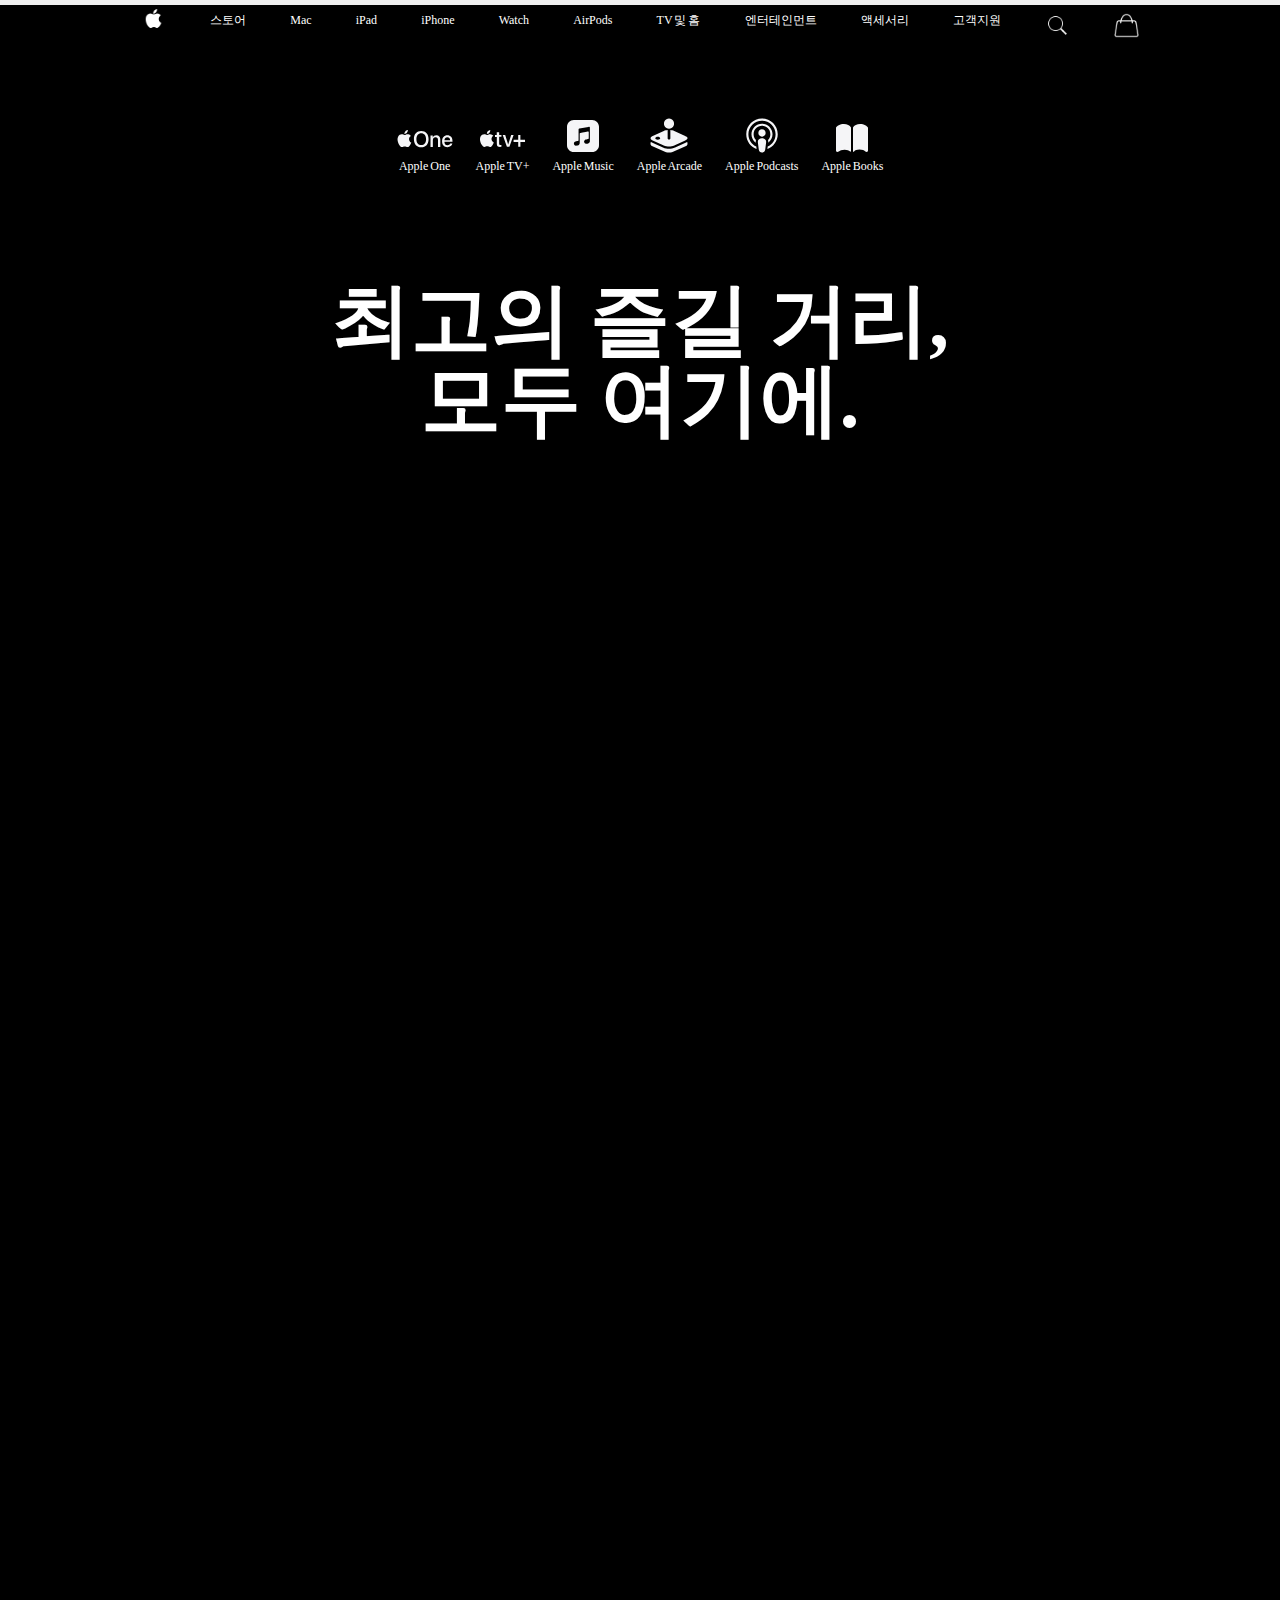
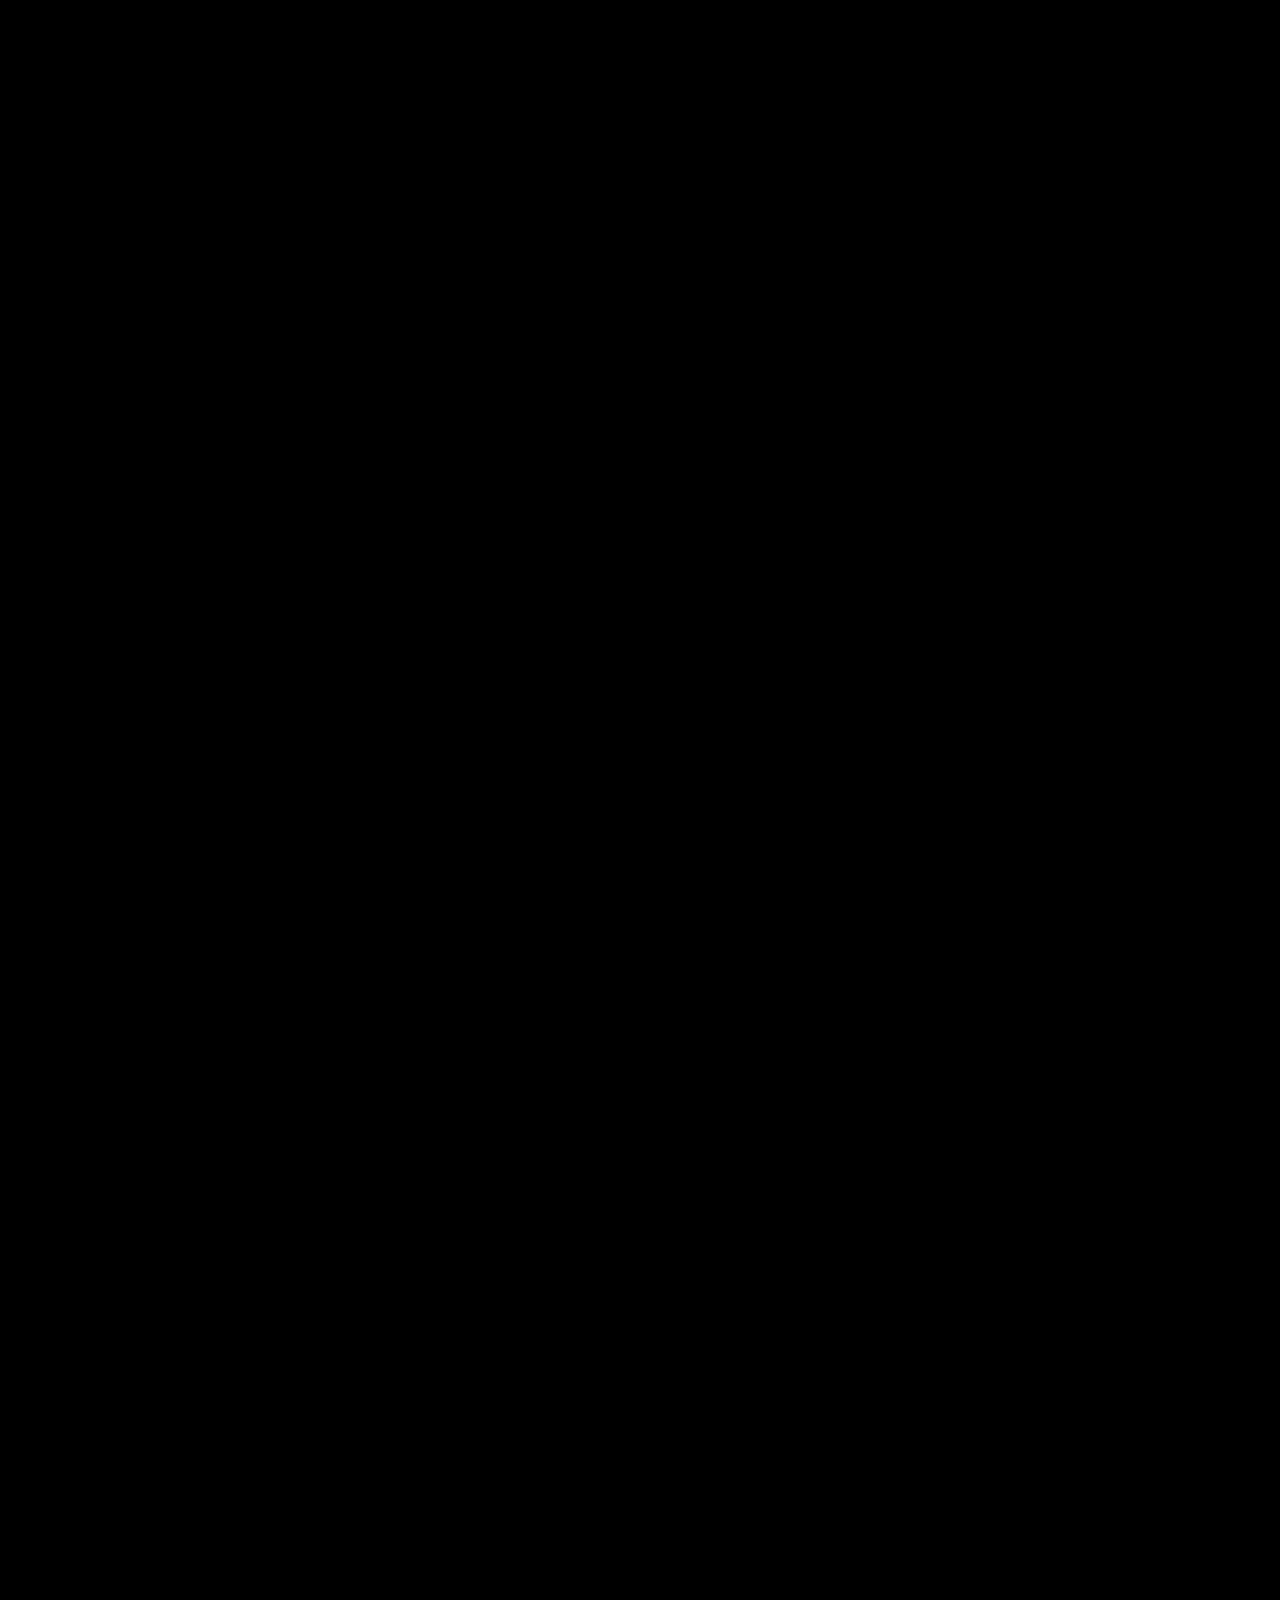
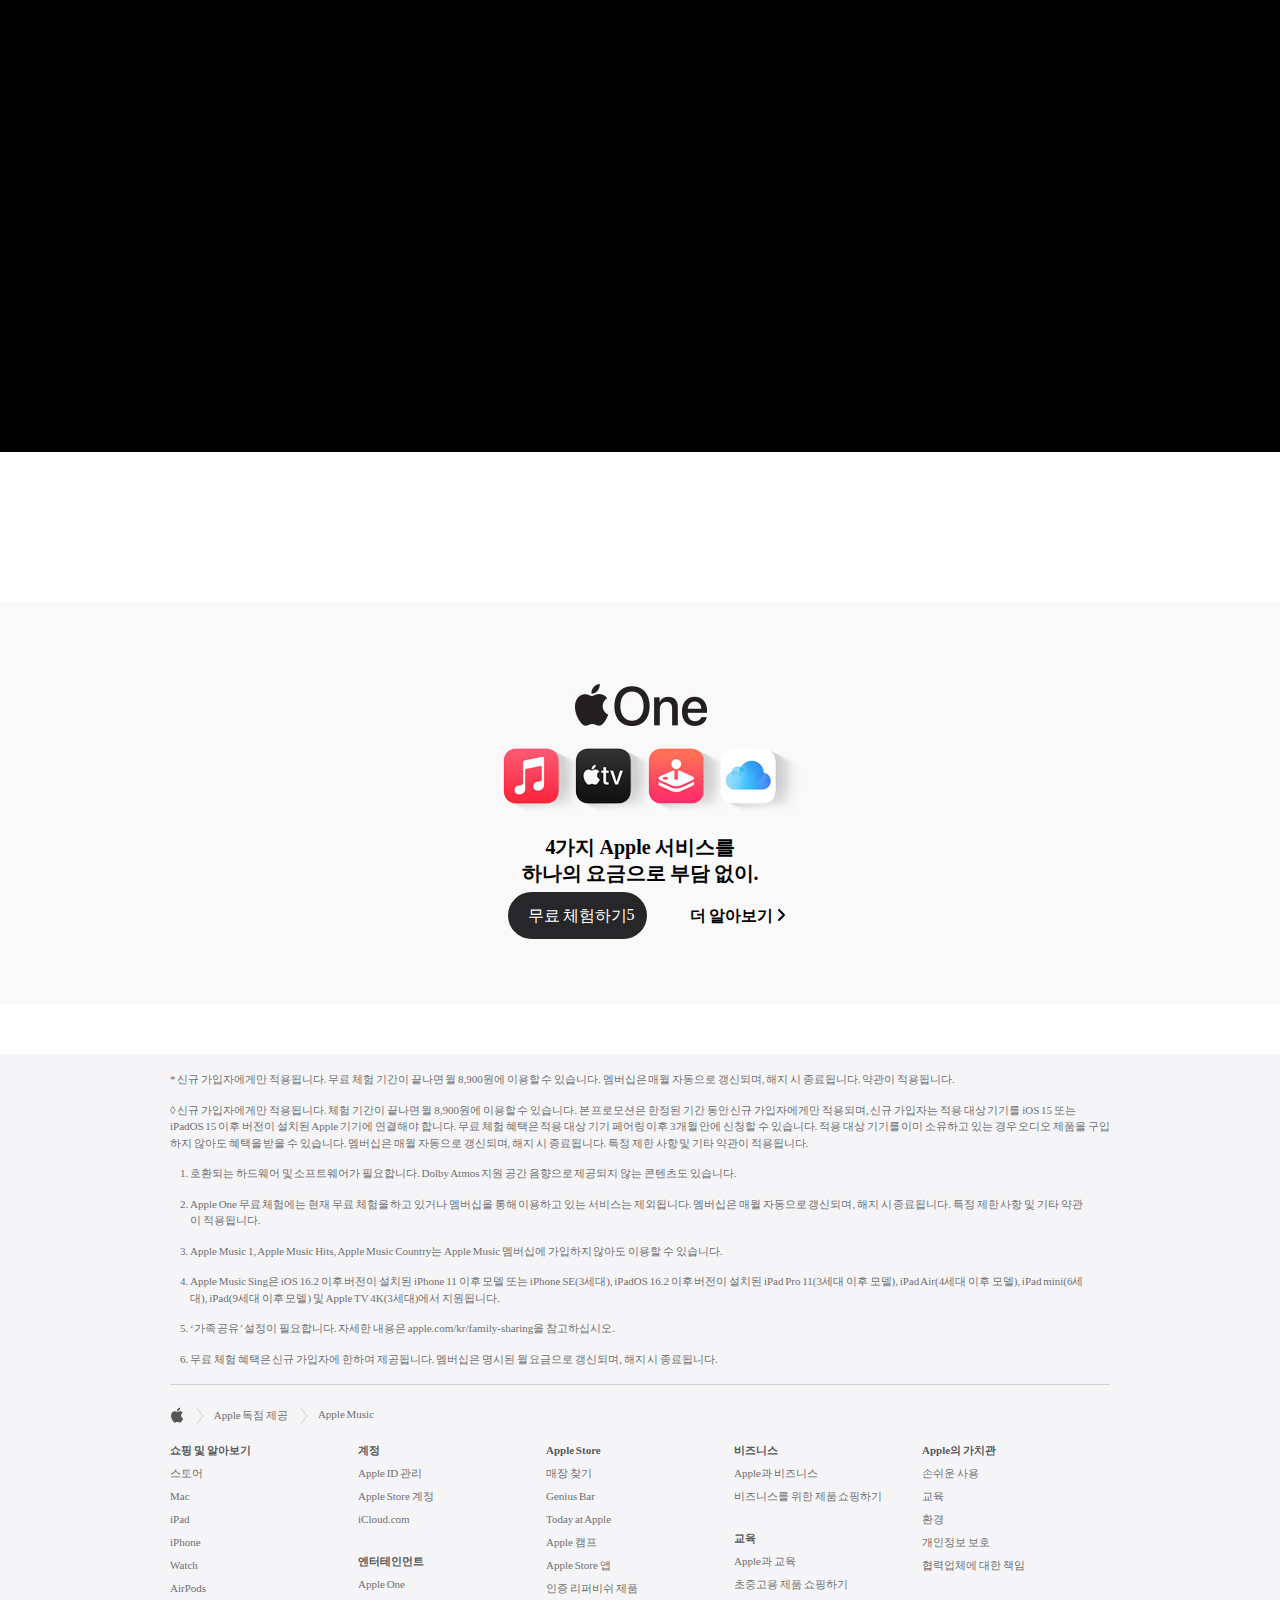
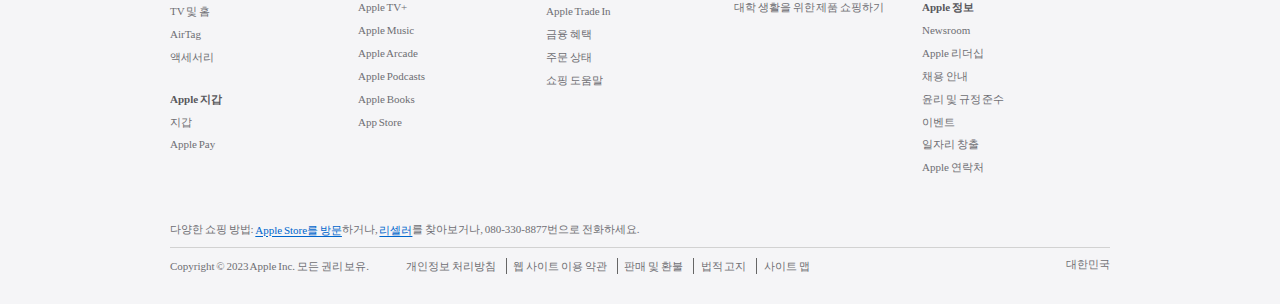
<file: Entertainment.html>
<!DOCTYPE html>
<html lang="ko">
<head>
  <meta charset="UTF-8">
  <meta http-equiv="X-UA-Compatible" content="IE=edge">
  <meta name="viewport" content="width=device-width, initial-scale=1.0">
  <title>엔터테인먼트 - 서비스 - Apple (KR)</title>
  <link rel="stylesheet" href="css/setting.css">
  <link rel="stylesheet" href="css/k_basic.css">
  <link rel="stylesheet" href="css/Entertainment.css">
  <link rel="stylesheet" href="css/k_media_1078.css">
  <link rel="stylesheet" href="css/k_media_734.css">
  <script src="js/prefixfree.min.js"></script>
  <script defer type="module" src="js/k_main.js"></script>
  <script defer src="js/Entertainment.js"></script>
</head>
<body>
  <header>
    <div class="pc">
      <div class="progress_bar_wrap">
      <div class="progress_bar"></div>
    </div>
  
    <div id="wrap">
      <div class="header1">
        <ul class="header_ul">
          <h1><a href="index.html"><img src="img/logo2.png" alt=""" /></a></h1>
          <li><a href="#">스토어</a></li>
          <li><a href="mac.html">Mac</a></li>
          <li><a href="ipad_pages.html">iPad</a></li>
          <li><a href="iPhone.html">iPhone</a></li>
          <li><a href="#">Watch</a></li>
          <li><a href="#">AirPods</a></li>
          <li><a href="#">TV 및 홈</a></li>
          <li><a href="Entertainment.html">엔터테인먼트</a></li>
          <li><a href="#">액세서리</a></li>
          <li><a href="sub02.html">고객지원</a></li>
          <li><a href="#"><img src="img/icon2.png" alt="" /></a></li>
          <li><a href="#"><img src="img/shopping2.png" alt="" /></a></li>
        </ul>
      </div>
  
      <!--header2에 마우스 올리면 나타나는 서브 메뉴-->
      <nav class="sub sub1">
        <div class="sub_container">
          <ul class="list">
            <li>
              <a href="#"><small>쇼핑하기</small></a>
            </li>
            <li>
              <a href="#"><b>최신 제품 쇼핑하기</b></a>
            </li>
            <li>
              <a href="#"><b>Mac</b></a>
            </li>
            <li>
              <a href="#"><b>iPad</b></a>
            </li>
            <li>
              <a href="#"><b>iPhone</b></a>
            </li>
            <li>
              <a href="#"><b>Apple Watch</b></a>
            </li>
            <li>
              <a href="#"><b>액세서리</b></a>
            </li>
          </ul>
          <ul class="list">
            <li><a href="#"><small>빠른 링크</small></a></li>
            <li><a href="#">매장 찾기</a></li>
            <li><a href="#">주문 상태</a></li>
            <li><a href="#">금융 혜택</a></li>
            <li><a href="#">Apple Trade In</a></li>
          </ul>
          <ul class="list">
            <li><a href="#"><small>특별 할인 쇼핑하기</small></a></li>
            <li><a href="#">인증 리퍼비쉬 제품</a></li>
            <li><a href="#">교육</a></li>
            <li><a href="#">비지니스</a></li>
          </ul>
        </div>
        <div class="bg-opacity"></div>
      </nav>
      <nav class="sub sub2">
        <div class="sub_container">
          <ul class="list">
            <li><a href="#"><small>Mac 살펴보기</small></a></li>
            <li><a href="#"><b>MacBook Air</b></a></li>
            <li><a href="#"><b>MacBook Pro</b></a></li>
            <li><a href="#"><b>iMac</b></a></li>
            <li><a href="#"><b>Mac mini</b></a></li>
            <li><a href="#"><b>Mac Studio</b></a></li>
            <li><a href="#"><b>Mac Pro</b></a></li>
            <li><a href="apple_display.html"><b>디스플레이</b></a></li>
            <li><a href="#">Mac 비교하기</a></li>
            <li><a href="#">Mac은 뭐든 척척</a></li>
            <li><a href="#">Mac 모두 살펴보기</a></li>
          </ul>
          <ul class="list">
            <li><a href="#"><small>Mac 쇼핑하기</small></a></li>
            <li><a href="mac_shopping.html">Mac 쇼핑하기</a></li>
            <li><a href="#">Mac 액세서리</a></li>
            <li><a href="#">금융 혜택</a></li>
            <li><a href="#">Apple Trade In</a></li>
          </ul>
          <ul class="list">
            <li><a href="#"><small>그 외 Mac 관련 항목</small></a></li>
            <li><a href="#">Mac 지원</a></li>
            <li><a href="#">macOS Ventura</a></li>
            <li><a href="#">연속성</a></li>
            <li><a href="#">iCloud</a></li>
            <li><a href="#">Mac과 비지니스</a></li>
            <li><a href="#">교육</a></li>
          </ul>
        </div>
        <div class="bg-opacity"></div>
      </nav>
      <nav class="sub sub3">
        <div class="sub_container">
          <ul class="list">
            <li><a href="#"><small>iPad 살펴보기</small></a></li>
            <li><a href="#"><b>iPad Pro</b></a></li>
            <li><a href="#"><b>iPad Air</b></a></li>
            <li><a href="#"><b>iPad</b></a></li>
            <li><a href="#"><b>iPad mini</b></a></li>
            <li><a href="#"><b>Apple Pencil</b></a></li>
            <li><a href="#"><b>키보드</b></a></li>
            <li><a href="ipad_pages.html">iPad 비교하기</a></li>
            <li><a href="#">iPad를 선택하는 이유</a></li>
            <li><a href="#">iPad 모두 살펴보기</a></li>
          </ul>
          <ul class="list">
            <li><a href="#"><small>iPad 쇼핑하기</small></a></li>
            <li><a href="#">iPad 쇼핑하기</a></li>
            <li><a href="#">iPad 액세서리</a></li>
            <li><a href="#">금융 혜택</a></li>
            <li><a href="#">Apple Trade In</a></li>
          </ul>
          <ul class="list">
            <li><a href="#"><small>그 외 iPad 관련 항목</small></a></li>
            <li><a href="#">iPad 지원</a></li>
            <li><a href="#">iPadOS 16</a></li>
            <li><a href="#">iCloud</a></li>
            <li><a href="#">교육</a></li>
          </ul>
        </div>
        <div class="bg-opacity"></div>
      </nav>
      <nav class="sub sub4">
        <div class="sub_container">
          <ul class="list">
            <li><a href="#"><small>iPhone 살펴보기</small></a></li>
            <li><a href="#"><b>iPhone 14 Pro</b></a></li>
            <li><a href="#"><b>iPhone 14</b></a></li>
            <li><a href="#"><b>iPhone 13</b></a></li>
            <li><a href="#"><b>iPhone 12</b></a></li>
            <li><a href="#"><b>iPhone SE</b></a></li>
            <li><a href="#">iPhone 비교하기</a></li>
            <li><a href="#">iPhone으로 갈아타기</a></li>
            <li><a href="#">iPhone 모두 살펴보기</a></li>
          </ul>
          <ul class="list">
            <li><a href="#"><small>iPhone 쇼핑하기</small></a></li>
            <li><a href="#">iPhone 쇼핑하기</a></li>
            <li><a href="#">iPhone 액세서리</a></li>
            <li><a href="#">Apple Trade In</a></li>
            <li><a href="#">금융 혜택</a></li>
          </ul>
          <ul class="list">
            <li><a href="#"><small>그 외 iPhone 관련 항목</small></a></li>
            <li><a href="#">iphone 지원</a></li>
            <li><a href="#">iOS 16</a></li>
            <li><a href="#">iPhone의 개인정보 보호</a></li>
            <li><a href="#">iCloud</a></li>
            <li><a href="#">Apple 지갑, Apple Pay</a></li>
            <li><a href="#">Siri</a></li>
          </ul>
        </div>
        <div class="bg-opacity"></div>
      </nav>
      <nav class="sub sub5">
        <div class="sub_container">
          <ul class="list">
            <li><a href="#"><small>Watch 살펴보기</small></a></li>
            <li><a href="#"><b>Apple Watch Ultra</b></a></li>
            <li><a href="#"><b>Apple Watch Series 8</b></a></li>
            <li><a href="#"><b>Apple Watch SE</b></a></li>
            <li><a href="#"><b>Apple Watch Nike</b></a></li>
            <li><a href="#"><b>Apple Watch Hermes</b></a></li>
            <li><a href="#">Watch 비교하기</a></li>
            <li><a href="#">Apple Watch를 선택하는 이유</a></li>
            <li><a href="#">Apple Watch 모두 살펴보기</a></li>
          </ul>
          <ul class="list">
            <li><a href="#"><small>Watch 쇼핑하기</small></a></li>
            <li><a href="#">Apple Watch 쇼핑하기</a></li>
            <li><a href="#">Apple Watch Studio</a></li>
            <li><a href="#">Apple Watch 밴드</a></li>
            <li><a href="#">Apple Watch 액세서리</a></li>
            <li><a href="#">금융 혜택</a></li>
            <li><a href="#">Apple Trade in</a></li>
          </ul>
          <ul class="list">
            <li><a href="#"><small>그 외 Watch 관련 항목</small></a></li>
            <li><a href="#">Apple Watch 지원</a></li>
            <li><a href="#">WatchOS 9</a></li>
          </ul>
        </div>
        <div class="bg-opacity"></div>
      </nav>
      <nav class="sub sub6">
        <div class="sub_container">
          <ul class="list">
            <li><a href="#"><small>AirPods 살펴보기</small></a></li>
            <li><a href="#"><b>AirPods 2세대</b></a></li>
            <li><a href="#"><b>AirPods 3세대</b></a></li>
            <li><a href="#"><b>AirPods Pro 2세대</b></a></li>
            <li><a href="#"><b>AirPods Max</b></a></li>
            <li><a href="#">AirPods 비교하기</a></li>
            <li><a href="#">AirPods 모두 살펴보기</a></li>
          </ul>
          <ul class="list">
            <li><a href="#"><small>AirPods 쇼핑하기</small></a></li>
            <li><a href="#">AirPods 쇼핑하기</a></li>
            <li><a href="#">AirPods 액세서리</a></li>
          </ul>
          <ul class="list">
            <li><a href="#"><small>그 외 AirPods 관련 항목</small></a></li>
            <li><a href="#">AirPods 지원</a></li>
            <li><a href="#">Apple Music</a></li>
          </ul>
        </div>
        <div class="bg-opacity"></div>
      </nav>
      <nav class="sub sub7">
        <div class="sub_container">
          <ul class="list">
            <li><a href="#"><small>TV 및 홈 살펴보기</small></a></li>
            <li><a href="#"><b>Apple TV 4K</b></a></li>
            <li><a href="#"><b>TV  및 홈 살펴보기</b></a></li>
          </ul>
          <ul class="list">
            <li><a href="#"><small>TV 및 홈 쇼핑하기</small></a></li>
            <li><a href="#">Apple TV 4K 쇼핑하기</a></li>
            <li><a href="#">Siri Remote 쇼핑하기</a></li>
            <li><a href="#">TV 및 홈 액세서리</a></li>
          </ul>
          <ul class="list">
            <li><a href="#"><small>그 외 TV 및 홈 관련 항목</small></a></li>
            <li><a href="#">Apple TV 지원</a></li>
            <li><a href="#">Apple TV 앱</a></li>
            <li><a href="#">Apple TV +</a></li>
            <li><a href="#">홈 앱</a></li>
            <li><a href="#">Apple Music</a></li>
            <li><a href="#">Siri</a></li>
            <li><a href="#">AirPlay</a></li>
          </ul>
        </div>
        <div class="bg-opacity"></div>
      </nav>
      <nav class="sub sub8">
        <div class="sub_container">
          <ul class="list">
            <li><a href="#"><small>엔터테이먼트 살펴보기</small></a></li>
            <li><a href="#"><b>Apple One</b></a></li>
            <li><a href="#"><b>Apple TV+</b></a></li>
            <li><a href="#"><b>Apple Music</b></a></li>
            <li><a href="#"><b>Apple Arcade</b></a></li>
            <li><a href="#"><b>Apple Podcasts</b></a></li>
            <li><a href="#"><b>Apple Books</b></a></li>
            <li><a href="#"><b>App store</b></a></li>
            <li><a href="#">엔터테이먼트 살펴보기</a></li>
          </ul>
          <ul class="list">
            <li><a href="#"><small>Apple TV+ 지원</small></a></li>
            <li><a href="#">Apple Music 지원</a></li>
          </ul>
        </div>
        <div class="bg-opacity"></div>
      </nav>
      <nav class="sub sub9">
        <div class="sub_container">
          <ul class="list">
            <li><a href="#"><small>액세서리 쇼핑하기</small></a></li>
            <li><a href="#"><b>Mac</b></a></li>
            <li><a href="#"><b>iPad</b></a></li>
            <li><a href="#"><b>iPhone</b></a></li>
            <li><a href="#"><b>Apple Watch</b></a></li>
            <li><a href="#"><b>AirPods</b></a></li>
            <li><a href="#"><b>TV 및 홈</b></a></li>
            <li><a href="#"><b>액세서리 모두 쇼핑하기</b></a></li>
          </ul>
          <ul class="list">
            <li><a href="#"><small>액세서리 살펴보기</small></a></li>
            <li><a href="#">Apple 제작 정품</a></li>
            <li><a href="#">Beats by Dr.Dre</a></li>
            <li><a href="#">AirTag</a></li>
          </ul> 
        </div>
        <div class="bg-opacity"></div>
      </nav>
      <nav class="sub sub10">
        <div class="sub_container">
          <ul class="list">
            <li><a href="#"><small>지원 상황 살펴보기</small></a></li>
            <li><a href="#"><b>iPhone</b></a></li>
            <li><a href="#"><b>Mac</b></a></li>
            <li><a href="#"><b>iPad</b></a></li>
            <li><a href="#"><b>Watch</b></a></li>
            <li><a href="#"><b>AirPods</b></a></li>
            <li><a href="#"><b>Music</b></a></li>
            <li><a href="#"><b>TV</b></a></li>
            <li><a href="#">지원 상황 살펴보기</a></li>
          </ul>
          <ul class="list">
            <li><a href="#"><small>도움받기</small></a></li>
            <li><a href="#">커뮤니티</a></li>
            <li><a href="#">보장 상태 확인하기</a></li>
            <li><a href="#">수리</a></li> 
            <li><a href="#">문의하기</a></li>
          </ul>
          <ul class="list">
            <li><a href="#"><small>유용한 주제</small></a></li>
            <li><a href="#">AppleCare+ 구입하기</a></li>
            <li><a href="#">Apple ID 및 암호</a></li>
            <li><a href="#">청구 및 구독</a></li>
            <li><a href="#">나의 찾기</a></li>
            <li><a href="#">손쉬운 사용</a></li>
          </ul>
        </div>  
        <div class="bg-opacity"></div>
      </nav>
    </div>
    </div>
    
  </header>
  <main>
    <div class="main_top_wrap"><!-- 상단부분 -->
      <div class="chapter_wrap"><!--엔터테이먼트 서브 바로가기 아이콘부분-->
        <div class="prev on">←</div>
        <div class="next">→</div>
        <ul class="chapters on">
          <li>
            <a href="#">
              <figure><img src="img/entert/apple_one_dark.svg" alt=""></figure>
              <span>Apple One</span>
            </a>
          </li>
          <li>
            <a href="#">
              <figure><img src="img/entert/apple_tv_plus_dark.svg" alt=""></figure>
              <span>Apple TV+</span>
            </a>
          </li>
          <li>
            <a href="#">
              <figure><img src="img/entert/apple_music_dark.svg" alt=""></figure>
              <span>Apple Music</span>
            </a>
          </li>
          <li>
            <a href="#">
              <figure><img src="img/entert/apple_arcade_dark.svg" alt=""></figure>
              <span>Apple Arcade</span>
            </a>
          </li>
          <li>
            <a href="#">
              <figure><img src="img/entert/podcasts_dark.svg" alt=""></figure>
              <span>Apple Podcasts</span>
            </a>
          </li>
          <li>
            <a href="#">
              <figure><img src="img/entert/books_dark.svg" alt=""></figure>
              <span>Apple Books</span>
            </a>
          </li>
        </ul>
      </div>
      <div class="title">
        <h1 class="on">
          최고의 즐길 거리,<br>
          모두 여기에.
        </h1>
        <div class="title_sub">
          <p class="on">
            각종 수상에 빛나는 영화, 정주행을 부르는 프로그램,<br class="on"> 공간 음향으로 마스터링된 최애 음악,<br> 여기에 방대한 스케일의 모바일 게임 컬렉션까지.<br class="on"> 오직 Apple에서만 누릴 수 있는 최고의<br> 엔터테인먼트와 경험을 만나보세요.
          </p>
        </div>
      </div>
      <div class="banner_wrap on">
        <div class="banner on">
          <div class="banner_icon">
            <img src="img/entert/logo_apple_one.jpg" alt="애플 one 로고">
          </div>
          <div class="banner_info">
            <p>4가지 Apple 서비스를 <br class="on"> 하나의 요금으로 부담 없이.</p>
          </div>
          <div class="banner_more">
            <a href="#"><span>더 알아보기</span></a>
          </div>
        </div>
      </div>
      
    </div>
    <div class="video_scroll_wrap on"><!--스크롤 기능 부분-->
      <section class="section1 section">
        <div class="video">
          <img src="img/entert/tv_startframe.jpg" alt="티비스타트">
          <div class="video_info_wrap">
            <div class="video_info">
              <div class="video_info_top">
                <img src="img/entert/apple_tv_icon.png" alt="">
                <h2>Apple TV+ </h2>
                <span>One 번들에 포함</span>
              </div>
              <div class="video_info_bottom">
                <p>
                  수상에 빛나는 <br class="on"> Apple Original 콘텐츠<br>
                  스트리밍을 모든 화면에서.
                </p>
              </div>
            </div>
            <div class="video_button">
              <a href="#"><span class="video_free">무료 체험하기<sup>1</sup></span></a>
              <a href="#"><span class="video_more">더 알아보기</span></a>
            </div>
          </div>
        </div>
        <div class="slider_wrap">
          <div class="slider">
            <ul>
              <li data-id="slider-item-0">
                <div class="slider_img">
                  <img src="img/entert/slider1/slider_img1.jpg" alt="'보리스 베커, 세상에 맞서다'">
                  <span>지금 시청하기</span>
                </div>
                <div class="slider_info">
                  <p class="slider_title">
                    '보리스 베커, 세상에 맞서다' - Boom! Boom! The World vs Boris Becker
                  </p>
                  <p class="slider_subtitle">
                    다큐멘터리
                  </p>
                </div>
              </li>
              <li data-id="slider-item-1">
                <div class="slider_img">
                  <img src="img/entert/slider1/slider_img2.jpg" alt="'고스팅'">
                  <span>지금 시청하기</span>
                </div>
                <div class="slider_info">
                  <p class="slider_title">
                    '고스팅' - Ghosted
                  </p>
                  <p class="slider_subtitle">
                    액션
                  </p>
                </div>
              </li>
              <li data-id="slider-item-2">
                <div class="slider_img">
                  <img src="img/entert/slider1/slider_img3.jpg" alt="'신의 물방울'">
                  <span>지금 시청하기</span>
                </div>
                <div class="slider_info">
                  <p class="slider_title">
                    '신의 물방울' - Drops of God
                  </p>
                  <p class="slider_subtitle">
                    드라마
                  </p>
                </div>
              </li>
              <li  data-id="slider-item-3">
                <div class="slider_img">
                  <img src="img/entert/slider1/slider_img4.jpg" alt="'자이언트: 거대 동물의 생존 방식’">
                  <span>지금 시청하기</span>
                </div>
                <div class="slider_info">
                  <p class="slider_title">
                    '자이언트: 거대 동물의 생존 방식’ - Big Beasts
                  </p>
                  <p class="slider_subtitle">
                    다큐멘터리
                  </p>
                </div>
              </li>
              <li data-id="slider-item-4">
                <div class="slider_img">
                  <img src="img/entert/slider1/slider_img5.jpg" alt="'넥스트 컨트리 슈퍼스타'">
                  <span>지금 시청하기</span>
                </div>
                <div class="slider_info">
                  <p class="slider_title">
                    '넥스트 컨트리 슈퍼스타' - My Kind of Country
                  </p>
                  <p class="slider_subtitle">
                    리얼리티
                  </p>
                </div>
              </li>
              <li data-id="slider-item-5">
                <div class="slider_img">
                  <img src="img/entert/slider1/slider_img6.jpg" alt="'제인'">
                  <span>지금 시청하기</span>
                </div>
                <div class="slider_info">
                  <p class="slider_title">
                    '제인' - Jane
                  </p>
                  <p class="slider_subtitle">
                    키즈 & 가족
                  </p>
                </div>
              </li>
              <li data-id="slider-item-6">
                <div class="slider_img">
                  <img src="img/entert/slider1/slider_img7.jpg" alt="'그가 나에게 말하지 않은 것'">
                  <span>지금 시청하기</span>
                </div>
                <div class="slider_info">
                  <p class="slider_title">
                    '그가 나에게 말하지 않은 것' - The Last Thing He Told Me
                  </p>
                  <p class="slider_subtitle">
                    미스테리
                  </p>
                </div>
              </li>
              <li data-id="slider-item-7">
                <div class="slider_img">
                  <img src="img/entert/slider1/slider_img8.jpg" alt="'테드 래소'">
                  <span>지금 시청하기</span>
                </div>
                <div class="slider_info">
                  <p class="slider_title">
                    '테드 래소' - Ted Lasso
                  </p>
                  <p class="slider_subtitle">
                    코미디
                  </p>
                </div>
              </li>
              <li data-id="slider-item-8">
                <div class="slider_img">
                  <img src="img/entert/slider1/slider_img9.jpg" alt="'테트리스'">
                  <span>지금 시청하기</span>
                </div>
                <div class="slider_info">
                  <p class="slider_title">
                    '테트리스' - Tetris
                  </p>
                  <p class="slider_subtitle">
                    스릴러
                  </p>
                </div>
              </li>
              <li data-id="slider-item-9">
                <div class="slider_img">
                  <img src="img/entert/slider1/slider_img10.jpg" alt="'아기 부엉이 에바의 일기'">
                  <span>지금 시청하기</span>
                </div>
                <div class="slider_info">
                  <p class="slider_title">
                    '아기 부엉이 에바의 일기' - Eva the Owlet
                  </p>
                  <p class="slider_subtitle">
                    키즈 & 가족
                  </p>
                </div>
              </li>
              <li data-id="slider-item-10">
                <div class="slider_img">
                  <img src="img/entert/slider1/slider_img11.jpg" alt="'친애하는…'">
                  <span>지금 시청하기</span>
                </div>
                <div class="slider_info">
                  <p class="slider_title">
                    '친애하는…' - Dear…
                  </p>
                  <p class="slider_subtitle">
                    다큐멘터리
                  </p>
                </div>
              </li>
              <li data-id="slider-item-11">
                <div class="slider_img">
                  <img src="img/entert/slider1/slider_img12.jpg" alt="'운명을 읽는 기계'">
                  <span>지금 시청하기</span>
                </div>
                <div class="slider_info">
                  <p class="slider_title">
                    '운명을 읽는 기계' - The Big Door Prize
                  </p>
                  <p class="slider_subtitle">
                    코미디
                  </p>
                </div>
              </li>
              <li data-id="slider-item-12">
                <div class="slider_img">
                  <img src="img/entert/slider1/slider_img13.jpg" alt="'슈미가둔!'">
                  <span>지금 시청하기</span>
                </div>
                <div class="slider_info">
                  <p class="slider_title">
                    '슈미가둔!' - Schmigadoon!
                  </p>
                  <p class="slider_subtitle">
                    코미디
                  </p>
                </div>
              </li>
              <li data-id="slider-item-13">
                <div class="slider_img">
                  <img src="img/entert/slider1/slider_img14.jpg" alt="'2050: 벼랑 끝 인류'">
                  <span>지금 시청하기</span>
                </div>
                <div class="slider_info">
                  <p class="slider_title">
                    '2050: 벼랑 끝 인류' - Extrapolations
                  </p>
                  <p class="slider_subtitle">
                    드라마
                  </p>
                </div>
              </li>
            </ul>
            
          </div>
        </div>
      </section>
      <section class="section2 section">
        <div class="video">
          <img src="img/entert/music_startframe.jpg" alt="뮤직스타트">
          <div class="video_info_wrap">
            <div class="video_info">
              <div class="video_info_top">
                <img src="img/entert/music_icon.png" alt="">
                <h2>Apple Music </h2>
                <span>One 번들에 포함</span>
              </div>
              <div class="video_info_bottom">
                <p>
                  최애곡을 Dolby Atmos 지원 <br>
                  공간 음향으로.<sup>2</sup>
                </p>
              </div>
            </div>
            <div class="video_button">
              <a href="#"><span class="video_free">무료 체험하기<sup>3</sup></span></a>
              <a href="#"><span class="video_more">더 알아보기</span></a>
            </div>
          </div>
        </div>
        <div class="slider_wrap">
          <div class="slider">
            <ul>
              <li data-id="slider-item-0">
                <div class="slider_img">
                  <img src="img/entert/slider2/slider2_img1.jpg" alt="편안한 피아노 음악">
                  <span>지금 듣기</span>
                </div>
                <div class="slider_info">
                  <p class="slider_title">
                    편안한 피아노 음악
                  </p>
                  <p class="slider_subtitle">
                    Apple Music Classical
                  </p>
                </div>
              </li>
              <li data-id="slider-item-1">
                <div class="slider_img">
                  <img src="img/entert/slider2/slider2_img2.jpg" alt="Rap Life">
                  <span>지금 듣기</span>
                </div>
                <div class="slider_info">
                  <p class="slider_title">
                    Rap Life
                  </p>
                  <p class="slider_subtitle">
                    Apple Music 힙합/랩
                  </p>
                </div>
              </li>
              <li data-id="slider-item-2">
                <div class="slider_img">
                  <img src="img/entert/slider2/slider2_img3.jpg" alt="A-List: K-Pop">
                  <span>지금 듣기</span>
                </div>
                <div class="slider_info">
                  <p class="slider_title">
                    A-List: K-Pop
                  </p>
                  <p class="slider_subtitle">
                    Apple Music K-Pop
                  </p>
                </div>
              </li>
              <li data-id="slider-item-3">
                <div class="slider_img">
                  <img src="img/entert/slider2/slider2_img4.jpg" alt="끝없는 빗소리">
                  <span>지금 듣기</span>
                </div>
                <div class="slider_info">
                  <p class="slider_title">
                    끝없는 빗소리
                  </p>
                  <p class="slider_subtitle">
                    Apple Music 숙면
                  </p>
                </div>
              </li>
              <li data-id="slider-item-4">
                <div class="slider_img">
                  <img src="img/entert/slider2/slider2_img5.jpg" alt="danceXL">
                  <span>지금 듣기</span>
                </div>
                <div class="slider_info">
                  <p class="slider_title">
                    danceXL
                  </p>
                  <p class="slider_subtitle">
                    Apple Music 댄스
                  </p>
                </div>
              </li>
              <li data-id="slider-item-5">
                <div class="slider_img">
                  <img src="img/entert/slider2/slider2_img6.jpg" alt="서울 어반 사운드">
                  <span>지금 듣기</span>
                </div>
                <div class="slider_info">
                  <p class="slider_title">
                    서울 어반 사운드
                  </p>
                  <p class="slider_subtitle">
                    Apple Music
                  </p>
                </div>
              </li>
              <li data-id="slider-item-6">
                <div class="slider_img">
                  <img src="img/entert/slider2/slider2_img7.jpg" alt="ALT CTRL">
                  <span>지금 듣기</span>
                </div>
                <div class="slider_info">
                  <p class="slider_title">
                    ALT CTRL
                  </p>
                  <p class="slider_subtitle">
                    Apple Music 얼터너티브
                  </p>
                </div>
              </li>
              <li data-id="slider-item-7">
                <div class="slider_img">
                  <img src="img/entert/slider2/slider2_img8.jpg" alt="오늘의 어쿠스틱">
                  <span>지금 듣기</span>
                </div>
                <div class="slider_info">
                  <p class="slider_title">
                    오늘의 어쿠스틱
                  </p>
                  <p class="slider_subtitle">
                    Apple Music 어쿠스틱
                  </p>
                </div>
              </li>
              <li data-id="slider-item-8">
                <div class="slider_img">
                  <img src="img/entert/slider2/slider2_img9.jpg" alt="A-List Pop">
                  <span>지금 듣기</span>
                </div>
                <div class="slider_info">
                  <p class="slider_title">
                    A-List Pop
                  </p>
                  <p class="slider_subtitle">
                    Apple Music 팝
                  </p>
                </div>
              </li>
              <li data-id="slider-item-9">
                <div class="slider_img">
                  <img src="img/entert/slider2/slider2_img10.jpg" alt="대한민국 대표 힙합">
                  <span>지금 듣기</span>
                </div>
                <div class="slider_info">
                  <p class="slider_title">
                    대한민국 대표 힙합
                  </p>
                  <p class="slider_subtitle">
                    Apple Music 힙합/랩
                  </p>
                </div>
              </li>
              <li data-id="slider-item-10">
                <div class="slider_img">
                  <img src="img/entert/slider2/slider2_img11.jpg" alt="오늘의 신곡">
                  <span>지금 듣기</span>
                </div>
                <div class="slider_info">
                  <p class="slider_title">
                    오늘의 신곡
                  </p>
                  <p class="slider_subtitle">
                    Apple Music
                  </p>
                </div>
              </li>
              <li data-id="slider-item-11">
                <div class="slider_img">
                  <img src="img/entert/slider2/slider2_img12.jpg" alt="">
                  <span>지금 듣기</span>
                </div>
                <div class="slider_info">
                  <p class="slider_title">
                    칠 아웃 K-Pop
                  </p>
                  <p class="slider_subtitle">
                    Apple Music K-Pop
                  </p>
                </div>
              </li>
              <li data-id="slider-item-12">
                <div class="slider_img">
                  <img src="img/entert/slider2/slider2_img13.jpg" alt="새로운 록 사운드">
                  <span>지금 듣기</span>
                </div>
                <div class="slider_info">
                  <p class="slider_title">
                    새로운 록 사운드
                  </p>
                  <p class="slider_subtitle">
                    Apple Music 록
                  </p>
                </div>
              </li>
              <li data-id="slider-item-13">
                <div class="slider_img">
                  <img src="img/entert/slider2/slider2_img14.jpg" alt="R&B Now">
                  <span>지금 듣기</span>
                </div>
                <div class="slider_info">
                  <p class="slider_title">
                    R&B Now
                  </p>
                  <p class="slider_subtitle">
                    Apple Music R&B
                  </p>
                </div>
              </li>
            </ul>
            
          </div>
        </div>
      </section>
      <section class="section3 section">
        <div class="video">
          <img src="img/entert/arcade_startframe_jetpack.jpg" alt="아케이드 제트팩">
          <div class="video_info_wrap">
            <div class="video_info">
              <div class="video_info_top">
                <img src="img/entert/arcade_icon.png" alt="">
                <h2> Apple Arcade </h2>
                <span>One 번들에 포함</span>
              </div>
              <div class="video_info_bottom">
                <p>
                  남녀노소 누구나 즐길 수 있는<br>
                  최고의 모바일 게임 컬렉션.
                </p>
              </div>
            </div>
            <div class="video_button">
              <a href="#"><span class="video_free">무료 체험하기<sup>4</sup></span></a>
              <a href="#"><span class="video_more">더 알아보기</span></a>
            </div>
          </div>
        </div>
        <div class="slider_wrap">
          <div class="slider">
            <ul>
              <li data-id="slider-item-0">
                <div class="slider_img">
                  <img src="img/entert/slider3/slider3_img1.jpg" alt="NBA 2K23 Arcade Edition">
                  <span>지금 플레이하기</span>
                </div>
                <div class="slider_info">
                  <p class="slider_title">
                    NBA 2K23 Arcade Edition
                  </p>
                  <p class="slider_subtitle">
                    marquee-subtitle
                  </p>
                </div>
              </li>
              <li data-id="slider-item-1">
                <div class="slider_img">
                  <img src="img/entert/slider3/slider3_img2.jpg" alt="My Little Pony: 메어 머지">
                  <span>지금 플레이하기</span>
                </div>
                <div class="slider_info">
                  <p class="slider_title">
                    My Little Pony: 메어 머지
                  </p>
                  <p class="slider_subtitle">
                    가족
                  </p>
                </div>
              </li>
              <li data-id="slider-item-2">
                <div class="slider_img">
                  <img src="img/entert/slider3/slider3_img3.jpg" alt="Football Manager 2023 Touch">
                  <span>지금 플레이하기</span>
                </div>
                <div class="slider_info">
                  <p class="slider_title">
                    Football Manager 2023 Touch
                  </p>
                  <p class="slider_subtitle">
                    스포츠
                  </p>
                </div>
              </li>
              <li data-id="slider-item-3">
                <div class="slider_img">
                  <img src="img/entert/slider3/slider3_img4.jpg" alt="Jetpack Joyride 2">
                  <span>지금 플레이하기</span>
                </div>
                <div class="slider_info">
                  <p class="slider_title">
                    Jetpack Joyride 2
                  </p>
                  <p class="slider_subtitle">
                    액션
                  </p>
                </div>
              </li>
              <li data-id="slider-item-4">
                <div class="slider_img">
                  <img src="img/entert/slider3/slider3_img5.jpg" alt="쿠킹마마：새로운 주방">
                  <span>지금 플레이하기</span>
                </div>
                <div class="slider_info">
                  <p class="slider_title">
                    쿠킹마마：새로운 주방
                  </p>
                  <p class="slider_subtitle">
                    가족
                  </p>
                </div>
              </li>
              <li data-id="slider-item-5">
                <div class="slider_img">
                  <img src="img/entert/slider3/slider3_img6.jpg" alt="Shovel Knight Dig">
                  <span>지금 플레이하기</span>
                </div>
                <div class="slider_info">
                  <p class="slider_title">
                    Shovel Knight Dig
                  </p>
                  <p class="slider_subtitle">
                    액션
                  </p>
                </div>
              </li>
              <li data-id="slider-item-6">
                <div class="slider_img">
                  <img src="img/entert/slider3/slider3_img7.jpg" alt="Subway Surfers Tag">
                  <span>지금 플레이하기</span>
                </div>
                <div class="slider_info">
                  <p class="slider_title">
                    Subway Surfers Tag
                  </p>
                  <p class="slider_subtitle">
                    액션
                  </p>
                </div>
              </li>
              <li data-id="slider-item-7">
                <div class="slider_img">
                  <img src="img/entert/slider3/slider3_img8.jpg" alt="Warped Kart Racers">
                  <span>지금 플레이하기</span>
                </div>
                <div class="slider_info">
                  <p class="slider_title">
                    Warped Kart Racers
                  </p>
                  <p class="slider_subtitle">
                    레이싱
                  </p>
                </div>
              </li>
              <li data-id="slider-item-8">
                <div class="slider_img">
                  <img src="img/entert/slider3/slider3_img9.jpg" alt="Sneaky Sasquatch">
                  <span>지금 플레이하기</span>
                </div>
                <div class="slider_info">
                  <p class="slider_title">
                    Sneaky Sasquatch
                  </p>
                  <p class="slider_subtitle">
                    어드벤처
                  </p>
                </div>
              </li>
              <li data-id="slider-item-9">
                <div class="slider_img">
                  <img src="img/entert/slider3/slider3_img10.jpg" alt="Angry Birds Reloaded">
                  <span>지금 플레이하기</span>
                </div>
                <div class="slider_info">
                  <p class="slider_title">
                    Angry Birds Reloaded
                  </p>
                  <p class="slider_subtitle">
                    액션
                  </p>
                </div>
              </li>
              <li data-id="slider-item-10">
                <div class="slider_img">
                  <img src="img/entert/slider3/slider3_img11.jpg" alt="Solitaire by MobilityWare+">
                  <span>지금 플레이하기</span>
                </div>
                <div class="slider_info">
                  <p class="slider_title">
                    Solitaire by MobilityWare+
                  </p>
                  <p class="slider_subtitle">
                    카드
                  </p>
                </div>
              </li>
              <li data-id="slider-item-11">
                <div class="slider_img">
                  <img src="img/entert/slider3/slider3_img12.jpg" alt="Mini Motorways">
                  <span>지금 플레이하기</span>
                </div>
                <div class="slider_info">
                  <p class="slider_title">
                    Mini Motorways
                  </p>
                  <p class="slider_subtitle">
                    전략
                  </p>
                </div>
              </li>
              <li data-id="slider-item-12">
                <div class="slider_img">
                  <img src="img/entert/slider3/slider3_img13.jpg" alt="SpongeBob: Patty Pursuit">
                  <span>지금 플레이하기</span>
                </div>
                <div class="slider_info">
                  <p class="slider_title">
                    SpongeBob: Patty Pursuit
                  </p>
                  <p class="slider_subtitle">
                    어드벤처
                  </p>
                </div>
              </li>
              <li data-id="slider-item-13">
                <div class="slider_img">
                  <img src="img/entert/slider3/slider3_img14.jpg" alt="Sonic Racing">
                  <span>지금 플레이하기</span>
                </div>
                <div class="slider_info">
                  <p class="slider_title">
                    Sonic Racing
                  </p>
                  <p class="slider_subtitle">
                    레이싱
                  </p>
                </div>
              </li>
            </ul>
            
          </div>
        </div>
      </section>
    </div>
    <div class="main_bottom_wrap"><!-- 하단부분 -->
      <div class="bottom_banner">
        <div class="bottom_title">
          <img src="img/entert/full_apple_one.jpg" alt="apple one logo">
        </div>
        <div class="bottom_icon">
          <img src="img/entert/apple_services_icons.png" alt="music,tv,arcade,cloud icons">
        </div>
        <div class="bottom_info">
          <p>
            4가지 Apple 서비스를<br> 
            하나의 요금으로 부담 없이.
          </p>
        </div>
        <div class="bottom_buttons">
          <a href="#"><span class="bottom_free">무료 체험하기<sup>5</sup></span></a>
          <a href="#"><span class="bottom_more">더 알아보기</span></a>
        </div>
      </div>
    </div>
  </main>
  
  <footer id="footer">
    <div class="inner">
      <section class="footer_notice">
        <p>* 신규 가입자에게만 적용됩니다. 무료 체험 기간이 끝나면 월 8,900원에 이용할 수 있습니다. 멤버십은 매월 자동으로 갱신되며, 해지 시 종료됩니다. 약관이 적용됩니다.</p>
        <p>◊ 신규 가입자에게만 적용됩니다. 체험 기간이 끝나면 월 8,900원에 이용할 수 있습니다. 본 프로모션은 한정된 기간 동안 신규 가입자에게만 적용되며, 신규 가입자는 적용 대상 기기를 iOS 15 또는 iPadOS 15 이후 버전이 설치된 Apple 기기에 연결해야 합니다. 무료 체험 혜택은 적용 대상 기기 페어링 이후 3개월 안에 신청할 수 있습니다. 적용 대상 기기를 이미 소유하고 있는 경우 오디오 제품을 구입하지 않아도 혜택을 받을 수 있습니다. 멤버십은 매월 자동으로 갱신되며, 해지 시 종료됩니다. 특정 제한 사항 및 기타 약관이 적용됩니다.</p>
        <ol>
          <li>호환되는 하드웨어 및 소프트웨어가 필요합니다. Dolby Atmos 지원 공간 음향으로 제공되지 않는 콘텐츠도 있습니다.</li>
          <li>Apple One 무료 체험에는 현재 무료 체험을 하고 있거나 멤버십을 통해 이용하고 있는 서비스는 제외됩니다. 멤버십은 매월 자동으로 갱신되며, 해지 시 종료됩니다. 특정 제한 사항 및 기타 약관이 적용됩니다.</li>
          <li>Apple Music 1, Apple Music Hits, Apple Music Country는 Apple Music 멤버십에 가입하지 않아도 이용할 수 있습니다.</li>
          <li>Apple Music Sing은 iOS 16.2 이후 버전이 설치된 iPhone 11 이후 모델 또는 iPhone SE(3세대), iPadOS 16.2 이후 버전이 설치된 iPad Pro 11(3세대 이후 모델), iPad Air(4세대 이후 모델), iPad mini(6세대), iPad(9세대 이후 모델) 및 Apple TV 4K(3세대)에서 지원됩니다.</li>
          <li>‘가족 공유’ 설정이 필요합니다. 자세한 내용은 apple.com/kr/family-sharing을 참고하십시오.</li>
          <li>무료 체험 혜택은 신규 가입자에 한하여 제공됩니다. 멤버십은 명시된 월 요금으로 갱신되며, 해지 시 종료됩니다.</li>
        </ol>
      </section>

      <div class="nav">
        <ul>
          <li class="footer_logo"><a href="#">logo</a></li>
          <li><a href="#">Apple 독점 제공</a></li>
          <li>Apple Music</li>
        </ul>
      </div>

      <div class="footer_list_wrap">
        <div class="footer_list">
          <div class="footer_list_top">
            <h3>쇼핑 및 알아보기</h3>
            <ul>
              <li><a href="#">스토어</a></li>
              <li><a href="#">Mac</a></li>
              <li><a href="#">iPad</a></li>
              <li><a href="#">iPhone</a></li>
              <li><a href="#">Watch</a></li>
              <li><a href="#">AirPods</a></li>
              <li><a href="#">TV 및 홈</a></li>
              <li><a href="#">AirTag</a></li>
              <li><a href="#">액세서리</a></li>
            </ul>
          </div>
          <div class="footer_list_bottom">
            <h3>Apple 지갑</h3>
            <ul>
              <li><a href="#">지갑</a></li>
              <li><a href="#">Apple Pay</a></li>
            </ul>
          </div>
        </div>

        <div class="footer_list">
          <div class="footer_list_top">
            <h3>계정</h3>
            <ul>
              <li><a href="#">Apple ID 관리</a></li>
              <li><a href="#">Apple Store 계정</a></li>
              <li><a href="#">iCloud.com</a></li>
            </ul>
          </div>
          <div class="footer_list_bottom">
            <h3>엔터테인먼트</h3>
            <ul>
              <li><a href="#">Apple One</a></li>
              <li><a href="#">Apple TV+</a></li>
              <li><a href="#">Apple Music</a></li>
              <li><a href="#">Apple Arcade</a></li>
              <li><a href="#">Apple Podcasts</a></li>
              <li><a href="#">Apple Books</a></li>
              <li><a href="#">App Store</a></li>
            </ul>
          </div>
        </div>

        <div class="footer_list">
          <h3>Apple Store</h3>
          <ul>
            <li><a href="#">매장 찾기</a></li>
            <li><a href="#">Genius Bar</a></li>
            <li><a href="#">Today at Apple</a></li>
            <li><a href="#">Apple 캠프</a></li>
            <li><a href="#">Apple Store 앱</a></li>
            <li><a href="#">인증 리퍼비쉬 제품</a></li>
            <li><a href="#">Apple Trade In</a></li>
            <li><a href="#">금융 혜택</a></li>
            <li><a href="#">주문 상태</a></li>
            <li><a href="#">쇼핑 도움말</a></li>
          </ul>
        </div>

        <div class="footer_list">
          <div class="footer_list_top">
            <h3>비즈니스</h3>
            <ul>
              <li><a href="#">Apple과 비즈니스</a></li>
              <li><a href="#">비즈니스를 위한 제품 쇼핑하기</a></li>
            </ul>
          </div>
          <div class="footer_list_bottom">
            <h3>교육</h3>
            <ul>
              <li><a href="#">Apple과 교육</a></li>
              <li><a href="#">초중고용 제품 쇼핑하기</a></li>
              <li><a href="#">대학 생활을 위한 제품 쇼핑하기</a></li>
            </ul>
          </div>
        </div>

        <div class="footer_list">
          <div class="footer_list_top">
            <h3>Apple의 가치관</h3>
            <ul>
              <li><a href="#">손쉬운 사용</a></li>
              <li><a href="#">교육</a></li>
              <li><a href="#">환경</a></li>
              <li><a href="#">개인정보 보호</a></li>
              <li><a href="#">협력업체에 대한 책임</a></li>
            </ul>
          </div>
          <div class="footer_list_bottom">
            <h3>Apple 정보</h3>
            <ul>
              <li><a href="#">Newsroom</a></li>
              <li><a href="#">Apple 리더십</a></li>
              <li><a href="#">채용 안내</a></li>
              <li><a href="#">윤리 및 규정 준수</a></li>
              <li><a href="#">이벤트</a></li>
              <li><a href="#">일자리 창출</a></li>
              <li><a href="#">Apple 연락처</a></li>
            </ul>
          </div>
        </div>

      </div>

      <div class="footer_bottom">
        <div class="footer_shopping">
          다양한 쇼핑 방법: <a href="#">Apple Store를 방문</a>하거나, <a href="#">리셀러</a>를 찾아보거나, 080-330-8877번으로 전화하세요.
        </div>

        <div class="footer_locale">
          <a href="#">대한민국</a>
        </div>

        <div class="footer_copy">
          <span>Copyright &copy; 2023 Apple Inc. 모든 권리 보유.</span> 
          <ul>
            <li><a href="#">개인정보 처리방침</a></li>
            <li><a href="#">웹 사이트 이용 약관</a></li>
            <li><a href="#">판매 및 환불</a></li>
            <li><a href="#">법적 고지</a></li>
            <li><a href="#">사이트 맵</a></li>
          </ul>
        </div>
      </div>
    </div>
  </footer>
  <div class="form_wrap">
    <div class="form">
        
    </div>
  </div>
</body>
</html>
</file>
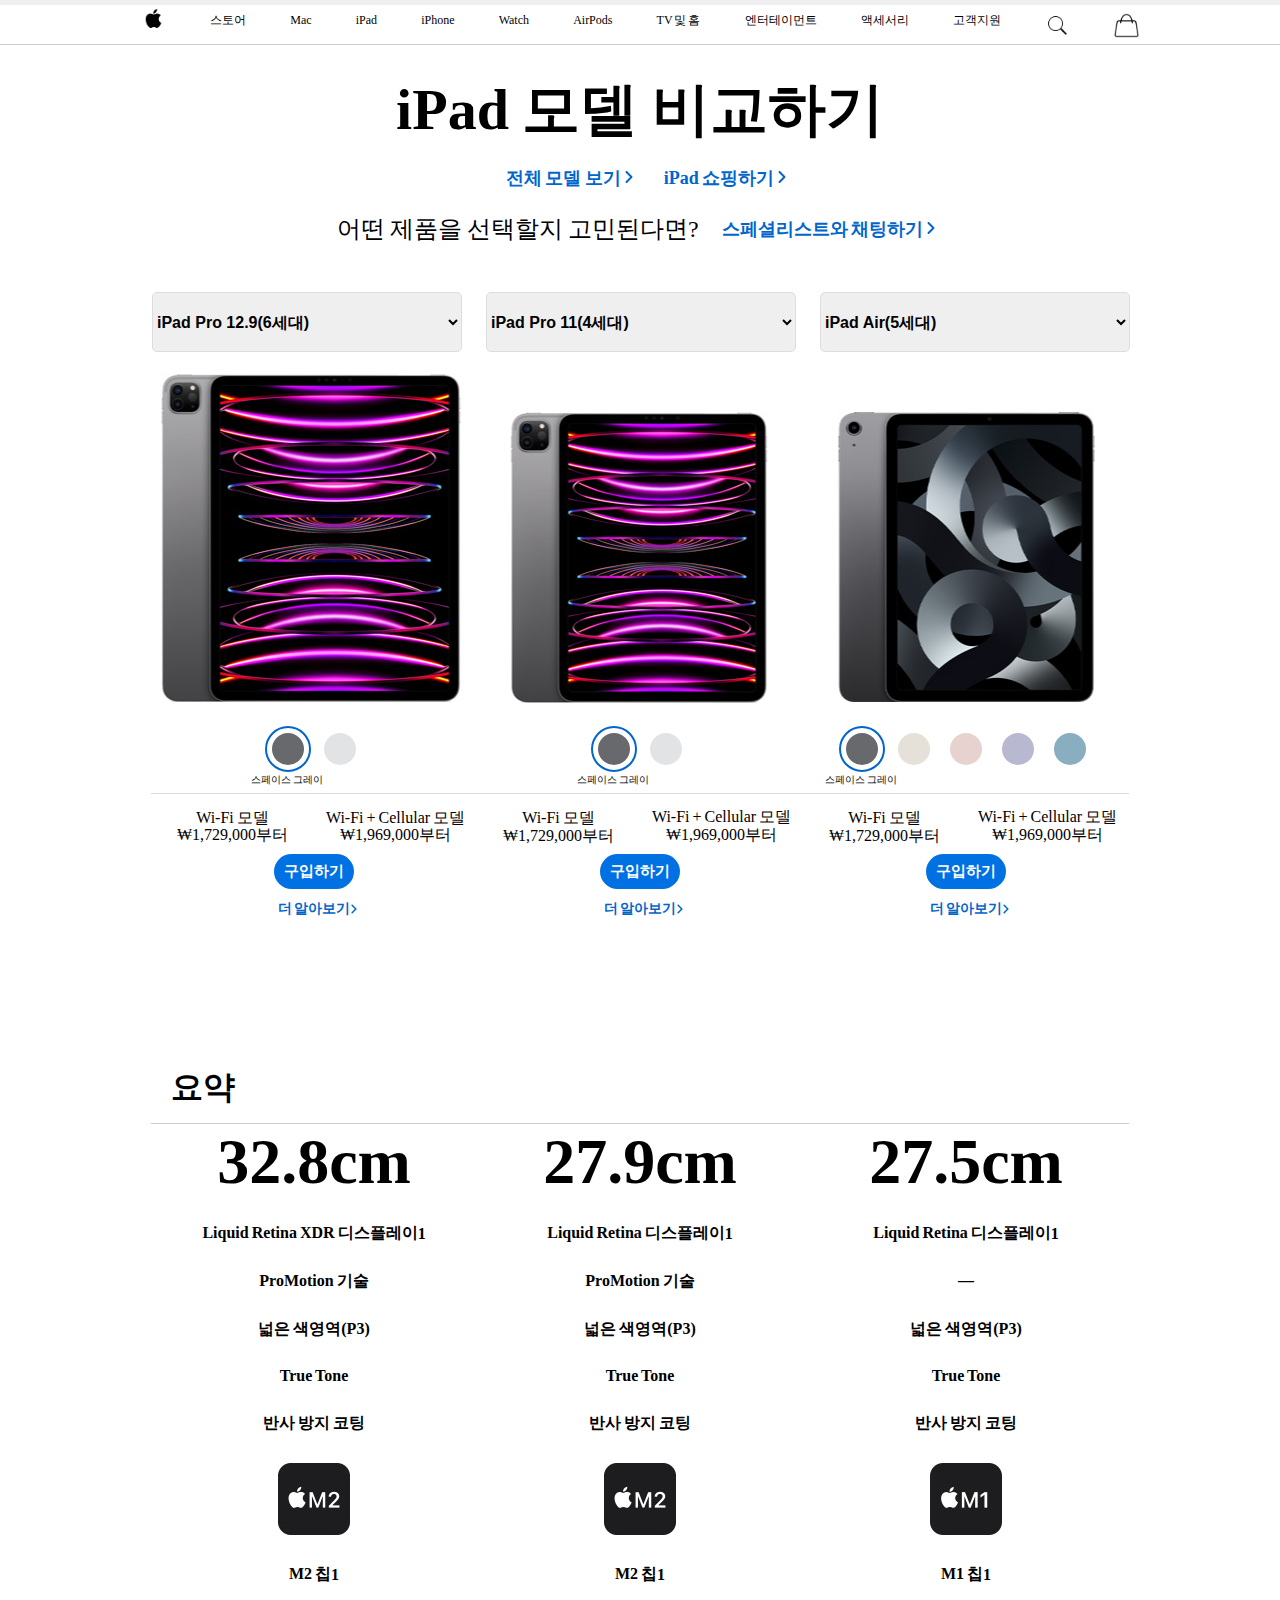
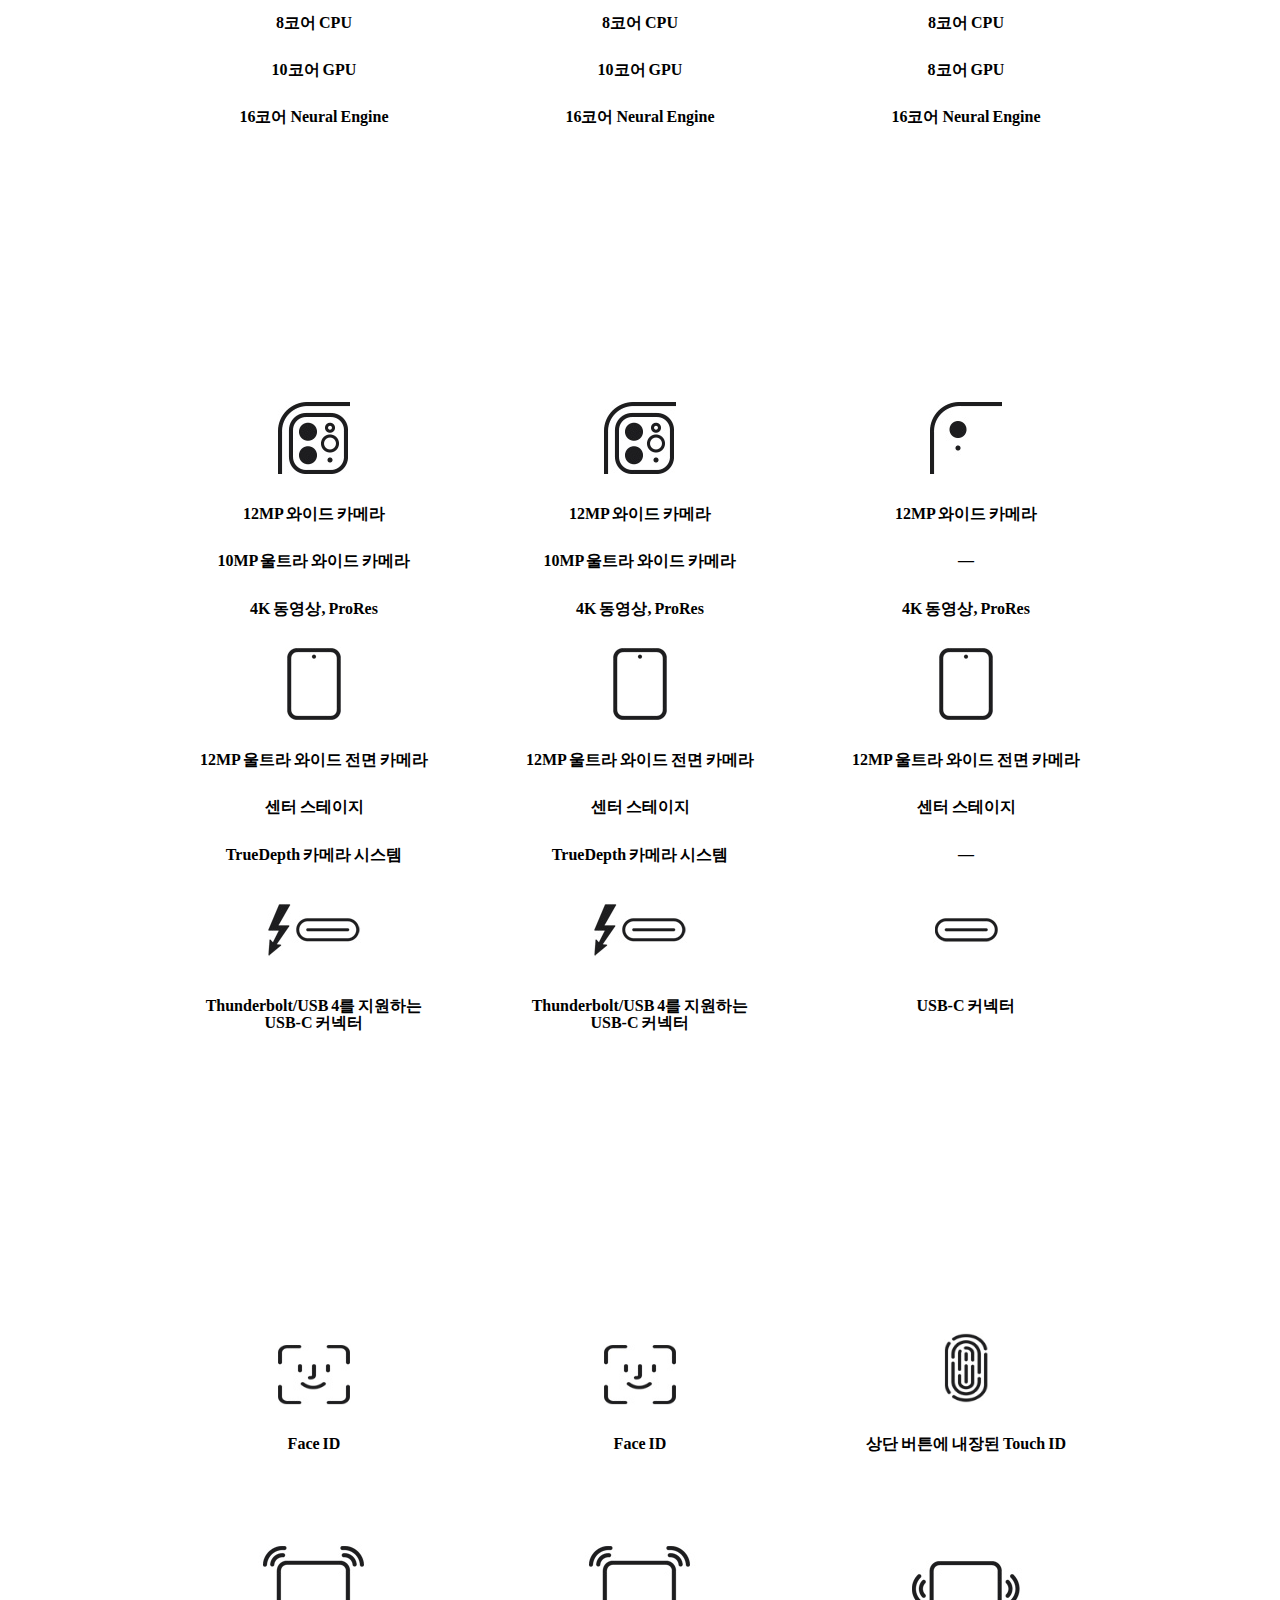
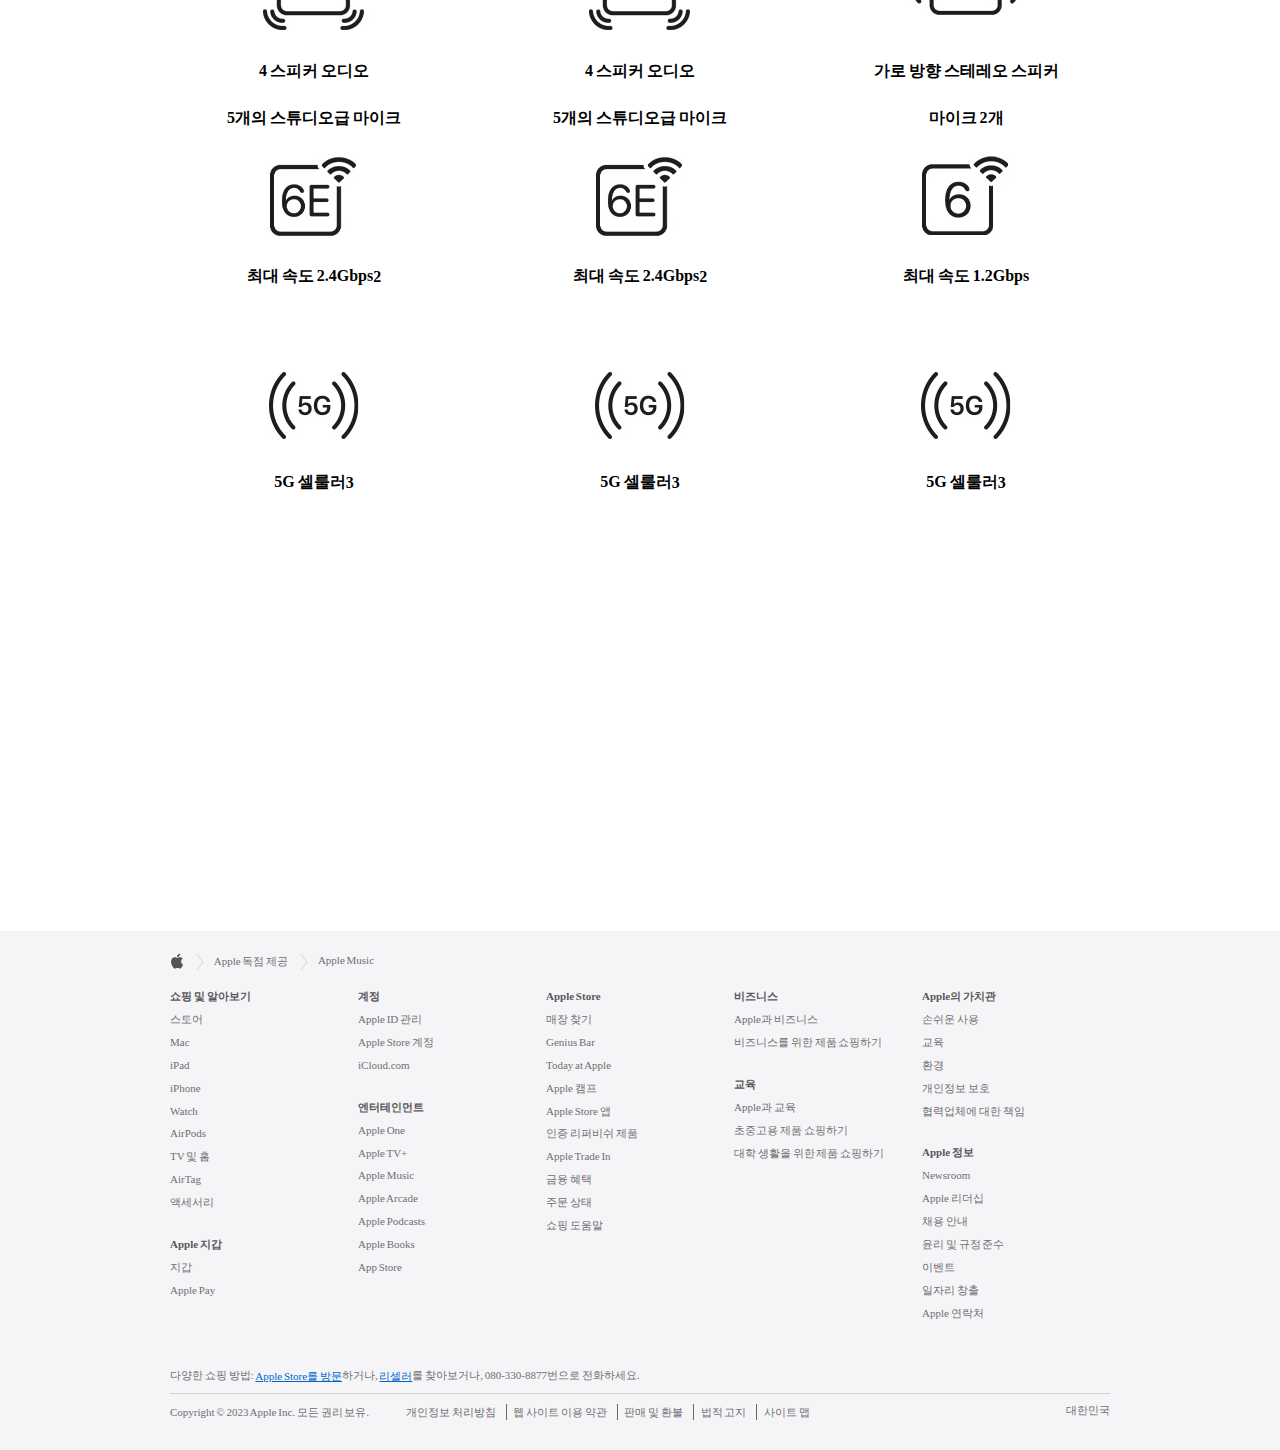
<file: ipad_pages.html>
<!DOCTYPE html>
<html lang="ko">
<head>
  <meta charset="UTF-8">
  <meta http-equiv="X-UA-Compatible" content="IE=edge">
  <meta name="viewport" content="width=device-width, initial-scale=1.0">
  <title>iPad - 모델 비교하기 - Apple (KR)</title>
  <link rel="stylesheet" href="css/setting.css">
  <link rel="stylesheet" href="css/k_basic.css">
  <link rel="stylesheet" href="css/ipad_pages.css">
  <link rel="stylesheet" href="css/k_media_1078.css">
  <link rel="stylesheet" href="css/k_media_734.css">
  <script src="js/prefixfree.min.js"></script>
  <script defer type="module" src="js/k_main.js"></script>
  <script defer type="module" src="js/ipad_pages.js"></script>
</head>
<body>
  <header>
    <div class="pc">
      <div class="progress_bar_wrap">
      <div class="progress_bar"></div>
    </div>
  
    <div id="wrap">
      <div class="header1">
        <ul class="header_ul">
          <h1><a href="#"><img src="img/logo.png" alt=""" /></a></h1>
          <li><a href="#">스토어</a></li>
          <li><a href="#">Mac</a></li>
          <li><a href="#">iPad</a></li>
          <li><a href="#">iPhone</a></li>
          <li><a href="#">Watch</a></li>
          <li><a href="#">AirPods</a></li>
          <li><a href="#">TV 및 홈</a></li>
          <li><a href="#">엔터테이먼트</a></li>
          <li><a href="#">액세서리</a></li>
          <li><a href="#">고객지원</a></li>
          <li><a href="#"><img src="img/icon.png" alt="" /></a></li>
          <li><a href="#"><img src="img/shopping.png" alt="" /></a></li>
        </ul>
      </div>
  
      <!--header2에 마우스 올리면 나타나는 서브 메뉴-->
      <nav class="sub sub1">
        <div class="sub_container">
          <ul class="list">
            <li>
              <a href="#"><small>쇼핑하기</small></a>
            </li>
            <li>
              <a href="#"><b>최신 제품 쇼핑하기</b></a>
            </li>
            <li>
              <a href="#"><b>Mac</b></a>
            </li>
            <li>
              <a href="#"><b>iPad</b></a>
            </li>
            <li>
              <a href="#"><b>iPhone</b></a>
            </li>
            <li>
              <a href="#"><b>Apple Watch</b></a>
            </li>
            <li>
              <a href="#"><b>액세서리</b></a>
            </li>
          </ul>
          <ul class="list">
            <li><a href="#"><small>빠른 링크</small></a></li>
            <li><a href="#">매장 찾기</a></li>
            <li><a href="#">주문 상태</a></li>
            <li><a href="#">금융 혜택</a></li>
            <li><a href="#">Apple Trade In</a></li>
          </ul>
          <ul class="list">
            <li><a href="#"><small>특별 할인 쇼핑하기</small></a></li>
            <li><a href="#">인증 리퍼비쉬 제품</a></li>
            <li><a href="#">교육</a></li>
            <li><a href="#">비지니스</a></li>
          </ul>
        </div>
        <div class="bg-opacity"></div>
      </nav>
      <nav class="sub sub2">
        <div class="sub_container">
          <ul class="list">
            <li><a href="#"><small>Mac 살펴보기</small></a></li>
            <li><a href="#"><b>MacBook Air</b></a></li>
            <li><a href="#"><b>MacBook Pro</b></a></li>
            <li><a href="#"><b>iMac</b></a></li>
            <li><a href="#"><b>Mac mini</b></a></li>
            <li><a href="#"><b>Mac Studio</b></a></li>
            <li><a href="#"><b>Mac Pro</b></a></li>
            <li><a href="#"><b>디스플레이</b></a></li>
            <li><a href="#">Mac 비교하기</a></li>
            <li><a href="#">Mac은 뭐든 척척</a></li>
            <li><a href="#">Mac 모두 살펴보기</a></li>
          </ul>
          <ul class="list">
            <li><a href="#"><small>Mac 쇼핑하기</small></a></li>
            <li><a href="#">Mac 쇼핑하기</a></li>
            <li><a href="#">Mac 액세서리</a></li>
            <li><a href="#">금융 혜택</a></li>
            <li><a href="#">Apple Trade In</a></li>
          </ul>
          <ul class="list">
            <li><a href="#"><small>그 외 Mac 관련 항목</small></a></li>
            <li><a href="#">Mac 지원</a></li>
            <li><a href="#">macOS Ventura</a></li>
            <li><a href="#">연속성</a></li>
            <li><a href="#">iCloud</a></li>
            <li><a href="#">Mac과 비지니스</a></li>
            <li><a href="#">교육</a></li>
          </ul>
        </div>
        <div class="bg-opacity"></div>
      </nav>
      <nav class="sub sub3">
        <div class="sub_container">
          <ul class="list">
            <li><a href="#"><small>iPad 살펴보기</small></a></li>
            <li><a href="#"><b>iPad Pro</b></a></li>
            <li><a href="#"><b>iPad Air</b></a></li>
            <li><a href="#"><b>iPad</b></a></li>
            <li><a href="#"><b>iPad mini</b></a></li>
            <li><a href="#"><b>Apple Pencil</b></a></li>
            <li><a href="#"><b>키보드</b></a></li>
            <li><a href="#">iPad 비교하기</a></li>
            <li><a href="#">iPad를 선택하는 이유</a></li>
            <li><a href="#">iPad 모두 살펴보기</a></li>
          </ul>
          <ul class="list">
            <li><a href="#"><small>iPad 쇼핑하기</small></a></li>
            <li><a href="#">iPad 쇼핑하기</a></li>
            <li><a href="#">iPad 액세서리</a></li>
            <li><a href="#">금융 혜택</a></li>
            <li><a href="#">Apple Trade In</a></li>
          </ul>
          <ul class="list">
            <li><a href="#"><small>그 외 iPad 관련 항목</small></a></li>
            <li><a href="#">iPad 지원</a></li>
            <li><a href="#">iPadOS 16</a></li>
            <li><a href="#">iCloud</a></li>
            <li><a href="#">교육</a></li>
          </ul>
        </div>
        <div class="bg-opacity"></div>
      </nav>
      <nav class="sub sub4">
        <div class="sub_container">
          <ul class="list">
            <li><a href="#"><small>iPhone 살펴보기</small></a></li>
            <li><a href="#"><b>iPhone 14 Pro</b></a></li>
            <li><a href="#"><b>iPhone 14</b></a></li>
            <li><a href="#"><b>iPhone 13</b></a></li>
            <li><a href="#"><b>iPhone 12</b></a></li>
            <li><a href="#"><b>iPhone SE</b></a></li>
            <li><a href="#">iPhone 비교하기</a></li>
            <li><a href="#">iPhone으로 갈아타기</a></li>
            <li><a href="#">iPhone 모두 살펴보기</a></li>
          </ul>
          <ul class="list">
            <li><a href="#"><small>iPhone 쇼핑하기</small></a></li>
            <li><a href="#">iPhone 쇼핑하기</a></li>
            <li><a href="#">iPhone 액세서리</a></li>
            <li><a href="#">Apple Trade In</a></li>
            <li><a href="#">금융 혜택</a></li>
          </ul>
          <ul class="list">
            <li><a href="#"><small>그 외 iPhone 관련 항목</small></a></li>
            <li><a href="#">iphone 지원</a></li>
            <li><a href="#">iOS 16</a></li>
            <li><a href="#">iPhone의 개인정보 보호</a></li>
            <li><a href="#">iCloud</a></li>
            <li><a href="#">Apple 지갑, Apple Pay</a></li>
            <li><a href="#">Siri</a></li>
          </ul>
        </div>
        <div class="bg-opacity"></div>
      </nav>
      <nav class="sub sub5">
        <div class="sub_container">
          <ul class="list">
            <li><a href="#"><small>Watch 살펴보기</small></a></li>
            <li><a href="#"><b>Apple Watch Ultra</b></a></li>
            <li><a href="#"><b>Apple Watch Series 8</b></a></li>
            <li><a href="#"><b>Apple Watch SE</b></a></li>
            <li><a href="#"><b>Apple Watch Nike</b></a></li>
            <li><a href="#"><b>Apple Watch Hermes</b></a></li>
            <li><a href="#">Watch 비교하기</a></li>
            <li><a href="#">Apple Watch를 선택하는 이유</a></li>
            <li><a href="#">Apple Watch 모두 살펴보기</a></li>
          </ul>
          <ul class="list">
            <li><a href="#"><small>Watch 쇼핑하기</small></a></li>
            <li><a href="#">Apple Watch 쇼핑하기</a></li>
            <li><a href="#">Apple Watch Studio</a></li>
            <li><a href="#">Apple Watch 밴드</a></li>
            <li><a href="#">Apple Watch 액세서리</a></li>
            <li><a href="#">금융 혜택</a></li>
            <li><a href="#">Apple Trade in</a></li>
          </ul>
          <ul class="list">
            <li><a href="#"><small>그 외 Watch 관련 항목</small></a></li>
            <li><a href="#">Apple Watch 지원</a></li>
            <li><a href="#">WatchOS 9</a></li>
          </ul>
        </div>
        <div class="bg-opacity"></div>
      </nav>
      <nav class="sub sub6">
        <div class="sub_container">
          <ul class="list">
            <li><a href="#"><small>AirPods 살펴보기</small></a></li>
            <li><a href="#"><b>AirPods 2세대</b></a></li>
            <li><a href="#"><b>AirPods 3세대</b></a></li>
            <li><a href="#"><b>AirPods Pro 2세대</b></a></li>
            <li><a href="#"><b>AirPods Max</b></a></li>
            <li><a href="#">AirPods 비교하기</a></li>
            <li><a href="#">AirPods 모두 살펴보기</a></li>
          </ul>
          <ul class="list">
            <li><a href="#"><small>AirPods 쇼핑하기</small></a></li>
            <li><a href="#">AirPods 쇼핑하기</a></li>
            <li><a href="#">AirPods 액세서리</a></li>
          </ul>
          <ul class="list">
            <li><a href="#"><small>그 외 AirPods 관련 항목</small></a></li>
            <li><a href="#">AirPods 지원</a></li>
            <li><a href="#">Apple Music</a></li>
          </ul>
        </div>
        <div class="bg-opacity"></div>
      </nav>
      <nav class="sub sub7">
        <div class="sub_container">
          <ul class="list">
            <li><a href="#"><small>TV 및 홈 살펴보기</small></a></li>
            <li><a href="#"><b>Apple TV 4K</b></a></li>
            <li><a href="#"><b>TV  및 홈 살펴보기</b></a></li>
          </ul>
          <ul class="list">
            <li><a href="#"><small>TV 및 홈 쇼핑하기</small></a></li>
            <li><a href="#">Apple TV 4K 쇼핑하기</a></li>
            <li><a href="#">Siri Remote 쇼핑하기</a></li>
            <li><a href="#">TV 및 홈 액세서리</a></li>
          </ul>
          <ul class="list">
            <li><a href="#"><small>그 외 TV 및 홈 관련 항목</small></a></li>
            <li><a href="#">Apple TV 지원</a></li>
            <li><a href="#">Apple TV 앱</a></li>
            <li><a href="#">Apple TV +</a></li>
            <li><a href="#">홈 앱</a></li>
            <li><a href="#">Apple Music</a></li>
            <li><a href="#">Siri</a></li>
            <li><a href="#">AirPlay</a></li>
          </ul>
        </div>
        <div class="bg-opacity"></div>
      </nav>
      <nav class="sub sub8">
        <div class="sub_container">
          <ul class="list">
            <li><a href="#"><small>엔터테이먼트 살펴보기</small></a></li>
            <li><a href="#"><b>Apple One</b></a></li>
            <li><a href="#"><b>Apple TV+</b></a></li>
            <li><a href="#"><b>Apple Music</b></a></li>
            <li><a href="#"><b>Apple Arcade</b></a></li>
            <li><a href="#"><b>Apple Podcasts</b></a></li>
            <li><a href="#"><b>Apple Books</b></a></li>
            <li><a href="#"><b>App store</b></a></li>
            <li><a href="#">엔터테이먼트 살펴보기</a></li>
          </ul>
          <ul class="list">
            <li><a href="#"><small>Apple TV+ 지원</small></a></li>
            <li><a href="#">Apple Music 지원</a></li>
          </ul>
        </div>
        <div class="bg-opacity"></div>
      </nav>
      <nav class="sub sub9">
        <div class="sub_container">
          <ul class="list">
            <li><a href="#"><small>액세서리 쇼핑하기</small></a></li>
            <li><a href="#"><b>Mac</b></a></li>
            <li><a href="#"><b>iPad</b></a></li>
            <li><a href="#"><b>iPhone</b></a></li>
            <li><a href="#"><b>Apple Watch</b></a></li>
            <li><a href="#"><b>AirPods</b></a></li>
            <li><a href="#"><b>TV 및 홈</b></a></li>
            <li><a href="#"><b>액세서리 모두 쇼핑하기</b></a></li>
          </ul>
          <ul class="list">
            <li><a href="#"><small>액세서리 살펴보기</small></a></li>
            <li><a href="#">Apple 제작 정품</a></li>
            <li><a href="#">Beats by Dr.Dre</a></li>
            <li><a href="#">AirTag</a></li>
          </ul> 
        </div>
        <div class="bg-opacity"></div>
      </nav>
      <nav class="sub sub10">
        <div class="sub_container">
          <ul class="list">
            <li><a href="#"><small>지원 상황 살펴보기</small></a></li>
            <li><a href="#"><b>iPhone</b></a></li>
            <li><a href="#"><b>Mac</b></a></li>
            <li><a href="#"><b>iPad</b></a></li>
            <li><a href="#"><b>Watch</b></a></li>
            <li><a href="#"><b>AirPods</b></a></li>
            <li><a href="#"><b>Music</b></a></li>
            <li><a href="#"><b>TV</b></a></li>
            <li><a href="#">지원 상황 살펴보기</a></li>
          </ul>
          <ul class="list">
            <li><a href="#"><small>도움받기</small></a></li>
            <li><a href="#">커뮤니티</a></li>
            <li><a href="#">보장 상태 확인하기</a></li>
            <li><a href="#">수리</a></li> 
            <li><a href="#">문의하기</a></li>
          </ul>
          <ul class="list">
            <li><a href="#"><small>유용한 주제</small></a></li>
            <li><a href="#">AppleCare+ 구입하기</a></li>
            <li><a href="#">Apple ID 및 암호</a></li>
            <li><a href="#">청구 및 구독</a></li>
            <li><a href="#">나의 찾기</a></li>
            <li><a href="#">손쉬운 사용</a></li>
          </ul>
        </div>  
        <div class="bg-opacity"></div>
      </nav>
    </div>
    </div>
    
  </header>

  <main>
    <!--1페이지-->
    <div class="ipad_page  ipad_page1">
      <div class="page_content_wrap">
        <!--1페이지 상단 타이틀 및 링크 섹션-->
        <section class="ipad_title">
          <h1>iPad 모델 비교하기</h1>
          <p>
            <a href="#" class="1">전체 모델 보기</a>
            <a href="#" class="2">iPad 쇼핑하기</a>
          </p>
          <div>
            <span>어떤 제품을 선택할지 고민된다면?</span>
            <a href="#">스페셜리스트와 채팅하기</a>
          </div>
        </section>
        <!--아이패드 필터 및 이미지, 가격 섹션-->
        <section class="main_ipad">
          <div class="content_wrap">
              <!--아이패드 필터( 필터는 일정위치 스크롤시 상단고정)-->
              <div class="filters_wrap">
                <div class="filters_container page_content_wrap">
                  <div class="filters">
                    <!--1번필터-->
                    <select id="" class="filter filter1">
                      <option value="iPadPro6" selected>iPad Pro 12.9(6세대)</option>
                      <option value="iPadPro4">iPad Pro 11(4세대)</option>
                      <option value="iPadAir5">iPad Air(5세대)</option>
                      <option value="iPad10">iPad(10세대)</option>
                      <option value="iPad9">iPad(9세대)</option>
                      <option value="iPadMini6">iPad mini(6세대)</option>
                    </select>
                    <!--2번필터-->
                    <select id="" class="filter filter2">
                      <option value="iPadPro6">iPad Pro 12.9(6세대)</option>
                      <option value="iPadPro4" selected>iPad Pro 11(4세대)</option>
                      <option value="iPadAir5">iPad Air(5세대)</option>
                      <option value="iPad10">iPad(10세대)</option>
                      <option value="iPad9">iPad(9세대)</option>
                      <option value="iPadMini6">iPad mini(6세대)</option>
                    </select>
                    <!--3번필터-->
                    <select id="" class="filter filter3 mini"><!--축소시 사라짐-->
                      <option value="iPadPro6">iPad Pro 12.9(6세대)</option>
                      <option value="iPadPro4">iPad Pro 11(4세대)</option>
                      <option value="iPadAir5" selected>iPad Air(5세대)</option>
                      <option value="iPad10">iPad(10세대)</option>
                      <option value="iPad9">iPad(9세대)</option>
                      <option value="iPadMini6">iPad mini(6세대)</option>
                    </select>
                  </div>
                </div>
              </div>
              <!--아이패드 이미지-->
              <div class="pad_wrap">
                <div class="pad_img">
                  <!--아이패드 1번 이미지박스-->
                  <div class="pad_item1 pad_item">
                    <a href="#">
                      <figure class="pad_item_img">
                        <img src="img/ipad_imgs/ipad_pro_12_9_6th_gen_spacegray.jpg" alt="iPadPro6">
                        <img src="img/ipad_imgs/ipad_pro_12_9_6th_gen_silve.jpg" alt="iPadPro6">
                      </figure>
                    </a>
                    <!--아이패드 색상 고르기1-->
                    <div class="ipad_color_wrap">
                      <ul>
                        <li>
                          <button class="on">
                            <figure class="space_gray">
                              <figcaption class="ipad_color">
                                스페이스 그레이
                              </figcaption>
                            </figure>
                          </button>
                        </li>
                        <li>
                          <button>
                            <figure class="silver">
                              <figcaption class="ipad_color">
                                실버
                              </figcaption>
                            </figure>
                          </button>
                        </li>
                      </ul>
                    </div>
                  </div>
                  <!--아이패드 2번 이미지박스-->
                  <div class="pad_item2 pad_item">
                    <a href="#">
                      <figure class="pad_item_img">
                        <img src="img/ipad_imgs/ipad_pro_11_4th_gen_spacegray.jpg" alt="iPadPro4">
                        <img src="img/ipad_imgs/ipad_pro_11_4th_gen_silver.jpg" alt="iPadPro4">
                      </figure>
                    </a>
                    <!--아이패드 색상 고르기2-->
                    <div class="ipad_color_wrap">
                      <ul>
                        <li>
                          <button class="on">
                            <figure class="space_gray">
                              <figcaption class="ipad_color">
                                스페이스 그레이
                              </figcaption>
                            </figure>
                          </button>
                        </li>
                        <li>
                          <button>
                            <figure class="silver">
                              <figcaption class="ipad_color">
                                실버
                              </figcaption>
                            </figure>
                          </button>
                        </li>
                      </ul>
                    </div>
                  </div>
                  <!--아이패드 3번 이미지박스-->
                  <div class="pad_item3 pad_item mini "><!--축소시 사라짐-->
                    <a href="#">
                      <figure class="pad_item_img">
                        <img src="img/ipad_imgs/ipad_air_5th_gen_spacegray.jpg" alt="iPadAir5">
                        <img src="img/ipad_imgs/ipad_air_5th_gen_starlight.jpg" alt="iPadAir5">
                        <img src="img/ipad_imgs/ipad_air_5th_gen_pink.jpg" alt="iPadAir5">
                        <img src="img/ipad_imgs/ipad_air_5th_gen_purple.jpg" alt="iPadAir5">
                        <img src="img/ipad_imgs/ipad_air_5th_gen_blue.jpg" alt="iPadAir5">
                      </figure>
                    </a>
                    <!--아이패드 색상 고르기3-->
                    <div class="ipad_color_wrap">
                      <ul>
                        <li>
                          <button class="on">
                            <figure class="space_gray">
                              <figcaption class="ipad_color">
                                스페이스 그레이
                              </figcaption>
                            </figure>
                          </button>
                        </li>
                        <li>
                          <button>
                            <figure class="star_light">
                              <figcaption class="ipad_color">
                                스타라이트
                              </figcaption>
                            </figure>
                          </button>
                        </li>
                        <li>
                          <button>
                            <figure class="pink">
                              <figcaption class="ipad_color">
                                핑크
                              </figcaption>
                            </figure>
                          </button>
                        </li>
                        <li>
                          <button>
                            <figure class="puple">
                              <figcaption class="ipad_color">
                                퍼플
                              </figcaption>
                            </figure>
                          </button>
                        </li>
                        <li>
                          <button>
                            <figure class="blue">
                              <figcaption class="ipad_color">
                                블루
                              </figcaption>
                            </figure>
                          </button>
                        </li>
                      </ul>
                    </div>
                  </div> 
                </div>
              </div>
              <!--아이패드 가격,구매버튼,더알아보기-->
              <div class="model_price_wrap">
                <!--아이패드 가격-->
                <div class="model_price grid_col">
                  <!--1번 아이패드 가격-->
                  <div class="ipad_price_Wrap">
                    <div class="ipad_price grid_row_col">
                      <div class="ipad_model"><span>Wi-Fi 모델</span></div>
                      <div class="ipad_model"><span>Wi-Fi + Cellular 모델</span></div>
                      <div class="ipad_price">₩1,729,000부터</div>
                      <div class="ipad_price">₩1,969,000부터</div>
                    </div>
                  </div>
                  <!--2번 아이패드 가격-->
                  <div class="ipad_price_Wrap">
                    <div class="ipad_price grid_row_col">
                      <div class="ipad_model"><span>Wi-Fi 모델</span></div>
                      <div class="ipad_model">Wi-Fi + Cellular 모델</div>
                      <div class="ipad_price"><span>₩1,729,000부터</span></div>
                      <div class="ipad_price">₩1,969,000부터</div>
                    </div>
                  </div>
                  <!--3번 아이패드 가격-->
                  <div class="ipad_price_Wrap mini"><!--축소시 사라짐-->
                    <div class="ipad_price grid_row_col">
                      <div class="ipad_model"><span>Wi-Fi 모델</span></div>
                      <div class="ipad_model">Wi-Fi + Cellular 모델</div>
                      <div class="ipad_price"><span>₩1,729,000부터</span></div>
                      <div class="ipad_price">₩1,969,000부터</div>
                    </div>
                  </div>
                </div>
                <!--구입하기 버튼-->
                <div class="Purchase_wrap">
                    <div class="purchase grid_col">
                      <div class="purchase_btn_wrap">
                        <button class="purchase_btn"><a href="#">구입하기</a></button>
                      </div>
                      <div class="purchase_btn_wrap">
                        <button class="purchase_btn"><a href="#">구입하기</a></button>
                      </div>
                      <div class="purchase_btn_wrap mini">
                        <button class="purchase_btn"><a href="#">구입하기</a></button>
                      </div>
                    </div>
                </div>
                <!--더 알아보기-->
                <div class="more_btn_wrap">
                  <div class="grid_col">
                    <div class="more_btn">
                      <a href="#"><span>더 알아보기</span></a>
                    </div>
                    <div class="more_btn">
                      <a href="#"><span>더 알아보기</span></a>
                    </div>
                    <div class="more_btn mini">
                      <a href="#"><span>더 알아보기</span></a>
                    </div>
                  </div>
                </div>
              </div>

          </div>
          
        </section>
      </div>
    </div>

    <div class="ipad_page  ipad_page2">
      <div class="page_content_wrap">
        <div class="contents">
          <div class="summary">
            <div class="summary_title"><span>요약</span></div>
            <div class="summary_infos grid_row2">
              <div class="summary_info1">
                <div class="ipad_info grid_col grid_main" >
                  <div><span>32.8<br class="mobile">cm</span></div>
                  <div><span>27.9<br class="mobile">cm</span></div>
                  <div><span>27.5<br class="mobile">cm</span></div>
                </div>
                <div class="ipad_info grid_col grid_sub">
                  <div><span>Liquid Retina XDR <br class="mobile">디스플레이<sup>1</sup></span></div>
                  <div><span>Liquid Retina <br class="mobile">디스플레이<sup>1</sup></span></div>
                  <div><span>Liquid Retina <br class="mobile">디스플레이<sup>1</sup></span></div>
                </div>
                <div class="ipad_info grid_col grid_sub">
                  <div><span>ProMotion 기술</span></div>
                  <div><span>ProMotion 기술</span></div>
                  <div><span>—</span></div>
                </div>
                <div class="ipad_info grid_col grid_sub">
                  <div><span>넓은 색영역(P3)</span></div>
                  <div><span>넓은 색영역(P3)</span></div>
                  <div><span>넓은 색영역(P3)</span></div>
                </div>
                <div class="ipad_info grid_col grid_sub">
                  <div><span>True Tone</span></div>
                  <div><span>True Tone</span></div>
                  <div><span>True Tone</span></div>
                </div>
                <div class="ipad_info grid_col grid_sub">
                  <div><span>반사 방지 코팅</span></div>
                  <div><span>반사 방지 코팅</span></div>
                  <div><span>반사 방지 코팅</span></div>
                </div>
              </div>
              <div class="summary_info2">
                <div class="ipad_info grid_col grid_img" >
                  <div><figure></figure></div>
                  <div><figure></figure></div>
                  <div><figure></figure></div>
                </div>
                <div class="ipad_info grid_col grid_sub">
                  <div><span>M2 칩<sup>1</sup></span></div>
                  <div><span>M2 칩<sup>1</sup></span></div>
                  <div><span>M1 칩<sup>1</sup></span></div>
                </div>
                <div class="ipad_info grid_col grid_sub">
                  <div><span>8코어 CPU</span></div>
                  <div><span>8코어 CPU</span></div>
                  <div><span>8코어 CPU</span></div>
                </div>
                <div class="ipad_info grid_col grid_sub">
                  <div><span>10코어 GPU</span></div>
                  <div><span>10코어 GPU</span></div>
                  <div><span>8코어 GPU</span></div>
                </div>
                <div class="ipad_info grid_col grid_sub">
                  <div><span>16코어 Neural Engine</span></div>
                  <div><span>16코어 Neural Engine</span></div>
                  <div><span>16코어 Neural Engine</span></div>
                </div>
              </div>
            </div>
          </div>
        </div>
      </div>
    </div>

    <div class="ipad_page  ipad_page3">
      <div class="page_content_wrap">
        <div class="contents">
          <div class="summary">
            <div class="summary_infos grid_row3">
              <div class="summary_info3">
                <div class="ipad_info grid_col grid_img" >
                  <div><figure></figure></div>
                  <div><figure></figure></div>
                  <div><figure></figure></div>
                </div>
                <div class="ipad_info grid_col grid_sub">
                  <div><span>12MP 와이드 카메라</span></div>
                  <div><span>12MP 와이드 카메라</span></div>
                  <div><span>12MP 와이드 카메라</span></div>
                </div>
                <div class="ipad_info grid_col grid_sub">
                  <div><span>10MP 울트라 와이드 카메라</span></div>
                  <div><span>10MP 울트라 와이드 카메라</span></div>
                  <div><span>—</span></div>
                </div>
                <div class="ipad_info grid_col grid_sub">
                  <div><span>4K 동영상, ProRes</span></div>
                  <div><span>4K 동영상, ProRes</span></div>
                  <div><span>4K 동영상, ProRes</span></div>
                </div>
              </div>
              <div class="summary_info4">
                <div class="ipad_info grid_col grid_img" >
                  <div><figure></figure></div>
                  <div><figure></figure></div>
                  <div><figure></figure></div>
                </div>
                <div class="ipad_info grid_col grid_sub">
                  <div><span>12MP 울트라 와이드 전면 카메라</span></div>
                  <div><span>12MP 울트라 와이드 전면 카메라</span></div>
                  <div><span>12MP 울트라 와이드 전면 카메라</span></div>
                </div>
                <div class="ipad_info grid_col grid_sub">
                  <div><span>센터 스테이지</span></div>
                  <div><span>센터 스테이지</span></div>
                  <div><span>센터 스테이지</span></div>
                </div>
                <div class="ipad_info grid_col grid_sub">
                  <div><span>TrueDepth 카메라 시스템</span></div>
                  <div><span>TrueDepth 카메라 시스템</span></div>
                  <div><span>—</span></div>
                </div>
              </div>
              <div class="summary_info5">
                <div class="ipad_info grid_col grid_img" >
                  <div><figure></figure></div>
                  <div><figure></figure></div>
                  <div><figure></figure></div>
                </div>
                <div class="ipad_info grid_col grid_sub">
                  <div><span>Thunderbolt/USB 4를 지원하는<br>USB-C 커넥터</span></div>
                  <div><span>Thunderbolt/USB 4를 지원하는<br>USB-C 커넥터</span></div>
                  <div><span>USB‑C 커넥터</span></div>
                </div>
              </div>
            </div>
          </div>
        </div>
      </div>
    </div>

    <div class="ipad_page  ipad_page4">
      <div class="page_content_wrap">
        <div class="contents">
          <div class="summary">
            <div class="summary_infos grid_row4">
              <div class="summary_info6">
                <div class="ipad_info grid_col grid_img" >
                  <div><figure></figure></div>
                  <div><figure></figure></div>
                  <div><figure></figure></div>
                </div>
                <div class="ipad_info grid_col grid_sub">
                  <div><span>Face ID</span></div>
                  <div><span>Face ID</span></div>
                  <div><span>상단 버튼에 내장된 Touch ID</span></div>
                </div>
              </div>
              <div class="summary_info7">
                <div class="ipad_info grid_col grid_img" >
                  <div><figure></figure></div>
                  <div><figure></figure></div>
                  <div><figure></figure></div>
                </div>
                <div class="ipad_info grid_col grid_sub">
                  <div><span>4 스피커 오디오</span></div>
                  <div><span>4 스피커 오디오</span></div>
                  <div><span>가로 방향 스테레오 스피커</span></div>
                </div>
                <div class="ipad_info grid_col grid_sub">
                  <div><span>5개의 스튜디오급 마이크</span></div>
                  <div><span>5개의 스튜디오급 마이크</span></div>
                  <div><span>마이크 2개</span></div>
                </div>
              </div>
              <div class="summary_info8">
                <div class="ipad_info grid_col grid_img" >
                  <div><figure></figure></div>
                  <div><figure></figure></div>
                  <div><figure></figure></div>
                </div>
                <div class="ipad_info grid_col grid_sub">
                  <div><span>최대 속도 2.4Gbps<sup>2</sup></span></div>
                  <div><span>최대 속도 2.4Gbps<sup>2</sup></div>
                  <div><span>최대 속도 1.2Gbps</span></div>
                </div>
              </div>
              <div class="summary_info9">
                <div class="ipad_info grid_col grid_img" >
                  <div><figure></figure></div>
                  <div><figure></figure></div>
                  <div><figure></figure></div>
                </div>
                <div class="ipad_info grid_col grid_sub">
                  <div><span>5G 셀룰러<sup>3</sup></span></div>
                  <div><span>5G 셀룰러<sup>3</sup></span></div>
                  <div><span>5G 셀룰러<sup>3</sup></span></div>
                </div>
              </div>
            </div>
          </div>
        </div>
      </div>
    </div>
    
    <div class="ipad_page  ipad_page5">
      
    </div>
    
  </main>
  
  <footer id="footer">
    <div class="inner">

      <div class="nav">
        <ul>
          <li class="footer_logo"><a href="#">logo</a></li>
          <li><a href="#">Apple 독점 제공</a></li>
          <li>Apple Music</li>
        </ul>
      </div>

      <div class="footer_list_wrap">
        <div class="footer_list">
          <div class="footer_list_top">
            <h3>쇼핑 및 알아보기</h3>
            <ul>
              <li><a href="#">스토어</a></li>
              <li><a href="#">Mac</a></li>
              <li><a href="#">iPad</a></li>
              <li><a href="#">iPhone</a></li>
              <li><a href="#">Watch</a></li>
              <li><a href="#">AirPods</a></li>
              <li><a href="#">TV 및 홈</a></li>
              <li><a href="#">AirTag</a></li>
              <li><a href="#">액세서리</a></li>
            </ul>
          </div>
          <div class="footer_list_bottom">
            <h3>Apple 지갑</h3>
            <ul>
              <li><a href="#">지갑</a></li>
              <li><a href="#">Apple Pay</a></li>
            </ul>
          </div>
        </div>

        <div class="footer_list">
          <div class="footer_list_top">
            <h3>계정</h3>
            <ul>
              <li><a href="#">Apple ID 관리</a></li>
              <li><a href="#">Apple Store 계정</a></li>
              <li><a href="#">iCloud.com</a></li>
            </ul>
          </div>
          <div class="footer_list_bottom">
            <h3>엔터테인먼트</h3>
            <ul>
              <li><a href="#">Apple One</a></li>
              <li><a href="#">Apple TV+</a></li>
              <li><a href="#">Apple Music</a></li>
              <li><a href="#">Apple Arcade</a></li>
              <li><a href="#">Apple Podcasts</a></li>
              <li><a href="#">Apple Books</a></li>
              <li><a href="#">App Store</a></li>
            </ul>
          </div>
        </div>

        <div class="footer_list">
          <h3>Apple Store</h3>
          <ul>
            <li><a href="#">매장 찾기</a></li>
            <li><a href="#">Genius Bar</a></li>
            <li><a href="#">Today at Apple</a></li>
            <li><a href="#">Apple 캠프</a></li>
            <li><a href="#">Apple Store 앱</a></li>
            <li><a href="#">인증 리퍼비쉬 제품</a></li>
            <li><a href="#">Apple Trade In</a></li>
            <li><a href="#">금융 혜택</a></li>
            <li><a href="#">주문 상태</a></li>
            <li><a href="#">쇼핑 도움말</a></li>
          </ul>
        </div>

        <div class="footer_list">
          <div class="footer_list_top">
            <h3>비즈니스</h3>
            <ul>
              <li><a href="#">Apple과 비즈니스</a></li>
              <li><a href="#">비즈니스를 위한 제품 쇼핑하기</a></li>
            </ul>
          </div>
          <div class="footer_list_bottom">
            <h3>교육</h3>
            <ul>
              <li><a href="#">Apple과 교육</a></li>
              <li><a href="#">초중고용 제품 쇼핑하기</a></li>
              <li><a href="#">대학 생활을 위한 제품 쇼핑하기</a></li>
            </ul>
          </div>
        </div>

        <div class="footer_list">
          <div class="footer_list_top">
            <h3>Apple의 가치관</h3>
            <ul>
              <li><a href="#">손쉬운 사용</a></li>
              <li><a href="#">교육</a></li>
              <li><a href="#">환경</a></li>
              <li><a href="#">개인정보 보호</a></li>
              <li><a href="#">협력업체에 대한 책임</a></li>
            </ul>
          </div>
          <div class="footer_list_bottom">
            <h3>Apple 정보</h3>
            <ul>
              <li><a href="#">Newsroom</a></li>
              <li><a href="#">Apple 리더십</a></li>
              <li><a href="#">채용 안내</a></li>
              <li><a href="#">윤리 및 규정 준수</a></li>
              <li><a href="#">이벤트</a></li>
              <li><a href="#">일자리 창출</a></li>
              <li><a href="#">Apple 연락처</a></li>
            </ul>
          </div>
        </div>

      </div>

      <div class="footer_bottom">
        <div class="footer_shopping">
          다양한 쇼핑 방법: <a href="#">Apple Store를 방문</a>하거나, <a href="#">리셀러</a>를 찾아보거나, 080-330-8877번으로 전화하세요.
        </div>

        <div class="footer_locale">
          <a href="#">대한민국</a>
        </div>

        <div class="footer_copy">
          <span>Copyright &copy; 2023 Apple Inc. 모든 권리 보유.</span> 
          <ul>
            <li><a href="#">개인정보 처리방침</a></li>
            <li><a href="#">웹 사이트 이용 약관</a></li>
            <li><a href="#">판매 및 환불</a></li>
            <li><a href="#">법적 고지</a></li>
            <li><a href="#">사이트 맵</a></li>
          </ul>
        </div>
      </div>
    </div>
  </footer>
</body>
</html>
</file>
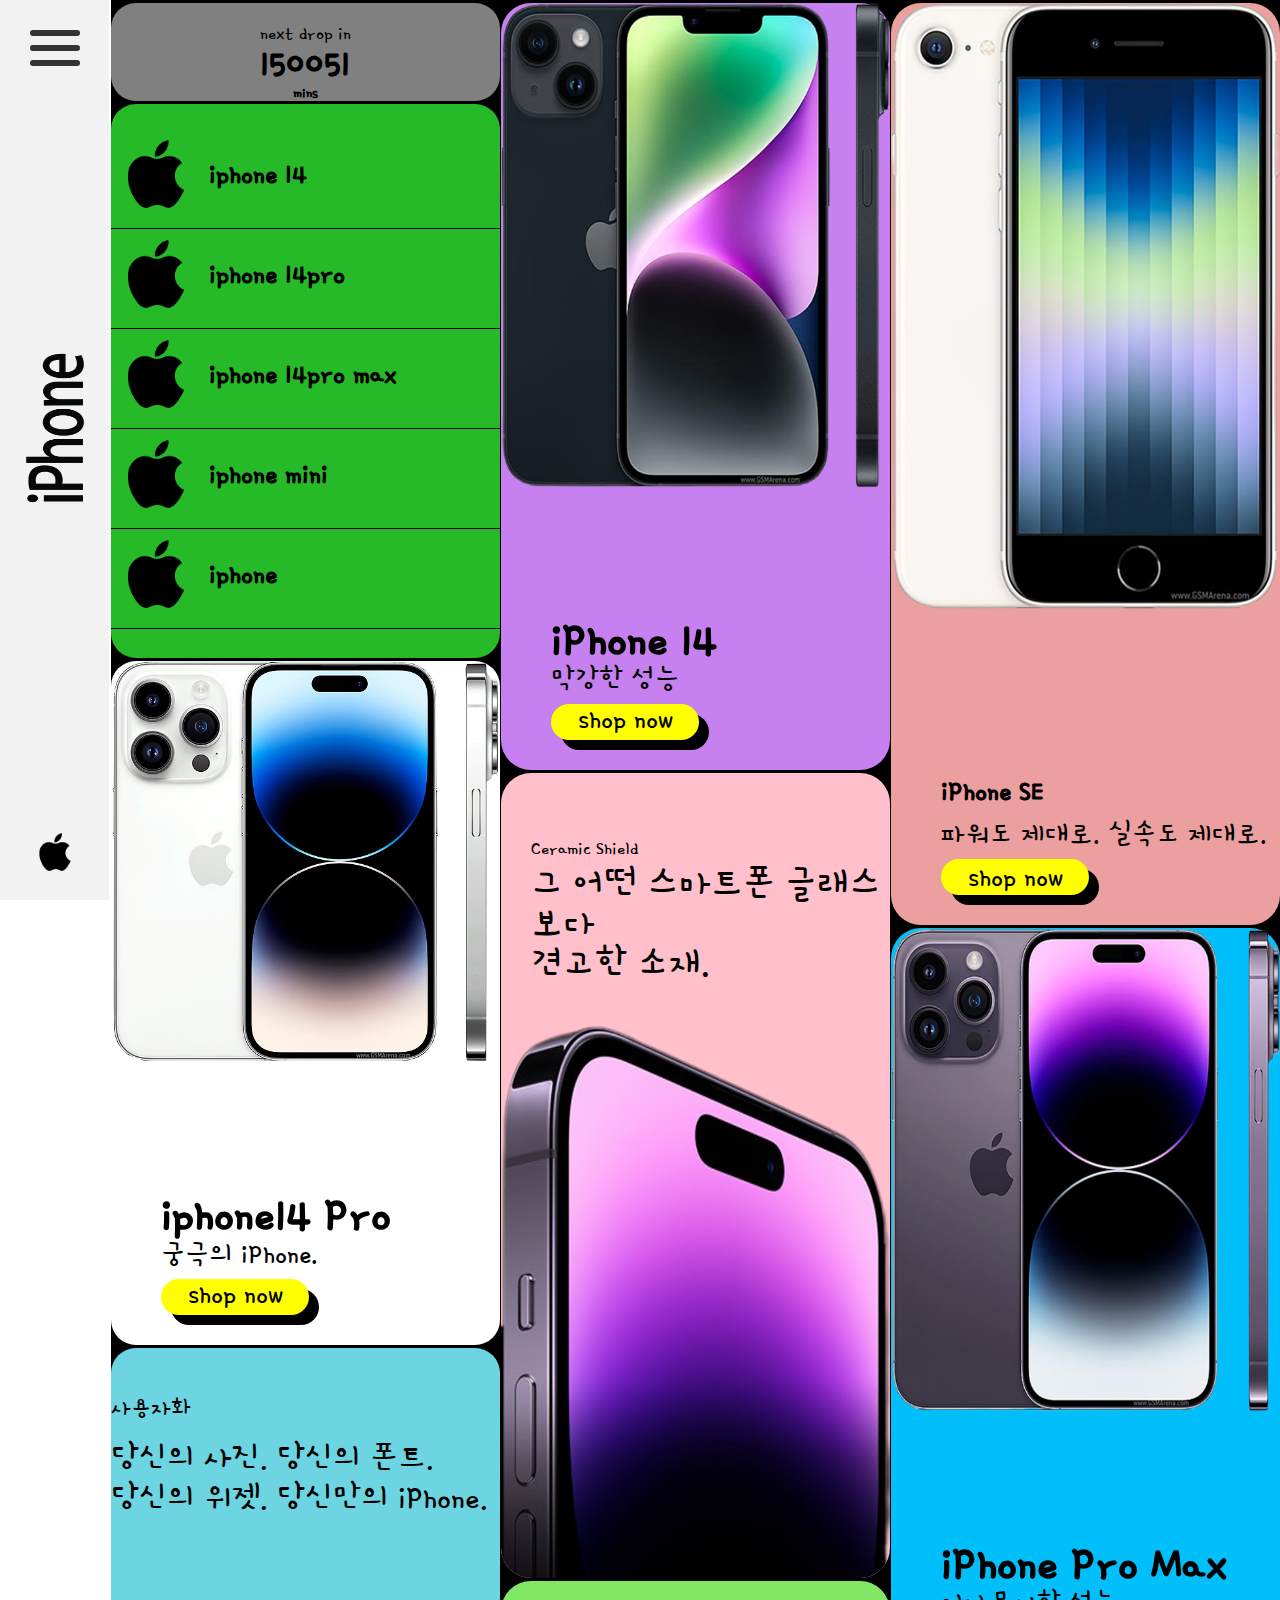
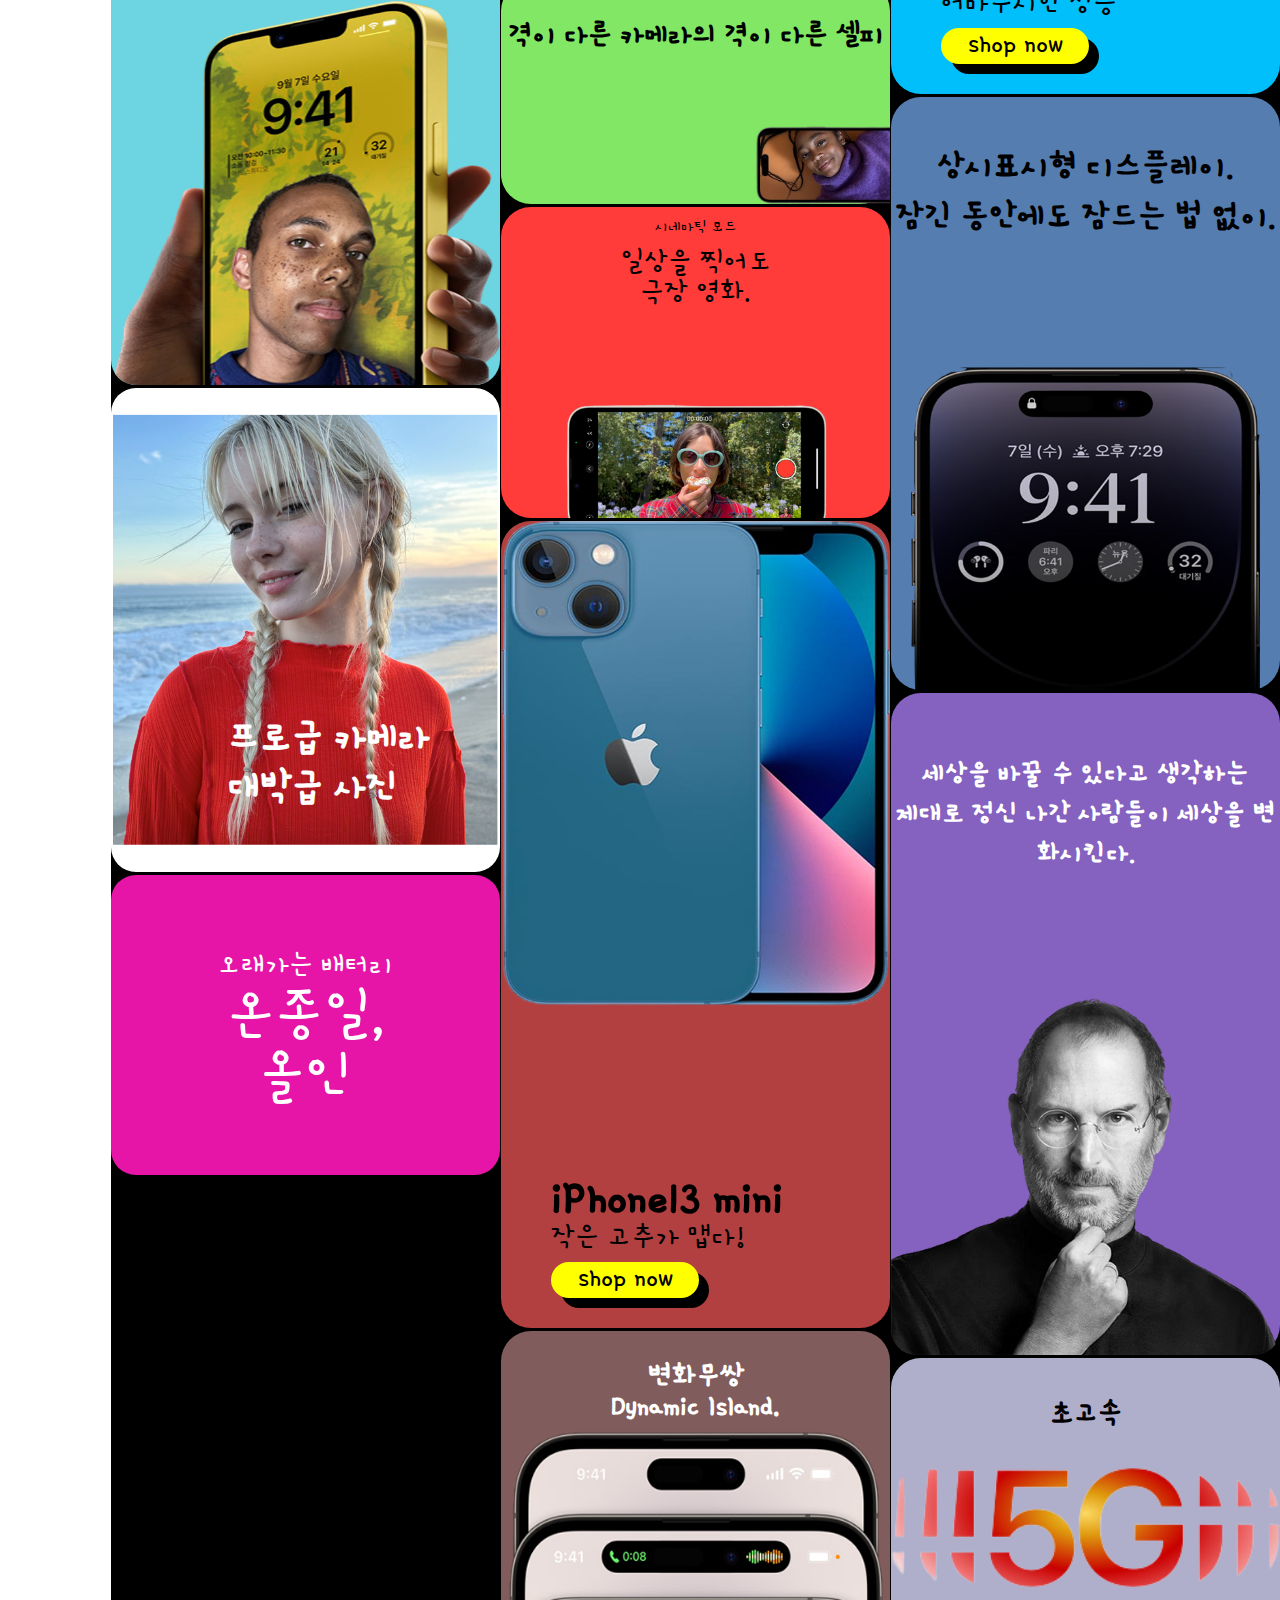
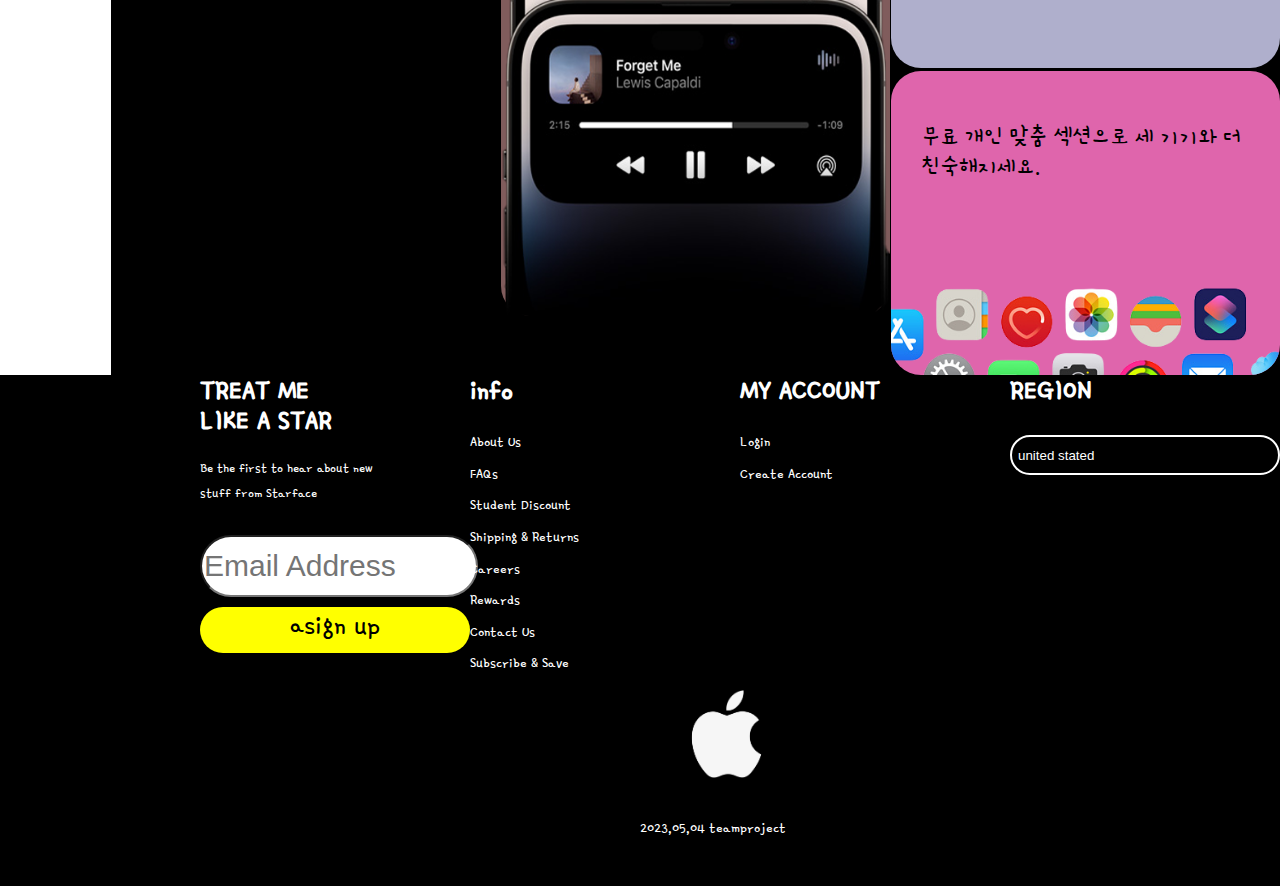
<file: iPhone.html>
<!DOCTYPE html>
<html lang="ko">
<head>
  <meta charset="UTF-8">
  <meta http-equiv="X-UA-Compatible" content="IE=edge">
  <!-- <meta name="viewport" content="width=device-width, initial-scale=1.0"> -->
  <meta name="viewport"
content="width=device-width, initial-scale=1.0, maximum-scale=1.0, minimum-scale=1.0, user-scalable=no">
  
  <title>iPhone - Apple(KR)</title>
  <link rel="stylesheet" href="css/reset.css">
  <link rel="stylesheet" href="css/iPhone.css">
  <!-- <script src="js/prefixfree.min.js"></script> -->
  <script defer src="js/iPhone.js"></script>
</head>
<body>
  <header>
  
    <div class="ham">
<a href="#">
      <span></span> 
    </a>
    </div>

 

    <h1><img src="./img/iPhone/img/logo1.png" alt="애플텍스트"></h1>
    <div class="header_icon">
      <img src="./img/iPhone/img/logo.png" alt="애플 로고">
    </div>
  </header>
  <!-- header_menu -->
  <div class="header_wrap">
    <div class="header_menu">
      <div class="header_menu1">
        <input type="search" placeholder="search">
        <ul>
          <li><a href="#"><img src="./img/iPhone/img/img_iphonenav1.png" alt="">iPhone</a></li>
          <li><a href="#"><img src="./img/iPhone/img/img_Mac1.png" alt="">Mac</a></li>
          <li><a href="#"><img src="./img/iPhone/img/img_ipad1.png" alt="">iPad</a></li>
          <li><a href="#"><img src="./img/iPhone/img/img_watch1.png" alt="">watch</a></li>
          <li><a href="#"><img src="./img/iPhone/img/img_airpods1.png" alt="">AirPods</a></li>
  
        </ul>
      </div>
      <div class="header_menu2">
        <div class="header_menu2_1">
          <button>LOG IN</button>
        </div>
  
        <div class="header_menu2_2">
          <ul>
            <li>Rewards</li>
            <li>FAQ</li>
            <li>Student Discount</li>
            <li>Subscribe & Save</li>
          </ul>
        </div>
  
        <div class="header_menu2_3">
          <ul>
            <li><img src="./img/iPhone/img/img_twitter.png" alt=""></li>
            <li><img src="./img/iPhone/img/img_discord.png" alt=""></li>
            <li><img src="./img/iPhone/img/img_tiktok.png" alt=""></li>
            <li><img src="./img/iPhone/img/img_instar.png" alt=""></li>
          </ul>
        </div>
      </div>
    </div>
  </div>



  <!-- content_wraps -->
  <div class="content_wrap">
    <!-- content1-->
    <div class="content content1">
      <div class="content1_1">
          <div class="countdown">
            <div class="count_txt"><p>next drop in</p></div>
            <div class="count_time">150051</div>
            <div class="count_label">
              <span>mins</span>
            </div> 
          </div>
      </div>

      <div class="content1_2">
        <ul>
          <li>
            <a href="#">
              <div>
                <img src="./img/iPhone/img/logo.png" alt="">
                <span>iphone 14</span>
              </div>
            </a>
          </li>
          <li>
            <a href="#">
              <div>
                <img src="./img/iPhone/img/logo.png" alt="">
                <span>iphone 14pro</span>
              </div>
            </a>
          </li>
          <li>
            <a href="#">
              <div>
                <img src="./img/iPhone/img/logo.png" alt="">
                <span>iphone 14pro max</span>
              </div>
            </a>
          </li>
          <li>
            <a href="#">
              <div>
                <img src="./img/iPhone/img/logo.png" alt="">
                <span>iphone mini</span>
              </div>
            </a>
          </li>
          <li>
            <a href="#">
              <div>
                <img src="./img/iPhone/img/logo.png" alt="">
                <span>iphone</span>
              </div>
            </a>
          </li>

        </ul>
      </div>
      <div class="content1_3">
        <img src="./img/iPhone/img/img_iphone14_02.png" alt="">
        <a href="#">
        <div class="phone_txt">
          <h1>iphone14 Pro</h1>
          <p>
            궁극의 iPhone.
          </p>
            <div class="shadow">
              <p>shop now</p>
            </div>
        </div>
        </a>
      </div>
      <div class="content1_4">
        <div>
          <p>사용자화</p>
          <h1>당신의 사진. 당신의 폰트.<br>
            당신의 위젯. 당신만의 iPhone.</h1>
        </div>
        <img src="./img/iPhone/img2/img_iphone_03.png" alt="">
      </div>
      <div class="content1_5">
        <img src="./img/iPhone/img2/img_main01.png" alt="">
        <h1>프로급 카메라<br>대박급 사진</h1>
      </div>
      <div class="content1_6">
        <p>오래가는 배터리</p>
        <h1>온종일,<br>올인</h1>
      </div>
    </div>

    <!-- content2 -->
    <div class="content content2">
      <div class="content2_1">
        <img src="./img/iPhone/img2/img_iphone14_01.png" alt="">
        <a href="#">
          <div class="phone_txt">
            <h1>iPhone 14</h1>
            <p>
              막강한 성능
            </p>
            <div class="shadow">
              <p>shop now</p>
            </div>
          </div>
        </a>
      </div>
      <div class="content2_2">
        <a href="#">
          <div>
            <p>
              Ceramic Shield
            </p>
            <h1>그 어떤 스마트폰 글래스보다<br>
              견고한 소재.</h1>
          </div>
        </a>
        <img src="./img/iPhone/img2/img_iphoneimg_01.png" alt="">
      </div>
      <div class="content2_3">
        <h1>격이 다른 카메라의 격이 다른 셀피</h1>
        <img src="./img/iPhone/img/img_iphone_02.png" alt="">
      </div>
      <div class="content2_4">
        <div>
          <p>시네마틱 모드</p>
          <h1>일상을 찍어도<br>
            극장 영화.</h1>
          <img src="./img/iPhone/img/img_iphone_04.png" alt="">
        </div>
      </div>
      <div class="content2_5">
        <img src="./img/iPhone/img2/img_iphonemini.png" alt="">
        <a href="#">
          <div class="phone_txt">
            <h1>iPhone13 mini </h1>
            <p>
              작은 고추가 맵다!
            </p>
            <div class="shadow">
              <p>shop now</p>
            </div>
          </div>
        </a>
      </div>
      <div class="content2_6">
        <h1>변화무쌍<br>
          Dynamic Island.</h1>
        <img src="./img/iPhone/img2/img_main02.png" alt="">

      </div>
    </div>
    <!-- contetn3 -->
    <div class="content content3">
      <div class="content3_1">
        <img src="./img/iPhone/img2/img_iphonese.01.png" alt="">
        <a href="#">
        <div class="phone_txt">
          <h1>iPhone SE</h1>
          <p>
            파워도 제대로. 실속도 제대로.
          </p>
            <div class="shadow">
              <p>shop now</p>
            </div>
        </div>
        </a>
      </div>
      <div class="content3_2">
        <img src="./img/iPhone/img2/img_iphonepormax_01.png" alt="">
        <a href="#">
        <div class="phone_txt">
          <h1>iPhone Pro Max</h1>
          <p>
            어마무시한 성능
          </p>
            <div class="shadow">
              <p>shop now</p>
            </div>
        </div>
        </a>
      </div>
      <div class="content3_3">
        <h1>상시표시형 디스플레이.<br>
          잠긴 동안에도 잠드는 법 없이.</h1>
        <img src="./img/iPhone/img2/img_main04.png" alt="">
      </div>
      <div class="content3_4">
        <h1>세상을 바꿀 수 있다고 생각하는<br> 제대로 정신 나간 사람들이 세상을 변화시킨다.
        </h1>
        <img src="./img/iPhone/img/img_jobs02.png" alt="">
      </div>  
      <div class="content3_5">
        <p>초고속</p>
        <img src="./img/iPhone/img/img_5g01.png" alt="">
      </div>

      <div class="content3_6">
        <h1>무료 개인 맞춤 섹션으로 세 기기와 더<br>친숙해지세요.</h1>
        <img src="./img/iPhone/img/img_main05.png" alt="">
      </div>
    </div>
    <!-- /content3 -->
  </div>
  <!-- <div class="bg"></div> -->
  <footer>
    <div class="footer1">
      <div class="footer1_1">
        <div>
          <h1>TREAT ME<br>
            LIKE A STAR</h2>
          <p>Be the first to hear about new<br> stuff from Starface</p>
        </div>
        <input type="sign up" placeholder="Email Address">
        <div class="sign_up"><a href="$">asign up</a></div>
      </div>
      <div class="footer1_2">
        <h1>info</h1>
        <ul>
          <li><a href="#">About Us</a></li>
          <li><a href="#">FAQs</a></li>
          <li><a href="#">Student Discount</a></li>
          <li><a href="#">Shipping & Returns</a></li>
          <li><a href="#">Careers</a></li>
          <li><a href="#">Rewards</a></li>
          <li><a href="#">Contact Us</a></li>
          <li><a href="#">Subscribe & Save</a></li>
        </ul>
      </div>
      <div class="footer1_3">
        <h1>MY ACCOUNT</h1>
        <ul>
          <li><a href="#">Login</a></li>
          <li><a href="#">Create Account</a></li>
        </ul>
      </div>
      <div class="footer1_4">
        <h1>REGION</h1>
        <button><span>united stated</span></button>
      </div>
    </div>
    <div class="footer2">
      <img src="./img/iPhone/img/img_logo3.png" alt="">
      <h2>2023,05,04 teamproject</h2>
    </div>
  </footer>
</body>
</html>
</file>
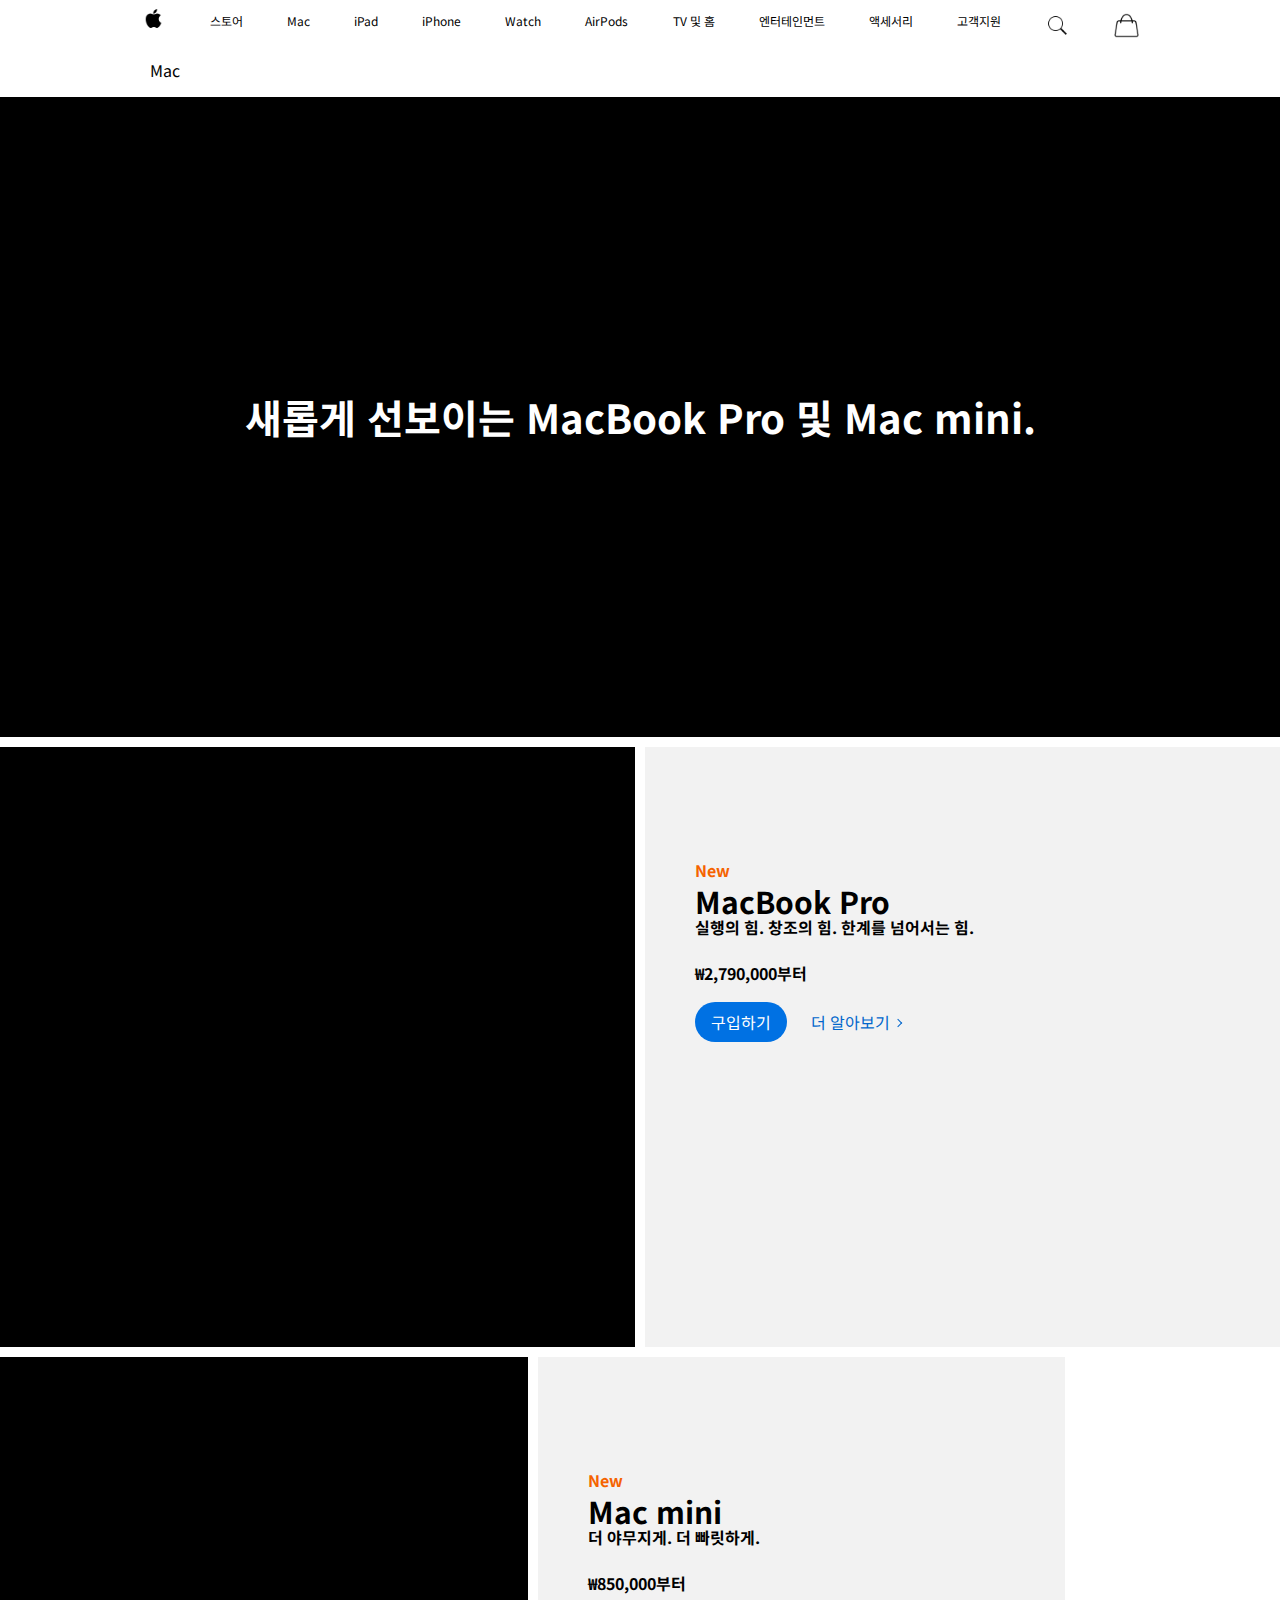
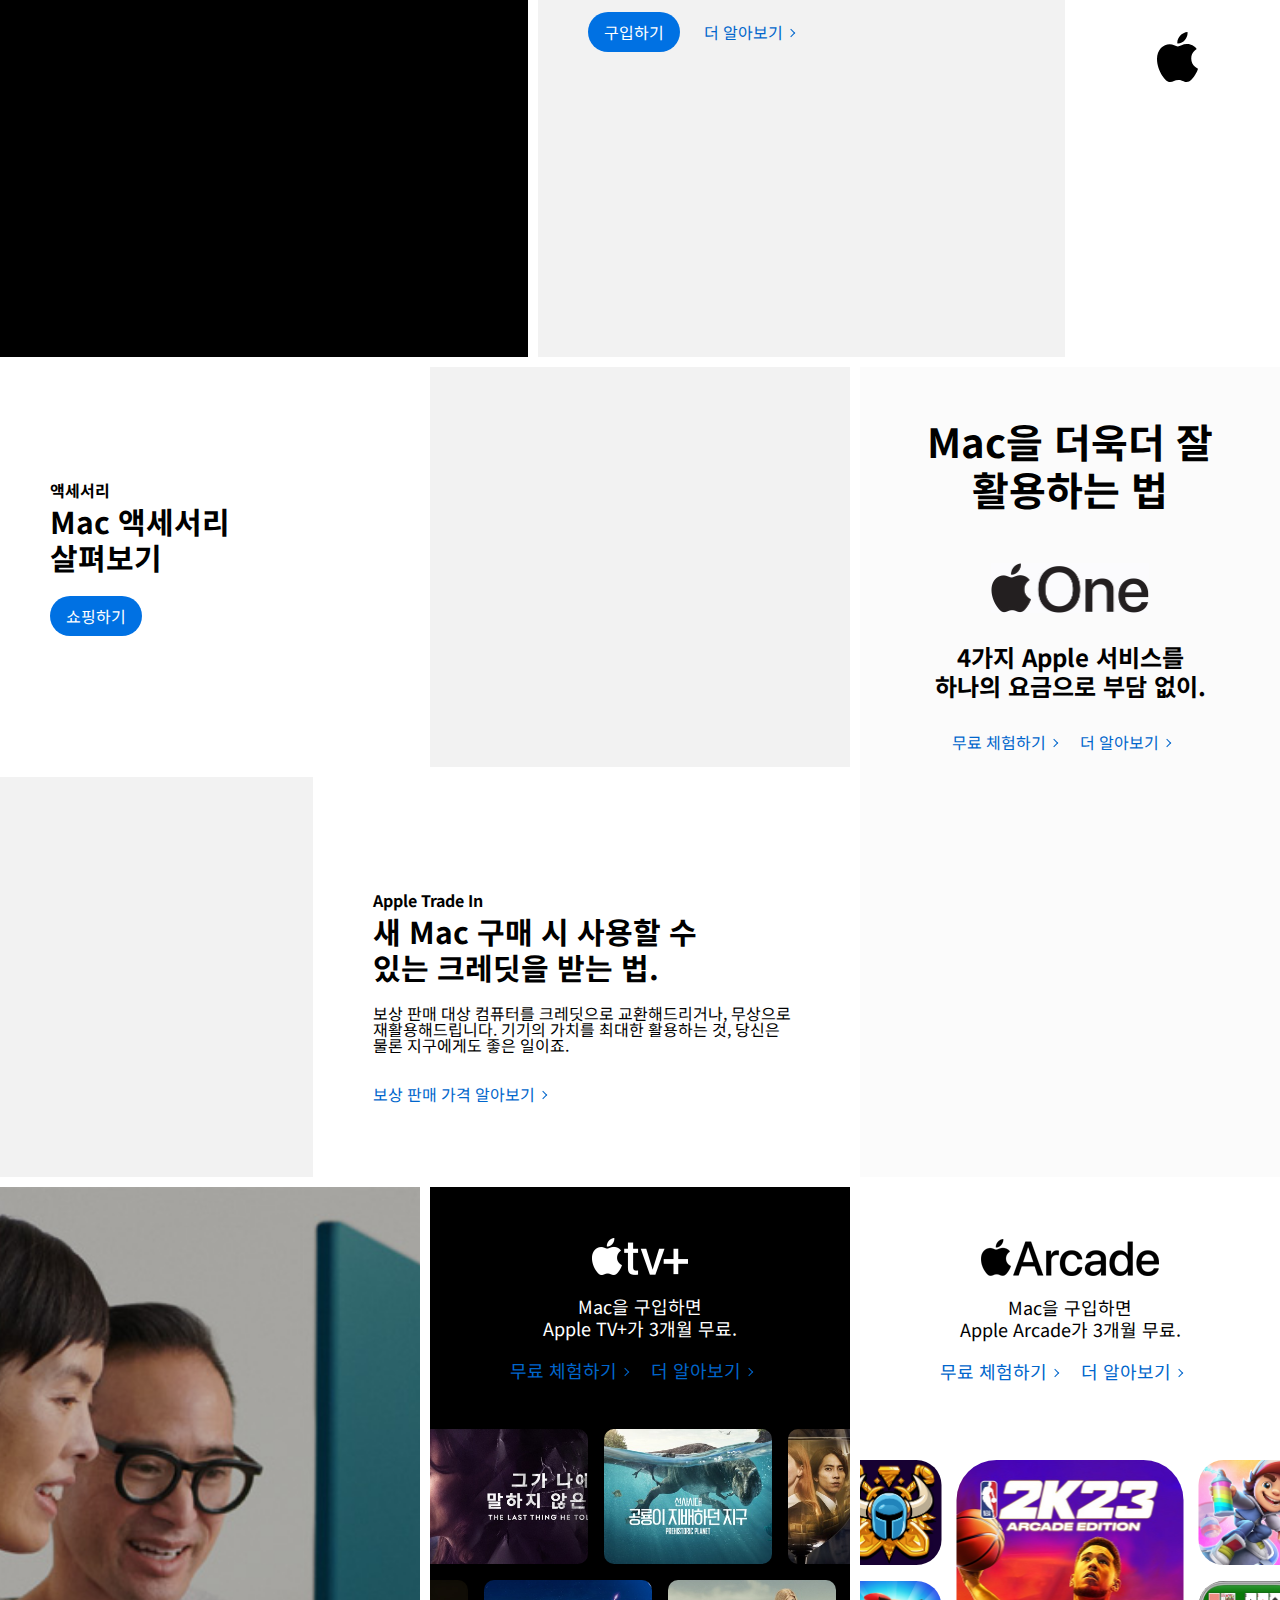
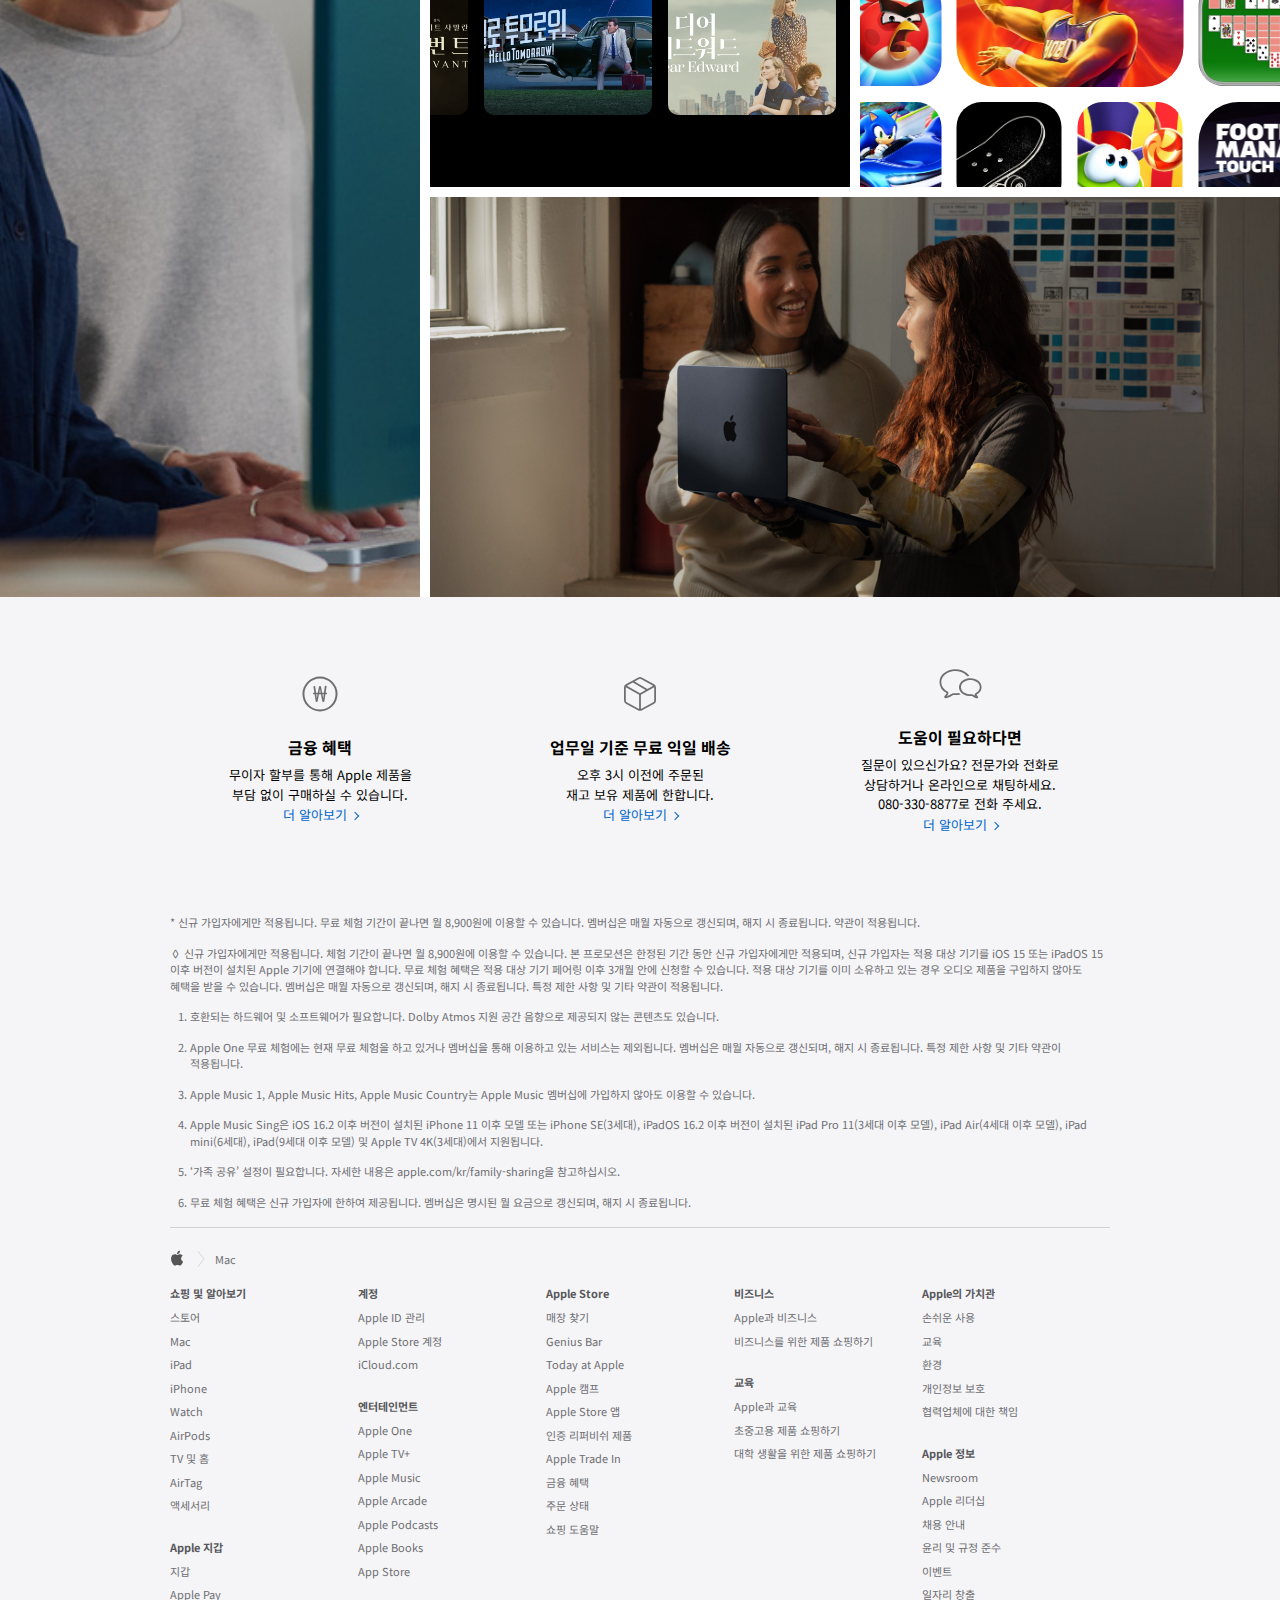
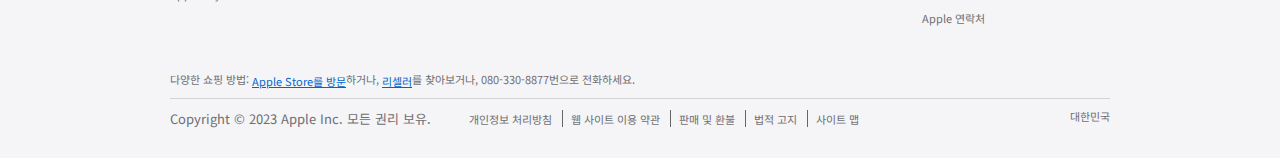
<file: mac.html>
<!DOCTYPE html>
<html lang="ko">
  <head>
    <meta charset="UTF-8" />
    <meta http-equiv="X-UA-Compatible" content="IE=edge" />
    <meta name="viewport" content="width=device-width, initial-scale=1.0" />
    <!-- aos -->
    <link rel="stylesheet" href="https://unpkg.com/aos@2.3.1/dist/aos.css" />
    <script src="https://unpkg.com/aos@2.3.1/dist/aos.js"></script>
    <!-- css -->
    <link rel="stylesheet" href="./css/basic.css" />
    <link rel="stylesheet" href="./css/setting.css" />
    <link rel="stylesheet" href="./css/mac.css" />
    <!-- script -->
    <script defer src="./js/main.js"></script>
    <script defer src="./js/mac.js"></script>
    <title>Mac - Apple (KR)</title>
  </head>
  <body>
    <div id="wrap">
      <div class="m_header">
        <h1>
          <a href="index.html"><img src="img/logo.png" alt="" /></a>
        </h1>
        <div class="hamburger">
          <a href="#">
            <span></span>
            <span></span>
          </a>
        </div>
        <ul class="m_header_ul">
          <li><a href="#">스토어</a></li>
          <li><a href="mac.html">Mac</a></li>
          <li><a href="ipad_pages.html">iPad</a></li>
          <li><a href="iPhone.html">iPhone</a></li>
          <li><a href="#">Watch</a></li>
          <li><a href="#">AirPods</a></li>
          <li><a href="#">TV 및 홈</a></li>
          <li><a href="Entertainment.html">엔터테인먼트</a></li>
          <li><a href="#">액세서리</a></li>
          <li><a href="service.html">지원</a></li>
        </ul>
      </div>

      <div class="header1">
        <ul class="header_ul">
          <h1>
            <a href="index.html"><img src="img/logo.png" alt="" /></a>
          </h1>
          <li><a href="#">스토어</a></li>
          <li><a href="mac.html">Mac</a></li>
          <li><a href="ipad_pages.html">iPad</a></li>
          <li><a href="iPhone.html">iPhone</a></li>
          <li><a href="#">Watch</a></li>
          <li><a href="#">AirPods</a></li>
          <li><a href="#">TV 및 홈</a></li>
          <li><a href="Entertainment.html">엔터테인먼트</a></li>
          <li><a href="#">액세서리</a></li>
          <li><a href="service.html">고객지원</a></li>
          <li>
            <a href="#"><img src="img/icon.png" alt="" /></a>
          </li>
          <li>
            <a href="#"><img src="img/shopping.png" alt="" /></a>
          </li>
        </ul>
      </div>

      <!--header2에 마우스 올리면 나타나는 서브 메뉴-->
      <nav class="sub sub1">
        <div class="sub_container">
          <ul class="list">
            <li>
              <a href="#"><small>쇼핑하기</small></a>
            </li>
            <li>
              <a href="#"><b>최신 제품 쇼핑하기</b></a>
            </li>
            <li>
              <a href="#"><b>Mac</b></a>
            </li>
            <li>
              <a href="#"><b>iPad</b></a>
            </li>
            <li>
              <a href="#"><b>iPhone</b></a>
            </li>
            <li>
              <a href="#"><b>Apple Watch</b></a>
            </li>
            <li>
              <a href="#"><b>액세서리</b></a>
            </li>
          </ul>

          <ul class="list">
            <li>
              <a href="#"><small>빠른 링크</small></a>
            </li>
            <li><a href="#">매장 찾기</a></li>
            <li><a href="#">주문 상태</a></li>
            <li><a href="#">금융 혜택</a></li>
            <li><a href="#">Apple Trade In</a></li>
          </ul>

          <ul class="list">
            <li>
              <a href="#"><small>특별 할인 쇼핑하기</small></a>
            </li>
            <li><a href="#">인증 리퍼비쉬 제품</a></li>
            <li><a href="#">교육</a></li>
            <li><a href="#">비지니스</a></li>
          </ul>
        </div>
        <div class="bg-opacity"></div>
      </nav>

      <nav class="sub sub2">
        <div class="sub_container">
          <ul class="list">
            <li>
              <a href="#"><small>Mac 살펴보기</small></a>
            </li>
            <li>
              <a href="#"><b>MacBook Air</b></a>
            </li>
            <li>
              <a href="#"><b>MacBook Pro</b></a>
            </li>
            <li>
              <a href="#"><b>iMac</b></a>
            </li>
            <li>
              <a href="#"><b>Mac mini</b></a>
            </li>
            <li>
              <a href="#"><b>Mac Studio</b></a>
            </li>
            <li>
              <a href="#"><b>Mac Pro</b></a>
            </li>
            <li>
              <a href="apple_display.html"><b>디스플레이</b></a>
            </li>
            <li>
              <a href="#">Mac 비교하기</a>
            </li>
            <li>
              <a href="#">Mac은 뭐든 척척</a>
            </li>
            <li>
              <a href="#">Mac 모두 살펴보기</a>
            </li>
          </ul>

          <ul class="list">
            <li>
              <a href="#"><small>Mac 쇼핑하기</small></a>
            </li>
            <li><a href="mac_shopping.html">Mac 쇼핑하기</a></li>
            <li><a href="#">Mac 액세서리</a></li>
            <li><a href="#">금융 혜택</a></li>
            <li><a href="#">Apple Trade In</a></li>
          </ul>

          <ul class="list">
            <li>
              <a href="#"><small>그 외 Mac 관련 항목</small></a>
            </li>
            <li><a href="#">Mac 지원</a></li>
            <li><a href="#">macOS Ventura</a></li>
            <li><a href="#">연속성</a></li>
            <li><a href="#">iCloud</a></li>
            <li><a href="#">Mac과 비지니스</a></li>
            <li><a href="#">교육</a></li>
          </ul>
        </div>
        <div class="bg-opacity"></div>
      </nav>

      <nav class="sub sub3">
        <div class="sub_container">
          <ul class="list">
            <li>
              <a href="#"><small>iPad 살펴보기</small></a>
            </li>
            <li>
              <a href="#"><b>iPad Pro</b></a>
            </li>
            <li>
              <a href="#"><b>iPad Air</b></a>
            </li>
            <li>
              <a href="#"><b>iPad</b></a>
            </li>
            <li>
              <a href="#"><b>iPad mini</b></a>
            </li>
            <li>
              <a href="#"><b>Apple Pencil</b></a>
            </li>
            <li>
              <a href="#"><b>키보드</b></a>
            </li>
            <li>
              <a href="ipad_pages.html">iPad 비교하기</a>
            </li>
            <li>
              <a href="#">iPad를 선택하는 이유</a>
            </li>
            <li>
              <a href="#">iPad 모두 살펴보기</a>
            </li>
          </ul>

          <ul class="list">
            <li>
              <a href="#"><small>iPad 쇼핑하기</small></a>
            </li>
            <li>
              <a href="#">iPad 쇼핑하기</a>
            </li>
            <li>
              <a href="#">iPad 액세서리</a>
            </li>
            <li>
              <a href="#">금융 혜택</a>
            </li>
            <li>
              <a href="#">Apple Trade In</a>
            </li>
          </ul>

          <ul class="list">
            <li>
              <a href="#"><small>그 외 iPad 관련 항목</small></a>
            </li>
            <li>
              <a href="#">iPad 지원</a>
            </li>
            <li>
              <a href="#">iPadOS 16</a>
            </li>
            <li>
              <a href="#">iCloud</a>
            </li>

            <li>
              <a href="#">교육</a>
            </li>
          </ul>
        </div>
        <div class="bg-opacity"></div>
      </nav>

      <nav class="sub sub4">
        <div class="sub_container">
          <ul class="list">
            <li>
              <a href="#"><small>iPhone 살펴보기</small></a>
            </li>
            <li>
              <a href="#"><b>iPhone 14 Pro</b></a>
            </li>
            <li>
              <a href="#"><b>iPhone 14</b></a>
            </li>
            <li>
              <a href="#"><b>iPhone 13</b></a>
            </li>
            <li>
              <a href="#"><b>iPhone 12</b></a>
            </li>
            <li>
              <a href="#"><b>iPhone SE</b></a>
            </li>
            <li>
              <a href="#">iPhone 비교하기</a>
            </li>
            <li>
              <a href="#">iPhone으로 갈아타기</a>
            </li>
            <li>
              <a href="#">iPhone 모두 살펴보기</a>
            </li>
          </ul>

          <ul class="list">
            <li>
              <a href="#"><small>iPhone 쇼핑하기</small></a>
            </li>
            <li>
              <a href="#">iPhone 쇼핑하기</a>
            </li>
            <li>
              <a href="#">iPhone 액세서리</a>
            </li>
            <li>
              <a href="#">Apple Trade In</a>
            </li>
            <li>
              <a href="#">금융 혜택</a>
            </li>
          </ul>

          <ul class="list">
            <li>
              <a href="#"><small>그 외 iPhone 관련 항목</small></a>
            </li>
            <li>
              <a href="#">iphone 지원</a>
            </li>
            <li>
              <a href="#">iOS 16</a>
            </li>
            <li>
              <a href="#">iPhone의 개인정보 보호</a>
            </li>
            <li>
              <a href="#">iCloud</a>
            </li>
            <li>
              <a href="#">Apple 지갑, Apple Pay</a>
            </li>
            <li>
              <a href="#">Siri</a>
            </li>
          </ul>
        </div>
        <div class="bg-opacity"></div>
      </nav>

      <nav class="sub sub5">
        <div class="sub_container">
          <ul class="list">
            <li>
              <a href="#"><small>Watch 살펴보기</small></a>
            </li>
            <li>
              <a href="#"><b>Apple Watch Ultra</b></a>
            </li>
            <li>
              <a href="#"><b>Apple Watch Series 8</b></a>
            </li>
            <li>
              <a href="#"><b>Apple Watch SE</b></a>
            </li>
            <li>
              <a href="#"><b>Apple Watch Nike</b></a>
            </li>
            <li>
              <a href="#"><b>Apple Watch Hermes</b></a>
            </li>
            <li>
              <a href="#">Watch 비교하기</a>
            </li>
            <li>
              <a href="#">Apple Watch를 선택하는 이유</a>
            </li>
            <li>
              <a href="#">Apple Watch 모두 살펴보기</a>
            </li>
          </ul>

          <ul class="list">
            <li>
              <a href="#"><small>Watch 쇼핑하기</small></a>
            </li>
            <li>
              <a href="#">Apple Watch 쇼핑하기</a>
            </li>
            <li>
              <a href="#">Apple Watch Studio</a>
            </li>
            <li>
              <a href="#">Apple Watch 밴드</a>
            </li>
            <li>
              <a href="#">Apple Watch 액세서리</a>
            </li>
            <li>
              <a href="#">금융 혜택</a>
            </li>
            <li>
              <a href="#">Apple Trade in</a>
            </li>
          </ul>

          <ul class="list">
            <li>
              <a href="#"><small>그 외 Watch 관련 항목</small></a>
            </li>
            <li>
              <a href="#">Apple Watch 지원</a>
            </li>
            <li>
              <a href="#">WatchOS 9</a>
            </li>
          </ul>
        </div>
        <div class="bg-opacity"></div>
      </nav>

      <nav class="sub sub6">
        <div class="sub_container">
          <ul class="list">
            <li>
              <a href="#"><small>AirPods 살펴보기</small></a>
            </li>
            <li>
              <a href="#"><b>AirPods 2세대</b></a>
            </li>
            <li>
              <a href="#"><b>AirPods 3세대</b></a>
            </li>
            <li>
              <a href="#"><b>AirPods Pro 2세대</b></a>
            </li>
            <li>
              <a href="#"><b>AirPods Max</b></a>
            </li>
            <li>
              <a href="#">AirPods 비교하기</a>
            </li>
            <li>
              <a href="#">AirPods 모두 살펴보기</a>
            </li>
          </ul>

          <ul class="list">
            <li>
              <a href="#"><small>AirPods 쇼핑하기</small></a>
            </li>
            <li>
              <a href="#">AirPods 쇼핑하기</a>
            </li>
            <li>
              <a href="#">AirPods 액세서리</a>
            </li>
          </ul>

          <ul class="list">
            <li>
              <a href="#"><small>그 외 AirPods 관련 항목</small></a>
            </li>
            <li>
              <a href="#">AirPods 지원</a>
            </li>
            <li>
              <a href="#">Apple Music</a>
            </li>
          </ul>
        </div>
        <div class="bg-opacity"></div>
      </nav>

      <nav class="sub sub7">
        <div class="sub_container">
          <ul class="list">
            <li>
              <a href="#"><small>TV 및 홈 살펴보기</small></a>
            </li>
            <li>
              <a href="#"><b>Apple TV 4K</b></a>
            </li>
            <li>
              <a href="#"><b>TV 및 홈 살펴보기</b></a>
            </li>
          </ul>

          <ul class="list">
            <li>
              <a href="#"><small>TV 및 홈 쇼핑하기</small></a>
            </li>
            <li>
              <a href="#">Apple TV 4K 쇼핑하기</a>
            </li>
            <li>
              <a href="#">Siri Remote 쇼핑하기</a>
            </li>
            <li>
              <a href="#">TV 및 홈 액세서리</a>
            </li>
          </ul>

          <ul class="list">
            <li>
              <a href="#"><small>그 외 TV 및 홈 관련 항목</small></a>
            </li>
            <li>
              <a href="#">Apple TV 지원</a>
            </li>
            <li>
              <a href="#">Apple TV 앱</a>
            </li>
            <li>
              <a href="#">Apple TV +</a>
            </li>
            <li>
              <a href="#">홈 앱</a>
            </li>
            <li>
              <a href="#">Apple Music</a>
            </li>
            <li>
              <a href="#">Siri</a>
            </li>
            <li>
              <a href="#">AirPlay</a>
            </li>
          </ul>
        </div>
        <div class="bg-opacity"></div>
      </nav>

      <nav class="sub sub8">
        <div class="sub_container">
          <ul class="list">
            <li>
              <a href="#"><small>엔터테이먼트 살펴보기</small></a>
            </li>
            <li>
              <a href="#"><b>Apple One</b></a>
            </li>
            <li>
              <a href="#"><b>Apple TV+</b></a>
            </li>
            <li>
              <a href="#"><b>Apple Music</b></a>
            </li>
            <li>
              <a href="#"><b>Apple Arcade</b></a>
            </li>
            <li>
              <a href="#"><b>Apple Podcasts</b></a>
            </li>
            <li>
              <a href="#"><b>Apple Books</b></a>
            </li>
            <li>
              <a href="#"><b>App store</b></a>
            </li>
            <li>
              <a href="#">엔터테이먼트 살펴보기</a>
            </li>
          </ul>

          <ul class="list">
            <li>
              <a href="#"><small>Apple TV+ 지원</small></a>
            </li>
            <li>
              <a href="#">Apple Music 지원</a>
            </li>
          </ul>
        </div>
        <div class="bg-opacity"></div>
      </nav>

      <nav class="sub sub9">
        <div class="sub_container">
          <ul class="list">
            <li>
              <a href="#"><small>액세서리 쇼핑하기</small></a>
            </li>
            <li>
              <a href="#"><b>Mac</b></a>
            </li>
            <li>
              <a href="#"><b>iPad</b></a>
            </li>
            <li>
              <a href="#"><b>iPhone</b></a>
            </li>
            <li>
              <a href="#"><b>Apple Watch</b></a>
            </li>
            <li>
              <a href="#"><b>AirPods</b></a>
            </li>
            <li>
              <a href="#"><b>TV 및 홈</b></a>
            </li>
            <li>
              <a href="#"><b>액세서리 모두 쇼핑하기</b></a>
            </li>
          </ul>

          <ul class="list">
            <li>
              <a href="#"><small>액세서리 살펴보기</small></a>
            </li>
            <li>
              <a href="#">Apple 제작 정품</a>
            </li>
            <li>
              <a href="#">Beats by Dr.Dre</a>
            </li>
            <li>
              <a href="#">AirTag</a>
            </li>
          </ul>
        </div>
        <div class="bg-opacity"></div>
      </nav>

      <nav class="sub sub10">
        <div class="sub_container">
          <ul class="list">
            <li>
              <a href="#"><small>지원 상황 살펴보기</small></a>
            </li>
            <li>
              <a href="#"><b>iPhone</b></a>
            </li>
            <li>
              <a href="#"><b>Mac</b></a>
            </li>
            <li>
              <a href="#"><b>iPad</b></a>
            </li>
            <li>
              <a href="#"><b>Watch</b></a>
            </li>
            <li>
              <a href="#"><b>AirPods</b></a>
            </li>
            <li>
              <a href="#"><b>Music</b></a>
            </li>
            <li>
              <a href="#"><b>TV</b></a>
            </li>
            <li>
              <a href="#">지원 상황 살펴보기</a>
            </li>
          </ul>

          <ul class="list">
            <li>
              <a href="#"><small>도움받기</small></a>
            </li>
            <li>
              <a href="#">커뮤니티</a>
            </li>
            <li>
              <a href="#">보장 상태 확인하기</a>
            </li>
            <li>
              <a href="#">수리</a>
            </li>
            <li>
              <a href="#">문의하기</a>
            </li>
          </ul>

          <ul class="list">
            <li>
              <a href="#"><small>유용한 주제</small></a>
            </li>
            <li>
              <a href="#">AppleCare+ 구입하기</a>
            </li>
            <li>
              <a href="#">Apple ID 및 암호</a>
            </li>
            <li>
              <a href="#">청구 및 구독</a>
            </li>
            <li>
              <a href="#">나의 찾기</a>
            </li>
            <li>
              <a href="#">손쉬운 사용</a>
            </li>
          </ul>
        </div>
        <div class="bg-opacity"></div>
      </nav>

      <!-- 헤더2 -->
      <div class="header2">
        <ul>
          <li><a href="">Mac</a></li>
          <li>
            <!-- <div>
              <a href="#">1개월 무료체험하기</a>
            </div> -->
          </li>
        </ul>
      </div>

      <!-- contents START -->
      <div id="contents">
        <section id="content01">
          <div class="sub_inner">
            <h2>새롭게 선보이는 MacBook Pro 및 Mac mini.</h2>
          </div>
        </section>
        
        <section id="content02">
          <div class="content_wrap">
            <!-- s01 START -->
            <div class="s01">
              <div class="item">
                <div class="s01_img sub01">
                  <div class="fill">
                    
                  </div>
                </div>
              </div>
              <div class="item">
                <div class="s01_txt sub01">
                  <h2>
                    <p><span class="new">New</span></p>
                    <p>MacBook Pro</p>
                  </h2>
                  <p>실행의 힘. 창조의 힘. 한계를 넘어서는 힘.</p>
                  <p class="price">₩2,790,000부터</p>
                  <div class="sub_link">
                    <a href="#" class="blue_button">구입하기</a>
                    <a href="#">더 알아보기<span class="more"></span></a>
                  </div>
                </div>
              </div>
            </div>
            <!-- s01 END -->

            <!-- s02 START -->
            <div class="s02">
              <div class="item">
                <div class="s01_img sub02">
                  <div class="fill">
                    
                  </div>
                </div>
              </div>

              <div class="item">
                <div class="s01_txt">
                  <h2>
                    <p><span class="new">New</span></p>
                    <p>Mac mini</p>
                  </h2>
                  <p>더 야무지게. 더 빠릿하게.</p>
                  <p class="price">₩850,000부터</p>
                  <div class="sub_link">
                    <a href="#" class="blue_button">구입하기</a>
                    <a href="#">더 알아보기<span class="more"></span></a>
                  </div>
                </div>
              </div>

              <div class="item">
                <div class="svg_logo">

                </div>
              </div>
            </div>
          </div>
          <!-- s02 END -->

          <!-- s03 START -->
          <div class="s03">
            <div class="item">
              <div class="s01_txt">
                <h2>
                  <p><span>액세서리</span></p>
                  <p>
                    Mac 액세서리<br>
                    살펴보기
                  </p>
                </h2>
                <div class="sub_link">
                  <a href="#" class="blue_button">쇼핑하기</a>
                </div>
              </div>
            </div>

            <div class="item">
              <div class="s01_img sub03">
                <div class="fill">
                    
                </div>
              </div>
            </div>

            <div class="item">
              <div class="s01_txt trade">
                <h2>Mac을 더욱더 잘 활용하는 법</h2>
                <div class="one">
                  <img src="./img/sub/apple_one_logo__cj3a404ir8mu_large.jpg" alt="">
                  <p>
                    4가지 Apple 서비스를<br>
                    하나의 요금으로 부담 없이.
                  </p>
                  <div class="sub_link">
                    <a href="#">무료 체험하기<span class="more"></span></a>
                    <a href="#">더 알아보기<span class="more"></span></a>
                  </div>
                </div>
                <div class="trade_img" 
                data-aos="fade-up" 
                data-aos-easing="ease-out"
                data-aos-duration="1000">
                  <img src="./img/sub/bundle__gaazdu9x3jqu_large.jpg" alt="">
                </div>
              </div>
            </div>

            <div class="item">
              <div class="s01_img img2">
                <div class="fill">
                  
                </div>
              </div>
            </div>

            <div class="item">
              <div class="s01_txt bundle">
                <h2>
                  <p><span>Apple Trade In</span></p>
                  <p>
                    새 Mac 구매 시 사용할 수<br> 있는 크레딧을 받는 법.
                  </p>
                </h2>
                <p class="explain">
                  보상 판매 대상 컴퓨터를 크레딧으로 교환해드리거나, 무상으로 재활용해드립니다. 기기의 가치를 최대한 활용하는 것, 당신은 물론 지구에게도 좋은 일이죠.
                </p>
                <div class="sub_link">
                  <a href="#">보상 판매 가격 알아보기<span class="more"></span></a>
                </div>
              </div>
            </div>
          </div>
          <!-- s03 END -->

          <!-- s04 START -->
          <div class="s04">
            <div class="item">
              <div class="promo_wrap">
                <div class="promo"
                data-aos="fade-up" 
                data-aos-easing="ease-out"
                data-aos-duration="1000">
                  <h2 class="title">Apple at Work</h2>
                  <h3 class="sub_title">비즈니스를 한 단계 더 도약시키는 막강한 힘.</h3>
                  
                  <ul>
                    <li>
                      <a href="#">
                      Apple at Work에 대해 알아보기
                      <span class="more"></span>
                      </a>
                    </li>
                    <li>
                      <a href="#">
                        Mac이 진정한 업무용 컴퓨터인 이유 보기
                        <span class="more"></span>
                      </a>
                    </li>
                  </ul>
                </div>
              </div>
            </div>

            <div class="item">
              <div class="s04_appletv">
                <div class="tv_txt">
                  <img src="./img/sub/apple_tv_plus_logo__kjr1fpjocgqe_large.png" alt="">
                  <p>
                    Mac을 구입하면<br>
                    Apple TV+가 3개월 무료.
                  </p>

                  <div class="sub_link">
                    <a href="#">무료 체험하기<span class="more"></span></a>
                    <a href="#">더 알아보기<span class="more"></span></a>
                  </div>
                </div>

                <div class="tv_slide_wrap">
                  <div class="tv_slides">
                    <ul>
                      <li style="background-image: url(./img/sub/slide1.jpg);"></li>
                      <li style="background-image: url(./img/sub/slide2.jpg);"></li>
                      <li style="background-image: url(./img/sub/slide3.jpg);"></li>
                      <li style="background-image: url(./img/sub/slide4.jpg);"></li>
                      <li style="background-image: url(./img/sub/slide5.jpg);"></li>
                      <li style="background-image: url(./img/sub/slide6.jpg);"></li>
                      <li style="background-image: url(./img/sub/slide7.jpg);"></li>
                      <li style="background-image: url(./img/sub/slide8.jpg);"></li>
                      <li style="background-image: url(./img/sub/slide9.jpg);"></li>
                      <li style="background-image: url(./img/sub/slide10.jpg);"></li>
                      <li style="background-image: url(./img/sub/slide11.jpg);"></li>
                      <li style="background-image: url(./img/sub/slide12.jpg);"></li>
                      <li style="background-image: url(./img/sub/slide13.jpg);"></li>
                      <li style="background-image: url(./img/sub/slide14.jpg);"></li>
                      <li style="background-image: url(./img/sub/slide15.jpg);"></li>
                      <li style="background-image: url(./img/sub/slide16.jpg);"></li>
                      <li style="background-image: url(./img/sub/slide17.jpg);"></li>
                      <li style="background-image: url(./img/sub/slide18.jpg);"></li>
                      <li style="background-image: url(./img/sub/slide19.jpg);"></li>
                      <li style="background-image: url(./img/sub/slide20.jpg);"></li>
                      <li style="background-image: url(./img/sub/slide21.jpg);"></li>
                    </ul>
                  </div>
                  <div class="tv_slides">
                    <ul>
                      <li style="background-image: url(./img/sub/slide22.jpg);"></li>
                      <li style="background-image: url(./img/sub/slide23.jpg);"></li>
                      <li style="background-image: url(./img/sub/slide24.jpg);"></li>
                      <li style="background-image: url(./img/sub/slide25.jpg);"></li>
                      <li style="background-image: url(./img/sub/slide26.jpg);"></li>
                      <li style="background-image: url(./img/sub/slide27.jpg);"></li>
                      <li style="background-image: url(./img/sub/slide28.jpg);"></li>
                      <li style="background-image: url(./img/sub/slide29.jpg);"></li>
                      <li style="background-image: url(./img/sub/slide30.jpg);"></li>
                      <li style="background-image: url(./img/sub/slide31.jpg);"></li>
                      <li style="background-image: url(./img/sub/slide32.jpg);"></li>
                      <li style="background-image: url(./img/sub/slide33.jpg);"></li>
                      <li style="background-image: url(./img/sub/slide34.jpg);"></li>
                      <li style="background-image: url(./img/sub/slide35.jpg);"></li>
                      <li style="background-image: url(./img/sub/slide36.jpg);"></li>
                      <li style="background-image: url(./img/sub/slide37.jpg);"></li>
                      <li style="background-image: url(./img/sub/slide38.jpg);"></li>
                      <li style="background-image: url(./img/sub/slide39.jpg);"></li>
                      <li style="background-image: url(./img/sub/slide40.jpg);"></li>
                      <li style="background-image: url(./img/sub/slide41.jpg);"></li>
                      <li style="background-image: url(./img/sub/slide42.jpg);"></li>
                    </ul>
                  </div>
                </div>
              </div>
            </div>

            <div class="item">
              <div class="s04_arcade">
                <div class="arcade_txt">
                  <img src="./img/sub/logo_apple_arcade__mvq317ljfkqe_large.png" alt="">
                  <p>
                    Mac을 구입하면<br>
                    Apple Arcade가 3개월 무료.
                  </p>

                  <div class="sub_link">
                    <a href="#">무료 체험하기<span class="more"></span></a>
                    <a href="#">더 알아보기<span class="more"></span></a>
                  </div>
                </div>

                <div class="arcade_games_wrap">
                  <div class="arcade_games">
                    <div class="game"></div>
                    <div class="game"></div>
                    <div class="game"></div>
                    <div class="game"></div>
                    <div class="game"></div>
                    <div class="game"></div>
                    <div class="game"></div>
                    <div class="game"></div>
                    <div class="game"></div>
                    <div class="game"></div>
                    <div class="game"></div>
                    <div class="game"></div>
                    <div class="game"></div>
                    <div class="game"></div>
                    <div class="game"></div>
                    <div class="game"></div>
                  </div>
                </div>
              </div>
            </div>

            <div class="item">
              <div class="edu_wrap">
                <div class="edu"
                data-aos="fade-up" 
                data-aos-easing="ease-out"
                data-aos-duration="1000">
                  <h2 class="title">Apple과 교육</h2>
                  <h3 class="sub_title">더 나은 세상을 만들 수 있는 힘을 교육자와 학생들에게.</h3>
                  <a href="#">
                    Apple과 교육에 대해 알아보기
                    <span class="more"></span>
                  </a>
                </div>
              </div>
            </div>
          </div>
          <!-- s04 END -->

          <div class="s05">
            <div class="sub_inner">
              <div class="s05_wrap">
                <div class="finance">
                  <a href="#">
                    <figure></figure>
                    <h3>금융 혜택</h3>
                    <p>
                      무이자 할부를 통해 Apple 제품을<br>
                      부담 없이 구매하실 수 있습니다.
                    </p>
                    <span class="more">더 알아보기</span>
                  </a>
                </div>

                <div class="shipping">
                  <a href="#">
                    <figure></figure>
                    <h3>업무일 기준 무료 익일 배송</h3>
                    <p>
                      오후 3시 이전에 주문된<br>
                      재고 보유 제품에 한합니다.
                    </p>
                    <span class="more">더 알아보기</span>
                  </a>
                  </a>
                </div>

                <div class="help">
                  <a href="#">
                    <figure></figure>
                    <h3>도움이 필요하다면</h3>
                    <p>
                      질문이 있으신가요? 전문가와 전화로<br> 상담하거나 온라인으로 채팅하세요.<br>
                      080-330-8877로 전화 주세요.
                    </p>
                    <span class="more">더 알아보기</span>
                  </a>
                  </a>
                </div>
              </div>
            </div>
          </div>
        </section>
      </div>
      <!-- contents END -->
      
      <footer id="footer">
        <div class="inner">
          <section class="footer_notice">
            <p>
              * 신규 가입자에게만 적용됩니다. 무료 체험 기간이 끝나면 월 8,900원에 이용할 수 있습니다. 멤버십은 매월 자동으로 갱신되며, 해지 시 종료됩니다.
              약관이 적용됩니다.
            </p>
            <p>
              ◊ 신규 가입자에게만 적용됩니다. 체험 기간이 끝나면 월 8,900원에 이용할 수 있습니다. 본 프로모션은 한정된 기간 동안 신규 가입자에게만 적용되며,
              신규 가입자는 적용 대상 기기를 iOS 15 또는 iPadOS 15 이후 버전이 설치된 Apple 기기에 연결해야 합니다. 무료 체험 혜택은 적용 대상 기기 페어링 이후
              3개월 안에 신청할 수 있습니다. 적용 대상 기기를 이미 소유하고 있는 경우 오디오 제품을 구입하지 않아도 혜택을 받을 수 있습니다. 멤버십은 매월
              자동으로 갱신되며, 해지 시 종료됩니다. 특정 제한 사항 및 기타 약관이 적용됩니다.
            </p>
            <ol>
              <li>호환되는 하드웨어 및 소프트웨어가 필요합니다. Dolby Atmos 지원 공간 음향으로 제공되지 않는 콘텐츠도 있습니다.</li>
              <li>
                Apple One 무료 체험에는 현재 무료 체험을 하고 있거나 멤버십을 통해 이용하고 있는 서비스는 제외됩니다. 멤버십은 매월 자동으로 갱신되며, 해지 시
                종료됩니다. 특정 제한 사항 및 기타 약관이 적용됩니다.
              </li>
              <li>Apple Music 1, Apple Music Hits, Apple Music Country는 Apple Music 멤버십에 가입하지 않아도 이용할 수 있습니다.</li>
              <li>
                Apple Music Sing은 iOS 16.2 이후 버전이 설치된 iPhone 11 이후 모델 또는 iPhone SE(3세대), iPadOS 16.2 이후 버전이 설치된 iPad Pro 11(3세대 이후
                모델), iPad Air(4세대 이후 모델), iPad mini(6세대), iPad(9세대 이후 모델) 및 Apple TV 4K(3세대)에서 지원됩니다.
              </li>
              <li>‘가족 공유’ 설정이 필요합니다. 자세한 내용은 apple.com/kr/family-sharing을 참고하십시오.</li>
              <li>무료 체험 혜택은 신규 가입자에 한하여 제공됩니다. 멤버십은 명시된 월 요금으로 갱신되며, 해지 시 종료됩니다.</li>
            </ol>
          </section>

          <div class="nav">
            <ul>
              <li class="footer_logo"><a href="#">logo</a></li>
              <li><a href="#">Mac</a></li>
            </ul>
          </div>

          <div class="footer_list_wrap">
            <div class="footer_list">
              <div class="footer_list_top">
                <h3>쇼핑 및 알아보기</h3>
                <ul>
                  <li><a href="#">스토어</a></li>
                  <li><a href="#">Mac</a></li>
                  <li><a href="#">iPad</a></li>
                  <li><a href="#">iPhone</a></li>
                  <li><a href="#">Watch</a></li>
                  <li><a href="#">AirPods</a></li>
                  <li><a href="#">TV 및 홈</a></li>
                  <li><a href="#">AirTag</a></li>
                  <li><a href="#">액세서리</a></li>
                </ul>
              </div>
              <div class="footer_list_bottom">
                <h3>Apple 지갑</h3>
                <ul>
                  <li><a href="#">지갑</a></li>
                  <li><a href="#">Apple Pay</a></li>
                </ul>
              </div>
            </div>

            <div class="footer_list">
              <div class="footer_list_top">
                <h3>계정</h3>
                <ul>
                  <li><a href="#">Apple ID 관리</a></li>
                  <li><a href="#">Apple Store 계정</a></li>
                  <li><a href="#">iCloud.com</a></li>
                </ul>
              </div>
              <div class="footer_list_bottom">
                <h3>엔터테인먼트</h3>
                <ul>
                  <li><a href="#">Apple One</a></li>
                  <li><a href="#">Apple TV+</a></li>
                  <li><a href="#">Apple Music</a></li>
                  <li><a href="#">Apple Arcade</a></li>
                  <li><a href="#">Apple Podcasts</a></li>
                  <li><a href="#">Apple Books</a></li>
                  <li><a href="#">App Store</a></li>
                </ul>
              </div>
            </div>

            <div class="footer_list">
              <h3>Apple Store</h3>
              <ul>
                <li><a href="#">매장 찾기</a></li>
                <li><a href="#">Genius Bar</a></li>
                <li><a href="#">Today at Apple</a></li>
                <li><a href="#">Apple 캠프</a></li>
                <li><a href="#">Apple Store 앱</a></li>
                <li><a href="#">인증 리퍼비쉬 제품</a></li>
                <li><a href="#">Apple Trade In</a></li>
                <li><a href="#">금융 혜택</a></li>
                <li><a href="#">주문 상태</a></li>
                <li><a href="#">쇼핑 도움말</a></li>
              </ul>
            </div>

            <div class="footer_list">
              <div class="footer_list_top">
                <h3>비즈니스</h3>
                <ul>
                  <li><a href="#">Apple과 비즈니스</a></li>
                  <li><a href="#">비즈니스를 위한 제품 쇼핑하기</a></li>
                </ul>
              </div>
              <div class="footer_list_bottom">
                <h3>교육</h3>
                <ul>
                  <li><a href="#">Apple과 교육</a></li>
                  <li><a href="#">초중고용 제품 쇼핑하기</a></li>
                  <li><a href="#">대학 생활을 위한 제품 쇼핑하기</a></li>
                </ul>
              </div>
            </div>

            <div class="footer_list">
              <div class="footer_list_top">
                <h3>Apple의 가치관</h3>
                <ul>
                  <li><a href="#">손쉬운 사용</a></li>
                  <li><a href="#">교육</a></li>
                  <li><a href="#">환경</a></li>
                  <li><a href="#">개인정보 보호</a></li>
                  <li><a href="#">협력업체에 대한 책임</a></li>
                </ul>
              </div>
              <div class="footer_list_bottom">
                <h3>Apple 정보</h3>
                <ul>
                  <li><a href="#">Newsroom</a></li>
                  <li><a href="#">Apple 리더십</a></li>
                  <li><a href="#">채용 안내</a></li>
                  <li><a href="#">윤리 및 규정 준수</a></li>
                  <li><a href="#">이벤트</a></li>
                  <li><a href="#">일자리 창출</a></li>
                  <li><a href="#">Apple 연락처</a></li>
                </ul>
              </div>
            </div>
          </div>

          <div class="footer_bottom">
            <div class="footer_shopping">
              다양한 쇼핑 방법: <a href="#">Apple Store를 방문</a>하거나, <a href="#">리셀러</a>를 찾아보거나, 080-330-8877번으로 전화하세요.
            </div>

            <div class="footer_locale">
              <a href="#">대한민국</a>
            </div>

            <div class="footer_copy">
              <span>Copyright &copy; 2023 Apple Inc. 모든 권리 보유.</span>
              <ul>
                <li><a href="#">개인정보 처리방침</a></li>
                <li><a href="#">웹 사이트 이용 약관</a></li>
                <li><a href="#">판매 및 환불</a></li>
                <li><a href="#">법적 고지</a></li>
                <li><a href="#">사이트 맵</a></li>
              </ul>
            </div>
          </div>
        </div>
        <div class="top-btn">
          <img src="img/logo.png" alt="" />
        </div>
      </footer>
    </div>

    <script>
      AOS.init({
        easing: "ease-out-back",
        duration: 1000,
      });
    </script>
    
  </body>
</html>
</file>
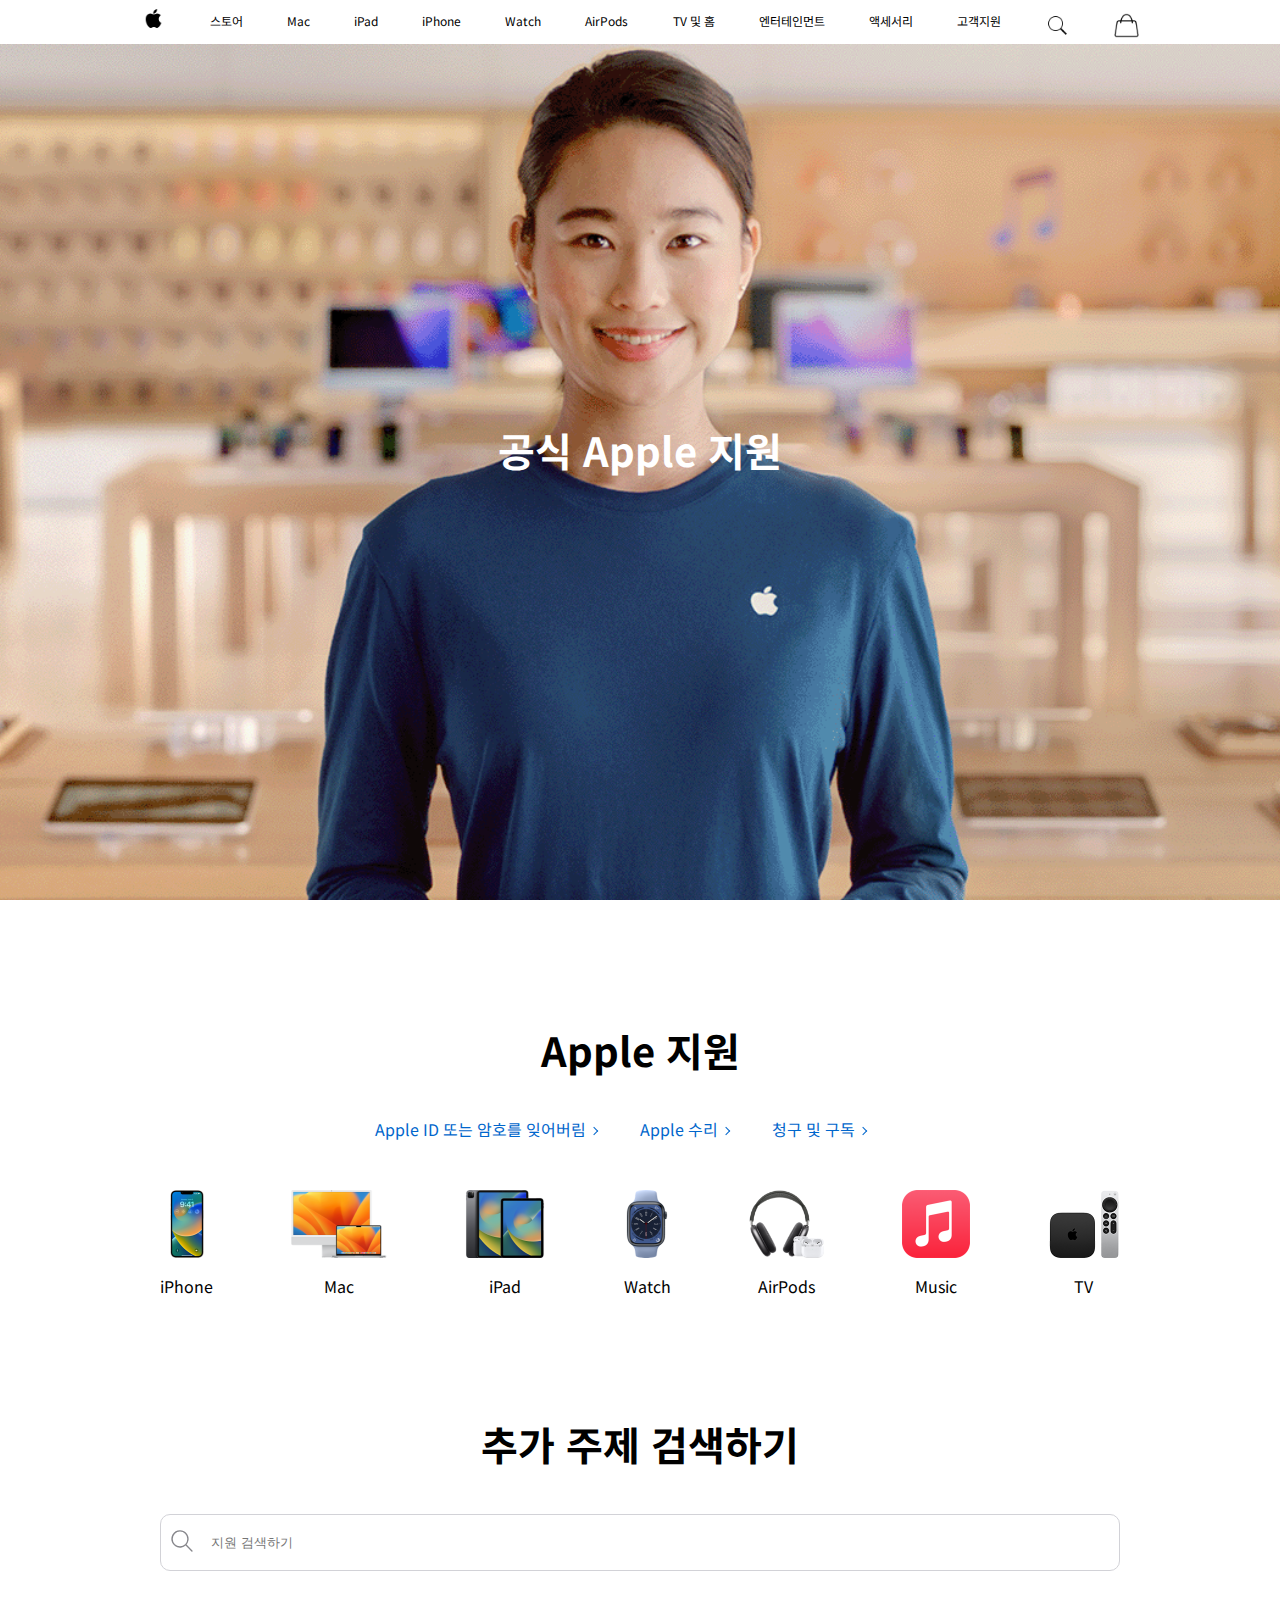
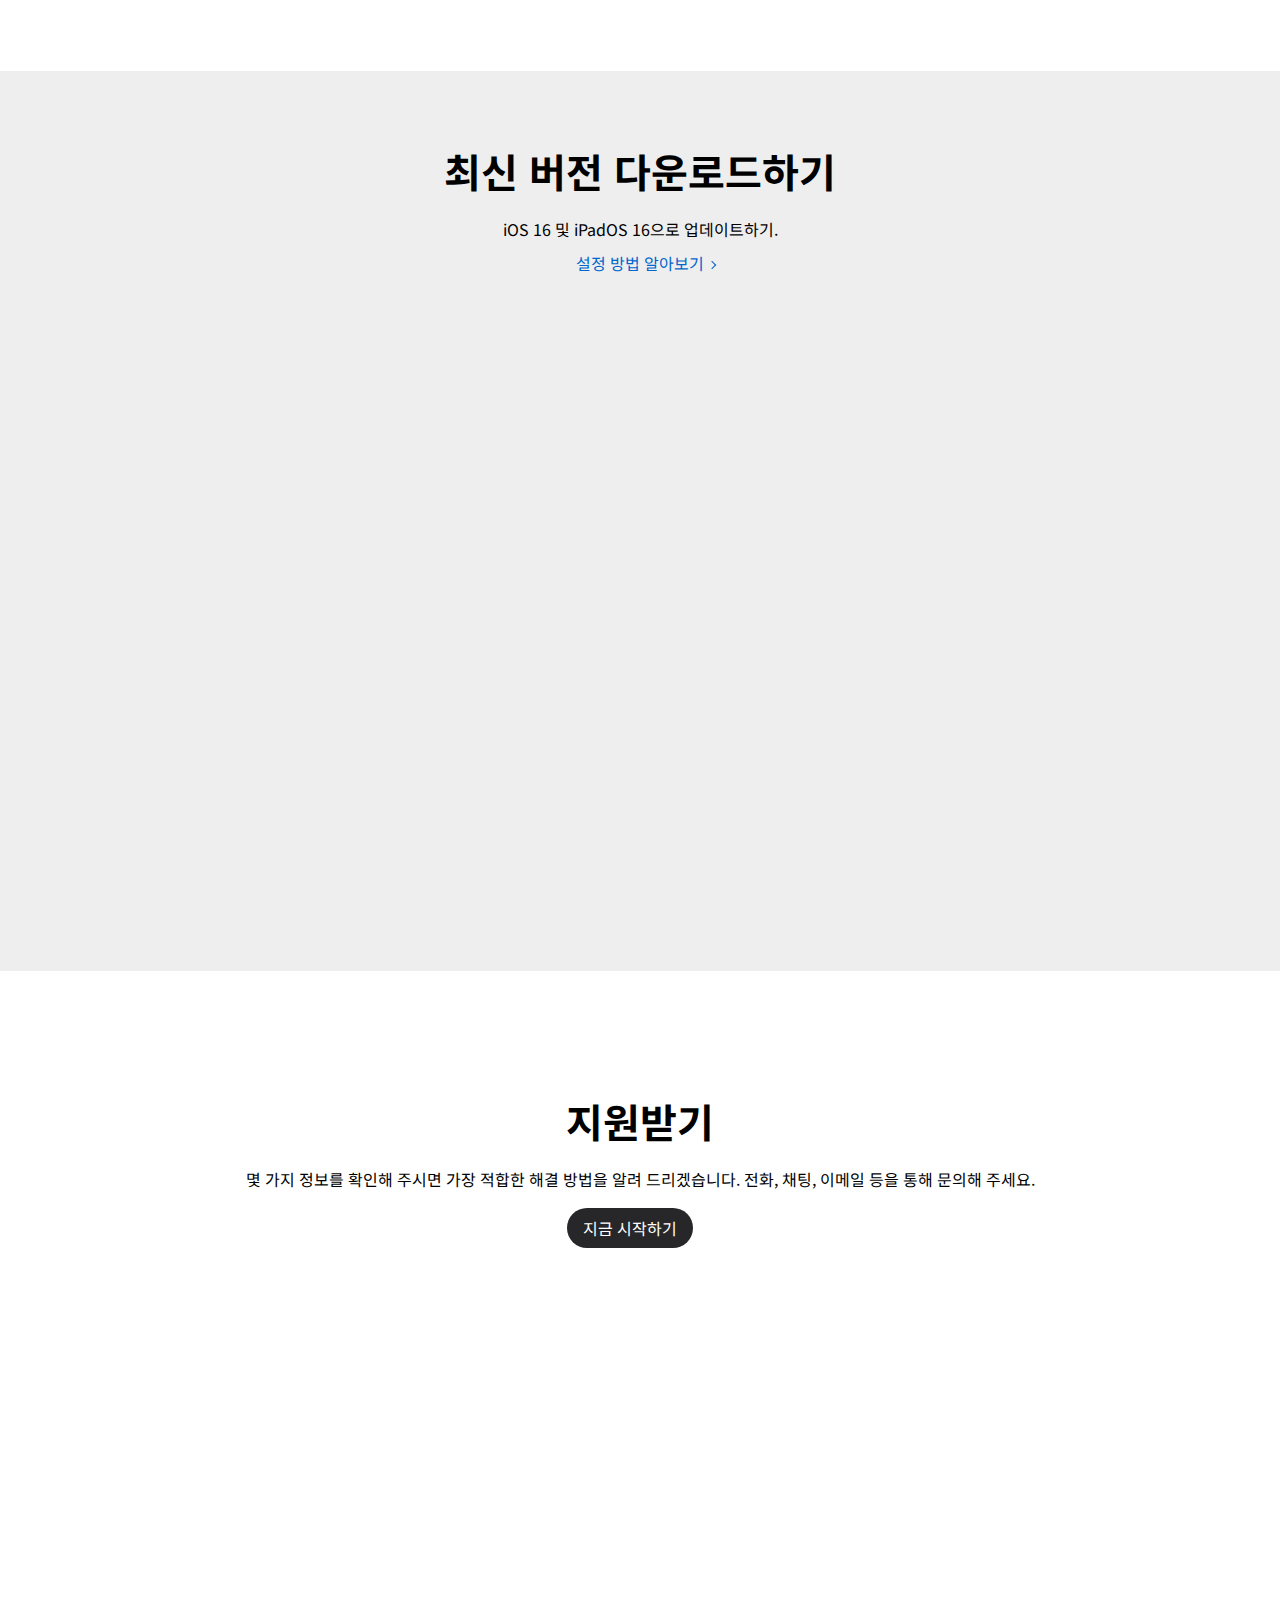
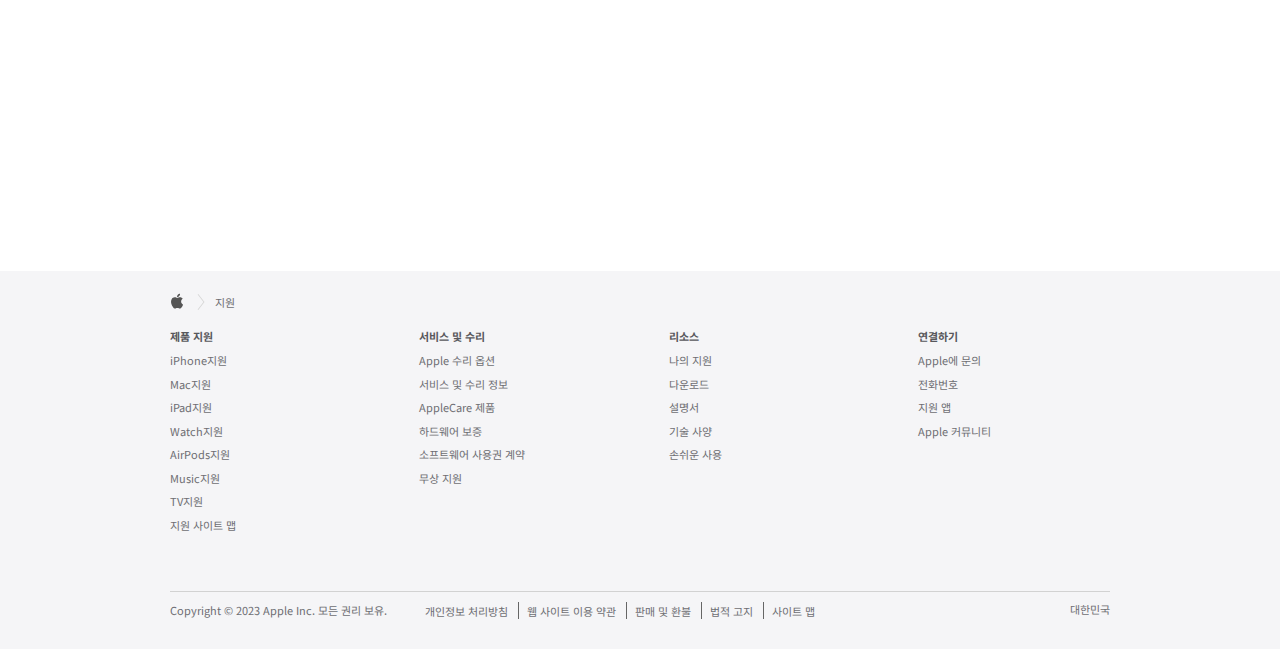
<file: service.html>
<!DOCTYPE html>
<html lang="ko">
  <head>
    <meta charset="UTF-8" />
    <meta http-equiv="X-UA-Compatible" content="IE=edge" />
    <meta name="viewport" content="width=device-width, initial-scale=1.0" />
    <!-- aos -->
    <link rel="stylesheet" href="https://unpkg.com/aos@2.3.1/dist/aos.css" />
    <script src="https://unpkg.com/aos@2.3.1/dist/aos.js"></script>
    <!-- css -->
    <link rel="stylesheet" href="./css/basic.css" />
    <link rel="stylesheet" href="./css/setting.css" />
    <link rel="stylesheet" href="./css/service.css" />
    
    <!-- script -->
    <script defer src="./js/main.js"></script>
    <script defer src="./js/service.js"></script>
    <title>공식 Apple 지원</title>
  </head>
  <body>
    <div id="wrap">
      <div class="m_header">
        <h1>
          <a href="index.html"><img src="img/logo.png" alt="" /></a>
        </h1>
        <div class="hamburger">
          <a href="#">
            <span></span>
            <span></span>
          </a>
        </div>
        <ul class="m_header_ul">
          <li><a href="#">스토어</a></li>
          <li><a href="mac.html">Mac</a></li>
          <li><a href="ipad_pages.html">iPad</a></li>
          <li><a href="iPhone.html">iPhone</a></li>
          <li><a href="#">Watch</a></li>
          <li><a href="#">AirPods</a></li>
          <li><a href="#">TV 및 홈</a></li>
          <li><a href="Entertainment.html">엔터테인먼트</a></li>
          <li><a href="#">액세서리</a></li>
          <li><a href="service.html">지원</a></li>
        </ul>
      </div>

      <div class="header1">
        <ul class="header_ul">
          <h1>
            <a href="index.html"><img src="img/logo.png" alt="" /></a>
          </h1>
          <li><a href="#">스토어</a></li>
          <li><a href="sub01.html">Mac</a></li>
          <li><a href="ipad_pages.html">iPad</a></li>
          <li><a href="iPhone.html">iPhone</a></li>
          <li><a href="#">Watch</a></li>
          <li><a href="#">AirPods</a></li>
          <li><a href="#">TV 및 홈</a></li>
          <li><a href="Entertainment.html">엔터테인먼트</a></li>
          <li><a href="#">액세서리</a></li>
          <li><a href="service.html">고객지원</a></li>
          <li>
            <a href="#"><img src="img/icon.png" alt="" /></a>
          </li>
          <li>
            <a href="#"><img src="img/shopping.png" alt="" /></a>
          </li>
        </ul>
      </div>

      <!--header2에 마우스 올리면 나타나는 서브 메뉴-->
      <nav class="sub sub1">
        <div class="sub_container">
          <ul class="list">
            <li>
              <a href="#"><small>쇼핑하기</small></a>
            </li>
            <li>
              <a href="#"><b>최신 제품 쇼핑하기</b></a>
            </li>
            <li>
              <a href="#"><b>Mac</b></a>
            </li>
            <li>
              <a href="#"><b>iPad</b></a>
            </li>
            <li>
              <a href="#"><b>iPhone</b></a>
            </li>
            <li>
              <a href="#"><b>Apple Watch</b></a>
            </li>
            <li>
              <a href="#"><b>액세서리</b></a>
            </li>
          </ul>

          <ul class="list">
            <li>
              <a href="#"><small>빠른 링크</small></a>
            </li>
            <li><a href="#">매장 찾기</a></li>
            <li><a href="#">주문 상태</a></li>
            <li><a href="#">금융 혜택</a></li>
            <li><a href="#">Apple Trade In</a></li>
          </ul>

          <ul class="list">
            <li>
              <a href="#"><small>특별 할인 쇼핑하기</small></a>
            </li>
            <li><a href="#">인증 리퍼비쉬 제품</a></li>
            <li><a href="#">교육</a></li>
            <li><a href="#">비지니스</a></li>
          </ul>
        </div>
        <div class="bg-opacity"></div>
      </nav>

      <nav class="sub sub2">
        <div class="sub_container">
          <ul class="list">
            <li>
              <a href="#"><small>Mac 살펴보기</small></a>
            </li>
            <li>
              <a href="#"><b>MacBook Air</b></a>
            </li>
            <li>
              <a href="#"><b>MacBook Pro</b></a>
            </li>
            <li>
              <a href="#"><b>iMac</b></a>
            </li>
            <li>
              <a href="#"><b>Mac mini</b></a>
            </li>
            <li>
              <a href="#"><b>Mac Studio</b></a>
            </li>
            <li>
              <a href="#"><b>Mac Pro</b></a>
            </li>
            <li>
              <a href="apple_display.html"><b>디스플레이</b></a>
            </li>
            <li>
              <a href="#">Mac 비교하기</a>
            </li>
            <li>
              <a href="#">Mac은 뭐든 척척</a>
            </li>
            <li>
              <a href="#">Mac 모두 살펴보기</a>
            </li>
          </ul>

          <ul class="list">
            <li>
              <a href="#"><small>Mac 쇼핑하기</small></a>
            </li>
            <li><a href="mac_shopping.html">Mac 쇼핑하기</a></li>
            <li><a href="#">Mac 액세서리</a></li>
            <li><a href="#">금융 혜택</a></li>
            <li><a href="#">Apple Trade In</a></li>
          </ul>

          <ul class="list">
            <li>
              <a href="#"><small>그 외 Mac 관련 항목</small></a>
            </li>
            <li><a href="#">Mac 지원</a></li>
            <li><a href="#">macOS Ventura</a></li>
            <li><a href="#">연속성</a></li>
            <li><a href="#">iCloud</a></li>
            <li><a href="#">Mac과 비지니스</a></li>
            <li><a href="#">교육</a></li>
          </ul>
        </div>
        <div class="bg-opacity"></div>
      </nav>

      <nav class="sub sub3">
        <div class="sub_container">
          <ul class="list">
            <li>
              <a href="#"><small>iPad 살펴보기</small></a>
            </li>
            <li>
              <a href="#"><b>iPad Pro</b></a>
            </li>
            <li>
              <a href="#"><b>iPad Air</b></a>
            </li>
            <li>
              <a href="#"><b>iPad</b></a>
            </li>
            <li>
              <a href="#"><b>iPad mini</b></a>
            </li>
            <li>
              <a href="#"><b>Apple Pencil</b></a>
            </li>
            <li>
              <a href="#"><b>키보드</b></a>
            </li>
            <li>
              <a href="ipad_pages.html">iPad 비교하기</a>
            </li>
            <li>
              <a href="#">iPad를 선택하는 이유</a>
            </li>
            <li>
              <a href="#">iPad 모두 살펴보기</a>
            </li>
          </ul>

          <ul class="list">
            <li>
              <a href="#"><small>iPad 쇼핑하기</small></a>
            </li>
            <li>
              <a href="#">iPad 쇼핑하기</a>
            </li>
            <li>
              <a href="#">iPad 액세서리</a>
            </li>
            <li>
              <a href="#">금융 혜택</a>
            </li>
            <li>
              <a href="#">Apple Trade In</a>
            </li>
          </ul>

          <ul class="list">
            <li>
              <a href="#"><small>그 외 iPad 관련 항목</small></a>
            </li>
            <li>
              <a href="#">iPad 지원</a>
            </li>
            <li>
              <a href="#">iPadOS 16</a>
            </li>
            <li>
              <a href="#">iCloud</a>
            </li>

            <li>
              <a href="#">교육</a>
            </li>
          </ul>
        </div>
        <div class="bg-opacity"></div>
      </nav>

      <nav class="sub sub4">
        <div class="sub_container">
          <ul class="list">
            <li>
              <a href="#"><small>iPhone 살펴보기</small></a>
            </li>
            <li>
              <a href="#"><b>iPhone 14 Pro</b></a>
            </li>
            <li>
              <a href="#"><b>iPhone 14</b></a>
            </li>
            <li>
              <a href="#"><b>iPhone 13</b></a>
            </li>
            <li>
              <a href="#"><b>iPhone 12</b></a>
            </li>
            <li>
              <a href="#"><b>iPhone SE</b></a>
            </li>
            <li>
              <a href="#">iPhone 비교하기</a>
            </li>
            <li>
              <a href="#">iPhone으로 갈아타기</a>
            </li>
            <li>
              <a href="#">iPhone 모두 살펴보기</a>
            </li>
          </ul>

          <ul class="list">
            <li>
              <a href="#"><small>iPhone 쇼핑하기</small></a>
            </li>
            <li>
              <a href="#">iPhone 쇼핑하기</a>
            </li>
            <li>
              <a href="#">iPhone 액세서리</a>
            </li>
            <li>
              <a href="#">Apple Trade In</a>
            </li>
            <li>
              <a href="#">금융 혜택</a>
            </li>
          </ul>

          <ul class="list">
            <li>
              <a href="#"><small>그 외 iPhone 관련 항목</small></a>
            </li>
            <li>
              <a href="#">iphone 지원</a>
            </li>
            <li>
              <a href="#">iOS 16</a>
            </li>
            <li>
              <a href="#">iPhone의 개인정보 보호</a>
            </li>
            <li>
              <a href="#">iCloud</a>
            </li>
            <li>
              <a href="#">Apple 지갑, Apple Pay</a>
            </li>
            <li>
              <a href="#">Siri</a>
            </li>
          </ul>
        </div>
        <div class="bg-opacity"></div>
      </nav>

      <nav class="sub sub5">
        <div class="sub_container">
          <ul class="list">
            <li>
              <a href="#"><small>Watch 살펴보기</small></a>
            </li>
            <li>
              <a href="#"><b>Apple Watch Ultra</b></a>
            </li>
            <li>
              <a href="#"><b>Apple Watch Series 8</b></a>
            </li>
            <li>
              <a href="#"><b>Apple Watch SE</b></a>
            </li>
            <li>
              <a href="#"><b>Apple Watch Nike</b></a>
            </li>
            <li>
              <a href="#"><b>Apple Watch Hermes</b></a>
            </li>
            <li>
              <a href="#">Watch 비교하기</a>
            </li>
            <li>
              <a href="#">Apple Watch를 선택하는 이유</a>
            </li>
            <li>
              <a href="#">Apple Watch 모두 살펴보기</a>
            </li>
          </ul>

          <ul class="list">
            <li>
              <a href="#"><small>Watch 쇼핑하기</small></a>
            </li>
            <li>
              <a href="#">Apple Watch 쇼핑하기</a>
            </li>
            <li>
              <a href="#">Apple Watch Studio</a>
            </li>
            <li>
              <a href="#">Apple Watch 밴드</a>
            </li>
            <li>
              <a href="#">Apple Watch 액세서리</a>
            </li>
            <li>
              <a href="#">금융 혜택</a>
            </li>
            <li>
              <a href="#">Apple Trade in</a>
            </li>
          </ul>

          <ul class="list">
            <li>
              <a href="#"><small>그 외 Watch 관련 항목</small></a>
            </li>
            <li>
              <a href="#">Apple Watch 지원</a>
            </li>
            <li>
              <a href="#">WatchOS 9</a>
            </li>
          </ul>
        </div>
        <div class="bg-opacity"></div>
      </nav>

      <nav class="sub sub6">
        <div class="sub_container">
          <ul class="list">
            <li>
              <a href="#"><small>AirPods 살펴보기</small></a>
            </li>
            <li>
              <a href="#"><b>AirPods 2세대</b></a>
            </li>
            <li>
              <a href="#"><b>AirPods 3세대</b></a>
            </li>
            <li>
              <a href="#"><b>AirPods Pro 2세대</b></a>
            </li>
            <li>
              <a href="#"><b>AirPods Max</b></a>
            </li>
            <li>
              <a href="#">AirPods 비교하기</a>
            </li>
            <li>
              <a href="#">AirPods 모두 살펴보기</a>
            </li>
          </ul>

          <ul class="list">
            <li>
              <a href="#"><small>AirPods 쇼핑하기</small></a>
            </li>
            <li>
              <a href="#">AirPods 쇼핑하기</a>
            </li>
            <li>
              <a href="#">AirPods 액세서리</a>
            </li>
          </ul>

          <ul class="list">
            <li>
              <a href="#"><small>그 외 AirPods 관련 항목</small></a>
            </li>
            <li>
              <a href="#">AirPods 지원</a>
            </li>
            <li>
              <a href="#">Apple Music</a>
            </li>
          </ul>
        </div>
        <div class="bg-opacity"></div>
      </nav>

      <nav class="sub sub7">
        <div class="sub_container">
          <ul class="list">
            <li>
              <a href="#"><small>TV 및 홈 살펴보기</small></a>
            </li>
            <li>
              <a href="#"><b>Apple TV 4K</b></a>
            </li>
            <li>
              <a href="#"><b>TV 및 홈 살펴보기</b></a>
            </li>
          </ul>

          <ul class="list">
            <li>
              <a href="#"><small>TV 및 홈 쇼핑하기</small></a>
            </li>
            <li>
              <a href="#">Apple TV 4K 쇼핑하기</a>
            </li>
            <li>
              <a href="#">Siri Remote 쇼핑하기</a>
            </li>
            <li>
              <a href="#">TV 및 홈 액세서리</a>
            </li>
          </ul>

          <ul class="list">
            <li>
              <a href="#"><small>그 외 TV 및 홈 관련 항목</small></a>
            </li>
            <li>
              <a href="#">Apple TV 지원</a>
            </li>
            <li>
              <a href="#">Apple TV 앱</a>
            </li>
            <li>
              <a href="#">Apple TV +</a>
            </li>
            <li>
              <a href="#">홈 앱</a>
            </li>
            <li>
              <a href="#">Apple Music</a>
            </li>
            <li>
              <a href="#">Siri</a>
            </li>
            <li>
              <a href="#">AirPlay</a>
            </li>
          </ul>
        </div>
        <div class="bg-opacity"></div>
      </nav>

      <nav class="sub sub8">
        <div class="sub_container">
          <ul class="list">
            <li>
              <a href="#"><small>엔터테이먼트 살펴보기</small></a>
            </li>
            <li>
              <a href="#"><b>Apple One</b></a>
            </li>
            <li>
              <a href="#"><b>Apple TV+</b></a>
            </li>
            <li>
              <a href="#"><b>Apple Music</b></a>
            </li>
            <li>
              <a href="#"><b>Apple Arcade</b></a>
            </li>
            <li>
              <a href="#"><b>Apple Podcasts</b></a>
            </li>
            <li>
              <a href="#"><b>Apple Books</b></a>
            </li>
            <li>
              <a href="#"><b>App store</b></a>
            </li>
            <li>
              <a href="#">엔터테이먼트 살펴보기</a>
            </li>
          </ul>

          <ul class="list">
            <li>
              <a href="#"><small>Apple TV+ 지원</small></a>
            </li>
            <li>
              <a href="#">Apple Music 지원</a>
            </li>
          </ul>
        </div>
        <div class="bg-opacity"></div>
      </nav>

      <nav class="sub sub9">
        <div class="sub_container">
          <ul class="list">
            <li>
              <a href="#"><small>액세서리 쇼핑하기</small></a>
            </li>
            <li>
              <a href="#"><b>Mac</b></a>
            </li>
            <li>
              <a href="#"><b>iPad</b></a>
            </li>
            <li>
              <a href="#"><b>iPhone</b></a>
            </li>
            <li>
              <a href="#"><b>Apple Watch</b></a>
            </li>
            <li>
              <a href="#"><b>AirPods</b></a>
            </li>
            <li>
              <a href="#"><b>TV 및 홈</b></a>
            </li>
            <li>
              <a href="#"><b>액세서리 모두 쇼핑하기</b></a>
            </li>
          </ul>

          <ul class="list">
            <li>
              <a href="#"><small>액세서리 살펴보기</small></a>
            </li>
            <li>
              <a href="#">Apple 제작 정품</a>
            </li>
            <li>
              <a href="#">Beats by Dr.Dre</a>
            </li>
            <li>
              <a href="#">AirTag</a>
            </li>
          </ul>
        </div>
        <div class="bg-opacity"></div>
      </nav>

      <nav class="sub sub10">
        <div class="sub_container">
          <ul class="list">
            <li>
              <a href="#"><small>지원 상황 살펴보기</small></a>
            </li>
            <li>
              <a href="#"><b>iPhone</b></a>
            </li>
            <li>
              <a href="#"><b>Mac</b></a>
            </li>
            <li>
              <a href="#"><b>iPad</b></a>
            </li>
            <li>
              <a href="#"><b>Watch</b></a>
            </li>
            <li>
              <a href="#"><b>AirPods</b></a>
            </li>
            <li>
              <a href="#"><b>Music</b></a>
            </li>
            <li>
              <a href="#"><b>TV</b></a>
            </li>
            <li>
              <a href="#">지원 상황 살펴보기</a>
            </li>
          </ul>

          <ul class="list">
            <li>
              <a href="#"><small>도움받기</small></a>
            </li>
            <li>
              <a href="#">커뮤니티</a>
            </li>
            <li>
              <a href="#">보장 상태 확인하기</a>
            </li>
            <li>
              <a href="#">수리</a>
            </li>
            <li>
              <a href="#">문의하기</a>
            </li>
          </ul>

          <ul class="list">
            <li>
              <a href="#"><small>유용한 주제</small></a>
            </li>
            <li>
              <a href="#">AppleCare+ 구입하기</a>
            </li>
            <li>
              <a href="#">Apple ID 및 암호</a>
            </li>
            <li>
              <a href="#">청구 및 구독</a>
            </li>
            <li>
              <a href="#">나의 찾기</a>
            </li>
            <li>
              <a href="#">손쉬운 사용</a>
            </li>
          </ul>
        </div>
        <div class="bg-opacity"></div>
      </nav>


      <!-- contents START -->
      <div id="fullpage">
      <div id="contents">
        <section id="content01">
          <div class="sub_inner">
            <div class="title">
              <h2>공식 Apple 지원</h2>
            </div>
          </div>
        </section>

        <section id="content02">
          <div class="sub_inner">
            <div class="content02_wrap">
              <div class="title">
                <h2>Apple 지원</h2>
              </div>
  
              <div class="more_txt">
                <a href="https://iforgot.apple.com/password/verify/appleid?r=1&language=KR-KO">
                  Apple ID 또는 암호를 잊어버림<span class="more"></span>
                </a>
                <a href="https://support.apple.com/ko-kr/repair">
                  Apple 수리<span class="more"></span>
                </a>
                <a href="https://support.apple.com/ko-kr/billing">
                  청구 및 구독<span class="more"></span>
                </a>
              </div>
  
              <div class="product_list">
                <ul class="product_ul">
                  <li>
                    <a href="https://support.apple.com/ko-kr/iphone">
                      <div class="in_img">
                        <img src="./img/sub/image-grid-iphone_2x.png" alt="">
                      </div>
                      <p>iPhone</p>
                    </a>
                  </li>
  
                  <li>
                    <a href="https://support.apple.com/ko-kr/mac">
                      <div class="in_img">
                        <img src="./img/sub/image-grid-mac_2x.png" alt="">
                      </div>
                      <p>Mac</p>
                    </a>
                  </li>

                  <li>
                    <a href="https://support.apple.com/ko-kr/ipad">
                      <div class="in_img">
                        <img src="./img/sub/image-grid-ipad_2x.png" alt="">
                      </div>
                      <p>iPad</p>
                    </a>
                  </li>

                  <li>
                    <a href="https://support.apple.com/ko-kr/watch">
                      <div class="in_img">
                        <img src="./img/sub/image-grid-watch-_2x.png" alt="">
                      </div>
                      <p>Watch</p>
                    </a>
                  </li>

                  <li>
                    <a href="https://support.apple.com/ko-kr/airpods">
                      <div class="in_img">
                        <img src="./img/sub/image-grid-airpods_2x.png" alt="">
                      </div>
                      <p>AirPods</p>
                    </a>
                  </li>

                  <li>
                    <a href="https://support.apple.com/ko-kr/music">
                      <div class="in_img">
                        <img src="./img/sub/image-grid-music_2x.png" alt="">
                      </div>
                      <p>Music</p>
                    </a>
                  </li>

                  <li>
                    <a href="https://support.apple.com/ko-kr/tv">
                      <div class="in_img">
                        <img src="./img/sub/image-grid-tv_2x.png" alt="">
                      </div>
                      <p>TV</p>
                    </a>
                  </li>

                </ul>
              </div>

              <div class="addinfo">
                <h2>추가 주제 검색하기</h2>
                <div class="inputbox_wrap">
                  <div class="input_box">
                    <input type="text" placeholder="지원 검색하기">
                  </div>
                  <div class="input_row_wrap">
                    <div class="input_row_box">
                      <ul>
                        <h3>빠른 링크</h3>
                        <li>
                          <a href="https://support.apple.com/ko-kr/HT201487">Apple ID 암호를 잊어버린 경우</a>
                        </li>
                        <li>
                          <a href="https://support.apple.com/ko-kr/HT204306">iPhone, iPad 또는 iPod touch의 암호를 잊어버렸거나 기기가 비활성화된 경우</a>
                        </li>
                        <li>
                          <a href="https://support.apple.com/ko-kr/HT202039">구독조회, 변경 또는 취소하기</a>
                        </li>
                        <li>
                          <a href="https://support.apple.com/ko-kr/HT204204">iPhone, iPad 또는 iPod touch 업데이트하기</a>
                        </li>
                        <li>
                          <a href="https://support.apple.com/ko-kr/contact">문의하기 Apple 지원</a>
                        </li>
                      </ul>
                    </div>
                  </div>
                </div>
              </div>
            </div>
          </div>
        </section>

        <section id="content03">
          <div class="content03_wrap">
            <div class="download">
              <h2>최신 버전 다운로드하기</h2>
              <p>iOS 16 및 iPadOS 16으로 업데이트하기.</p>
              <a href="https://support.apple.com/ko-kr/ios/update">설정 방법 알아보기<span class="more"></span></a>
              <div class="download_img" data-aos="fade-up" 
              data-aos-easing="ease-in-out"
              data-aos-duration="1000"
              data-aos-offset="300"></div>
            </div>
          </div>
        </section>

        <section id="content04">
          <div class="content04_wrap">
            <div class="support">
              <h2>지원받기</h2>
              <p>몇 가지 정보를 확인해 주시면 가장 적합한 해결 방법을 알려 드리겠습니다. 전화, 채팅, 이메일 등을 통해 문의해 주세요.</p>
              <a href="https://getsupport.apple.com/?caller=home&PRKEYS=" class="black_button">지금 시작하기</a>
              <div class="support_img" data-aos="fade-in" data-aos-easing="ease-in-out"
              data-aos-duration="700"
              data-aos-offset="500"></div>
            </div>
          </div>
        </section>
      </div>
      </div>
      <!-- contents END -->

      <!-- footer -->
      <footer id="footer">
        <div class="inner">

          <div class="nav">
            <ul>
              <li class="footer_logo"><a href="#">logo</a></li>
              <li><a href="#">지원</a></li>
            </ul>
          </div>

          <div class="footer_list_wrap">
            <div class="footer_list">
              <div class="footer_list_top">
                <h3>제품 지원</h3>
                <ul>
                  <li><a href="#">iPhone지원</a></li>
                  <li><a href="#">Mac지원</a></li>
                  <li><a href="#">iPad지원</a></li>
                  <li><a href="#">Watch지원</a></li>
                  <li><a href="#">AirPods지원</a></li>
                  <li><a href="#">Music지원</a></li>
                  <li><a href="#">TV지원</a></li>
                  <li><a href="#">지원 사이트 맵</a></li>
                </ul>
              </div>
              <!-- <div class="footer_list_bottom">
                <h3>Apple 지갑</h3>
                <ul>
                  <li><a href="#">지갑</a></li>
                  <li><a href="#">Apple Pay</a></li>
                </ul>
              </div> -->
            </div>

            <div class="footer_list">
              <div class="footer_list_top">
                <h3>서비스 및 수리</h3>
                <ul>
                  <li><a href="#">Apple 수리 옵션</a></li>
                  <li><a href="#">서비스 및 수리 정보</a></li>
                  <li><a href="#">AppleCare 제품</a></li>
                  <li><a href="#">하드웨어 보증</a></li>
                  <li><a href="#">소프트웨어 사용권 계약</a></li>
                  <li><a href="#">무상 지원</a></li>
                </ul>
              </div>
              <!-- <div class="footer_list_bottom">
                <h3>엔터테인먼트</h3>
                <ul>
                  <li><a href="#">Apple One</a></li>
                  <li><a href="#">Apple TV+</a></li>
                  <li><a href="#">Apple Music</a></li>
                  <li><a href="#">Apple Arcade</a></li>
                  <li><a href="#">Apple Podcasts</a></li>
                  <li><a href="#">Apple Books</a></li>
                  <li><a href="#">App Store</a></li>
                </ul>
              </div> -->
            </div>

            <div class="footer_list">
              <h3>리소스</h3>
              <ul>
                <li><a href="#">나의 지원</a></li>
                <li><a href="#">다운로드</a></li>
                <li><a href="#">설명서</a></li>
                <li><a href="#">기술 사양</a></li>
                <li><a href="#">손쉬운 사용</a></li>
              </ul>
            </div>

            <div class="footer_list">
              <div class="footer_list_top">
                <h3>연결하기</h3>
                <ul>
                  <li><a href="#">Apple에 문의</a></li>
                  <li><a href="#">전화번호</a></li>
                  <li><a href="#">지원 앱</a></li>
                  <li><a href="#">Apple 커뮤니티</a></li>
                </ul>
              </div>
              <!-- <div class="footer_list_bottom">
                <h3>교육</h3>
                <ul>
                  <li><a href="#">Apple과 교육</a></li>
                  <li><a href="#">초중고용 제품 쇼핑하기</a></li>
                  <li><a href="#">대학 생활을 위한 제품 쇼핑하기</a></li>
                </ul>
              </div> -->
            </div>
          </div>

          <div class="footer_bottom">
            <div class="footer_shopping">
              <!-- 다양한 쇼핑 방법: <a href="#">Apple Store를 방문</a>하거나,
              <a href="#">리셀러</a>를 찾아보거나, 080-330-8877번으로
              전화하세요. -->
            </div>

            <div class="footer_locale">
              <a href="#">대한민국</a>
            </div>

            <div class="footer_copy">
              <span>Copyright &copy; 2023 Apple Inc. 모든 권리 보유.</span>
              <ul>
                <li><a href="#">개인정보 처리방침</a></li>
                <li><a href="#">웹 사이트 이용 약관</a></li>
                <li><a href="#">판매 및 환불</a></li>
                <li><a href="#">법적 고지</a></li>
                <li><a href="#">사이트 맵</a></li>
              </ul>
            </div>
          </div>
        </div>
        <div class="top-btn">
          <img src="img/logo.png" alt="" />
        </div>
      </footer>
      <!-- footer -->
    </div>

    <script>
      AOS.init({
        easing: "ease-out-back",
        duration: 1000,
      });
    </script>
    <script src="https://cdnjs.cloudflare.com/ajax/libs/jquery/3.6.4/jquery.min.js" integrity="sha512-pumBsjNRGGqkPzKHndZMaAG+bir374sORyzM3uulLV14lN5LyykqNk8eEeUlUkB3U0M4FApyaHraT65ihJhDpQ==" crossorigin="anonymous" referrerpolicy="no-referrer"></script>
  </body>
</html>
</file>
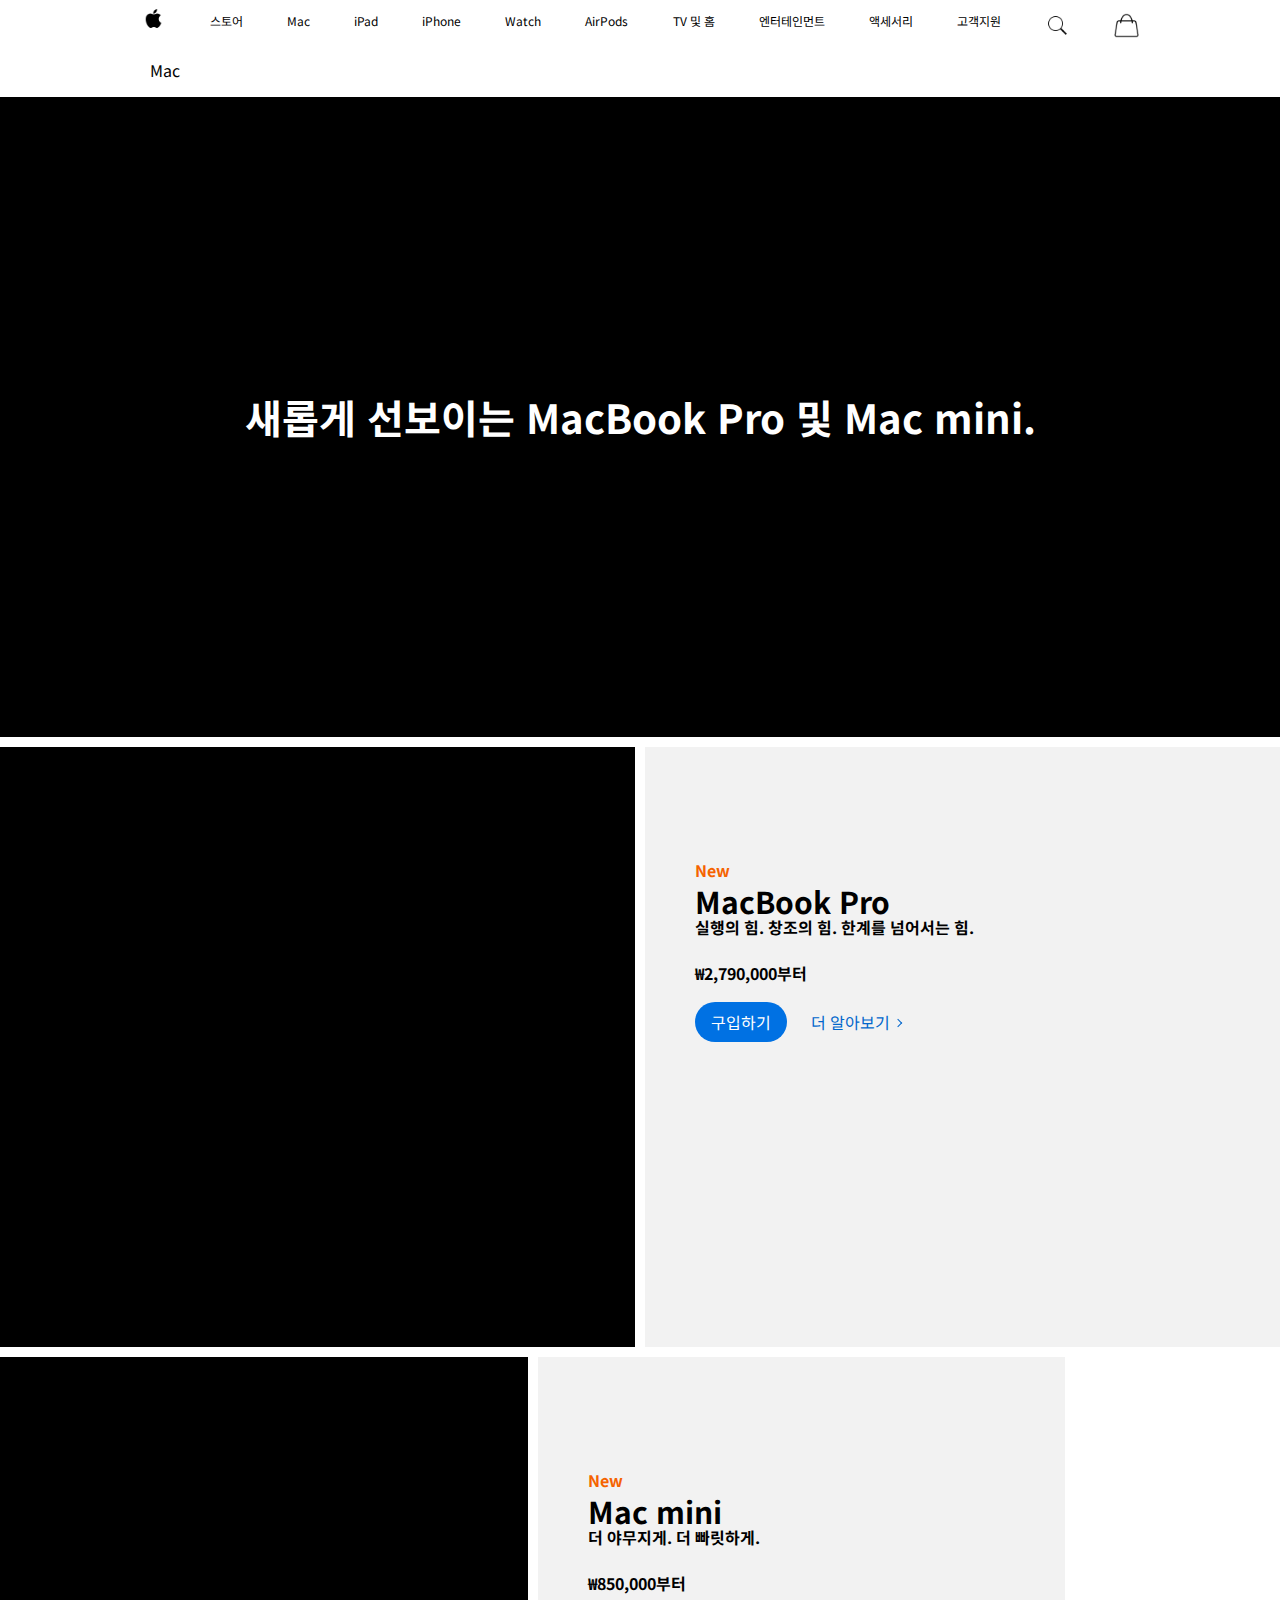
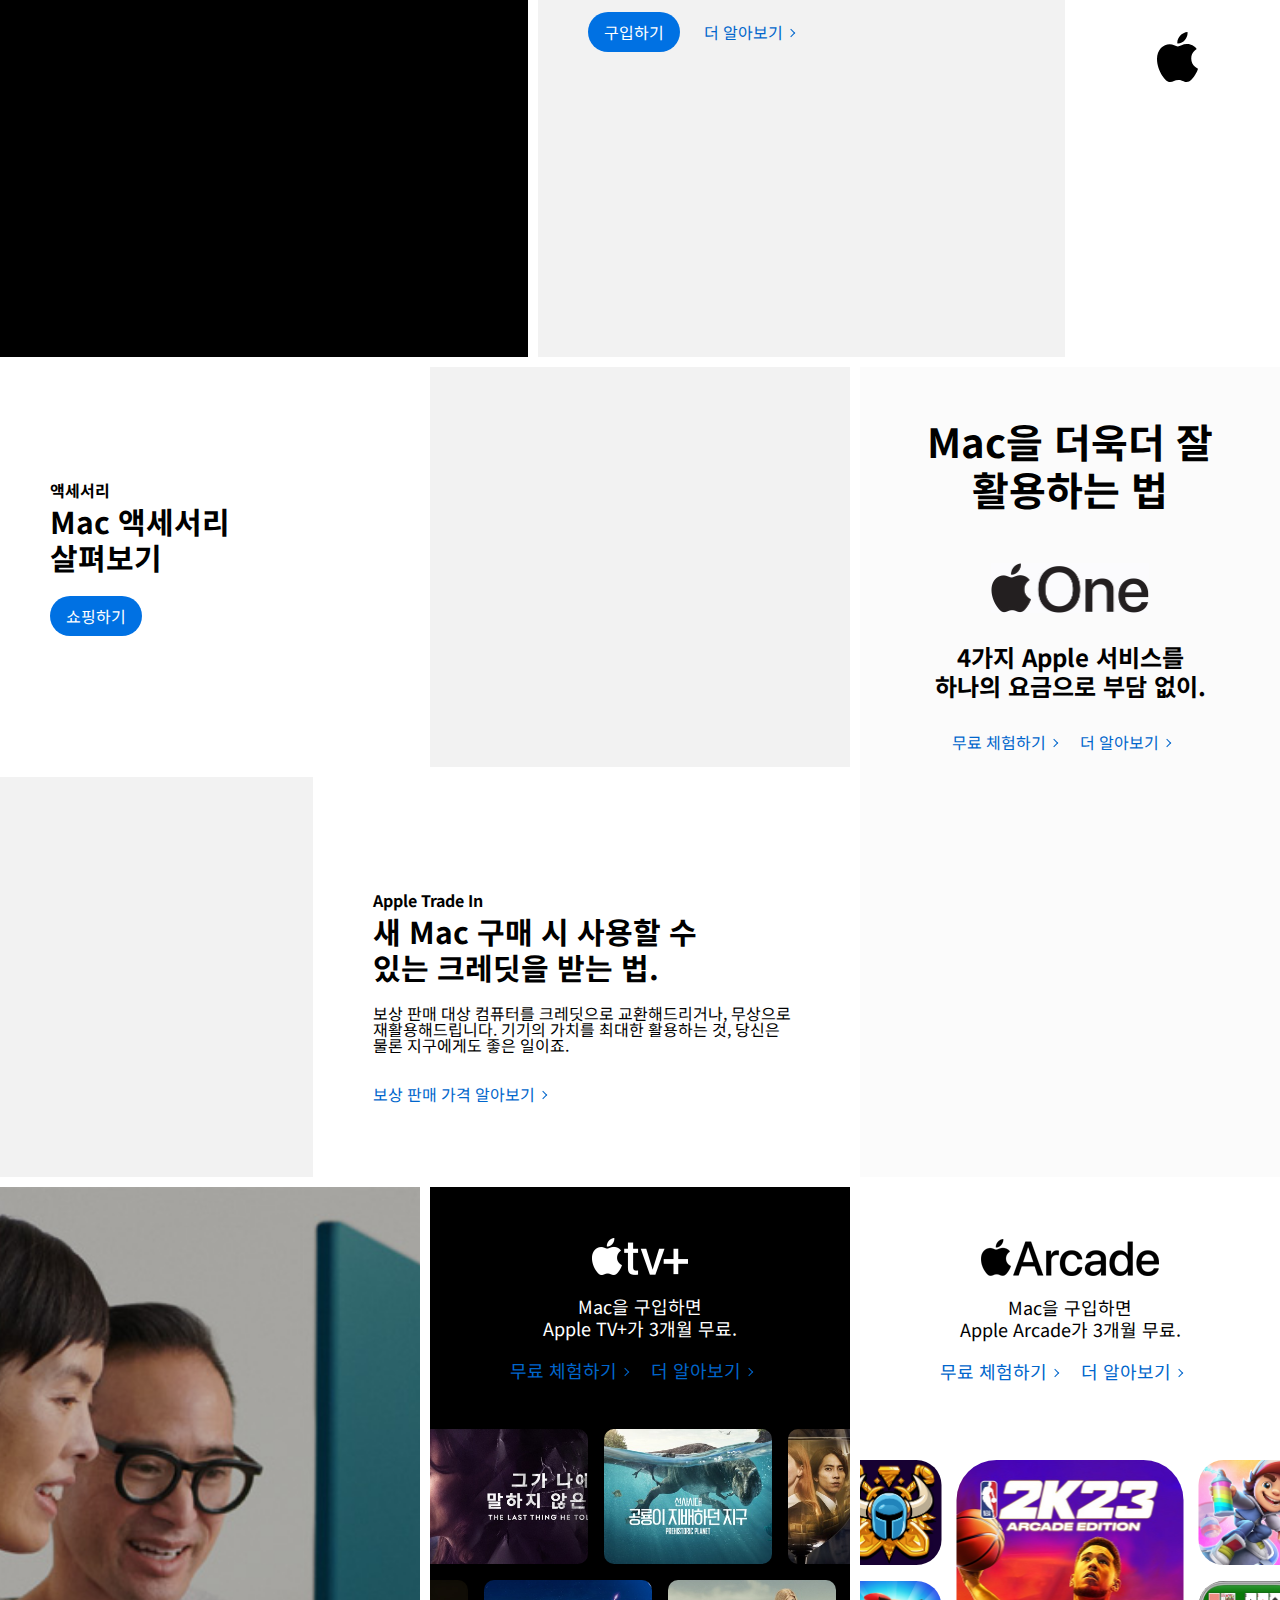
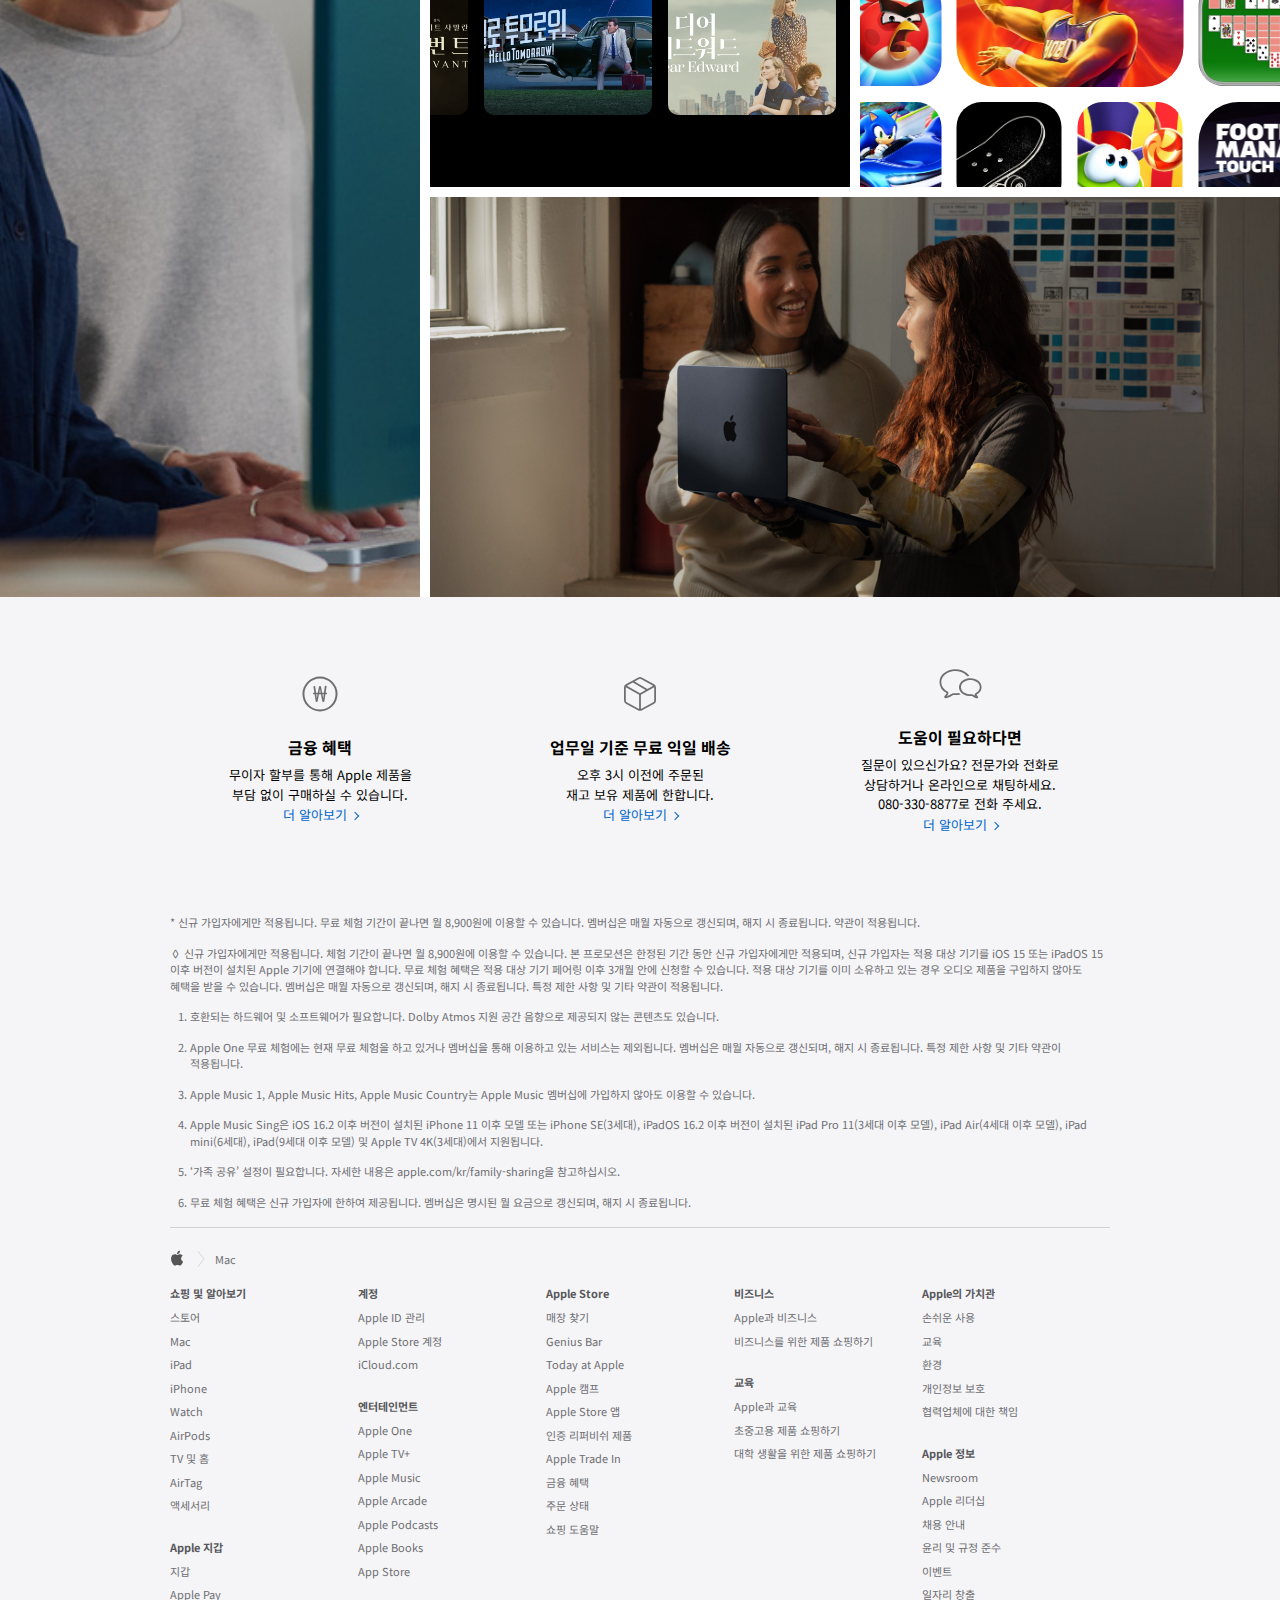
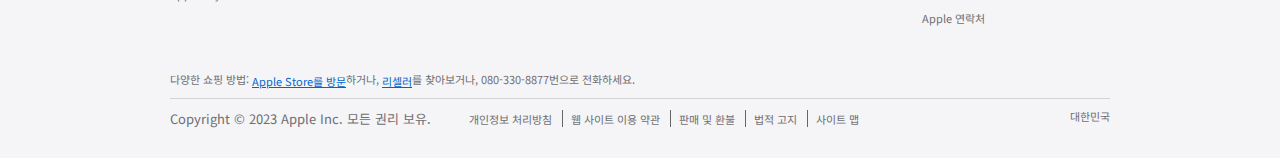
<file: sub01.html>
<!DOCTYPE html>
<html lang="ko">
  <head>
    <meta charset="UTF-8" />
    <meta http-equiv="X-UA-Compatible" content="IE=edge" />
    <meta name="viewport" content="width=device-width, initial-scale=1.0" />
    <!-- aos -->
    <link rel="stylesheet" href="https://unpkg.com/aos@2.3.1/dist/aos.css" />
    <script src="https://unpkg.com/aos@2.3.1/dist/aos.js"></script>
    <!-- css -->
    <link rel="stylesheet" href="./css/basic.css" />
    <link rel="stylesheet" href="./css/setting.css" />
    <link rel="stylesheet" href="./css/sub.css" />
    <!-- script -->
    <script defer src="./js/main.js"></script>
    <script defer src="./js/sub.js"></script>
    <title>Mac - Apple (KR)</title>
  </head>
  <body>
    <div id="wrap">
      <div class="m_header">
        <h1>
          <a href="index.html"><img src="img/logo.png" alt="" /></a>
        </h1>
        <div class="hamburger">
          <a href="#">
            <span></span>
            <span></span>
          </a>
        </div>
        <ul class="m_header_ul">
          <li><a href="#">스토어</a></li>
          <li><a href="mac.html">Mac</a></li>
          <li><a href="ipad_pages.html">iPad</a></li>
          <li><a href="iPhone.html">iPhone</a></li>
          <li><a href="#">Watch</a></li>
          <li><a href="#">AirPods</a></li>
          <li><a href="#">TV 및 홈</a></li>
          <li><a href="Entertainment.html">엔터테인먼트</a></li>
          <li><a href="#">액세서리</a></li>
          <li><a href="sub02.html">지원</a></li>
        </ul>
      </div>

      <div class="header1">
        <ul class="header_ul">
          <h1>
            <a href="index.html"><img src="img/logo.png" alt="" /></a>
          </h1>
          <li><a href="#">스토어</a></li>
          <li><a href="sub01.html">Mac</a></li>
          <li><a href="ipad_pages.html">iPad</a></li>
          <li><a href="iPhone.html">iPhone</a></li>
          <li><a href="#">Watch</a></li>
          <li><a href="#">AirPods</a></li>
          <li><a href="#">TV 및 홈</a></li>
          <li><a href="Entertainment.html">엔터테인먼트</a></li>
          <li><a href="#">액세서리</a></li>
          <li><a href="sub02.html">고객지원</a></li>
          <li>
            <a href="#"><img src="img/icon.png" alt="" /></a>
          </li>
          <li>
            <a href="#"><img src="img/shopping.png" alt="" /></a>
          </li>
        </ul>
      </div>

      <!--header2에 마우스 올리면 나타나는 서브 메뉴-->
      <nav class="sub sub1">
        <div class="sub_container">
          <ul class="list">
            <li>
              <a href="#"><small>쇼핑하기</small></a>
            </li>
            <li>
              <a href="#"><b>최신 제품 쇼핑하기</b></a>
            </li>
            <li>
              <a href="#"><b>Mac</b></a>
            </li>
            <li>
              <a href="#"><b>iPad</b></a>
            </li>
            <li>
              <a href="#"><b>iPhone</b></a>
            </li>
            <li>
              <a href="#"><b>Apple Watch</b></a>
            </li>
            <li>
              <a href="#"><b>액세서리</b></a>
            </li>
          </ul>

          <ul class="list">
            <li>
              <a href="#"><small>빠른 링크</small></a>
            </li>
            <li><a href="#">매장 찾기</a></li>
            <li><a href="#">주문 상태</a></li>
            <li><a href="#">금융 혜택</a></li>
            <li><a href="#">Apple Trade In</a></li>
          </ul>

          <ul class="list">
            <li>
              <a href="#"><small>특별 할인 쇼핑하기</small></a>
            </li>
            <li><a href="#">인증 리퍼비쉬 제품</a></li>
            <li><a href="#">교육</a></li>
            <li><a href="#">비지니스</a></li>
          </ul>
        </div>
        <div class="bg-opacity"></div>
      </nav>

      <nav class="sub sub2">
        <div class="sub_container">
          <ul class="list">
            <li>
              <a href="#"><small>Mac 살펴보기</small></a>
            </li>
            <li>
              <a href="#"><b>MacBook Air</b></a>
            </li>
            <li>
              <a href="#"><b>MacBook Pro</b></a>
            </li>
            <li>
              <a href="#"><b>iMac</b></a>
            </li>
            <li>
              <a href="#"><b>Mac mini</b></a>
            </li>
            <li>
              <a href="#"><b>Mac Studio</b></a>
            </li>
            <li>
              <a href="#"><b>Mac Pro</b></a>
            </li>
            <li>
              <a href="apple_display.html"><b>디스플레이</b></a>
            </li>
            <li>
              <a href="#">Mac 비교하기</a>
            </li>
            <li>
              <a href="#">Mac은 뭐든 척척</a>
            </li>
            <li>
              <a href="#">Mac 모두 살펴보기</a>
            </li>
          </ul>

          <ul class="list">
            <li>
              <a href="#"><small>Mac 쇼핑하기</small></a>
            </li>
            <li><a href="mac_shopping.html">Mac 쇼핑하기</a></li>
            <li><a href="#">Mac 액세서리</a></li>
            <li><a href="#">금융 혜택</a></li>
            <li><a href="#">Apple Trade In</a></li>
          </ul>

          <ul class="list">
            <li>
              <a href="#"><small>그 외 Mac 관련 항목</small></a>
            </li>
            <li><a href="#">Mac 지원</a></li>
            <li><a href="#">macOS Ventura</a></li>
            <li><a href="#">연속성</a></li>
            <li><a href="#">iCloud</a></li>
            <li><a href="#">Mac과 비지니스</a></li>
            <li><a href="#">교육</a></li>
          </ul>
        </div>
        <div class="bg-opacity"></div>
      </nav>

      <nav class="sub sub3">
        <div class="sub_container">
          <ul class="list">
            <li>
              <a href="#"><small>iPad 살펴보기</small></a>
            </li>
            <li>
              <a href="#"><b>iPad Pro</b></a>
            </li>
            <li>
              <a href="#"><b>iPad Air</b></a>
            </li>
            <li>
              <a href="#"><b>iPad</b></a>
            </li>
            <li>
              <a href="#"><b>iPad mini</b></a>
            </li>
            <li>
              <a href="#"><b>Apple Pencil</b></a>
            </li>
            <li>
              <a href="#"><b>키보드</b></a>
            </li>
            <li>
              <a href="ipad_pages.html">iPad 비교하기</a>
            </li>
            <li>
              <a href="#">iPad를 선택하는 이유</a>
            </li>
            <li>
              <a href="#">iPad 모두 살펴보기</a>
            </li>
          </ul>

          <ul class="list">
            <li>
              <a href="#"><small>iPad 쇼핑하기</small></a>
            </li>
            <li>
              <a href="#">iPad 쇼핑하기</a>
            </li>
            <li>
              <a href="#">iPad 액세서리</a>
            </li>
            <li>
              <a href="#">금융 혜택</a>
            </li>
            <li>
              <a href="#">Apple Trade In</a>
            </li>
          </ul>

          <ul class="list">
            <li>
              <a href="#"><small>그 외 iPad 관련 항목</small></a>
            </li>
            <li>
              <a href="#">iPad 지원</a>
            </li>
            <li>
              <a href="#">iPadOS 16</a>
            </li>
            <li>
              <a href="#">iCloud</a>
            </li>

            <li>
              <a href="#">교육</a>
            </li>
          </ul>
        </div>
        <div class="bg-opacity"></div>
      </nav>

      <nav class="sub sub4">
        <div class="sub_container">
          <ul class="list">
            <li>
              <a href="#"><small>iPhone 살펴보기</small></a>
            </li>
            <li>
              <a href="#"><b>iPhone 14 Pro</b></a>
            </li>
            <li>
              <a href="#"><b>iPhone 14</b></a>
            </li>
            <li>
              <a href="#"><b>iPhone 13</b></a>
            </li>
            <li>
              <a href="#"><b>iPhone 12</b></a>
            </li>
            <li>
              <a href="#"><b>iPhone SE</b></a>
            </li>
            <li>
              <a href="#">iPhone 비교하기</a>
            </li>
            <li>
              <a href="#">iPhone으로 갈아타기</a>
            </li>
            <li>
              <a href="#">iPhone 모두 살펴보기</a>
            </li>
          </ul>

          <ul class="list">
            <li>
              <a href="#"><small>iPhone 쇼핑하기</small></a>
            </li>
            <li>
              <a href="#">iPhone 쇼핑하기</a>
            </li>
            <li>
              <a href="#">iPhone 액세서리</a>
            </li>
            <li>
              <a href="#">Apple Trade In</a>
            </li>
            <li>
              <a href="#">금융 혜택</a>
            </li>
          </ul>

          <ul class="list">
            <li>
              <a href="#"><small>그 외 iPhone 관련 항목</small></a>
            </li>
            <li>
              <a href="#">iphone 지원</a>
            </li>
            <li>
              <a href="#">iOS 16</a>
            </li>
            <li>
              <a href="#">iPhone의 개인정보 보호</a>
            </li>
            <li>
              <a href="#">iCloud</a>
            </li>
            <li>
              <a href="#">Apple 지갑, Apple Pay</a>
            </li>
            <li>
              <a href="#">Siri</a>
            </li>
          </ul>
        </div>
        <div class="bg-opacity"></div>
      </nav>

      <nav class="sub sub5">
        <div class="sub_container">
          <ul class="list">
            <li>
              <a href="#"><small>Watch 살펴보기</small></a>
            </li>
            <li>
              <a href="#"><b>Apple Watch Ultra</b></a>
            </li>
            <li>
              <a href="#"><b>Apple Watch Series 8</b></a>
            </li>
            <li>
              <a href="#"><b>Apple Watch SE</b></a>
            </li>
            <li>
              <a href="#"><b>Apple Watch Nike</b></a>
            </li>
            <li>
              <a href="#"><b>Apple Watch Hermes</b></a>
            </li>
            <li>
              <a href="#">Watch 비교하기</a>
            </li>
            <li>
              <a href="#">Apple Watch를 선택하는 이유</a>
            </li>
            <li>
              <a href="#">Apple Watch 모두 살펴보기</a>
            </li>
          </ul>

          <ul class="list">
            <li>
              <a href="#"><small>Watch 쇼핑하기</small></a>
            </li>
            <li>
              <a href="#">Apple Watch 쇼핑하기</a>
            </li>
            <li>
              <a href="#">Apple Watch Studio</a>
            </li>
            <li>
              <a href="#">Apple Watch 밴드</a>
            </li>
            <li>
              <a href="#">Apple Watch 액세서리</a>
            </li>
            <li>
              <a href="#">금융 혜택</a>
            </li>
            <li>
              <a href="#">Apple Trade in</a>
            </li>
          </ul>

          <ul class="list">
            <li>
              <a href="#"><small>그 외 Watch 관련 항목</small></a>
            </li>
            <li>
              <a href="#">Apple Watch 지원</a>
            </li>
            <li>
              <a href="#">WatchOS 9</a>
            </li>
          </ul>
        </div>
        <div class="bg-opacity"></div>
      </nav>

      <nav class="sub sub6">
        <div class="sub_container">
          <ul class="list">
            <li>
              <a href="#"><small>AirPods 살펴보기</small></a>
            </li>
            <li>
              <a href="#"><b>AirPods 2세대</b></a>
            </li>
            <li>
              <a href="#"><b>AirPods 3세대</b></a>
            </li>
            <li>
              <a href="#"><b>AirPods Pro 2세대</b></a>
            </li>
            <li>
              <a href="#"><b>AirPods Max</b></a>
            </li>
            <li>
              <a href="#">AirPods 비교하기</a>
            </li>
            <li>
              <a href="#">AirPods 모두 살펴보기</a>
            </li>
          </ul>

          <ul class="list">
            <li>
              <a href="#"><small>AirPods 쇼핑하기</small></a>
            </li>
            <li>
              <a href="#">AirPods 쇼핑하기</a>
            </li>
            <li>
              <a href="#">AirPods 액세서리</a>
            </li>
          </ul>

          <ul class="list">
            <li>
              <a href="#"><small>그 외 AirPods 관련 항목</small></a>
            </li>
            <li>
              <a href="#">AirPods 지원</a>
            </li>
            <li>
              <a href="#">Apple Music</a>
            </li>
          </ul>
        </div>
        <div class="bg-opacity"></div>
      </nav>

      <nav class="sub sub7">
        <div class="sub_container">
          <ul class="list">
            <li>
              <a href="#"><small>TV 및 홈 살펴보기</small></a>
            </li>
            <li>
              <a href="#"><b>Apple TV 4K</b></a>
            </li>
            <li>
              <a href="#"><b>TV 및 홈 살펴보기</b></a>
            </li>
          </ul>

          <ul class="list">
            <li>
              <a href="#"><small>TV 및 홈 쇼핑하기</small></a>
            </li>
            <li>
              <a href="#">Apple TV 4K 쇼핑하기</a>
            </li>
            <li>
              <a href="#">Siri Remote 쇼핑하기</a>
            </li>
            <li>
              <a href="#">TV 및 홈 액세서리</a>
            </li>
          </ul>

          <ul class="list">
            <li>
              <a href="#"><small>그 외 TV 및 홈 관련 항목</small></a>
            </li>
            <li>
              <a href="#">Apple TV 지원</a>
            </li>
            <li>
              <a href="#">Apple TV 앱</a>
            </li>
            <li>
              <a href="#">Apple TV +</a>
            </li>
            <li>
              <a href="#">홈 앱</a>
            </li>
            <li>
              <a href="#">Apple Music</a>
            </li>
            <li>
              <a href="#">Siri</a>
            </li>
            <li>
              <a href="#">AirPlay</a>
            </li>
          </ul>
        </div>
        <div class="bg-opacity"></div>
      </nav>

      <nav class="sub sub8">
        <div class="sub_container">
          <ul class="list">
            <li>
              <a href="#"><small>엔터테이먼트 살펴보기</small></a>
            </li>
            <li>
              <a href="#"><b>Apple One</b></a>
            </li>
            <li>
              <a href="#"><b>Apple TV+</b></a>
            </li>
            <li>
              <a href="#"><b>Apple Music</b></a>
            </li>
            <li>
              <a href="#"><b>Apple Arcade</b></a>
            </li>
            <li>
              <a href="#"><b>Apple Podcasts</b></a>
            </li>
            <li>
              <a href="#"><b>Apple Books</b></a>
            </li>
            <li>
              <a href="#"><b>App store</b></a>
            </li>
            <li>
              <a href="#">엔터테이먼트 살펴보기</a>
            </li>
          </ul>

          <ul class="list">
            <li>
              <a href="#"><small>Apple TV+ 지원</small></a>
            </li>
            <li>
              <a href="#">Apple Music 지원</a>
            </li>
          </ul>
        </div>
        <div class="bg-opacity"></div>
      </nav>

      <nav class="sub sub9">
        <div class="sub_container">
          <ul class="list">
            <li>
              <a href="#"><small>액세서리 쇼핑하기</small></a>
            </li>
            <li>
              <a href="#"><b>Mac</b></a>
            </li>
            <li>
              <a href="#"><b>iPad</b></a>
            </li>
            <li>
              <a href="#"><b>iPhone</b></a>
            </li>
            <li>
              <a href="#"><b>Apple Watch</b></a>
            </li>
            <li>
              <a href="#"><b>AirPods</b></a>
            </li>
            <li>
              <a href="#"><b>TV 및 홈</b></a>
            </li>
            <li>
              <a href="#"><b>액세서리 모두 쇼핑하기</b></a>
            </li>
          </ul>

          <ul class="list">
            <li>
              <a href="#"><small>액세서리 살펴보기</small></a>
            </li>
            <li>
              <a href="#">Apple 제작 정품</a>
            </li>
            <li>
              <a href="#">Beats by Dr.Dre</a>
            </li>
            <li>
              <a href="#">AirTag</a>
            </li>
          </ul>
        </div>
        <div class="bg-opacity"></div>
      </nav>

      <nav class="sub sub10">
        <div class="sub_container">
          <ul class="list">
            <li>
              <a href="#"><small>지원 상황 살펴보기</small></a>
            </li>
            <li>
              <a href="#"><b>iPhone</b></a>
            </li>
            <li>
              <a href="#"><b>Mac</b></a>
            </li>
            <li>
              <a href="#"><b>iPad</b></a>
            </li>
            <li>
              <a href="#"><b>Watch</b></a>
            </li>
            <li>
              <a href="#"><b>AirPods</b></a>
            </li>
            <li>
              <a href="#"><b>Music</b></a>
            </li>
            <li>
              <a href="#"><b>TV</b></a>
            </li>
            <li>
              <a href="#">지원 상황 살펴보기</a>
            </li>
          </ul>

          <ul class="list">
            <li>
              <a href="#"><small>도움받기</small></a>
            </li>
            <li>
              <a href="#">커뮤니티</a>
            </li>
            <li>
              <a href="#">보장 상태 확인하기</a>
            </li>
            <li>
              <a href="#">수리</a>
            </li>
            <li>
              <a href="#">문의하기</a>
            </li>
          </ul>

          <ul class="list">
            <li>
              <a href="#"><small>유용한 주제</small></a>
            </li>
            <li>
              <a href="#">AppleCare+ 구입하기</a>
            </li>
            <li>
              <a href="#">Apple ID 및 암호</a>
            </li>
            <li>
              <a href="#">청구 및 구독</a>
            </li>
            <li>
              <a href="#">나의 찾기</a>
            </li>
            <li>
              <a href="#">손쉬운 사용</a>
            </li>
          </ul>
        </div>
        <div class="bg-opacity"></div>
      </nav>

      <!-- 헤더2 -->
      <div class="header2">
        <ul>
          <li><a href="">Mac</a></li>
          <li>
            <!-- <div>
              <a href="#">1개월 무료체험하기</a>
            </div> -->
          </li>
        </ul>
      </div>

      <!-- contents START -->
      <div id="contents">
        <section id="content01">
          <div class="sub_inner">
            <h2>새롭게 선보이는 MacBook Pro 및 Mac mini.</h2>
          </div>
        </section>
        
        <section id="content02">
          <div class="content_wrap">
            <!-- s01 START -->
            <div class="s01">
              <div class="item">
                <div class="s01_img sub01">
                  <div class="fill">
                    
                  </div>
                </div>
              </div>
              <div class="item">
                <div class="s01_txt sub01">
                  <h2>
                    <p><span class="new">New</span></p>
                    <p>MacBook Pro</p>
                  </h2>
                  <p>실행의 힘. 창조의 힘. 한계를 넘어서는 힘.</p>
                  <p class="price">₩2,790,000부터</p>
                  <div class="sub_link">
                    <a href="#" class="blue_button">구입하기</a>
                    <a href="#">더 알아보기<span class="more"></span></a>
                  </div>
                </div>
              </div>
            </div>
            <!-- s01 END -->

            <!-- s02 START -->
            <div class="s02">
              <div class="item">
                <div class="s01_img sub02">
                  <div class="fill">
                    
                  </div>
                </div>
              </div>

              <div class="item">
                <div class="s01_txt">
                  <h2>
                    <p><span class="new">New</span></p>
                    <p>Mac mini</p>
                  </h2>
                  <p>더 야무지게. 더 빠릿하게.</p>
                  <p class="price">₩850,000부터</p>
                  <div class="sub_link">
                    <a href="#" class="blue_button">구입하기</a>
                    <a href="#">더 알아보기<span class="more"></span></a>
                  </div>
                </div>
              </div>

              <div class="item">
                <div class="svg_logo">

                </div>
              </div>
            </div>
          </div>
          <!-- s02 END -->

          <!-- s03 START -->
          <div class="s03">
            <div class="item">
              <div class="s01_txt">
                <h2>
                  <p><span>액세서리</span></p>
                  <p>
                    Mac 액세서리<br>
                    살펴보기
                  </p>
                </h2>
                <div class="sub_link">
                  <a href="#" class="blue_button">쇼핑하기</a>
                </div>
              </div>
            </div>

            <div class="item">
              <div class="s01_img sub03">
                <div class="fill">
                    
                </div>
              </div>
            </div>

            <div class="item">
              <div class="s01_txt trade">
                <h2>Mac을 더욱더 잘 활용하는 법</h2>
                <div class="one">
                  <img src="./img/sub/apple_one_logo__cj3a404ir8mu_large.jpg" alt="">
                  <p>
                    4가지 Apple 서비스를<br>
                    하나의 요금으로 부담 없이.
                  </p>
                  <div class="sub_link">
                    <a href="#">무료 체험하기<span class="more"></span></a>
                    <a href="#">더 알아보기<span class="more"></span></a>
                  </div>
                </div>
                <div class="trade_img" 
                data-aos="fade-up" 
                data-aos-easing="ease-out"
                data-aos-duration="1000">
                  <img src="./img/sub/bundle__gaazdu9x3jqu_large.jpg" alt="">
                </div>
              </div>
            </div>

            <div class="item">
              <div class="s01_img img2">
                <div class="fill">
                  
                </div>
              </div>
            </div>

            <div class="item">
              <div class="s01_txt bundle">
                <h2>
                  <p><span>Apple Trade In</span></p>
                  <p>
                    새 Mac 구매 시 사용할 수<br> 있는 크레딧을 받는 법.
                  </p>
                </h2>
                <p class="explain">
                  보상 판매 대상 컴퓨터를 크레딧으로 교환해드리거나, 무상으로 재활용해드립니다. 기기의 가치를 최대한 활용하는 것, 당신은 물론 지구에게도 좋은 일이죠.
                </p>
                <div class="sub_link">
                  <a href="#">보상 판매 가격 알아보기<span class="more"></span></a>
                </div>
              </div>
            </div>
          </div>
          <!-- s03 END -->

          <!-- s04 START -->
          <div class="s04">
            <div class="item">
              <div class="promo_wrap">
                <div class="promo"
                data-aos="fade-up" 
                data-aos-easing="ease-out"
                data-aos-duration="1000">
                  <h2 class="title">Apple at Work</h2>
                  <h3 class="sub_title">비즈니스를 한 단계 더 도약시키는 막강한 힘.</h3>
                  
                  <ul>
                    <li>
                      <a href="#">
                      Apple at Work에 대해 알아보기
                      <span class="more"></span>
                      </a>
                    </li>
                    <li>
                      <a href="#">
                        Mac이 진정한 업무용 컴퓨터인 이유 보기
                        <span class="more"></span>
                      </a>
                    </li>
                  </ul>
                </div>
              </div>
            </div>

            <div class="item">
              <div class="s04_appletv">
                <div class="tv_txt">
                  <img src="./img/sub/apple_tv_plus_logo__kjr1fpjocgqe_large.png" alt="">
                  <p>
                    Mac을 구입하면<br>
                    Apple TV+가 3개월 무료.
                  </p>

                  <div class="sub_link">
                    <a href="#">무료 체험하기<span class="more"></span></a>
                    <a href="#">더 알아보기<span class="more"></span></a>
                  </div>
                </div>

                <div class="tv_slide_wrap">
                  <div class="tv_slides">
                    <ul>
                      <li style="background-image: url(./img/sub/slide1.jpg);"></li>
                      <li style="background-image: url(./img/sub/slide2.jpg);"></li>
                      <li style="background-image: url(./img/sub/slide3.jpg);"></li>
                      <li style="background-image: url(./img/sub/slide4.jpg);"></li>
                      <li style="background-image: url(./img/sub/slide5.jpg);"></li>
                      <li style="background-image: url(./img/sub/slide6.jpg);"></li>
                      <li style="background-image: url(./img/sub/slide7.jpg);"></li>
                      <li style="background-image: url(./img/sub/slide8.jpg);"></li>
                      <li style="background-image: url(./img/sub/slide9.jpg);"></li>
                      <li style="background-image: url(./img/sub/slide10.jpg);"></li>
                      <li style="background-image: url(./img/sub/slide11.jpg);"></li>
                      <li style="background-image: url(./img/sub/slide12.jpg);"></li>
                      <li style="background-image: url(./img/sub/slide13.jpg);"></li>
                      <li style="background-image: url(./img/sub/slide14.jpg);"></li>
                      <li style="background-image: url(./img/sub/slide15.jpg);"></li>
                      <li style="background-image: url(./img/sub/slide16.jpg);"></li>
                      <li style="background-image: url(./img/sub/slide17.jpg);"></li>
                      <li style="background-image: url(./img/sub/slide18.jpg);"></li>
                      <li style="background-image: url(./img/sub/slide19.jpg);"></li>
                      <li style="background-image: url(./img/sub/slide20.jpg);"></li>
                      <li style="background-image: url(./img/sub/slide21.jpg);"></li>
                    </ul>
                  </div>
                  <div class="tv_slides">
                    <ul>
                      <li style="background-image: url(./img/sub/slide22.jpg);"></li>
                      <li style="background-image: url(./img/sub/slide23.jpg);"></li>
                      <li style="background-image: url(./img/sub/slide24.jpg);"></li>
                      <li style="background-image: url(./img/sub/slide25.jpg);"></li>
                      <li style="background-image: url(./img/sub/slide26.jpg);"></li>
                      <li style="background-image: url(./img/sub/slide27.jpg);"></li>
                      <li style="background-image: url(./img/sub/slide28.jpg);"></li>
                      <li style="background-image: url(./img/sub/slide29.jpg);"></li>
                      <li style="background-image: url(./img/sub/slide30.jpg);"></li>
                      <li style="background-image: url(./img/sub/slide31.jpg);"></li>
                      <li style="background-image: url(./img/sub/slide32.jpg);"></li>
                      <li style="background-image: url(./img/sub/slide33.jpg);"></li>
                      <li style="background-image: url(./img/sub/slide34.jpg);"></li>
                      <li style="background-image: url(./img/sub/slide35.jpg);"></li>
                      <li style="background-image: url(./img/sub/slide36.jpg);"></li>
                      <li style="background-image: url(./img/sub/slide37.jpg);"></li>
                      <li style="background-image: url(./img/sub/slide38.jpg);"></li>
                      <li style="background-image: url(./img/sub/slide39.jpg);"></li>
                      <li style="background-image: url(./img/sub/slide40.jpg);"></li>
                      <li style="background-image: url(./img/sub/slide41.jpg);"></li>
                      <li style="background-image: url(./img/sub/slide42.jpg);"></li>
                    </ul>
                  </div>
                </div>
              </div>
            </div>

            <div class="item">
              <div class="s04_arcade">
                <div class="arcade_txt">
                  <img src="./img/sub/logo_apple_arcade__mvq317ljfkqe_large.png" alt="">
                  <p>
                    Mac을 구입하면<br>
                    Apple Arcade가 3개월 무료.
                  </p>

                  <div class="sub_link">
                    <a href="#">무료 체험하기<span class="more"></span></a>
                    <a href="#">더 알아보기<span class="more"></span></a>
                  </div>
                </div>

                <div class="arcade_games_wrap">
                  <div class="arcade_games">
                    <div class="game"></div>
                    <div class="game"></div>
                    <div class="game"></div>
                    <div class="game"></div>
                    <div class="game"></div>
                    <div class="game"></div>
                    <div class="game"></div>
                    <div class="game"></div>
                    <div class="game"></div>
                    <div class="game"></div>
                    <div class="game"></div>
                    <div class="game"></div>
                    <div class="game"></div>
                    <div class="game"></div>
                    <div class="game"></div>
                    <div class="game"></div>
                  </div>
                </div>
              </div>
            </div>

            <div class="item">
              <div class="edu_wrap">
                <div class="edu"
                data-aos="fade-up" 
                data-aos-easing="ease-out"
                data-aos-duration="1000">
                  <h2 class="title">Apple과 교육</h2>
                  <h3 class="sub_title">더 나은 세상을 만들 수 있는 힘을 교육자와 학생들에게.</h3>
                  <a href="#">
                    Apple과 교육에 대해 알아보기
                    <span class="more"></span>
                  </a>
                </div>
              </div>
            </div>
          </div>
          <!-- s04 END -->

          <div class="s05">
            <div class="sub_inner">
              <div class="s05_wrap">
                <div class="finance">
                  <a href="#">
                    <figure></figure>
                    <h3>금융 혜택</h3>
                    <p>
                      무이자 할부를 통해 Apple 제품을<br>
                      부담 없이 구매하실 수 있습니다.
                    </p>
                    <span class="more">더 알아보기</span>
                  </a>
                </div>

                <div class="shipping">
                  <a href="#">
                    <figure></figure>
                    <h3>업무일 기준 무료 익일 배송</h3>
                    <p>
                      오후 3시 이전에 주문된<br>
                      재고 보유 제품에 한합니다.
                    </p>
                    <span class="more">더 알아보기</span>
                  </a>
                  </a>
                </div>

                <div class="help">
                  <a href="#">
                    <figure></figure>
                    <h3>도움이 필요하다면</h3>
                    <p>
                      질문이 있으신가요? 전문가와 전화로<br> 상담하거나 온라인으로 채팅하세요.<br>
                      080-330-8877로 전화 주세요.
                    </p>
                    <span class="more">더 알아보기</span>
                  </a>
                  </a>
                </div>
              </div>
            </div>
          </div>
        </section>
      </div>
      <!-- contents END -->
      
      <footer id="footer">
        <div class="inner">
          <section class="footer_notice">
            <p>
              * 신규 가입자에게만 적용됩니다. 무료 체험 기간이 끝나면 월 8,900원에 이용할 수 있습니다. 멤버십은 매월 자동으로 갱신되며, 해지 시 종료됩니다.
              약관이 적용됩니다.
            </p>
            <p>
              ◊ 신규 가입자에게만 적용됩니다. 체험 기간이 끝나면 월 8,900원에 이용할 수 있습니다. 본 프로모션은 한정된 기간 동안 신규 가입자에게만 적용되며,
              신규 가입자는 적용 대상 기기를 iOS 15 또는 iPadOS 15 이후 버전이 설치된 Apple 기기에 연결해야 합니다. 무료 체험 혜택은 적용 대상 기기 페어링 이후
              3개월 안에 신청할 수 있습니다. 적용 대상 기기를 이미 소유하고 있는 경우 오디오 제품을 구입하지 않아도 혜택을 받을 수 있습니다. 멤버십은 매월
              자동으로 갱신되며, 해지 시 종료됩니다. 특정 제한 사항 및 기타 약관이 적용됩니다.
            </p>
            <ol>
              <li>호환되는 하드웨어 및 소프트웨어가 필요합니다. Dolby Atmos 지원 공간 음향으로 제공되지 않는 콘텐츠도 있습니다.</li>
              <li>
                Apple One 무료 체험에는 현재 무료 체험을 하고 있거나 멤버십을 통해 이용하고 있는 서비스는 제외됩니다. 멤버십은 매월 자동으로 갱신되며, 해지 시
                종료됩니다. 특정 제한 사항 및 기타 약관이 적용됩니다.
              </li>
              <li>Apple Music 1, Apple Music Hits, Apple Music Country는 Apple Music 멤버십에 가입하지 않아도 이용할 수 있습니다.</li>
              <li>
                Apple Music Sing은 iOS 16.2 이후 버전이 설치된 iPhone 11 이후 모델 또는 iPhone SE(3세대), iPadOS 16.2 이후 버전이 설치된 iPad Pro 11(3세대 이후
                모델), iPad Air(4세대 이후 모델), iPad mini(6세대), iPad(9세대 이후 모델) 및 Apple TV 4K(3세대)에서 지원됩니다.
              </li>
              <li>‘가족 공유’ 설정이 필요합니다. 자세한 내용은 apple.com/kr/family-sharing을 참고하십시오.</li>
              <li>무료 체험 혜택은 신규 가입자에 한하여 제공됩니다. 멤버십은 명시된 월 요금으로 갱신되며, 해지 시 종료됩니다.</li>
            </ol>
          </section>

          <div class="nav">
            <ul>
              <li class="footer_logo"><a href="#">logo</a></li>
              <li><a href="#">Mac</a></li>
            </ul>
          </div>

          <div class="footer_list_wrap">
            <div class="footer_list">
              <div class="footer_list_top">
                <h3>쇼핑 및 알아보기</h3>
                <ul>
                  <li><a href="#">스토어</a></li>
                  <li><a href="#">Mac</a></li>
                  <li><a href="#">iPad</a></li>
                  <li><a href="#">iPhone</a></li>
                  <li><a href="#">Watch</a></li>
                  <li><a href="#">AirPods</a></li>
                  <li><a href="#">TV 및 홈</a></li>
                  <li><a href="#">AirTag</a></li>
                  <li><a href="#">액세서리</a></li>
                </ul>
              </div>
              <div class="footer_list_bottom">
                <h3>Apple 지갑</h3>
                <ul>
                  <li><a href="#">지갑</a></li>
                  <li><a href="#">Apple Pay</a></li>
                </ul>
              </div>
            </div>

            <div class="footer_list">
              <div class="footer_list_top">
                <h3>계정</h3>
                <ul>
                  <li><a href="#">Apple ID 관리</a></li>
                  <li><a href="#">Apple Store 계정</a></li>
                  <li><a href="#">iCloud.com</a></li>
                </ul>
              </div>
              <div class="footer_list_bottom">
                <h3>엔터테인먼트</h3>
                <ul>
                  <li><a href="#">Apple One</a></li>
                  <li><a href="#">Apple TV+</a></li>
                  <li><a href="#">Apple Music</a></li>
                  <li><a href="#">Apple Arcade</a></li>
                  <li><a href="#">Apple Podcasts</a></li>
                  <li><a href="#">Apple Books</a></li>
                  <li><a href="#">App Store</a></li>
                </ul>
              </div>
            </div>

            <div class="footer_list">
              <h3>Apple Store</h3>
              <ul>
                <li><a href="#">매장 찾기</a></li>
                <li><a href="#">Genius Bar</a></li>
                <li><a href="#">Today at Apple</a></li>
                <li><a href="#">Apple 캠프</a></li>
                <li><a href="#">Apple Store 앱</a></li>
                <li><a href="#">인증 리퍼비쉬 제품</a></li>
                <li><a href="#">Apple Trade In</a></li>
                <li><a href="#">금융 혜택</a></li>
                <li><a href="#">주문 상태</a></li>
                <li><a href="#">쇼핑 도움말</a></li>
              </ul>
            </div>

            <div class="footer_list">
              <div class="footer_list_top">
                <h3>비즈니스</h3>
                <ul>
                  <li><a href="#">Apple과 비즈니스</a></li>
                  <li><a href="#">비즈니스를 위한 제품 쇼핑하기</a></li>
                </ul>
              </div>
              <div class="footer_list_bottom">
                <h3>교육</h3>
                <ul>
                  <li><a href="#">Apple과 교육</a></li>
                  <li><a href="#">초중고용 제품 쇼핑하기</a></li>
                  <li><a href="#">대학 생활을 위한 제품 쇼핑하기</a></li>
                </ul>
              </div>
            </div>

            <div class="footer_list">
              <div class="footer_list_top">
                <h3>Apple의 가치관</h3>
                <ul>
                  <li><a href="#">손쉬운 사용</a></li>
                  <li><a href="#">교육</a></li>
                  <li><a href="#">환경</a></li>
                  <li><a href="#">개인정보 보호</a></li>
                  <li><a href="#">협력업체에 대한 책임</a></li>
                </ul>
              </div>
              <div class="footer_list_bottom">
                <h3>Apple 정보</h3>
                <ul>
                  <li><a href="#">Newsroom</a></li>
                  <li><a href="#">Apple 리더십</a></li>
                  <li><a href="#">채용 안내</a></li>
                  <li><a href="#">윤리 및 규정 준수</a></li>
                  <li><a href="#">이벤트</a></li>
                  <li><a href="#">일자리 창출</a></li>
                  <li><a href="#">Apple 연락처</a></li>
                </ul>
              </div>
            </div>
          </div>

          <div class="footer_bottom">
            <div class="footer_shopping">
              다양한 쇼핑 방법: <a href="#">Apple Store를 방문</a>하거나, <a href="#">리셀러</a>를 찾아보거나, 080-330-8877번으로 전화하세요.
            </div>

            <div class="footer_locale">
              <a href="#">대한민국</a>
            </div>

            <div class="footer_copy">
              <span>Copyright &copy; 2023 Apple Inc. 모든 권리 보유.</span>
              <ul>
                <li><a href="#">개인정보 처리방침</a></li>
                <li><a href="#">웹 사이트 이용 약관</a></li>
                <li><a href="#">판매 및 환불</a></li>
                <li><a href="#">법적 고지</a></li>
                <li><a href="#">사이트 맵</a></li>
              </ul>
            </div>
          </div>
        </div>
        <div class="top-btn">
          <img src="img/logo.png" alt="" />
        </div>
      </footer>
    </div>

    <script>
      AOS.init({
        easing: "ease-out-back",
        duration: 1000,
      });
    </script>
    
  </body>
</html>
</file>
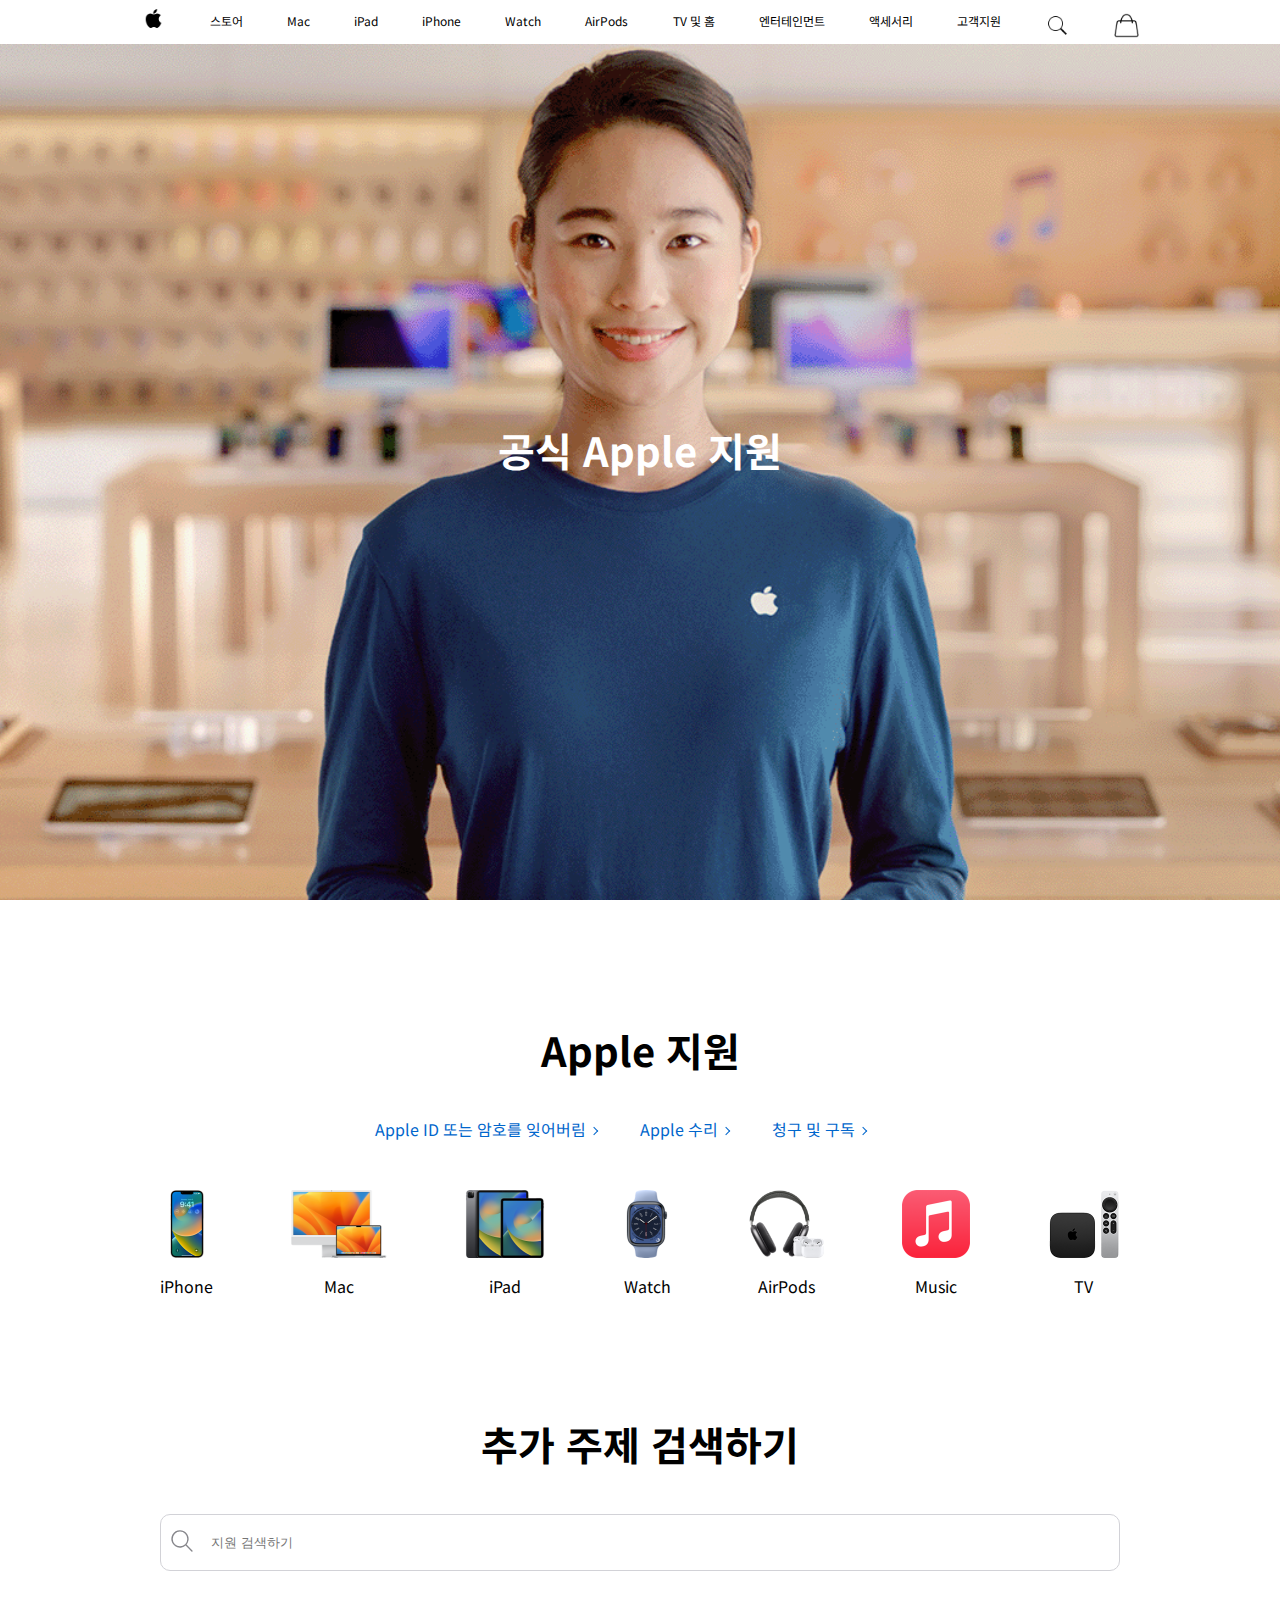
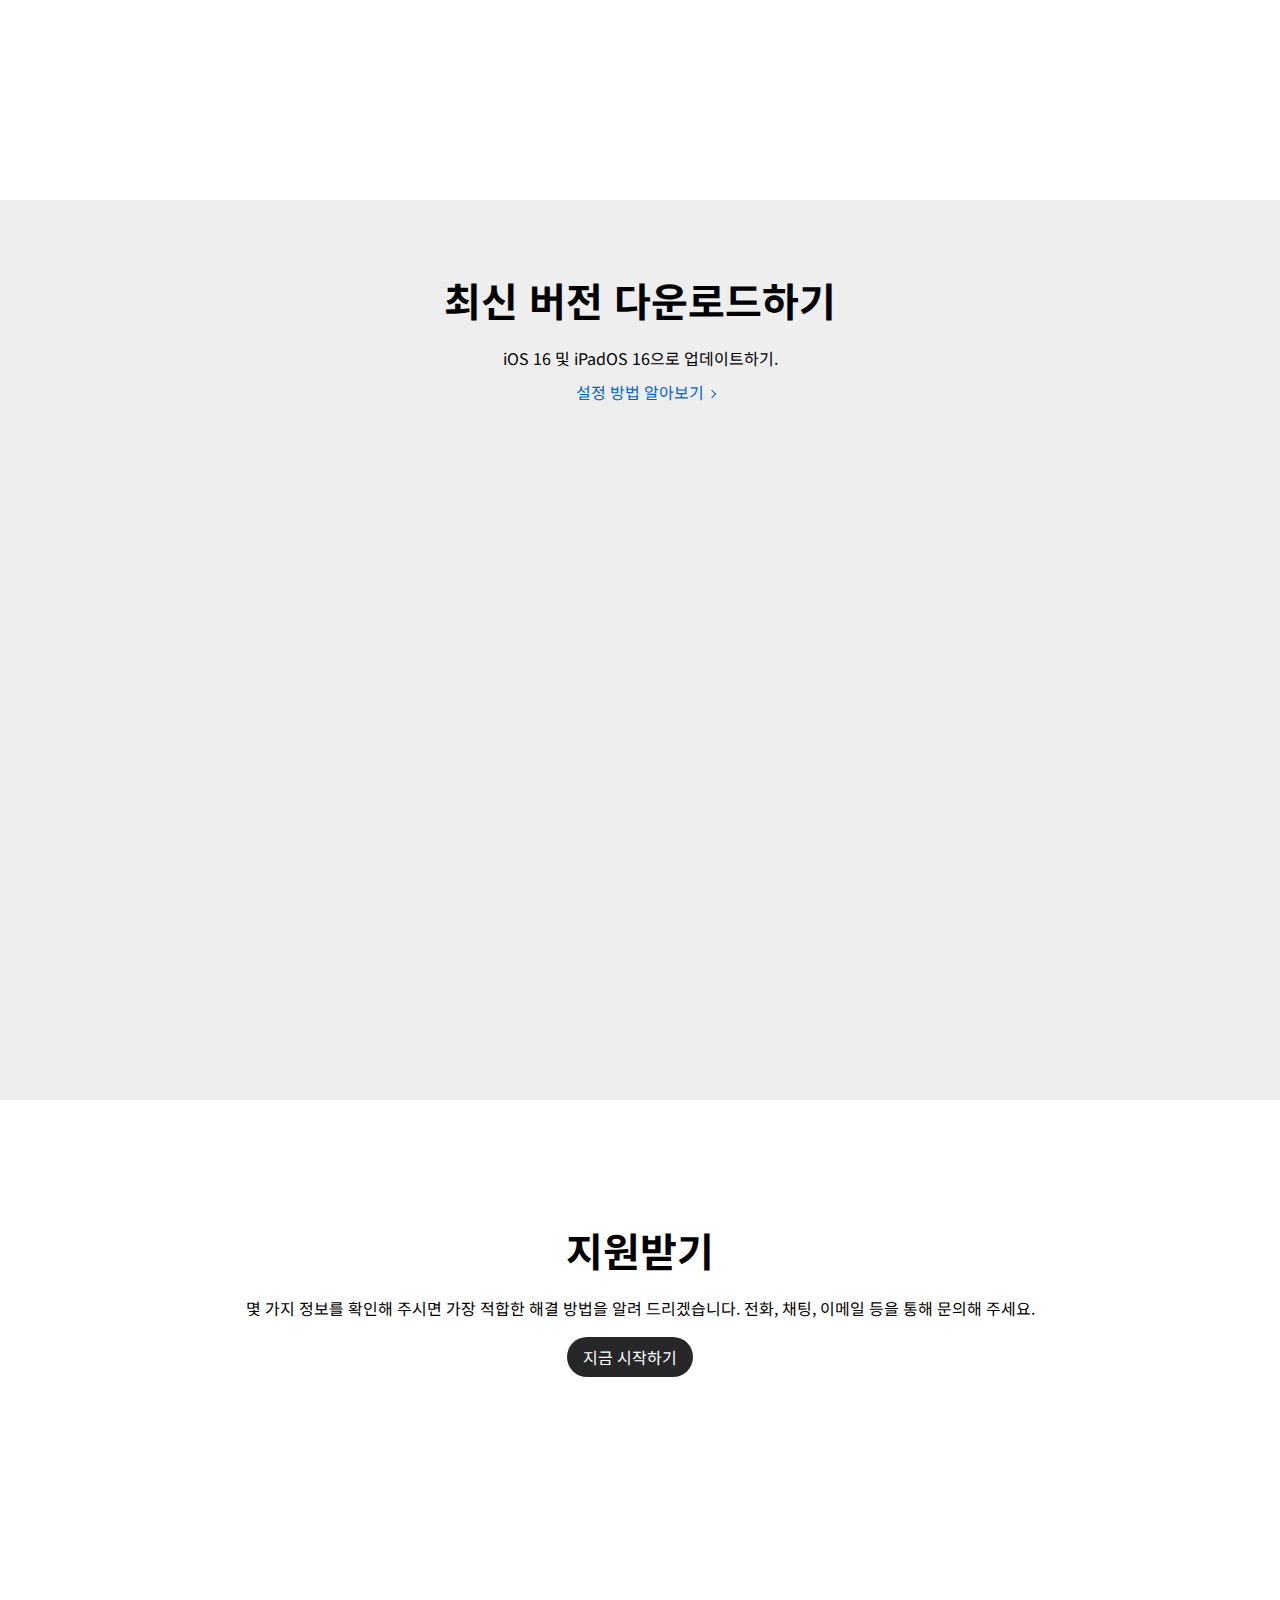
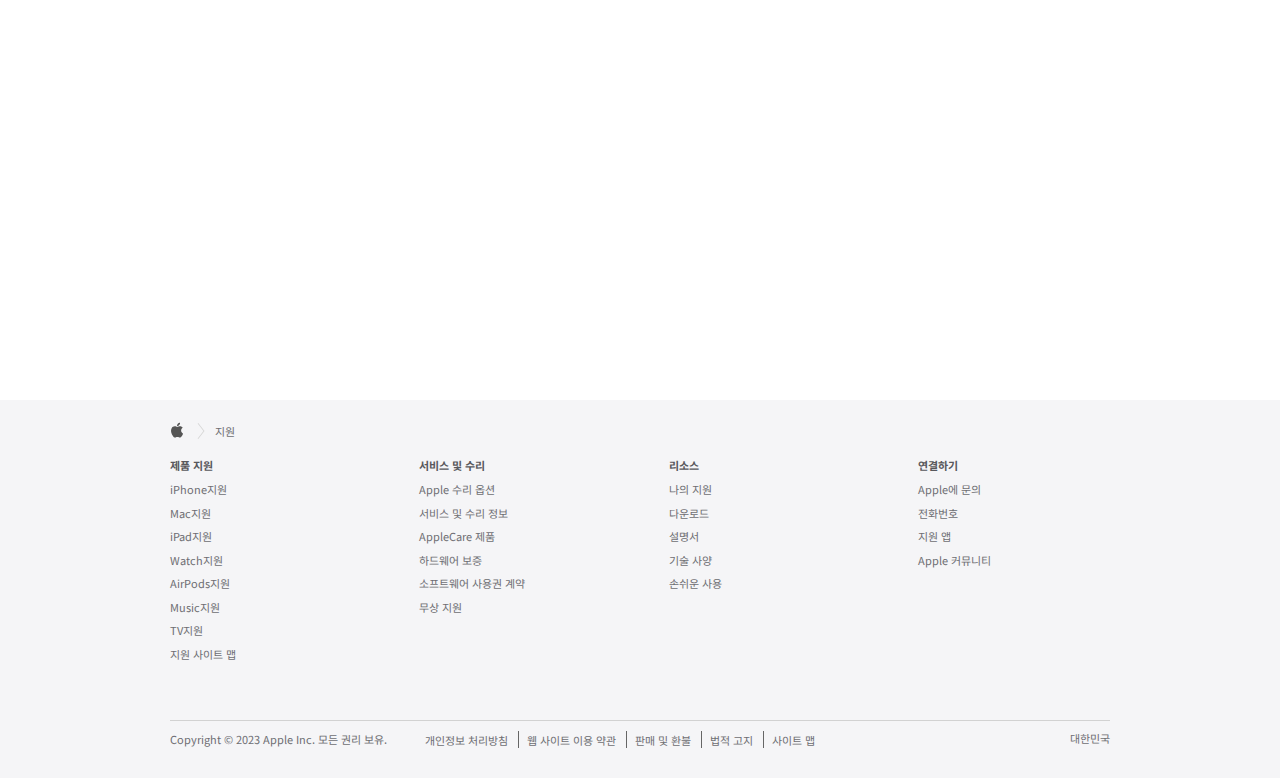
<file: sub02.html>
<!DOCTYPE html>
<html lang="ko">
  <head>
    <meta charset="UTF-8" />
    <meta http-equiv="X-UA-Compatible" content="IE=edge" />
    <meta name="viewport" content="width=device-width, initial-scale=1.0" />
    <!-- aos -->
    <link rel="stylesheet" href="https://unpkg.com/aos@2.3.1/dist/aos.css" />
    <script src="https://unpkg.com/aos@2.3.1/dist/aos.js"></script>
    <!-- css -->
    <link rel="stylesheet" href="./css/basic.css" />
    <link rel="stylesheet" href="./css/setting.css" />
    <link rel="stylesheet" href="./css/sub02.css" />
    
    <!-- script -->
    <script defer src="./js/main.js"></script>
    <script defer src="./js/sub02.js"></script>
    <title>공식 Apple 지원</title>
  </head>
  <body>
    <div id="wrap">
      <div class="m_header">
        <h1>
          <a href="index.html"><img src="img/logo.png" alt="" /></a>
        </h1>
        <div class="hamburger">
          <a href="#">
            <span></span>
            <span></span>
          </a>
        </div>
        <ul class="m_header_ul">
          <li><a href="#">스토어</a></li>
          <li><a href="mac.html">Mac</a></li>
          <li><a href="ipad_pages.html">iPad</a></li>
          <li><a href="iPhone.html">iPhone</a></li>
          <li><a href="#">Watch</a></li>
          <li><a href="#">AirPods</a></li>
          <li><a href="#">TV 및 홈</a></li>
          <li><a href="Entertainment.html">엔터테인먼트</a></li>
          <li><a href="#">액세서리</a></li>
          <li><a href="sub02.html">지원</a></li>
        </ul>
      </div>

      <div class="header1">
        <ul class="header_ul">
          <h1>
            <a href="index.html"><img src="img/logo.png" alt="" /></a>
          </h1>
          <li><a href="#">스토어</a></li>
          <li><a href="sub01.html">Mac</a></li>
          <li><a href="ipad_pages.html">iPad</a></li>
          <li><a href="iPhone.html">iPhone</a></li>
          <li><a href="#">Watch</a></li>
          <li><a href="#">AirPods</a></li>
          <li><a href="#">TV 및 홈</a></li>
          <li><a href="Entertainment.html">엔터테인먼트</a></li>
          <li><a href="#">액세서리</a></li>
          <li><a href="sub02.html">고객지원</a></li>
          <li>
            <a href="#"><img src="img/icon.png" alt="" /></a>
          </li>
          <li>
            <a href="#"><img src="img/shopping.png" alt="" /></a>
          </li>
        </ul>
      </div>

      <!--header2에 마우스 올리면 나타나는 서브 메뉴-->
      <nav class="sub sub1">
        <div class="sub_container">
          <ul class="list">
            <li>
              <a href="#"><small>쇼핑하기</small></a>
            </li>
            <li>
              <a href="#"><b>최신 제품 쇼핑하기</b></a>
            </li>
            <li>
              <a href="#"><b>Mac</b></a>
            </li>
            <li>
              <a href="#"><b>iPad</b></a>
            </li>
            <li>
              <a href="#"><b>iPhone</b></a>
            </li>
            <li>
              <a href="#"><b>Apple Watch</b></a>
            </li>
            <li>
              <a href="#"><b>액세서리</b></a>
            </li>
          </ul>

          <ul class="list">
            <li>
              <a href="#"><small>빠른 링크</small></a>
            </li>
            <li><a href="#">매장 찾기</a></li>
            <li><a href="#">주문 상태</a></li>
            <li><a href="#">금융 혜택</a></li>
            <li><a href="#">Apple Trade In</a></li>
          </ul>

          <ul class="list">
            <li>
              <a href="#"><small>특별 할인 쇼핑하기</small></a>
            </li>
            <li><a href="#">인증 리퍼비쉬 제품</a></li>
            <li><a href="#">교육</a></li>
            <li><a href="#">비지니스</a></li>
          </ul>
        </div>
        <div class="bg-opacity"></div>
      </nav>

      <nav class="sub sub2">
        <div class="sub_container">
          <ul class="list">
            <li>
              <a href="#"><small>Mac 살펴보기</small></a>
            </li>
            <li>
              <a href="#"><b>MacBook Air</b></a>
            </li>
            <li>
              <a href="#"><b>MacBook Pro</b></a>
            </li>
            <li>
              <a href="#"><b>iMac</b></a>
            </li>
            <li>
              <a href="#"><b>Mac mini</b></a>
            </li>
            <li>
              <a href="#"><b>Mac Studio</b></a>
            </li>
            <li>
              <a href="#"><b>Mac Pro</b></a>
            </li>
            <li>
              <a href="apple_display.html"><b>디스플레이</b></a>
            </li>
            <li>
              <a href="#">Mac 비교하기</a>
            </li>
            <li>
              <a href="#">Mac은 뭐든 척척</a>
            </li>
            <li>
              <a href="#">Mac 모두 살펴보기</a>
            </li>
          </ul>

          <ul class="list">
            <li>
              <a href="#"><small>Mac 쇼핑하기</small></a>
            </li>
            <li><a href="mac_shopping.html">Mac 쇼핑하기</a></li>
            <li><a href="#">Mac 액세서리</a></li>
            <li><a href="#">금융 혜택</a></li>
            <li><a href="#">Apple Trade In</a></li>
          </ul>

          <ul class="list">
            <li>
              <a href="#"><small>그 외 Mac 관련 항목</small></a>
            </li>
            <li><a href="#">Mac 지원</a></li>
            <li><a href="#">macOS Ventura</a></li>
            <li><a href="#">연속성</a></li>
            <li><a href="#">iCloud</a></li>
            <li><a href="#">Mac과 비지니스</a></li>
            <li><a href="#">교육</a></li>
          </ul>
        </div>
        <div class="bg-opacity"></div>
      </nav>

      <nav class="sub sub3">
        <div class="sub_container">
          <ul class="list">
            <li>
              <a href="#"><small>iPad 살펴보기</small></a>
            </li>
            <li>
              <a href="#"><b>iPad Pro</b></a>
            </li>
            <li>
              <a href="#"><b>iPad Air</b></a>
            </li>
            <li>
              <a href="#"><b>iPad</b></a>
            </li>
            <li>
              <a href="#"><b>iPad mini</b></a>
            </li>
            <li>
              <a href="#"><b>Apple Pencil</b></a>
            </li>
            <li>
              <a href="#"><b>키보드</b></a>
            </li>
            <li>
              <a href="ipad_pages.html">iPad 비교하기</a>
            </li>
            <li>
              <a href="#">iPad를 선택하는 이유</a>
            </li>
            <li>
              <a href="#">iPad 모두 살펴보기</a>
            </li>
          </ul>

          <ul class="list">
            <li>
              <a href="#"><small>iPad 쇼핑하기</small></a>
            </li>
            <li>
              <a href="#">iPad 쇼핑하기</a>
            </li>
            <li>
              <a href="#">iPad 액세서리</a>
            </li>
            <li>
              <a href="#">금융 혜택</a>
            </li>
            <li>
              <a href="#">Apple Trade In</a>
            </li>
          </ul>

          <ul class="list">
            <li>
              <a href="#"><small>그 외 iPad 관련 항목</small></a>
            </li>
            <li>
              <a href="#">iPad 지원</a>
            </li>
            <li>
              <a href="#">iPadOS 16</a>
            </li>
            <li>
              <a href="#">iCloud</a>
            </li>

            <li>
              <a href="#">교육</a>
            </li>
          </ul>
        </div>
        <div class="bg-opacity"></div>
      </nav>

      <nav class="sub sub4">
        <div class="sub_container">
          <ul class="list">
            <li>
              <a href="#"><small>iPhone 살펴보기</small></a>
            </li>
            <li>
              <a href="#"><b>iPhone 14 Pro</b></a>
            </li>
            <li>
              <a href="#"><b>iPhone 14</b></a>
            </li>
            <li>
              <a href="#"><b>iPhone 13</b></a>
            </li>
            <li>
              <a href="#"><b>iPhone 12</b></a>
            </li>
            <li>
              <a href="#"><b>iPhone SE</b></a>
            </li>
            <li>
              <a href="#">iPhone 비교하기</a>
            </li>
            <li>
              <a href="#">iPhone으로 갈아타기</a>
            </li>
            <li>
              <a href="#">iPhone 모두 살펴보기</a>
            </li>
          </ul>

          <ul class="list">
            <li>
              <a href="#"><small>iPhone 쇼핑하기</small></a>
            </li>
            <li>
              <a href="#">iPhone 쇼핑하기</a>
            </li>
            <li>
              <a href="#">iPhone 액세서리</a>
            </li>
            <li>
              <a href="#">Apple Trade In</a>
            </li>
            <li>
              <a href="#">금융 혜택</a>
            </li>
          </ul>

          <ul class="list">
            <li>
              <a href="#"><small>그 외 iPhone 관련 항목</small></a>
            </li>
            <li>
              <a href="#">iphone 지원</a>
            </li>
            <li>
              <a href="#">iOS 16</a>
            </li>
            <li>
              <a href="#">iPhone의 개인정보 보호</a>
            </li>
            <li>
              <a href="#">iCloud</a>
            </li>
            <li>
              <a href="#">Apple 지갑, Apple Pay</a>
            </li>
            <li>
              <a href="#">Siri</a>
            </li>
          </ul>
        </div>
        <div class="bg-opacity"></div>
      </nav>

      <nav class="sub sub5">
        <div class="sub_container">
          <ul class="list">
            <li>
              <a href="#"><small>Watch 살펴보기</small></a>
            </li>
            <li>
              <a href="#"><b>Apple Watch Ultra</b></a>
            </li>
            <li>
              <a href="#"><b>Apple Watch Series 8</b></a>
            </li>
            <li>
              <a href="#"><b>Apple Watch SE</b></a>
            </li>
            <li>
              <a href="#"><b>Apple Watch Nike</b></a>
            </li>
            <li>
              <a href="#"><b>Apple Watch Hermes</b></a>
            </li>
            <li>
              <a href="#">Watch 비교하기</a>
            </li>
            <li>
              <a href="#">Apple Watch를 선택하는 이유</a>
            </li>
            <li>
              <a href="#">Apple Watch 모두 살펴보기</a>
            </li>
          </ul>

          <ul class="list">
            <li>
              <a href="#"><small>Watch 쇼핑하기</small></a>
            </li>
            <li>
              <a href="#">Apple Watch 쇼핑하기</a>
            </li>
            <li>
              <a href="#">Apple Watch Studio</a>
            </li>
            <li>
              <a href="#">Apple Watch 밴드</a>
            </li>
            <li>
              <a href="#">Apple Watch 액세서리</a>
            </li>
            <li>
              <a href="#">금융 혜택</a>
            </li>
            <li>
              <a href="#">Apple Trade in</a>
            </li>
          </ul>

          <ul class="list">
            <li>
              <a href="#"><small>그 외 Watch 관련 항목</small></a>
            </li>
            <li>
              <a href="#">Apple Watch 지원</a>
            </li>
            <li>
              <a href="#">WatchOS 9</a>
            </li>
          </ul>
        </div>
        <div class="bg-opacity"></div>
      </nav>

      <nav class="sub sub6">
        <div class="sub_container">
          <ul class="list">
            <li>
              <a href="#"><small>AirPods 살펴보기</small></a>
            </li>
            <li>
              <a href="#"><b>AirPods 2세대</b></a>
            </li>
            <li>
              <a href="#"><b>AirPods 3세대</b></a>
            </li>
            <li>
              <a href="#"><b>AirPods Pro 2세대</b></a>
            </li>
            <li>
              <a href="#"><b>AirPods Max</b></a>
            </li>
            <li>
              <a href="#">AirPods 비교하기</a>
            </li>
            <li>
              <a href="#">AirPods 모두 살펴보기</a>
            </li>
          </ul>

          <ul class="list">
            <li>
              <a href="#"><small>AirPods 쇼핑하기</small></a>
            </li>
            <li>
              <a href="#">AirPods 쇼핑하기</a>
            </li>
            <li>
              <a href="#">AirPods 액세서리</a>
            </li>
          </ul>

          <ul class="list">
            <li>
              <a href="#"><small>그 외 AirPods 관련 항목</small></a>
            </li>
            <li>
              <a href="#">AirPods 지원</a>
            </li>
            <li>
              <a href="#">Apple Music</a>
            </li>
          </ul>
        </div>
        <div class="bg-opacity"></div>
      </nav>

      <nav class="sub sub7">
        <div class="sub_container">
          <ul class="list">
            <li>
              <a href="#"><small>TV 및 홈 살펴보기</small></a>
            </li>
            <li>
              <a href="#"><b>Apple TV 4K</b></a>
            </li>
            <li>
              <a href="#"><b>TV 및 홈 살펴보기</b></a>
            </li>
          </ul>

          <ul class="list">
            <li>
              <a href="#"><small>TV 및 홈 쇼핑하기</small></a>
            </li>
            <li>
              <a href="#">Apple TV 4K 쇼핑하기</a>
            </li>
            <li>
              <a href="#">Siri Remote 쇼핑하기</a>
            </li>
            <li>
              <a href="#">TV 및 홈 액세서리</a>
            </li>
          </ul>

          <ul class="list">
            <li>
              <a href="#"><small>그 외 TV 및 홈 관련 항목</small></a>
            </li>
            <li>
              <a href="#">Apple TV 지원</a>
            </li>
            <li>
              <a href="#">Apple TV 앱</a>
            </li>
            <li>
              <a href="#">Apple TV +</a>
            </li>
            <li>
              <a href="#">홈 앱</a>
            </li>
            <li>
              <a href="#">Apple Music</a>
            </li>
            <li>
              <a href="#">Siri</a>
            </li>
            <li>
              <a href="#">AirPlay</a>
            </li>
          </ul>
        </div>
        <div class="bg-opacity"></div>
      </nav>

      <nav class="sub sub8">
        <div class="sub_container">
          <ul class="list">
            <li>
              <a href="#"><small>엔터테이먼트 살펴보기</small></a>
            </li>
            <li>
              <a href="#"><b>Apple One</b></a>
            </li>
            <li>
              <a href="#"><b>Apple TV+</b></a>
            </li>
            <li>
              <a href="#"><b>Apple Music</b></a>
            </li>
            <li>
              <a href="#"><b>Apple Arcade</b></a>
            </li>
            <li>
              <a href="#"><b>Apple Podcasts</b></a>
            </li>
            <li>
              <a href="#"><b>Apple Books</b></a>
            </li>
            <li>
              <a href="#"><b>App store</b></a>
            </li>
            <li>
              <a href="#">엔터테이먼트 살펴보기</a>
            </li>
          </ul>

          <ul class="list">
            <li>
              <a href="#"><small>Apple TV+ 지원</small></a>
            </li>
            <li>
              <a href="#">Apple Music 지원</a>
            </li>
          </ul>
        </div>
        <div class="bg-opacity"></div>
      </nav>

      <nav class="sub sub9">
        <div class="sub_container">
          <ul class="list">
            <li>
              <a href="#"><small>액세서리 쇼핑하기</small></a>
            </li>
            <li>
              <a href="#"><b>Mac</b></a>
            </li>
            <li>
              <a href="#"><b>iPad</b></a>
            </li>
            <li>
              <a href="#"><b>iPhone</b></a>
            </li>
            <li>
              <a href="#"><b>Apple Watch</b></a>
            </li>
            <li>
              <a href="#"><b>AirPods</b></a>
            </li>
            <li>
              <a href="#"><b>TV 및 홈</b></a>
            </li>
            <li>
              <a href="#"><b>액세서리 모두 쇼핑하기</b></a>
            </li>
          </ul>

          <ul class="list">
            <li>
              <a href="#"><small>액세서리 살펴보기</small></a>
            </li>
            <li>
              <a href="#">Apple 제작 정품</a>
            </li>
            <li>
              <a href="#">Beats by Dr.Dre</a>
            </li>
            <li>
              <a href="#">AirTag</a>
            </li>
          </ul>
        </div>
        <div class="bg-opacity"></div>
      </nav>

      <nav class="sub sub10">
        <div class="sub_container">
          <ul class="list">
            <li>
              <a href="#"><small>지원 상황 살펴보기</small></a>
            </li>
            <li>
              <a href="#"><b>iPhone</b></a>
            </li>
            <li>
              <a href="#"><b>Mac</b></a>
            </li>
            <li>
              <a href="#"><b>iPad</b></a>
            </li>
            <li>
              <a href="#"><b>Watch</b></a>
            </li>
            <li>
              <a href="#"><b>AirPods</b></a>
            </li>
            <li>
              <a href="#"><b>Music</b></a>
            </li>
            <li>
              <a href="#"><b>TV</b></a>
            </li>
            <li>
              <a href="#">지원 상황 살펴보기</a>
            </li>
          </ul>

          <ul class="list">
            <li>
              <a href="#"><small>도움받기</small></a>
            </li>
            <li>
              <a href="#">커뮤니티</a>
            </li>
            <li>
              <a href="#">보장 상태 확인하기</a>
            </li>
            <li>
              <a href="#">수리</a>
            </li>
            <li>
              <a href="#">문의하기</a>
            </li>
          </ul>

          <ul class="list">
            <li>
              <a href="#"><small>유용한 주제</small></a>
            </li>
            <li>
              <a href="#">AppleCare+ 구입하기</a>
            </li>
            <li>
              <a href="#">Apple ID 및 암호</a>
            </li>
            <li>
              <a href="#">청구 및 구독</a>
            </li>
            <li>
              <a href="#">나의 찾기</a>
            </li>
            <li>
              <a href="#">손쉬운 사용</a>
            </li>
          </ul>
        </div>
        <div class="bg-opacity"></div>
      </nav>


      <!-- contents START -->
      <div id="fullpage">
      <div id="contents">
        <section id="content01">
          <div class="sub_inner">
            <div class="title">
              <h2>공식 Apple 지원</h2>
            </div>
          </div>
        </section>

        <section id="content02">
          <div class="sub_inner">
            <div class="content02_wrap">
              <div class="title">
                <h2>Apple 지원</h2>
              </div>
  
              <div class="more_txt">
                <a href="https://iforgot.apple.com/password/verify/appleid?r=1&language=KR-KO">
                  Apple ID 또는 암호를 잊어버림<span class="more"></span>
                </a>
                <a href="https://support.apple.com/ko-kr/repair">
                  Apple 수리<span class="more"></span>
                </a>
                <a href="https://support.apple.com/ko-kr/billing">
                  청구 및 구독<span class="more"></span>
                </a>
              </div>
  
              <div class="product_list">
                <ul class="product_ul">
                  <li>
                    <a href="https://support.apple.com/ko-kr/iphone">
                      <div class="in_img">
                        <img src="./img/sub/image-grid-iphone_2x.png" alt="">
                      </div>
                      <p>iPhone</p>
                    </a>
                  </li>
  
                  <li>
                    <a href="https://support.apple.com/ko-kr/mac">
                      <div class="in_img">
                        <img src="./img/sub/image-grid-mac_2x.png" alt="">
                      </div>
                      <p>Mac</p>
                    </a>
                  </li>

                  <li>
                    <a href="https://support.apple.com/ko-kr/ipad">
                      <div class="in_img">
                        <img src="./img/sub/image-grid-ipad_2x.png" alt="">
                      </div>
                      <p>iPad</p>
                    </a>
                  </li>

                  <li>
                    <a href="https://support.apple.com/ko-kr/watch">
                      <div class="in_img">
                        <img src="./img/sub/image-grid-watch-_2x.png" alt="">
                      </div>
                      <p>Watch</p>
                    </a>
                  </li>

                  <li>
                    <a href="https://support.apple.com/ko-kr/airpods">
                      <div class="in_img">
                        <img src="./img/sub/image-grid-airpods_2x.png" alt="">
                      </div>
                      <p>AirPods</p>
                    </a>
                  </li>

                  <li>
                    <a href="https://support.apple.com/ko-kr/music">
                      <div class="in_img">
                        <img src="./img/sub/image-grid-music_2x.png" alt="">
                      </div>
                      <p>Music</p>
                    </a>
                  </li>

                  <li>
                    <a href="https://support.apple.com/ko-kr/tv">
                      <div class="in_img">
                        <img src="./img/sub/image-grid-tv_2x.png" alt="">
                      </div>
                      <p>TV</p>
                    </a>
                  </li>

                </ul>
              </div>

              <div class="addinfo">
                <h2>추가 주제 검색하기</h2>
                <div class="inputbox_wrap">
                  <div class="input_box">
                    <input type="text" placeholder="지원 검색하기">
                  </div>
                  <div class="input_row_wrap">
                    <div class="input_row_box">
                      <ul>
                        <h3>빠른 링크</h3>
                        <li>
                          <a href="https://support.apple.com/ko-kr/HT201487">Apple ID 암호를 잊어버린 경우</a>
                        </li>
                        <li>
                          <a href="https://support.apple.com/ko-kr/HT204306">iPhone, iPad 또는 iPod touch의 암호를 잊어버렸거나 기기가 비활성화된 경우</a>
                        </li>
                        <li>
                          <a href="https://support.apple.com/ko-kr/HT202039">구독조회, 변경 또는 취소하기</a>
                        </li>
                        <li>
                          <a href="https://support.apple.com/ko-kr/HT204204">iPhone, iPad 또는 iPod touch 업데이트하기</a>
                        </li>
                        <li>
                          <a href="https://support.apple.com/ko-kr/contact">문의하기 Apple 지원</a>
                        </li>
                      </ul>
                    </div>
                  </div>
                </div>
              </div>
            </div>
          </div>
        </section>

        <section id="content03">
          <div class="content03_wrap">
            <div class="download">
              <h2>최신 버전 다운로드하기</h2>
              <p>iOS 16 및 iPadOS 16으로 업데이트하기.</p>
              <a href="https://support.apple.com/ko-kr/ios/update">설정 방법 알아보기<span class="more"></span></a>
              <div class="download_img" data-aos="fade-up" 
              data-aos-easing="ease-in-out"
              data-aos-duration="1000"
              data-aos-offset="300"></div>
            </div>
          </div>
        </section>

        <section id="content04">
          <div class="content04_wrap">
            <div class="support">
              <h2>지원받기</h2>
              <p>몇 가지 정보를 확인해 주시면 가장 적합한 해결 방법을 알려 드리겠습니다. 전화, 채팅, 이메일 등을 통해 문의해 주세요.</p>
              <a href="https://getsupport.apple.com/?caller=home&PRKEYS=" class="black_button">지금 시작하기</a>
              <div class="support_img" data-aos="fade-in" data-aos-easing="ease-in-out"
              data-aos-duration="700"
              data-aos-offset="500"></div>
            </div>
          </div>
        </section>
      </div>
      </div>
      <!-- contents END -->

      <!-- footer -->
      <footer id="footer">
        <div class="inner">

          <div class="nav">
            <ul>
              <li class="footer_logo"><a href="#">logo</a></li>
              <li><a href="#">지원</a></li>
            </ul>
          </div>

          <div class="footer_list_wrap">
            <div class="footer_list">
              <div class="footer_list_top">
                <h3>제품 지원</h3>
                <ul>
                  <li><a href="#">iPhone지원</a></li>
                  <li><a href="#">Mac지원</a></li>
                  <li><a href="#">iPad지원</a></li>
                  <li><a href="#">Watch지원</a></li>
                  <li><a href="#">AirPods지원</a></li>
                  <li><a href="#">Music지원</a></li>
                  <li><a href="#">TV지원</a></li>
                  <li><a href="#">지원 사이트 맵</a></li>
                </ul>
              </div>
              <!-- <div class="footer_list_bottom">
                <h3>Apple 지갑</h3>
                <ul>
                  <li><a href="#">지갑</a></li>
                  <li><a href="#">Apple Pay</a></li>
                </ul>
              </div> -->
            </div>

            <div class="footer_list">
              <div class="footer_list_top">
                <h3>서비스 및 수리</h3>
                <ul>
                  <li><a href="#">Apple 수리 옵션</a></li>
                  <li><a href="#">서비스 및 수리 정보</a></li>
                  <li><a href="#">AppleCare 제품</a></li>
                  <li><a href="#">하드웨어 보증</a></li>
                  <li><a href="#">소프트웨어 사용권 계약</a></li>
                  <li><a href="#">무상 지원</a></li>
                </ul>
              </div>
              <!-- <div class="footer_list_bottom">
                <h3>엔터테인먼트</h3>
                <ul>
                  <li><a href="#">Apple One</a></li>
                  <li><a href="#">Apple TV+</a></li>
                  <li><a href="#">Apple Music</a></li>
                  <li><a href="#">Apple Arcade</a></li>
                  <li><a href="#">Apple Podcasts</a></li>
                  <li><a href="#">Apple Books</a></li>
                  <li><a href="#">App Store</a></li>
                </ul>
              </div> -->
            </div>

            <div class="footer_list">
              <h3>리소스</h3>
              <ul>
                <li><a href="#">나의 지원</a></li>
                <li><a href="#">다운로드</a></li>
                <li><a href="#">설명서</a></li>
                <li><a href="#">기술 사양</a></li>
                <li><a href="#">손쉬운 사용</a></li>
              </ul>
            </div>

            <div class="footer_list">
              <div class="footer_list_top">
                <h3>연결하기</h3>
                <ul>
                  <li><a href="#">Apple에 문의</a></li>
                  <li><a href="#">전화번호</a></li>
                  <li><a href="#">지원 앱</a></li>
                  <li><a href="#">Apple 커뮤니티</a></li>
                </ul>
              </div>
              <!-- <div class="footer_list_bottom">
                <h3>교육</h3>
                <ul>
                  <li><a href="#">Apple과 교육</a></li>
                  <li><a href="#">초중고용 제품 쇼핑하기</a></li>
                  <li><a href="#">대학 생활을 위한 제품 쇼핑하기</a></li>
                </ul>
              </div> -->
            </div>
          </div>

          <div class="footer_bottom">
            <div class="footer_shopping">
              <!-- 다양한 쇼핑 방법: <a href="#">Apple Store를 방문</a>하거나,
              <a href="#">리셀러</a>를 찾아보거나, 080-330-8877번으로
              전화하세요. -->
            </div>

            <div class="footer_locale">
              <a href="#">대한민국</a>
            </div>

            <div class="footer_copy">
              <span>Copyright &copy; 2023 Apple Inc. 모든 권리 보유.</span>
              <ul>
                <li><a href="#">개인정보 처리방침</a></li>
                <li><a href="#">웹 사이트 이용 약관</a></li>
                <li><a href="#">판매 및 환불</a></li>
                <li><a href="#">법적 고지</a></li>
                <li><a href="#">사이트 맵</a></li>
              </ul>
            </div>
          </div>
        </div>
        <div class="top-btn">
          <img src="img/logo.png" alt="" />
        </div>
      </footer>
      <!-- footer -->
    </div>

    <script>
      AOS.init({
        easing: "ease-out-back",
        duration: 1000,
      });
    </script>
    <script src="https://cdnjs.cloudflare.com/ajax/libs/jquery/3.6.4/jquery.min.js" integrity="sha512-pumBsjNRGGqkPzKHndZMaAG+bir374sORyzM3uulLV14lN5LyykqNk8eEeUlUkB3U0M4FApyaHraT65ihJhDpQ==" crossorigin="anonymous" referrerpolicy="no-referrer"></script>
  </body>
</html>
</file>
<file: css/setting.css>
html, body, div, span, applet, object, iframe,
h1, h2, h3, h4, h5, h6, p, blockquote, pre,
a, abbr, acronym, address, big, cite, code,
del, dfn, em, img, ins, kbd, q, s, samp,
small, strike, strong, sub, sup, tt, var,
b, u, i, center,
dl, dt, dd, ol, ul, li,
fieldset, form, label, legend,
table, caption, tbody, tfoot, thead, tr, th, td,
article, aside, canvas, details, embed, 
figure, figcaption, footer, header, hgroup, 
menu, nav, output, ruby, section, summary,
time, mark, audio, video {
	margin: 0;
	padding: 0;
	border: 0;
	font-size: 100%;
	/* font: inherit; */
	vertical-align: middle;
  	box-sizing: border-box;   /* 추가 */
}
/* HTML5 display-role reset for older browsers */
article, aside, details, figcaption, figure, 
footer, header, hgroup, menu, nav, section {
	display: block;
}
body {
	line-height: 1;
}
ol, ul, li {
	list-style: none;
}
blockquote, q {
	quotes: none;
}
blockquote:before, blockquote:after,
q:before, q:after {
	content: '';
	content: none;
}
table {
	border-collapse: collapse;
	border-spacing: 0;
}

/* 추가 */
a { 
  text-decoration:none; 
  color:inherit;
}
</file>
<file: css/k_basic.css>
@charset "UTF-8"; 
@font-face {
  font-family: 'TheJamsil5Bold';
  src: url('https://cdn.jsdelivr.net/gh/projectnoonnu/noonfonts_2302_01@1.0/TheJamsil5Bold.woff2') format('woff2');
  font-weight: 700;
  font-style: normal;
}
body {
  font-family: 
  "SF Pro KR", 
  "SF Pro Display", 
  "SF Pro Icons", 
  "Apple Gothic", 
  "HY Gulim", 
  "MalgunGothic", 
  "HY Dotum", 
  "Lexi Gulim", 
  "Helvetica Neue", 
  "Helvetica", 
  "Arial", 
  sans-serif;
  word-spacing: -1px;
  letter-spacing: 0em;
}

a {
  color:#06c;
}

header {
  display:block; 
  width:100%;
  height: 52px; 
  background:#fff;
  position:absolute; 
  top:0;
  z-index: 100;
  position:fixed;
}



/* basic.css */
@charset "UTF-8";

@import url("https://fonts.googleapis.com/css2?family=Noto+Sans+KR:wght@100;300;400;500;700;900&display=swap");


/*프로그레스 바*/
.progress_bar_wrap {
  width: 100%;
  height: 5px;
  background-color: #efefef;
  margin-bottom: 30px;
  position: fixed;
  top: 0;
  left: 0;
  z-index: 1000;
}

.progress_bar {
  width: 0;
  height: 5px;
  background-color: black;
}

/*header1의 sub 메뉴*/
.sub {
  width: 100%;
  height: 0;
  position: absolute;
  background-color: #fff;
  overflow: hidden;
  transition: 0.5s;
  border-bottom:1px solid #ccc;
}

.sub.on {
  height: 50vh;
  z-index: 100;
}

.gnb_black {
  height: 60px;
  background: #fff;
}
.gnb_black.on {
  height: 50vh;
}

.sub_container {
  width: 998px;
  margin: auto;
  display: flex;
  background-color: #fff;
}

.list li {
  padding-top: 10px;
  padding-bottom: 10px;
  white-space: nowrap;
}

.sub_container ul {
  margin: 0;
  margin-right: 1.2em;
}

.list li {
  text-align: start;
}


  .list li a {
  color:#000;
}
.list li:first-child a {
  color:#999
}
.list li a small {
  font-size: 0.6em;
}
.list li a b {
  font-size: 1.5em;
}

.sub_container ul {
  display: flex;
  flex-direction: column;
}

body {
  font-family: "Noto Sans KR", "맑은 고딕";
}
#wrap {
  max-width: 1903px;
}
.flex_center {
  display: flex;
  justify-content: center;
  align-items: center;
}
.inner {
  max-width: 980px;
  margin: 0 auto;
  padding: 0 20px;
}
.music_logo {
  width: 60px;
  height: 60px;
}
.more::after {
  display: inline-block;
  content: "";
  width: 5px;
  height: 5px;
  border-top: 1px solid #06c;
  border-right: 1px solid #06c;
  transform: rotate(45deg);
}

/* header1 */
.header1 {
  margin: 0 auto;

  width: 100%;
  text-align: center;
}

.header1 img {
  width: 25px;
  height: 25px;
}

.header1 ul {
  display: flex;
  justify-content: space-between;
  width: 998px;
  height: 44px;

  margin: auto;
  font-size: 12px;
  padding-top: 6px;
}

.header1 ul li {
  padding-top: 7px;
  color: #000;
}
.header1 ul a {
  color: #000;
}

/* footer */
#footer {
  font-size: 11px;
  color: #6e6e73;
  background: #f5f5f7;
}
.footer_notice {
  padding: 10px 0;
  border-bottom: 1px solid #d2d2d2;
  line-height: 1.5;
}
.footer_notice p {
  padding: 7px 0;
}
.footer_notice ol {
  padding: 0 20px;
}
.footer_notice ol li {
  padding: 7px 0;
  list-style-type: decimal;
}

.nav {
  position: relative;
  padding: 20px 0;
}
.nav ul li {
  display: inline-block;
  line-height: 18px;
}
.nav li::before {
  display: inline-block;
  content: "";
  width: 8px;
  height: 18px;
  vertical-align: middle;
  margin: 0 10px;
  background: url("../img/footer_arrow.svg") no-repeat;
}
.nav ul li a {
  color: #6e6e73;
  text-decoration: none;
}
.nav .footer_logo {
  width: 14px;
  height: 18px;
  text-indent: -9999px;
  background: url("../img/icon_large.svg") no-repeat;
}

.footer_list_wrap {
  display: flex;
  justify-content: space-between;
}
.footer_list_wrap h3 {
  font-size: 11px;
  font-weight: bold;
  margin-bottom: 11px;
  color: #58585c;
}
.footer_list {
  width: 192px;
}
.footer_list li {
  margin-bottom: 11px;
}
.footer_list a {
  color: #6e6e73;
}
.footer_list_bottom {
  padding-top: 20px;
}

.footer_bottom {
  padding: 30px 0 20px;
}
.footer_bottom a {
  color: #6e6e73;
}

.footer_shopping {
  border-bottom: 1px solid #d2d2d2;
  padding: 10px 0;
}
.footer_shopping a {
  text-decoration: underline;
  color: #0066cc;
  line-height: 1.15;
}
.footer_copy {
  padding: 10px 0;
}
.footer_copy span {
  margin-right: 30px;
}
.footer_copy ul {
  display: inline-block;
}
.footer_copy ul li {
  display: inline-block;
  line-height: 15px;
  border-right: 1px solid #666;
  padding-left: 5px;
  padding-right: 10px;
}
.footer_copy ul li:last-child {
  border: none;
}

.footer_locale {
  position: relative;
  float: right;
  top: 10px;
}

#footer a:hover {
  text-decoration: underline;
}
</file>
<file: css/Entertainment.css>
@charset "UTF-8"; 

body {position:relative;}
main {
  
}
header {
  background:#000;
  position:static;
}
.sub {
  background-color: #161617;
  border-bottom:none;
}
.sub_container {
  background-color: #161617;
}
.list li a {
  color:#fff
}
.list li:first-child a {
  color:#ccc
}
.header1 ul li {
  padding-top: 7px;
  color: #fff;
}
.header1 ul a {
  color: #fff;
}
/* 상단부분 (배너를 포함해 상단부분을 감싸주는 검은 배경창) */
.main_top_wrap{
  background:black;
  color:#fff;
}

  /*엔터테이먼트 서브 바로가기 아이콘*/
.chapter_wrap {
  overflow: hidden;
  margin:0 30px;
}
.chapters{ /* 바로가기 아이콘들을 담은 ul*/
  height:78px;
  text-align: center;
  margin-top:50px;
  transition:0.8s;
}
.chapters.on{
  transform: translate(10%);
  opacity: 0;
}
.chapters li { /* 바로가기 아이콘을 담은 li */
  display: inline-block;
  margin:0 10px;
}
.chapters span { /* 바로가기 아이콘 밑 글씨 span */
  font-size:12px;
  color:#fff;
}
.chapters li:hover span { /* 바로가기 아이콘li hover시에 글씨색 변경 */
  color:rgb(41, 151, 255)
}
.chapter_wrap > div {
  display:none;
  width:30px; 
  height:78px; 
  position:absolute;
  top:50px;
  cursor: pointer;
  line-height: 78px ;
  text-align: center;
}
.prev {
  left:0px;
  border-right:1px solid #fff;
}
.next {
  right:0px;
  border-left:1px solid #fff;
}

  /* 상단의 글씨들이 들어가는 타이틀부분분 */
.title {  /* 상단 글씨부분을 감싸주는 div */
  margin-top:100px;
  text-align: center;
}
.title h1{  /* 상단의 가장큰 글씨 타이틀 제목h1 */
  font-size:80px;
  transition:1s;
}
.title h1.on {
  opacity: 0;
  transform: translateY(10%);
}
.title_sub { /* 상단의 설명글을 감싸주는 div */
  
}
.title_sub p {  /* 상단의 설명글 p */
  margin:30px auto 100px;
  max-width:861px;
  padding: 0 70px; 
  font-size:18px;
  font-weight:bold;
  line-height:24px;
  transition:1s;
}
.title_sub p.on {
  transform: translateY(10%);
  opacity: 0;
}
br.on {
  display:none;
}

.banner_wrap{  /* 상단의 마지막 요소인 배너를 감싸주는 배경 div */
  background:#161617;
  transition:0.5s
}
.banner_wrap.on {background:#000; }
.banner { /* 상단의 배너 */
  max-width:980px;
  height:148px;
  margin:0 auto;
  display:flex; 
  justify-content: space-between;
  align-items: center;
  transition: 0.8s;
}
.banner.on {opacity: 0;}
.banner_icon { /* 배너속 아이콘img를 감싸는 div */
  
}
.banner_icon img { /* 배너속 아이콘img */
  width:130px;
}
.banner_info { /* 배너속 설명글을 감싸는 div */
  
}
.banner_info p { /* 배너속 설명글 */
  font-size:18px;
  font-weight:bold;
  line-height:24px;
  text-align: center;
}
.banner_more { /* 배너속 더 알아보기 링크를 감싸는 div */
  
}
.banner_more a { /* 배너속 더 알아보기 링크 */
  
}
.banner_more a span { /* 배너 링크속 더 알아보기 글씨 */
  display: block;
  border: 1px solid #fff;
  padding:15px;
  border-radius: 999px;
  color:#fff;
}
.banner_more a span:hover { /* 배너속 더 알아보기 hover시 색상변화 */
  border:1px solid #ccc;
}
.banner_info br.on {
  display:none;
}

/* 비디오와 스크롤들 섹션을 감싸준 부분 */
.video_scroll_wrap {
  transition:0.8s
}
.video_scroll_wrap.on {
  background:#000
}
.video_scroll_wrap > * {
  transition:1s
}
.video_scroll_wrap.on > * {
  opacity: 0;
}
/*영상 및 슬라이더 섹션  - 섹션은 동영상,이미지 + 슬라이더로 구성*/
  /* 공통구간 - 반복되는 것이 많아 공통된 css는 여기에 병합 */
.section { /* 공통 섹션 */
  margin-bottom:150px;
}
.video { /* 영상이나 이미지를 감싸놓은 부분 */
  position: relative;
}
.video > img {width:100%;}
.video_info_wrap {
  position:absolute;
  bottom:20px;
  left:50%;
  transform: translate(-50%);
  display:flex;
  justify-content: space-between;
  align-items: center;
  width:980px;
  height:200px;
  margin:auto;
}

.video_info {}

.video_info_top {
  color:#fff;
  font-weight:bold;
}
.video_info_top > * {display:inline-block;}
  .video_info_top img {}
  .video_info_top h2 {}
  .video_info_top span {
    position:relative;
    font-size:11px;
    border:1px solid #fff;
    border-radius: 999px;
    padding:5px 10px 5px 20px;
  }
  .video_info_top span::after {
    position:absolute;
    display:block;
    content: "";
    width:10px; height:10px;
    background: url('../img/entert/apple.svg') no-repeat center center /10px 10px;
    top:5px;
    left:9px;
  }


.video_info_bottom {
  
}
  .video_info_bottom p {
    font-size:35px;
    line-height: 38px;
    font-weight:bold;
    color:#fff;
    margin:20px 0;
  }
  .video_info_bottom p sup {
    font-size:24px;
    cursor: pointer;
  }
  .video_info_bottom p sup:hover {
    color:#2997FF;
  }


.video_button {
  margin-top: 60px;
}
.video_button span {
  display:inline-block;
  padding:15px 20px;
  margin:5px;
  border-radius: 999px;
  font-weight:bold;
  font-size: 14px;
}
.video_free {
  background:#fff;
  color:#000;
  position: relative;
}
.video_free sup {
  position: absolute;
  top:15px;
  right:15px;
  font-size:8px;
}
.video_more {
  border:1px solid #fff;
  color:#fff;
}

/* 슬라이더!! */
.slider_wrap {
  overflow: hidden;
}
.slider {
  display:flex;
  height:auto;
}
.slider ul {
  flex:1;
  margin-top:10px;
  display:flex;
  transition:5s;
}
/* .section:nth-child(2n+1) ul:first-child {
  animation: slider 40s infinite;
}
.section2 ul:first-child {
  animation: slider2 40s infinite;
} */

.slider li {
  display:inline-block;
  flex:1;
  cursor: pointer;
}
.section .slider li {
  display:inline-block;
  margin:5px;
}
.section .slider_img {
  position:relative;
  margin-bottom:10px;
}
.section .slider_img img {
  border-radius: 10px;
}
.section:nth-child(2n+1) .slider_img img {
  width:419px;
}
.section2 .slider_img img{
  width:234px;
}


/* @keyframes slider {
  0% {
    margin-left: 0;
  }
  100% {
    margin-left: -6008px;
  }
}
@keyframes slider2 {
  0% {
    margin-left: 0;
  }
  100% {
    margin-left: -3418px;
  }
} */

  /* 슬라이더 아이템 위의 버튼 */
.section .slider_img span {
  position:absolute;
  display:none;
  top:50%;
  left:50%;
  transform: translate(-50%,-50%);
  background:#fff;
  border-radius: 999px;
  padding:15px 20px;
}
.section .slider_img:hover span {
  display:block;
}

.slider_info {
  font-size:14px;
  overflow:hidden;
	text-overflow:ellipsis;
}
.slider_title {
  display: inline;
  white-space:nowrap;
}
.slider_subtitle {
  line-height:24px;
  color:#888
}
  /* 섹션1,3  두 섹션은 거의 같은 틀을 가지고 있다.*/
  .section1 .slider li,.section3 .slider li {
    max-width:419px;
  }
  /* 섹션 2 */
  .section2 .slider li {
    max-width:234px;
  }


  /* 하단부분 */
  .main_bottom_wrap{
    display:flex;
    background-color: #f9f9f9;
    text-align: center;
    padding: 60px 0;
    justify-content: center;
    margin-bottom: 50px;
  }
  .bottom_banner {
    
  }
  .bottom_banner > div {margin:20px;}
    .bottom_title {
      
    }
    .bottom_icon {
      padding-left:35px;
    }
    .bottom_info {
      font-size: 20px;
      font-weight:bold;
      line-height:26px;
    }
    .bottom_buttons {
      
    }
    .bottom_buttons > a { margin:0 20px }
      .bottom_free {
        position: relative;
        background:#272729;
        color:#fff;
        padding:15px 20px;
        border-radius: 999px;
      }

      .bottom_free sup {
        position:absolute;
        top:15px
      }
      .bottom_more {
        position: relative;
        color:#000;
        font-weight:bold;
      }
      .bottom_more::after {
        position:absolute;
        display: block;
        content: "";
        width:16px;height:16px;
        background:url(../img/angle-right-solid-black.svg) no-repeat center center / 16px 16px;
        top:0;
        right:-16px
      }


      /* li 클릭시 form 생성 */
      .form_wrap {
        position:fixed;
        top:30%;
        left:50%;
        transform: translate(-50%,-50%);
        width:100%;
        height:460px;
        padding:20px;
        display: none;
      }
      .form_wrap.on {display: block;}

      .form {
        position:relative;
        max-width:600px;
        height:400px;
        margin:auto;
        border-radius: 20px;
        padding:20px 20px 0;
        text-align: center;
        background:rgba(255,255,255,1);
        border: 1px solid #ddd;
      }
      .form .slider_img {
        margin-top:10px;
      }
      .form img {
        width:500px;
        border-radius:20px;
      }
      .form span{display: none;}
      .form .slider_title {
        display: block;
        font-size:24px;
        font-weight: bold;
        overflow:hidden;
        height: 30px;
        text-overflow:ellipsis;
      }
      .form .slider_subtitle {
        margin-top:10px;
      }
</file>
<file: css/k_media_1078.css>
@media (max-height:928px){
  body {
    overflow: visible;
  }
  .ipad_page {
    width:100%; 
    height:930px;
  }
  
}

@media (max-width:1078px) {
  body {
    overflow: visible;
  }
  .pc {display: none;}
    /* 그리드 Css */
  .grid_col {
    display: grid;
    grid-template-columns: repeat(2,1fr) ;
  }
  .grid_col div:nth-child(3) {
    display:none;
  }

  
  .ipad_title h1 {
    font-size: 48px;
  }
  .page_content_wrap {
    width:692px;
  }
  .mini{
    display:none;
  }

  /* sub2 */


/* 상단의 글씨들이 들어가는 타이틀부분분 */
.title h1{  /* 상단의 가장큰 글씨 타이틀 제목h1 */
  font-size:70px;
}
.title_sub { /* 상단의 설명글을 감싸주는 div */
  
}
.title_sub p {  /* 상단의 설명글 p */
  max-width:861px;
  padding: 0 70px; 
  font-size:14px;
  font-weight:bold;
  line-height:24px;
  transition:1s;
}
.title_sub p.on {
  transform: translateY(10%);
  opacity: 0;
}
.banner_wrap{  /* 상단의 마지막 요소인 배너를 감싸주는 배경 div */
  padding: 0 100px;
}
/* 배너 */
.banner { /* 상단의 배너 */
  display:flex; 
  justify-content: space-between;
  align-items: center;
}

.banner_info br.on {
  display:block;
}

/* video */
.video_info_wrap {
  position:absolute;
  bottom:20px;
  left:50%;
  display:flex;
  flex-direction: column;
  align-items: start;
  max-width:700px;
}
  .video_info_bottom p {
    font-size:30px;
  }
.video_button {
  margin-top: 0px;
}

.section:nth-child(2n+1) .slider_img img {
  width:314px;
}
.section2 .slider_img img{
  width:164px;
}
.section:nth-child(2n+1) .slider_info {
  width:314px;
}
.section2 .slider_info{
  width:164px;
}
/* 슬라이더 스펜 버튼 */
.section .slider_img span {
  font-size:14px;
  padding:15px 10px;
}

/* 폼 이미지 */
.form {
  position:relative;
  max-width:500px;
  height:350px;
}
.form img {
  width:400px;
  border-radius:20px;
}
}

@media (max-width:1440px) {
  .video_info_top {overflow: hidden;}
  .video > img {
    height:550px;
    object-fit: cover;
  }
}
@media (max-width:1068px) {
  .video > img {
    height:500px;
  }
}
</file>
<file: css/k_media_734.css>
@media (max-width:734px) {
  body {
    overflow-x: hidden;
  }
  .mobile {display:block;}
  
  .ipad_page {
    width:100%; 
    /* height:auto; */
  }
  .page_content_wrap {
    width:auto;
  }

/* 타이틀 */
.ipad_title h1 {
  font-size: 32px;
}
.ipad_title a {
  font-weight: 500;
  margin:0 10px;
}

.ipad_title div {
  margin:30px 0 50px;
}
.ipad_title div span {
  font-size:18px;
  font-weight: 600;
  display: block;
  margin-bottom:10px;
}
.ipad_title div a {
  font-size:16px;
}



/* 필터 */
  .filters_wrap {height:50px;}

.filters {
  display: flex; 
  justify-content: space-evenly;
}
.filter {
  max-width:310px; 
  height:50px;
  margin:0 10px;
}

/* 이미지 */

.item {}

.pad_item{ 
  flex:1;
  margin-top:30px;
  padding-bottom:100px;
  height:100%;
}
.pad_item a {
  
}
  .pad_item a figure {
  display: block;
  height:200px;
  margin:auto;
}
.pad_item img {
  left:50%; 
  transform: translate(-50%) scale(0.5);
  bottom:-60px;
}

.ipad_color_wrap ul {

}
.ipad_color_wrap li {
  margin-bottom:10px;
}


/* 그리드 css */
.grid_row_col {
  display:grid;
  grid-template-rows:repeat(4,1fr) ;
  grid-template-columns: repeat(1,1fr);
}

/* 그리드 내부 크기 */

.grid_main {
  font-size: 54px;
  font-weight:600;
  margin-bottom:20px;
}
.grid_sub {
  font-weight:bold;
  font-size:14px;
  margin:30px auto;
  
}

.ipad_info figure {
  min-width:74px; 
  min-height:74px; 
  background: aqua;
  background:url('../img/icon_chip_m2__f7zzw97i5s66_large.jpg') no-repeat center center/ 74px 74px;
}

/* sub2 */


  /*엔터테이먼트 서브 바로가기 아이콘*/
  .chapters{ /* 바로가기 아이콘들을 담은 ul*/
    overflow: hidden;
  }

  /* 상단의 글씨들이 들어가는 타이틀부분분 */
.title h1{  /* 상단의 가장큰 글씨 타이틀 제목h1 */
  font-size:35px;
}
.title_sub p {  /* 상단의 설명글 p */
  padding: 50px 20px; 
  font-size:13px;
  margin-bottom:50px;
}
br.on{
  display:block;
}

/* 배너 */
.banner_wrap {
  padding: 0 50px;
}
.banner { /* 상단의 배너 */
  height:300px;
  padding: 20px 0;
  display:flex; 
  flex-direction: column;
  justify-content: space-between;
  align-items: center;
}
.banner_info p { /* 배너속 설명글 */
  font-size:16px;
}
.banner_info br.on {
  display:block;
}


/* video */
.video {
}
.video_info_wrap {
  left:50%;
  padding-left: 40px;
  display:flex;
  justify-content: flex-end;
  flex-direction: column;
  width:100%;
}
.video_info {
}
.video_info_bottom p {
  font-size:20px;
  line-height: 24px;
}
.video_info_bottom p br.on {
  display:block
}
.video_button {
  margin-top: 0px;
}
.video_button span {
  padding:13px 18px;
}

.section:nth-child(2n+1) .slider_img img {
  width:241px;
}
.section2 .slider_img img{
  width:132px;
}
.section:nth-child(2n+1) .slider_info {
  width:241px;
}
.section2 .slider_info {
  width:132px;
}


/* 슬라이더 스펜 버튼 */
.section .slider_img span {
  font-size:12px;
  padding:10px 5px;
}
/* 폼 이미지 */
/* .form_wrap.on {display: none;} */
.form {
  position:relative;
  max-width:320px;
  height:260px;
}
.form .slider_title {
  font-size:18px;
}
.form .slider_img {
  max-width:240px;
  margin: auto;
}
.form img {
  width:100%;
}

}


@media(max-width:600px){
  .chapter_wrap > div {
    display:block;
  }
  .chapter_wrap > div.on {
    display:none;
  }
}
</file>
<file: css/ipad_pages.css>
@charset "UTF-8"; 

body {
  overflow: hidden;
}
/* 모든페이지에 공통으로 적용될것들 */
.ipad_page {
  width:100%; 
  height:100vh;
}

.page_content_wrap {
  width:980px;
  margin:auto;
  text-align: center;
  border:1px solid transparent ; 
}

.contents{
  margin:120px 0 0px;
}



/* 그리드 Css */
.grid_col {
  display: grid;
  grid-template-columns: repeat(3,1fr) ;
}
.grid_col_mg {
  display: grid;
  grid-template-columns: repeat(3,1fr) ;
  margin:30px auto;
}
.grid_row2 {
  display: grid;
  grid-template-rows: repeat(2,1fr) ;
}
.grid_row3 {
  display: grid;
  grid-template-rows: repeat(3,1fr) ;
}
.grid_row4 {
  display: grid;
  grid-template-rows: repeat(4,1fr) ;
}

.grid_row_col {
  display:grid;
  grid-template-rows:repeat(2,1fr) ;
  grid-template-columns: repeat(2,1fr);
  
}

/* 그리드 내부 크기 */

.grid_main {
  font-size: 64px;
  font-weight:600;
  margin-bottom:20px;
}
.grid_sub {
  font-weight:bold;
  font-size:16px;
  margin:30px auto;
  
}


/* page1 */
.ipad_page_1 {}

/* 타이틀 및 링크 섹션 ******************************/
.ipad_title h1 {
  font-size: 58px;
  font-weight:600;
  margin-top:80px;
}
.ipad_title a {
  position:relative;
  font-size:18px;
  font-weight:bold;
  display:inline-block;
  margin:0 20px;
}
.ipad_title a::after {
  display: block; content:"";
  position:absolute; top:0px; right:-16px;
  width:16px; height:16px;
  background: url('../img/angle-right-solid.svg') no-repeat center center / 16px 16px;
}
.ipad_title p {
  margin:30px;
}
.ipad_title p a {
  
}
.ipad_title div {
  margin:30px 0 50px;
}
.ipad_title div span {
  font-size:24px;
}
.ipad_title div a {}
/* 아이패드 필터 및 이미지, 가격 섹션 *************************/
  /* 아이패드 필터 */
.main_ipad {}
.filters_wrap {height:50px;}
.filters_container {
  z-index:50;
}
.filters_container.on { 
  position:fixed; 
  top:60px; 
  left:50%; 
  transform: translate(-50%);
}
.filters {
  display: flex; 
  justify-content: space-between;
}
.filter {
  font-size:16px;
  font-weight:bold;
  border:1px solid #ddd;
  border-radius: 5px;
  width:310px; 
  height:60px;
}
.filter:focus {
  outline:2px solid #81D6F9
}
  /* 아이패트 이미지 */
.pad_img {
  display: flex; 
  justify-content: space-between;
}
.item {}
.pad_item{ 
  flex:1;
  display:inline-block;
  margin-top:30px;
  height:100%;
  padding-bottom:20px;
  border-bottom:1px solid #ddd;
}
.pad_item a figure {
  display:block;
  position:relative;
  margin:auto;
  height:332px;
}
.pad_item img {
  position:absolute;
  bottom:0;
  left:50%; 
  transform: translate(-50%);
}

.pad_item img:nth-child(n+2) {
  opacity: 0;
  transition: 0.3s;
}
.pad_item img.on {
  opacity:1;
}


    /* 아이패드 색상선택기 */
.ipad_color_wrap {
  width:100%; 
  height:50px;
  margin-top:20px;
}
.ipad_color_wrap ul {
  display: flex;
  justify-content: center;
  align-items: center;
  height:100%;
  flex-wrap: wrap;
}
.ipad_color_wrap li {
  
}
.ipad_color_wrap button {
  width: 42px;
  height:42px;
  border-radius: 50%;
  margin:5px;
  border:none;
  background:none;
}
.ipad_color_wrap button.on {
  outline: 2px solid #06c;
}
.ipad_color_wrap figure {
  width:32px;
  height:32px;
  border-radius: 50%;
  background: #ccc;
  position:relative;
  top:0px;
  right:1px;
}
.ipad_color {
  width:100px;
  position:absolute;
  top:40px;
  left:-35px;
  font-size:10px;
  display:none;
}
.ipad_color_wrap button.on .ipad_color {
  display:block;
}

figure.space_gray {background:#68696D;}
figure.silver {background:#E2E3E4}
figure.star_light {background: #E5E0D8;}
figure.pink {background: #E8D2CF;}
figure.puple {background: #B9B8D1;}
figure.blue {background: #88AEBF;}
figure.yellow {background:#F0D95B}

  /* 아이패드 가격,구매버튼,더알아보기 */

    /* 아이패드 가격 */
.model_price_wrap {
  height:100px;
  margin-top:15px;
}
.model_price {}
.ipad_price_Wrap { 
  
}
    /* 아이패드 구입하기 버튼 */
.Purchase_wrap {
  margin-top: 10px;
}
.purchase {}
.purchase_btn_wrap {}
.purchase_btn {
  padding:8px 10px;
  border-radius: 999px;
  border:none;
  background:#0071e3;
}
.purchase_btn:hover {
  background:#0077ED;
}
.purchase_btn a {
  color:#fff;
  font-size:15px;
  font-weight:bold;
}
    /* 더 알아보기 */
.more_btn_wrap {margin-top:10px;}
.more_btn {}
.more_btn span {
  color:#06c;
  font-size:14px;
  font-weight: bold;
  position:relative;
}
.more_btn span::after {
  display:block;
  content: "";
  width:12px; 
  height:12px;
  background:url('../img/angle-right-solid.svg') no-repeat center center / 12px 12px;
  position:absolute;
  top:2px;
  right:-10px;
}




/* page2 */
.ipad_page2 {}

.summary_title {
  text-align: left;
  padding:20px;
  border-bottom:1px solid #ccc;
}
.summary_title span {
  font-size:32px;
  font-weight:bold;
}

.summary_info2 .ipad_info div:nth-child(1) figure {
  background-image:url('../img/ipad_icons/icon_chip_m2.jpg'); 
}
.summary_info2 .ipad_info div:nth-child(2) figure {
  background-image:url('../img/ipad_icons/icon_chip_m2.jpg'); 
}
.summary_info2 .ipad_info div:nth-child(3) figure {
  background-image:url('../img/ipad_icons/icon_chip_m1.jpg'); 
}



/* page3 */

.ipad_page3 {}
.ipad_page3 .contents {margin-top: 140px;}

.summary_info3 .ipad_info div:nth-child(1) figure {
  background-image:url('../img/ipad_icons/icon_camera_dual_lens_1.jpg');
}
.summary_info3 .ipad_info div:nth-child(2) figure {
  background-image:url('../img/ipad_icons/icon_camera_dual_lens_1.jpg');
}
.summary_info3 .ipad_info div:nth-child(3) figure {
  background-image:url('../img/ipad_icons/icon_camera_single_lens_6.jpg');
}

.summary_info4 .ipad_info div:nth-child(1) figure {
  background-image:url('../img/ipad_icons/icon_camera_front_portrait.jpg');
}
.summary_info4 .ipad_info div:nth-child(2) figure {
  background-image:url('../img/ipad_icons/icon_camera_front_portrait.jpg');
}
.summary_info4 .ipad_info div:nth-child(3) figure {
  background-image:url('../img/ipad_icons/icon_camera_front_portrait.jpg');
}

.summary_info5 .ipad_info div:nth-child(1) figure {
  background-image:url('../img/ipad_icons/icon_connector_thunderbolt_usb_c.jpg');
  background-size: 94px 54px
}
.summary_info5 .ipad_info div:nth-child(2) figure {
  background-image:url('../img/ipad_icons/icon_connector_thunderbolt_usb_c.jpg');
  background-size: 94px 54px
}
.summary_info5 .ipad_info div:nth-child(3) figure {
  background-image:url('../img/ipad_icons/icon_connector_usb_c.jpg');
  background-size: 66px 54px;
}


/* page4 */

.ipad_page4 {}

.ipad_page4 .contents {margin-top: 140px;}

.summary_info6 .ipad_info div:nth-child(1) figure {
  background-image:url('../img/ipad_icons/icon_authentication_face.jpg');
}
.summary_info6 .ipad_info div:nth-child(2) figure {
  background-image:url('../img/ipad_icons/icon_authentication_face.jpg');
}
.summary_info6 .ipad_info div:nth-child(3) figure {
  background-image:url('../img/ipad_icons/icon_authentication_vertical_touch.jpg');
  background-size: 45px 70px;
}

.summary_info7 .ipad_info div:nth-child(1) figure {
  background-image:url('../img/ipad_icons/icon_speakers_quad.jpg');
  background-size: 112px 88px;
  height:88px;
}
.summary_info7 .ipad_info div:nth-child(2) figure {
  background-image:url('../img/ipad_icons/icon_speakers_quad.jpg');
  background-size: 112px 88px;
  height:88px;
}
.summary_info7 .ipad_info div:nth-child(3) figure {
  background-image:url('../img/ipad_icons/icon_speakers_dual.jpg');
  background-size: 112px 88px;
  height:88px;
}

.summary_info8 .ipad_info div:nth-child(1) figure {
  background-image:url('../img/ipad_icons/icon_wifi_6e.jpg');
  background-size: 91px 81px;
  height:81px;
}
.summary_info8 .ipad_info div:nth-child(2) figure {
  background-image:url('../img/ipad_icons/icon_wifi_6e.jpg');
  background-size: 91px 81px;
  height:81px;
}
.summary_info8 .ipad_info div:nth-child(3) figure {
  background-image:url('../img/ipad_icons/icon_wifi_6.jpg');
  background-size: 91px 81px;
  height:81px;
}

.summary_info9 .ipad_info div:nth-child(1) figure {
  background-image:url('../img/ipad_icons/icon_cellular_5g.jpg');
  background-size: 92px 69px;
}
.summary_info9 .ipad_info div:nth-child(2) figure {
  background-image:url('../img/ipad_icons/icon_cellular_5g.jpg');
  background-size: 92px 69px;
}
.summary_info9 .ipad_info div:nth-child(3) figure {
  background-image:url('../img/ipad_icons/icon_cellular_5g.jpg');
  background-size: 92px 69px;
}




.ipad_info figure {
  min-width:74px; 
  min-height:74px; 
  background: aqua;
  background:url('../img/ipad_icons/icon_chip_m2.jpg') no-repeat center center/ 74px 74px;
}

.mobile {display:none;}

body {position:relative}
footer {
  position:absolute;
  width:100%;
  bottom:0px;
  background:#ccc;
}
</file>
<file: css/iPhone.css>
@charset "UTF-8"; 
@import url('https://fonts.googleapis.com/css2?family=Gamja+Flower&display=swap');
body { font-family: 'Gamja Flower', cursive;}
/* header */
header {
	height:100vh;
	display: flex;
	flex-wrap: wrap;
	position:fixed;
	width:109px;
	background:#F2F2F2;
	z-index:6
	
}
.content {
	width:50%;
}
.content_wrap {

}
.content_wrap img{
	width:100%;
}

header h1{
	margin:auto;
	margin-top:250px

}
header h1 img{
	width:60px;
	height:150px;
	
}
.header_icon{
	padding-left:30px;
	margin-top:150px
}
.header_icon img{
	margin-top: 150px;
	height:50px;
	;
}
.ham{
	display:block;
	width:50px;
	height:50px;
	margin-left: 30px;
	margin-top: 30px;
}
.ham span{
	position: relative;
	display:block;
	content:"";
	width:50px;
	height:6px;
	background:#333;
	border-radius: 50px;

}
.ham span::after{
	position:absolute;
	top:15px;
	left:0;
	display:block;
	content:"";
	width:50px;
	height:6px;
	background:#333;
	border-radius: 50px;
}
.ham span::before{
	position:absolute;
	top:30px;
	left:0;
	display:block;
	content:"";
	width:50px;
	height:6px;
	background:#333;
	border-radius: 50px;
}
/* /header */

/* header_menu */

.header_menu{
	max-width:380px;
	width:100%;
	height:100vh;
	position: fixed;
	border-radius: 0 30px 30px 0;
	background: #F2F2F2;
	z-index: 5;
	left:110px;
	transition: 0.5s;
	transform: translateX(-100%);
	
}
.header_menu1{
	height:70%;
	border-radius: 0 30px 0 0 ;
}
.header_menu1 input{
	width:338px;
	height:60px;
	border-radius: 50px;
	margin-left: 10px;
	font-size: 25px;
	padding-left: 15px;
}
.header_menu1 ul{
	margin-top: 15px;
	display: flex;
	flex-direction: column;
	justify-content: baseline;
	text-align: center;
}
.header_menu1 ul li{
	margin-top: 30px;
	margin-bottom: 30px;
	font-size: 25px;
}
.header_menu1 ul li::after{
	content:"";
	display: block;
	width:300px;
	margin:0 auto;
	margin-top: 10px;
	border-bottom: 2px solid black;
}
.header_menu1 ul li a{
	color:black
}
.header_menu1 ul li img{
	width:15%;
	height:15%;
}
.header_menu2{
	height:30%;
	background: black;
	border-radius: 0 0 30px 0;
}

.header_menu2_1 button{
	width:344px;
	height:60px;
	background: coral;
	border-radius: 50px;
	margin-left: 15px;
	font-size: 20px;
	margin-top: 30px;
}
.header_menu2_2 ul{
	margin-top: 60px;
	display: flex;
	flex-wrap: wrap;
	line-height: 30px;
	padding-left: 10px;
	font-size: 20px;
	justify-content: space-around;
	color: white;

}
.header_menu2_2 ul li{


}
.header_menu2_3{}
.header_menu2_3 ul{
	display: flex;
	justify-content: center;
}

.header_menu2_3 ul img{


}
/* header menu스크립트 */
.header_open{
	transform: translateX(0px);
}

.header_wrap {
	position: fixed;
	z-index:5;
	right:0;
	top:0;
	background:rgba(0,0,0,0.8); backdrop-filter: blur(5px);
	width:100%;
	height: 100%;
	visibility: hidden;

}

.header_wrap.active {

	visibility: visible;

}
/* body::after{
	content: "";
	position: fixed;
	z-index:0;
	right:0;
	top:0;
	background:rgba(0,0,0,0.8); backdrop-filter: blur(5px);
	width:100%;
	height: 100%;
	display: none;
} */

/* .bg{
	background: #333;
	opacity: 0.5;
	position: absolute;
	top:0;
	left: 0;
	width: 100%;
	height: 100%;
} */
/* /header_menu */

.content_wrap {
	margin-left: 111px;
	display: flex;
	background: black;
}

/* content1 */
.content1{


	/*padding-left: 109px;*/


}
/* content1_1 */
.content1_1{
	background:gray;
	border-radius: 25px;	
	display: flex;
	flex-wrap: wrap;
	margin-top:3px;
	text-align: center;
}
.countdown{
	margin:0 auto;
	margin-top: 20px;
}
.count_txt{
	font-size: 20px;
}
.count_time{
	font-size:40px;
	font-weight: bold;
}
.count_label{
	font-weight: bold;
}


/* contetn1_2 */
.content1_2{
	
	height:554px;
	background:#26BA28;
	border-radius: 25px;
	margin-top: 3px;
}

.content1_2 ul{
	height:107px;
	display: flex;
	flex-wrap: wrap;
	margin:auto;
	justify-content: space-between;
	padding-top:25px
}

.content1_2 ul li{
	border-bottom:1px solid black;
	width:100%;
	height:100px;
	font-size: 30px;
	color:black
}
.content1_2 ul span{
	color:black;
	font-weight: bold;
}
.content1_2 ul li img{
	width:90px;
	height:90px;
}

/* content1_3 */
.content1_3{
	background:white;
	border-radius: 25px;
	margin-top: 3px;
}
.content1_3 img{
	width:100%;

}
/* 공통 */
.phone_txt{
	line-height: 30px;
	padding-left: 20px;
	margin-top: 86px;
}
.phone_txt{
	padding-top: 20px;
	margin-left: 30px;
	padding-bottom: 30px;
}
.phone_txt h1{
	font-size: 40px;
	font-weight: bold;
	padding-top: 30px;
}


/* content1_4 */
.content1_4{

	background:rgb(109, 213, 226);
	border-radius: 25px;
	margin-top: 3px;
}
.content1_4 > div p{
	font-size: 25px;
	line-height: 60px;
	padding-top: 30px;
}
.content1_4 > div h1{
	font-size: 35px;
	line-height: 40px;
}
.content1_4 img{
	width:100%;
	border-radius: 25px;
	margin-top: 83px;
}

/* content1_5 */
.content1_5{
	margin-top: 3px;
	position: relative;
	border-radius: 25px;
}
.content1_5 img{
	width:100%;
	border-radius: 25px;
}
.content1_5 h1{
	font-size: 40px;
	color: white;
	position: absolute;
	bottom:60px;
	left:30%;
	line-height: 50px;
	font-weight: bold;
}

/* content1_6 */
.content1_6{
	padding-top:70px;
	padding-bottom:70px;
	margin-top: 3px;
	background: rgb(230, 20, 167);
	border-radius: 25px;
	text-align: center;
	color:white;
}
.content1_6 p{
	font-size: 30px;
	line-height: 40px;
}
.content1_6 h1{
	font-size: 60px;
}


/* contetn2 */
.content2{
	margin-left: 1.5px;
	
}



/* content2_1 */
.content2_1{
	background:#C780EF;
	border-radius: 30px;
	margin-top:3px;
}
.content2_1 img{
	width:100%
}


/* content2_2 */
.content2_2{

	background:pink;
	border-radius: 30px;
	margin-top: 3px;
	position: relative;
}
.content2_2 div{
	padding-top: 60px;
	padding-bottom:42px;
	margin-left: 30px;
	color:black
}
.content2_2 div p{
	font-size:20px ;
	line-height: 30px;
}
.content2_2 div h1{
	font-size: 40px;
}
.content2_2 img{
	border-radius: 30px;
	width:100%
}


.content2_2 a > div > div p{
	text-align: center;
	padding-top:1px;
	font-size: 20px;
}

/* content2_3 */
.content2_3{
	background: rgb(130, 231, 100);
	margin-top:3px;
	padding-top: 24px;
	border-radius: 30px;
}
.content2_3 h1{
	font-size: 30px;
	padding-top:15px;
	font-weight: bold;
	padding-bottom: 76px;
	text-align: center;
}
.content2_3 img{
	width:100%;
	padding-left:255px
}



/* content2_4 */
.content2_4{
	background:#FF3C3A;
	margin-top:3px;
	border-radius: 30px;
}
.content2_4 img{
	width:100%
}

.content2_4 p{
	line-height: 40px;
	text-align: center;
}
.content2_4 h1{
	font-size: 30px;
	text-align: center
}

/* content2_5 */
.content2_5{
	background: rgb(179, 64, 64);
	border-radius: 30px;
	margin-top: 3px;

}
.content2_5 img{
	width:100%
}
.content2_5 h1{	
	margin-top: 10px;

}

.content2_5 a{
	line-height: 30px;
	padding-left: 20px;
}

/* content2_6 */
.content2_6{
	background: rgb(128, 92, 92);
	border-radius: 30px;
	margin-top: 3px;
}
.content2_6 h1{
	text-align: center;
	font-size:30px;
	font-weight: bold;
	color: white;
	padding-top: 30px;
}
.content2_6 img{
	margin-top: 10px;
	width:100%
}

/* contetn3 */
.content3{
	margin-left: 1.5px; 
}
/* contetn3_1 */
.content3_1{
	background:rgb(236, 159, 159);
	border-radius: 30px;
	margin-top: 3px;
}
.content3_1 img{
	width:100%
}
.content3_1 a{
	line-height: 30px;
	padding-left: 20px;
}
.content3_1 a h1{
	font-size: 30px;
	font-weight: bold;
}
.content3_1 a p{
	font-size: 30px;
	padding-top: 3px;
}

/*모드 sale버튼에 공통 적용*/
.phone_txt h1{
	font-size: 50px;
	padding-top: 20px;
	line-height: 50px;
	font-weight: bold;
	color:black
}
.phone_txt p{
	color:black;
	font-size: 30px;
}
.shadow{
	width:148px;
	height:36px;
	background:yellow;
	border-radius: 25px;
	margin-top:10px;
	box-shadow: 10px 10px black;
	text-align: center;
}

/* contetn3_2 */
.content3_2{
	background:#00BFFA;
	border-radius: 30px;
	margin-top: 3px;
}

/* contetn3_3 */
.content3_3{
	background:rgb(86, 125, 175);
	border-radius: 30px;
	margin-top: 3px;
}
.content3_3 h1{
	font-size: 35px;
	text-align: center;
	padding-top: 45px;
	line-height: 50px;
	font-weight: bold;
}

.content3_3 img{
	padding-left: 20px;
	padding-right:20px;
	margin-top: 120px;
	width:100%
}
/* 3_4 */
.content3_4{
	background:rgb(133, 97, 192);
	border-radius: 30px;
	margin-top: 3px;
}
.content3_4 h1{
	font-size: 28px;
	font-weight: bold;
	color:white;
	text-align: center;
	padding-top: 60px;
	line-height: 40px;
}

.content3_4 img{
	width:100%;
	margin-top: 125px;
	border-radius: 25px;
}


/* 3_5 */
.content3_5{
	background:#afafcc;
	border-radius: 30px;
	margin-top: 3px;
	padding-bottom: 80px;
}
.content3_5 p {
	text-align: center;
	font-size: 30px;
	padding-top:40px;
	color:black;
	font-weight: bold;
}
.content3_5 img{
	
	margin-top:10%
}
/* 3_6 */
.content3_6{

	background:rgb(223, 101, 172);
	border-radius: 30px;
	margin-top: 3px;
}
.content3_6 h1{
	font-size: 24px;
	line-height: 30px;
	padding-top: 50px;
	margin-left: 30px;
}
.content3_6 img{
	width:100%;
	border-radius: 30px;
}


.content { width: 50%; }


/* footer */
footer{
	width:100%;
	background:black;
	color:white;
}
/* footer_1 */
.footer1{
	/*width:1600px;*/

	margin-left:200px;
	display: flex;
	;
}
.footer1 h1{
	font-size: 30px;
	color: white;
	font-weight: bold;
}
.footer1_1{
	width:50%
}
.footer1_1 p{
	padding-top: 20px;
	line-height: 25px;
	font-size: 15px;
}
.footer1_1 .sign_up{
	max-width:337px; 
	width:100%;
	height:46px;
	background: yellow;
	border-radius: 50px;
	margin-top: 10px;
	font-size: 30px;
	text-align: center;
}
.footer1_1 .sign_up a{
	color: black;
}
.footer1_1 input{
	max-width:329px;
	width:100%;
	height:56px;
	border-radius: 50px;
	font-size: 30px;
	margin-top: 30px;
	
}
/* /footer1_1 */



/* footer1_2 */
.footer1_2{
	width:50%;
}
.footer1_2 ul{
	margin-top: 20px;
}
.footer1_2 ul li{
	line-height: 30px;
}

.footer1_2 a{
	color:white
}
.footer1_2 a:hover{
	text-decoration: underline;
}

/* footer1_3 */
.footer1_3{
	width:50%;
}
.footer1_3 ul{
	margin-top: 20px;
}
.footer1_3 ul li{
	line-height: 30px;
}
.footer1_3 a{
	color:white
}
.footer1_3 a:hover{
	text-decoration: underline;
}

/* footer1_4 */
.footer1_4{
	width:50%
}
.footer1_4 button{
	max-width:375px;
	width:100%;
	height:40px;
	border-radius: 50px;
	border:2px solid white ;
	margin-top: 30px;
	text-align: start;
	color: white;
	background: black;
}
/* footer_2 */
.footer2{
	padding-left:50%;
}

.footer2 img{	
	max-width:150px;
	width:100%;
	padding-left: 23px;
}
.footer2 h2{
	margin-top: 30px;
	padding-bottom: 50px;
}

/* 태블릿 */
@media screen and (max-width: 1078px){
	header {
		height: 110px;
		display: flex;
		position: fixed;
		width: 100%;
	}
	header h1 {
		transform: rotate(90deg);
		position: absolute;
		margin: auto;
		top: 0;
		left: 50%;
	}
	.header_icon {
		position: absolute;
		margin: auto;
		top: 0;
		left: 50%;
	}
	.header_icon img {
		margin: auto;
	}
	.content_wrap{
		margin-left:0;
		flex-wrap: wrap;
	}
	.content2{
		margin-left: 0;
		margin-top: 107px;
	}
	.content3{
		width:50%
	}
	.content2_3 img{
		border-radius: 30px;
	}

	.header_menu {
		max-width: 380px;
		width: 100%;
		height: 100vh;
		position: fixed;
		border-radius: 0 30px 30px 0;
		background: #F2F2F2;
		z-index: 5;
		left: 0;
		top: 42px;
		transition: 0.5s;
	}
	.footer1{
		margin-left:0;
		padding-top:50px
	}
	.footer1 h1{
		padding-left: 30px;
	}
	.footer1_1 p{
		padding-left: 30px;
	}
	.footer1_1 input {
		width:85%
	}
	.footer1_1 .sign_up{
		width:88%
	}
	.footer2{
		margin-left:0
	}
}


/* 반응형2 734px 모바일 */


@media screen and (max-width: 734px){
	header {
		height: 110px;
		display: flex;
		position: fixed;
		width: 100%;
	}
	header h1 {
			transform: rotate(90deg);
			position: absolute;
			margin: auto;
			top: 0;
			left: 50%;
	}
	.header_icon {
		position: absolute;
		margin: auto;
		top: 0;
		left: 50%;
	}
	.header_icon img {
		margin: auto;
	}


	.content_wrap{margin-left:0;}


	.header_menu {
		max-width: 380px;
		width: 100%;
		height: 100vh;
		position: fixed;
		border-radius: 0 30px 30px 0;
		background: #F2F2F2;
		z-index: 5;
		left: 0;
		top: 42px;
		transition: 0.5s;
	}

	.content_wrap{
		flex-direction: column;
	}
	.content2 {}


	.content{
		width:100%
	}
	.footer1{
		padding-top: 50px;
		margin-left:200px;
		flex-direction: column;
		width:100%;
		text-align: center;
	}
	.footer1_2 h1{
		padding-top:33px;
		padding-left: 3px;
	}
	.footer1_1 .sign_up {
		width: 88%;
		margin-left: 22px;
	}
	.footer1_2 {
		width: 50%;
		text-align: center;
	}
	.footer1_3 h1{
		padding-top:33px
	}
	.footer2 {
		padding-left: 40%;
	}


}
</file>
<file: css/basic.css>
/* basic.css */
@charset "UTF-8";

@import url("https://fonts.googleapis.com/css2?family=Noto+Sans+KR:wght@100;300;400;500;700;900&display=swap");

/* body hidden */
.hidden {height:100%; min-height:100%; overflow:hidden !important; touch-action:none;}

/*top button*/

.top-btn {
  cursor: pointer;
  width: 60px;
  height: 60px;
  border-radius: 50%;
  text-align: center;
  background-color: white;
  position: fixed;
  bottom: 5em;
  right: 5em;
  box-shadow: 5px 5px 2px 1px rgba(0, 0, 0, 0.2);
  visibility: hidden;
  opacity: 0;
  transition: 1s;
}

.top_btn_show {
  visibility: visible;
  opacity: 1;
}

.top-btn img {
  width: 20px;
  height: 20px;
  display: block;
  margin: 18px auto;
}

/*프로그레스 바*/
.progress_bar_wrap {
  width: 100%;
  height: 5px;
  background-color: #efefef;
  margin-bottom: 30px;
  position: fixed;
  top: 0;
  left: 0;
  z-index: 999;
}

.progress_bar {
  width: 0;
  height: 5px;
  background-color: black;
}

/*header1의 sub 메뉴*/
.sub {
  width: 100%;
  height: 0;
  position: absolute;
  background-color: white;
  overflow: hidden;
  transition: 0.5s;
}

.sub.on {
  height: 50vh;
  z-index: 100;
}

.gnb_black {
  height: 60px;
  background: #fff;
}
.gnb_black.on {
  height: 50vh;
}

.sub_container {
  width: 998px;
  margin: auto;
  display: flex;
  background-color: white;
}

.list li {
  padding-top: 10px;
  padding-bottom: 10px;
  white-space: nowrap;
}

.sub_container ul {
  margin: 0;
  margin-right: 1.2em;
}

.list li {
  text-align: start;
}

.list li a small {
  font-size: 0.6em;
}
.list li a b {
  font-size: 1.5em;
}

.sub_container ul {
  display: flex;
  flex-direction: column;
}

body {
  font-family: "Noto Sans KR", "맑은 고딕";
}
#wrap {
  max-width: 1903px;
}
.flex_center {
  display: flex;
  justify-content: center;
  align-items: center;
}
.inner {
  max-width: 980px;
  margin: 0 auto;
  padding: 0 20px;
}
.music_logo {
  width: 60px;
  height: 60px;
}
.more::after {
  display: inline-block;
  content: "";
  width: 5px;
  height: 5px;
  border-top: 1px solid #06c;
  border-right: 1px solid #06c;
  transform: rotate(45deg);
}

/* header1 */
.m_header {display: none;}

.header1 {
  margin: 0 auto;

  width: 100%;
  text-align: center;

  background: #fff;
}

.header1 img {
  width: 25px;
  height: 25px;
}

.header1 ul {
  display: flex;
  justify-content: space-between;
  width: 998px;
  height: 44px;

  margin: auto;
  font-size: 12px;
  padding-top: 6px;
}

.header1 ul li {
  padding-top: 7px;
  color: black;
}
.header1 ul a {
  color: black;
}

/* header2 */
.header2 {
  margin-top: 15px;
  height: 38px;
}
.header2 ul {
  display: flex;
  justify-content: space-between;
  width: 980px;
  margin: auto;
}
.header2 div {
  width: 115px;
  height: 24px;
  font-size: 11px;
  text-align: center;
  padding-top: 4px;
  border-radius: 30px;
  background-color: #fa243c;
  color: white;
}
.header2 div a {
  color: white;
}

/* header3 */
.header3 {
  height: 54px;
  background: #f5f5f7;
  text-align: center;
  font-size: 14px;
  padding-top: 18px;
}

.header3 span {
}

/* music icon */
.music_icon {
  width: 80%;
  height: 126px;

  margin: auto;
  margin-top: 80px;
  text-align: center;

  animation: dropshadow 0.5s ease-in forwards;
}

.music_icon img {
  width: 494px;
  height: 494px;
  transition: all 2s 0.3s;
}

.music_icon div {
  margin-top: 15px;
}

.content_wrap {
}
.section1 {
  width: 100%;
  height: 1264px;
  opacity: 0;
  transition: opacity 2s;
}
/* headline */
.headline_wrap {
  opacity: 0;
  transform: translateY(200px);
  transition: 2s 0.5s;
}
.head_line {
  /* margin-top: 30px; */
}
.head_line h2 {
  font-size: 70px;
  font-weight: bold;
  text-align: center;
}
.head_line_button {
  width: 193px;
  height: 56px;
  border-radius: 30px;
  background: #fa243c;
  margin: 0 auto;
  margin-top: 30px;
}
.head_line_button p {
  text-align: center;
  padding-top: 20px;
  color: white;
  font-weight: 600;
}

/* devices */

.devices {
  width: 1550px;
  height: 700px;
  margin: 0 auto;
  margin-top: 60px;
  display: flex;
  justify-content: space-between;
}
.devices ul {
  width: 33.33%;
  position: relative;
}
.devices ul.tr {
  transform: translateY(50px);
  transition: 0.3s;
}

/* @keyframes tra {
  0% { transform: translateY(50px); }
  100% { transform: translateY(0); }
} */

.de_back {
  position: absolute;
  top: 0;
  left: 5px;
}
.de_main {
  position: absolute;
  left: 15px;
  top: 10px;
}
.de_img {
  position: absolute;
  border-radius: 30px;
  left: 20px;
  top: 12px;
}
.de_img img {
  border-radius: 30px;
}

/*section2*/
.section2 {
  width: 100%;
  height: 2469px;
  text-align: center;
}
.section2 video {
  transition: all 1s;
  width: 100%;
  top: 0;
  position: sticky;
}
.section2 video.active {
  width: 90%;
  padding-top: 59px;
  padding-bottom: 59px;
  border-radius: 50px;
}

/*section3*/
.section3 {
  height: 650px;
}
.section3_content {
  width: 1000px;
  height: 368px;
  margin: 0 auto;
  margin-top: 160px;
}

.section3_content ul {
  display: flex;
  justify-content: space-between;
}
.section3_content ul li {
  width: 280px;
  height: 273px;
}
.section3_content ul li > div {
}

.section3_content ul li div h2 {
  font-size: 25px;
}
.section3_content ul li div h3 {
  font-size: 35px;
  padding-top: 20px;
  font-weight: bold;
}
.section3_content ul li div p {
  font-size: 15px;
  padding-top: 30px;
  line-height: 25px;
}
.section3_content p {
  color: gray;
}

.content3_button1 {
  width: 150px;
  height: 40px;
  background: #fa243c;
  text-align: center;
  border-radius: 20px;
  line-height: 30px;
  margin-top: 71px;
  margin-left: 15px;
}

.content3_button3 {
  width: 230px;
  height: 40px;
  background: #fa243c;
  border-radius: 20px;
  margin-top: 45px;
  text-align: center;
  line-height: 30px;
}

.section3_content ul li div span a {
  color: white;
  font-size: 16px;
}
.section3_content ul li div span a:hover {
  color: rgba(255, 255, 255, 40%);
}
.section3_content ul li:last-child p > a {
  color: #2d6cad;
}
.content3_cpi {
  text-align: center;
  line-height: 140px;
  font-size: 17px;

  font-weight: bold;
}
.content3_cpi a {
  color: #2d6cad;
}
.content3_cpi a:hover {
  text-decoration: underline;
}

/*section4*/
.section4 {
  height: 3775px;
  background: #f5f5f7;
  text-align: center;
  margin: 0 auto;
}
.section4 img {
  border-radius: 25px;
}

.section4 h1 {
  font-size: 64px;
  padding-top: 150px;
  font-weight: bold;
  line-height: 75px;
}

.section4_01 {
  width: 820px;
  height: 516px;
  margin: 0 auto;
  margin-top: 70px;
  position: relative;
}
.section4_01 div {
  position: absolute;
  right: 50px;
  top: 150px;
  text-align: start;
  color: white;
}
.section4_01 div h2 {
  font-size: 18px;
  line-height: 25px;
  font-weight: bold;
}
.section4_01 div p {
  font-size: 16px;
  padding-top: 25px;
  line-height: 25px;
  color: rgba(245, 245, 247, 80%);
}

.section4_02 {
  margin-top: 40px;
}
.section4_02 ul {
  width: 820px;
  height: 606px;
  margin: 0 auto;
  display: flex;
  justify-content: space-between;
}

.section4_02 li {
  background: white;
  border-radius: 25px;
}
.section4_02 .section4_02_txt {
  width: 330px;
  height: 90px;
  margin: 0 auto;
  text-align: start;
  margin-top: 40px;
}
.section4_02 .section4_02_txt h3 {
  font-size: 17px;
}
.section4_02 .section4_02_txt p {
  font-size: 16px;
  padding-top: 15px;
  line-height: 20px;
}
.section4_02 .section4_02_img {
  margin-top: 125px;
}

.section4_03 h3 {
  padding-bottom: 15px;
}
.section4_03_img {
  border-radius: 25px;
  background: white;
  width: 820px;
  height: 460px;
  margin: 0 auto;
  margin-top: 40px;
  position: relative;
}
.section4_03_img img {
  float: left;
}

.section4_03_img > div {
  position: absolute;
  top: 160px;
  right: 50px;
  text-align: start;
}

.section4_04 {
  margin-top: 40px;
}
.section4_04 h3 {
  padding-bottom: 15px;
}
.section4_04_img {
  width: 820px;
  height: 460px;
  position: relative;
  margin: 0 auto;
}
.section4_04_img div {
  position: absolute;
  color: white;
  top: 145px;
  left: 50px;
  text-align: start;
}

/* margin-top 40px */
.section4_05 {
}
.section4_05 ul {
  width: 820px;
  height: 606px;
  margin: 0 auto;
  display: flex;
  justify-content: space-between;
}

.section4_05 {
  margin-top: 40px;
}

.section4_05 li {
  height: 560px;
  width: 400px;
  background: white;
  border-radius: 25px;
}

.section4_05_txt {
  padding-top: 28px;
  width: 320px;
  height: 105px;
  margin: 0 auto;
  text-align: start;
}

.section4_05_txt h3 {
  line-height: 24px;
}
.section4_05_txt p {
  padding-top: 18px;
}

.section4_05_img {
  margin-top: 104px;
  height: 351px;
}

.section4_06_img {
  width: 800px;
  position: relative;
  margin: 0 auto;
}

.section4_06_img div {
  position: absolute;
  top: 150px;
  color: white;
  left: 50px;
  text-align: start;
}
.section4_06_img div h3 {
  line-height: 24px;
}
.section4_06_img div p:nth-of-type(2) {
  padding-top: 60px;
}

/* section5 */
.section5 {
  width: 100%;
  height: 1174px;
}
.section5 h2 {
  font-size: 55px;
  margin-top: 130px;
  text-align: center;
}

.section5_01 {
  width: 980px;
  height: 850px;
  margin: 0 auto;
  margin-top: 95px;
  text-align: center;
}
.section5_01 ul {
  display: flex;
  width: 980px;
  justify-content: center;
  flex-wrap: wrap;
}
.section5_01 li {
  width: 20%;
  height: 240px;
}

.section5_01 li h1 {
  font-size: 24px;
  padding-top: 30px;
}

.section5_01 li p {
  padding-top: 30px;
  font-size: 15px;
  line-height: 20px;
}
.section5_01 li p a {
  color: #2d6cad;
  font-weight: bold;
}
.section5_01 li p a:hover {
  text-decoration: underline;
}

/* contents */
/* contents06 */
.content06 {
  padding: 150px 0;
  background: #f5f5f7;
  height: auto;
}
.content06 h2 {
  margin: 0 170px;
  font-size: 60px;
  font-weight: 800;
  text-align: center;
  margin-bottom: 50px;
}
.content06 h3 {
  text-align: center;
  font-size: 20px;
  margin-bottom: 30px;
}
.content06 p {
  font-size: 12px;
  color: #515151;
  text-align: center;
}
.content06_price {
  padding-bottom: 50px;
}
.content06_price .music_logo {
  display: block;
  width: 85px;
  height: 85px;
  margin: 0 auto;
  margin-bottom: 30px;
}

.row_plan {
  display: flex;
  justify-content: center;
  align-items: flex-end;
}
.plan_list {
  flex-basis: 25%;
}
.plan_list p {
  font-size: 16px;
  font-weight: 600;
}
.plan_list a {
  display: block;
  width: 130px;
  line-height: 25px;
  background: #fa243c;
  border-radius: 30px;
  padding: 5px 10px;
  color: #fff;
  font-weight: 500;
  margin-top: 20px;
  margin-left: auto;
  margin-right: auto;
  text-align: center;
}
.plan_list:first-child {
  margin-left: 50%;
}

.content06_cards {
  margin-top: 100px;
}
/* .cards_container { 
  display: grid;
  grid-template-columns: 1fr 1fr;
  justify-items: stretch;
  grid-column-gap: 20px;
  column-gap: 20px;
  grid-row-gap: 30px;
  row-gap: 30px;
}
.box {
  background: #fff;
  border-radius: 20px;
} */
.cards_container {
  display: flex;
  justify-content: space-between;
}
.box {
  width: 49%;
  height: 650px;
  background: #fff;
  border-radius: 20px;

  padding-top: 60px;
  padding-left: 65px;
  padding-right: 65px;
}
.box .card_copy p {
  text-align: left;
  font-size: 32px;
  font-weight: 700;
  color: #000;
  word-break: keep-all;
  margin-bottom: 50px;
}
.card_copy .contents06_logo {
  margin-bottom: 10px;
}
.card_copy ul {
  margin-bottom: 50px;
}
.card_copy li {
  position: relative;
  display: inline-block;
  margin-right: 50px;
}
.card_copy li a {
  color: #06c;
}
.card_copy .more {
  position: absolute;
  top: 1px;
  margin-left: 5px;
}

/* content07 */
.content07 {
  padding: 140px 0;
  background: #fff;
}
.content07 h2 {
  font-size: 60px;
  font-weight: 800;
  text-align: center;
  margin-bottom: 50px;
}
.arcodian li {
  border-bottom: 1px solid #d2d2d7;
}
.arcodian button {
  display: flex;
  justify-content: space-between;
  align-items: center;

  width: 100%;
  text-align: left;
  padding: 30px 0;
  font-size: 22px;
  font-weight: bold;
  font-family: inherit;
  border: none;
  background: transparent;
  color: #1d1d1f;

  cursor: pointer;
}
.arcodian p {
  margin-bottom: 15px;
  line-height: 1.5;
  color: #1d1d1f;
}
.arcodian_icon::after {
  display: inline-block;
  content: "";
  width: 12px;
  height: 12px;
  border-top: 2px solid #58585c;
  border-right: 2px solid #58585c;
  transform: rotate(135deg);
}
.arcodian_text {
  height: 0;
  overflow: hidden;
  transition: 0.3s;
}
.arcodian_text.on {
  height: 200px;
}

/* content08 */
.content08 {
  padding: 150px 0 145px;
  background: #fafafa;
  text-align: center;
}
.content08 h2 {
  font-size: 40px;
  letter-spacing: -1px;
  line-height: 2;
  font-weight: bold;
}
.with_applemusic {
  max-width: 60%;
  margin: auto;
}
.with_applemusic p {
  margin-top: 10px;
  color: #1d1d1f;
  font-size: 17px;
  line-height: 1.5;
}
.with_applemusic ul {
  margin-top: 20px;
}
.with_applemusic ul li {
  position: relative;
  display: inline-block;
  margin-right: 30px;
}
.with_applemusic ul li a {
  color: #06c;
}
.with_applemusic .more {
  position: absolute;
  top: 1px;
  margin-left: 5px;
}

.row_wrap {
  margin-top: 50px;
}
.row {
  display: flex;
  align-items: center;
  word-break: keep-all;
  padding: 10px 0;
  border-bottom: 1px solid rgba(0, 0, 5, 0.1);
}
.row_title {
  display: flex;
  flex-basis: 50%;
}
.row_title p {
  text-align: left;
  color: #1d1d1f;
  font-size: 16px;
  font-weight: bold;
  line-height: 1.5;
}
.row_check {
  position: relative;
  flex-basis: 25%;
  text-align: center;
  margin-bottom: 5px;
}
.row_check.none {
  opacity: 0;
}
.row_check::after {
  display: inline-block;
  content: "";
  width: 10px;
  height: 5px;
  border-top: 2px solid #6e6e73;
  border-right: 2px solid #6e6e73;
  transform: rotate(130deg);
}
.row:last-child {
  border: none;
}

/* footer */
#footer {
  font-size: 11px;
  color: #6e6e73;
  background: #f5f5f7;
}
.footer_notice {
  padding: 10px 0;
  border-bottom: 1px solid #d2d2d2;
  line-height: 1.5;
}
.footer_notice p {
  padding: 7px 0;
}
.footer_notice ol {
  padding: 0 20px;
}
.footer_notice ol li {
  padding: 7px 0;
  list-style-type: decimal;
}

.nav {
  position: relative;
  padding: 20px 0;
}
.nav ul li {
  display: inline-block;
  line-height: 18px;
}
.nav li::before {
  display: inline-block;
  content: "";
  width: 8px;
  height: 18px;
  vertical-align: middle;
  margin: 0 10px;
  background: url("../img/footer_arrow.svg") no-repeat;
}
.nav ul li a {
  color: #6e6e73;
  text-decoration: none;
}
.nav .footer_logo {
  width: 14px;
  height: 18px;
  text-indent: -9999px;
  background: url("../img/icon_large.svg") no-repeat;
}

.footer_list_wrap {
  display: flex;
  justify-content: space-between;
}
.footer_list_wrap h3 {
  font-size: 11px;
  font-weight: bold;
  margin-bottom: 11px;
  color: #58585c;
}
.footer_list {
  width: 192px;
}
.footer_list li {
  margin-bottom: 11px;
}
.footer_list a {
  color: #6e6e73;
}
.footer_list_bottom {
  padding-top: 20px;
}

.footer_bottom {
  padding: 30px 0 20px;
}
.footer_bottom a {
  color: #6e6e73;
}

.footer_shopping {
  border-bottom: 1px solid #d2d2d2;
  padding: 10px 0;
}
.footer_shopping a {
  text-decoration: underline;
  color: #0066cc;
  line-height: 1.15;
}
.footer_copy {
  padding: 10px 0;
}
.footer_copy span {
  margin-right: 30px;
}
.footer_copy ul {
  display: inline-block;
}
.footer_copy ul li {
  display: inline-block;
  line-height: 15px;
  border-right: 1px solid #666;
  padding-left: 5px;
  padding-right: 10px;
}
.footer_copy ul li:last-child {
  border: none;
}

.footer_locale {
  position: relative;
  float: right;
  top: 10px;
}

#footer a:hover {
  text-decoration: underline;
}

/* 반응형 테블릿 */
@media screen and (max-width: 1078px) {
  .header1 {display: none;}
  .header2 {display: none;}
  /* m_header */
  .m_header {
    width: 100%;
    height: 50px;
    background: #fff;
    margin: auto;
    display: flex;
    align-items: center;
    justify-content: center;
  }
  .m_header img {
    width: 25px;
    height: 25px;
  }

  .m_header_ul {
    position: absolute;
    width: 100%;
    height: 100vh;
    top: 0;
    right: 0;
    bottom: 0;
    padding: 50px;
    background: #fff;
    z-index: 1;
    visibility: hidden;
    transition: .5s;
  }
  .m_header_ul li a {
    display: block;
    font-size: 30px;
    font-weight: bold;
    padding: 10px 0;
  }
  .hamburger {
    position: absolute;
    left: 1%;
    z-index: 2;
  }
  .hamburger span {
    display: block;
    width: 15px;
    height: 2px;
    background: #555;
    transition: .3s;
  }
  .hamburger span+span {
    margin-top: 6px;
  }
  .hamburger.on span:nth-child(1) { 
    transform: rotate(-45deg); 
  }
  .hamburger.on span:nth-child(2) { 
    transform: rotate(45deg);
    margin-top: -2px; 
  }

  .devices {
    position: relative;
    right: 23%;
  }

  #contents {
    overflow: hidden;
  }
  .section4_05_txt h3 {
    width: 103%;
  }
  .section4_05_txt p {
    line-height: 22px;
  }

  .section2 {
    height:auto
  }
}

/* 반응형 모바일 734px */
@media screen and (max-width: 734px) {
  .header1 {display: none;}
  .header2 {display: none;}
  /* m_header */
  .m_header {
    width: 99%;
    height: 50px;
    background: #fff;
    margin: auto;
    display: flex;
    align-items: center;
    justify-content: center;
  }
  .m_header img {
    width: 25px;
    height: 25px;
  }

  .m_header_ul {
    position: absolute;
    width: 100%;
    height: 100vh;
    top: 0;
    right: 0;
    bottom: 0;
    padding: 50px;
    background: #fff;
    z-index: 1;
    visibility: hidden;
    transition: .5s;
  }
  .m_header_ul li a {
    display: block;
    font-size: 30px;
    font-weight: bold;
    padding: 10px 0;
  }
  .hamburger {
    position: absolute;
    left: 1%;
    z-index: 2;
  }
  .hamburger span {
    display: block;
    width: 15px;
    height: 2px;
    background: #555;
    transition: .3s;
  }
  .hamburger span+span {
    margin-top: 6px;
  }
  .hamburger.on span:nth-child(1) { 
    transform: rotate(-45deg); 
  }
  .hamburger.on span:nth-child(2) { 
    transform: rotate(45deg);
    margin-top: -2px; 
  }

  br {
    display: none;
  }
  #contents {
    overflow: hidden;
  }
  /* header */
  .header1 ul {
    width: 100%;
  }
  .header2 ul {
    width: 100%;
  }

  .head_line h2 {
    font-size: 48px;
  }
  /* section1 */
  .devices {
    right: 55%;
    transform: scale(0.7);
  }

  /* section */
  .section3_content ul {
    flex-wrap: wrap;
    flex-direction: column;
    margin-left: 7%;
  }
  /* section3 */
  .section3 {
    height: none;
    margin-bottom: 500px;
  }
  .content3_button1 {
    margin-bottom: 68px;
    margin-top: 10px;
  }
  .content3_cpi {
    text-align: start;
    padding-left: 70px;
  }
  .section3_content ul li > div {
    width: 553px;
  }
  .content3_button3 {
    margin-top: 20px;
  }

  /* section4 */
  .section4 {
    height: 4100px;
  }

  .section4 img {
    width: 67%;
  }
  .section4 h1 {
    font-size: 40px;
  }
  .section4_01 {
    height: 300px;
  }
  .section4_01 img {
    width: 60%;
    margin-right: 90px;
  }
  .section4_01 div {
    right: 218px;
    top: 52px;
    width: 27%;
  }

  .section4_02 ul {
    display: block;
    height: 1040px;
  }
  .section4_02 ul li {
    width: 60%;
    margin-left: 120px;
  }
  .section4_02 .section4_02_txt {
    padding-top: 50px;
  }

  .section4_03_img {
    width: 67%;
  }
  .section4_03_img img {
    height: 293px;
    margin-top: 175px;
  }
  .section4_03_img > div {
    top: 16px;
    margin-top: 32px;
  }
  .section4_03_img > div h3 {
    padding-bottom: 22px;
  }

  .section4_04_img {
    width: 100%;
    height: 275px;
  }
  .section4_04_img div {
    top: 22px;
    left: 139px;
  }
  .section4_05 ul {
    height: 1148px;
    display: block;
    width: 100%;
    margin-left: 115px;
  }
  .section4_05 ul li {
    width: 68%;
    margin-top: 47px;
  }

  .section4_06_img {
    width: 100%;
    top: 47px;
  }
  .section4_06_img div {
    top: 16px;
    left: 137px;
  }
  /* section5 */
  .section5 {
    height: 1216px;
  }
  .section5_01 {
    width: 100%;
  }
  .section5_01 li p a {
    font-size: 9px;
  }
  .section5 h2 {
    font-size: 36px;
    line-height: 50px;
    width: 70%;
    margin: 0 auto;
    padding-top: 61px;
  }
  .section5_01 li {
    width: 33.33%;
  }
  .section5_01 ul {
    width: 60%;
    margin: 0 auto;
  }

  /* section 06 */
  .content06 h2 {
    font-size: 39px;
  }
  .row_plan {
    display: block;
  }
  .plan_list:first-child {
    margin-left: 0%;
    padding-bottom: 30px;
  }

  .cards_container {
    display: block;
  }
  .box {
    width: 70%;
    margin: 0 auto;
    margin-bottom: 30px;
  }
  .box .card_copy p {
    font-size: 22px;
  }
  .row_wrap {
    width: 70%;
    margin: 0 auto;
    margin-top: 40px;
  }
  .row_title p {
    font-size: 13px;
  }

  /* section7 */

  .content07 h2 {
    font-size: 35px;
  }
  .arcodian {
    width: 70%;
    margin: 0 auto;
  }
  .arcodian button {
    font-size: 15px;
  }

  /* section8 */
  .content08 h2 {
    font-size: 34px;
  }
}

@media screen and (max-width: 500px) {
  .devices {
    right: 71%;
    transform: scale(0.5);
  }
  .head_line h2 {
    font-size: 40px;
  }
  .section3_content ul li div p {
    font-size: 13px;
    width: 58%;
  }

  /* section4 */
  .section4 h1 {
    font-size: 40px;
    width: 71%;
    margin-left: 82px;
  }
  .section4_01 img {
    width: 55%;
    margin-right: 300px;
  }
  .section4_01 div {
    top: 5px;
    width: 26%;
    right: 340px;
  }
  .section4_02 ul li {
    width: 54%;
    margin-left: 38px;
  }
  .section4_03_img {
    width: 88%;
    margin-left: 44px;
  }
  .section4_02 ul {
    height: 990px;
  }
  .section4_04_img img {
    width: 95%;
  }
  .section4_04_img div {
    width: 29%;
    left: 29px;
  }
  .section4_05 ul {
    width: 135%;
    margin-left: 26px;
  }
  .section4_06_img img {
    width: 91%;
    margin-left: 7px;
  }
  .section4_06_img div {
    width: 42%;
    left: 39px;
  }
  .content06 h2 {
    font-size: 31px;
    margin: 10px -21px;
  }
  .card_copy img:first-of-type {
    width: 50%;
  }
  .box {
    height: 538px;
  }

  /* section5 */
  .section5_01 ul {
    width: 100%;
  }
  .section5 h2 {
    width: 78%;
    font-size: 27px;
  }

  .card_copy img {
    width: 100%;
  }
  .with_applemusic ul li {
    width: 102%;
  }
}
</file>
<file: css/mac.css>
/* sub.css */
@charset "UTF-8";

@import url("https://fonts.googleapis.com/css2?family=Noto+Sans+KR:wght@100;300;400;500;700;900&display=swap");

body {
  word-break: keep-all;
}

.blue_button {
  padding: 8px 16px;
  background-color: #0071e3;
  border-radius: 20px;
  color: #fff;
  margin-right: 20px;
}
/* .item { border: 1px solid #aaa; } */
.sub_inner {
  max-width: 960px;
  height: 100%;
  margin: 0 auto;
  text-align: center;
}
h2 { font-size: 40px; }

/* content01 */
#content01 { 
  width: 100%; 
  padding: 300px 0;
  background: #000;
  border-bottom: 10px solid #fff;
}
#content01 h2 {
  color: #fff;
  font-size: 40px;
}
.s01_txt h2 span { font-size: 16px; }

/* content02 */
#content02 {
  width: 100%;
}
/* .item { border: 1px solid #c2c2c2; } */
.s01, .s02 {
  border-bottom: 10px solid #fff;
  display: grid;
  grid-template-rows: repeat(1, 600px);
  grid-template-columns: repeat(12, 1fr);
  grid-gap: 10px;
  /* border-bottom: 10px solid #fff; */
}
.s01 .item {
  grid-column: span 6;
}

.s01_img {
  position: relative;
  width: 100%;
  height: 100%;
  background: #000 url("../img/sub/macbook_pro_14_16__dmqm5vr9l7yq_large.jpg") no-repeat left bottom / 100%;
}

.fill {
  position: absolute;
  left: 0;
  top: 0;
  background: #000;
  width: 100%;
  height: 100%;
  transform-origin: 100% 0;
  transition: all 1.5s ease;
}
.s01_img.on .fill {
  transform: scaleX(0);
}
.s01_txt.on {
  /* transform: scaleX(100%); */
}
.s01_txt {
  /* transform: scaleX(0); */
  position: relative;
  padding: 100px 50px;
  height: 100%;
  font-weight: bold;
  background: #f2f2f2;
  /* color: #fff; */
  transform-origin: 100% 0;
  transition: all 1s ease;
}
.s01_txt .price { margin-top: 30px; }
.s01_txt h2 {
  font-size: 30px;
  line-height: 1.2;
}
.s01_txt h2 span.new { color: #f56300; }
.s01_txt .sub_link { 
  position: relative;
  margin-top: 30px; 
  font-weight: normal; 
  color: #06c;
}
.sub_link .more {
  position: absolute;
  margin-left: 5px;
}

.s02 .item { grid-column: span 5; }
.s02 .item:nth-child(2) { grid-column: span 5; }
.s02 .item:nth-child(3) { grid-column: span 2; }

.sub02 {
  width: 100%;
  height: 100%;
  background: #000 url("../img/sub/mac_mini__d3310qb7lt6q_large.jpg") no-repeat 70% bottom / 100%;
}
.svg_logo {
  width: 100%;
  height: 100%;
  background: url("../img/sub/Apple_logo_black.svg") no-repeat center / 20%;
}

/* s03 */
.s03 {
  grid-gap: 10px;
  border-bottom: 10px solid #fff;
  display: grid;
  grid-template-rows: repeat(2, 400px);
  /* grid-template-columns: 1.2fr 1fr 1fr; */
  grid-template-columns: repeat(12, 1fr);
}

.s03 .item:nth-child(1) { grid-area: 1/5/1/1; }
.s03 .item:nth-child(2) { grid-column: span 4;}
.s03 .item:nth-child(3) { 
  grid-column: span 4;
  grid-row: span 2;
}
.s03 .item:nth-child(4) { grid-column: span 3; }
.s03 .item:nth-child(5) { grid-column: span 5; }

.s03 .s01_txt { background: #fff; }
.s03 .explain {
  font-weight: normal;
  margin-top: 20px;
}
.s03 .s01_img.sub03 {
  width: 100%;
  height: 100%;
  background: #f2f2f2 url("../img/sub/accessories_tile__cybkm8f034uq_large.jpg") no-repeat center / 100%;
}
.img2 {
  width: 100%;
  height: 100%;
  background: #f2f2f2 url("../img/sub/trade_in_mac_tile__d67bvlqow1ua_large.jpg") no-repeat bottom / 90%;
}
.s03 .fill {
  position: absolute;
  left: 0;
  top: 0;
  background: #f2f2f2;
  width: 100%;
  height: 100%;
  transform-origin: 0 100%;
  transition: all 1s ease;
}

.s03 .trade { 
  padding: 0; 
  background: #fbfbfb; 
  text-align: center;
}
.s03 .trade h2 {
  font-size: 40px;
  padding: 50px;
}
.s03 .one { 
  margin-bottom: 30px;
  line-height: 1.2;
}
.s03 .one img {
  height: 50px;
  margin-bottom: 30px;
  display: inline-block;
}
.s03 .one p { font-size: 24px; }
.s03 .sub_link { margin-bottom: 50px; }
.s03 .sub_link a { margin-right: 30px; }
.s03 .trade_img img {
  width: 60%;
  margin-left: 40px;
}

/* s04 */
.s04 {
  grid-gap: 10px;
  display: grid;
  grid-template-rows: 600px 400px;
  grid-template-columns: repeat(3, 1fr);
}
.s04 .item:nth-child(1) { grid-row: span 2; }
.s04 .item:nth-child(4) { grid-column: span 2; }
.s04 .fill {
  position: absolute;
  left: 0;
  top: 0;
  background: #f2f2f2;
  width: 100%;
  height: 100%;
  transform-origin: 0 100%;
  transition: all 2s ease;
}
.promo_wrap, .edu_wrap {
  color: #fff;
  height: 100%;
  line-height: 2;
  text-align: center;

  display: flex;
  justify-content: center;
  align-items: center;
}
.promo_wrap .more::after, .edu_wrap .more::after {
  border-color: #fff;
  position: absolute;
  top: 12px;
  margin-left:5px;
}
.promo_wrap a, .edu_wrap a { 
  position: relative;
  font-size: 18px;
}
.promo_wrap a:hover, .edu_wrap a:hover { text-decoration: underline; }
h2.title {
  font-size: 40px;
}
h3.sub_title {
  font-size: 20px;
}
.promo_wrap { background: url("../img/sub/business__dhhbnntkcwuq_large.jpg") no-repeat center / cover; }
.edu_wrap { background: url("../img/sub/education__bq047y5fu7n6_large.jpg") no-repeat center / cover; }

.s04_appletv {
  width: 100%;
  height: 100%;
  background: #000;
  text-align: center;
  color: #fff;
  overflow: hidden;
}
.tv_txt, .arcade_txt { padding: 50px; text-align: center; }
.tv_txt p, .arcade_txt p { margin: 20px; line-height: 1.2; font-size: 18px; }
.tv_txt .sub_link a,
.arcade_txt .sub_link a { 
  position: relative;
  color: #06c; 
  margin-right: 30px; 
  font-size: 18px;
}
.s04_appletv .more::after, 
.s04_arcade .more::after {
  position: absolute;
  top: 10px;
}
.tv_slides { transform: translateX(-200px); }
.tv_slides:nth-child(2) { transform: translateX(-320px); }
.tv_slides ul {
  margin: 0;
  padding: 0;
  white-space: nowrap;
}
.tv_slides:nth-child(2) ul {
  margin-top: 10px;
}
.tv_slides li {
  display: inline-block;
  border-radius: 10px;
  background-size: cover;
  background-position: center;
  position: relative;
  margin: 0 6px 6px;
  width: 40%;
  height: 135px;
}

.s04_arcade {
  position: relative;
  height: 100%;
  overflow: hidden;
}
.arcade_games {
  display: grid;
  grid-template-columns: repeat(8, 1fr);
  grid-template-rows: repeat(4, 1fr);
  position: absolute;
  left: 50%;
  transform: translateX(-50%);
  transform-origin: top left;
  transition: transform ease-out .5s;
  grid-gap: 15px;
  margin-top: 30px;
}
.game {
  box-sizing: border-box;
  background-size: cover;
  width: 105px;
  height: 105px;
  border-radius: 25px;
}
.game:nth-child(1) {
  grid-area: 1 / 4 / span 2 / span 2;
  width: 227px;
  height: 227px;
  border-radius: 40px;
  background-image: url("../img/sub/game01.jpg");
}
.game:nth-child(3) {
  background-image: url("../img/sub/game10.jpg");
}
.game:nth-child(4) {
  background-image: url("../img/sub/game02.jpg");
}
.game:nth-child(5) {
  background-image: url("../img/sub/game03.jpg");
}
.game:nth-child(6) {
  background-image: url("../img/sub/game11.jpg");
}
.game:nth-child(8) {
  background-image: url("../img/sub/game04.jpg");
}
.game:nth-child(9) {
  grid-area: 2 / 1 / span 2 / span 2;
  width: 227px;
  height: 227px;
  border-radius: 40px;
  background-image: url("../img/sub/game12.jpg");
}
.game:nth-child(10) {
  background-image: url("../img/sub/game05.jpg");
}
.game:nth-child(11) {
  background-image: url("../img/sub/game06.jpg");
}
.game:nth-child(12) {
  background-image: url("../img/sub/game06.jpg");
}
.game:nth-child(13) {
  background-image: url("../img/sub/game07.jpg");
}
.game:nth-child(14) {
  background-image: url("../img/sub/game08.jpg");
}
.game:nth-child(15) {
  background-image: url("../img/sub/game09.jpg");
}
.game:nth-child(16) {
  grid-area: 3 / 6 / span 2 / span 2;
  width: 227px;
  height: 227px;
  border-radius: 40px;
  background-image: url("../img/sub/game13.jpg");
}

/* s05 */
.s05 {
  width: 100%;
  height: 300px;
  background: #f5f5f7;
}
.s05_wrap { 
  height: 100%;
  
  display: flex;
  justify-content: center;
  align-items: center;
}
.s05_wrap > div { flex: 1.25; }
.s05 h3 { margin: 20px 0 10px; }
.s05 p, span {
  line-height: 1.5;
  font-size: 13px;
}
.s05 span { color: #06c; }
.s05 span:hover { text-decoration: underline; }
.s05 span.more::after {
  margin-left: 5px;
  margin-bottom: 1px;
}

.finance figure {
  width: 100%;
  height: 50px;
  background: url("../img/sub/icon_large.svg") no-repeat center;
}
.shipping figure { 
  width: 100%;
  height: 50px;
  background: url("../img/sub/icon_large2.svg") no-repeat center; 
}
.help figure { 
  width: 100%;
  height: 50px;
  background: url("../img/sub/icon_large3.svg") no-repeat center; 
}





/** 반응형 **/
/** max-width 1078px **/
@media (max-width: 1078px) {
  .s01, .s02 {
    grid-template-rows: repeat(1, 450px);
  }

  /* s03 */
  .s03 {
    grid-gap: 10px;
    border-bottom: 10px solid #fff;
    display: grid;
    grid-template-rows: repeat(2, 300px);
  }
  .s03 .s01_txt { 
    background: #fff; 
    padding: 30px;
  }
  .s03 .explain {
    font-weight: normal;
    margin-top: 20px;
  }
  .s03 .s01_img.sub03 {
    width: 100%;
    height: 100%;
    background: #f2f2f2 url("../img/sub/accessories_tile__cybkm8f034uq_large.jpg") no-repeat center / 90%;
  }
  .img2 {
    width: 100%;
    height: 100%;
    background: #f2f2f2 url("../img/sub/trade_in_mac_tile__d67bvlqow1ua_large.jpg") no-repeat center / 90%;
  }
  
  .s03 .trade { 
    padding: 0; 
    background: #fbfbfb; 
    text-align: center;
  }
  .s03 .trade h2 {
    font-size: 26px;
    padding: 30px;
  }
  .s03 .bundle h2 + p {
    font-size: 15px;
  }
  .s03 .bundle h2 {
    font-size: 26px;
  }
  .s03 .one { 
  }
  .s03 .one img {
    height: 40px;
    margin-bottom: 20px;
  }
  .s03 .one p { font-size: 20px; }
  .s03 .sub_link { margin-bottom: 50px; }
  .s03 .sub_link a { 
    margin-right: 30px; 
    font-size: 15px;
  }
  .s03 .trade_img img {
    width: 60%;
    margin-left: 40px;
  }

  /* s04 */
  .s04 {
    grid-gap: 10px;
    display: grid;
    grid-template-rows: repeat(3, 400px);
    grid-template-columns: 1fr 1fr;
  }
  .s04 .item:nth-child(1) { grid-row: span 1; grid-column: span 2; order: 3; }
  .s04 .item:nth-child(2) { grid-row: span 1; order: 1; }
  .s04 .item:nth-child(3) { grid-row: span 1; order: 2; }
  .s04 .item:nth-child(4) { grid-row: span 1; grid-column: span 2; order: 4; }

  .promo_wrap, .edu_wrap {
    color: #fff;
    height: 100%;
    line-height: 2;
    text-align: center;

    display: flex;
    justify-content: center;
    align-items: center;
  }
  .promo_wrap .more::after, .edu_wrap .more::after {
    border-color: #fff;
    position: absolute;
    top: 12px;
    margin-left:5px;
  }
  .promo_wrap a, .edu_wrap a { 
    position: relative;
    font-size: 15px;
  }
  .promo_wrap a:hover, .edu_wrap a:hover { text-decoration: underline; }
  h2.title {
    font-size: 34px;
  }
  h3.sub_title {
    font-size: 18px;
  }
  .promo_wrap { background: url("../img/sub/business__dhhbnntkcwuq_large.jpg") no-repeat center / cover; }
  .edu_wrap { background: url("../img/sub/education__bq047y5fu7n6_large.jpg") no-repeat center / cover; }

  .s04_appletv {
    width: 100%;
    height: 100%;
    background: #000;
    text-align: center;
    color: #fff;
  }
  .tv_txt, .arcade_txt { padding: 50px; }
  .tv_txt p, .arcade_txt p { margin: 20px; line-height: 1.2; font-size: 18px; }
  .tv_txt .sub_link a,
  .arcade_txt .sub_link a { 
    color: #06c; 
    margin-right: 30px; 
    font-size: 18px;
  }

  .s04_arcade {
    width: 100%;
    height: 100%;
    text-align: center;
  }
}



/** max-width 860px **/
@media (max-width: 860px) {
  .blue_button {
    padding: 6px 12px;
    margin-right: 20px;
  }

  /* content01 */
  #content01 h2 {
    font-size: 30px;
}
  .s01_txt h2 span { font-size: 14px; }
  
  /* content02 */
  .s01, .s02 {
    grid-template-rows: repeat(1, 400px);
    grid-gap: 10px;
    /* border-bottom: 10px solid #fff; */
  }
  .s01_txt {
    padding: 70px 30px;
  }
  .s01_txt .price { 
    margin-top: 30px; 
  }
  .s01_txt h2 {
    font-size: 26px;
  }
  .s01_txt h2 + p {
    font-size: 14px;
  }
  .s01_txt .sub_link {  
    font-size: 14px;
  }
  .sub_link .more {
    position: absolute;
    margin-left: 5px;
  }
  
  .sub02 {
    width: 100%;
    height: 100%;
    background: #000 url("../img/sub/mac_mini__d3310qb7lt6q_large.jpg") no-repeat 70% bottom / 100%;
  }
  .svg_logo {
    width: 100%;
    height: 100%;
    background: url("../img/sub/Apple_logo_black.svg") no-repeat center / 20%;
  }
  
  /* s03 */
  .s03 {
    grid-gap: 10px;
    border-bottom: 10px solid #fff;
    display: grid;
    grid-template-rows: repeat(2, 300px);
  }
  .s03 .s01_txt { 
    background: #fff; 
    padding: 20px;
  }
  .s03 .explain {
    font-weight: normal;
    margin-top: 20px;
    font-size: 1px;
  }
  .s03 .s01_img.sub03 {
    width: 100%;
    height: 100%;
    background: #f2f2f2 url("../img/sub/accessories_tile__cybkm8f034uq_large.jpg") no-repeat center / 90%;
  }
  .img2 {
    width: 100%;
    height: 100%;
    background: #f2f2f2 url("../img/sub/trade_in_mac_tile__d67bvlqow1ua_large.jpg") no-repeat bottom / 90%;
  }
  
  .s03 .trade { 
    padding: 0; 
    background: #fbfbfb; 
    text-align: center;
  }
  .s03 .trade h2 {
    font-size: 24px;
    padding: 30px;
  }
  .s03 .bundle h2 {
    font-size: 24px;
  }

  .s03 .one { 
  }
  .s03 .one img {
    height: 40px;
    margin-bottom: 20px;
  }
  .s03 .one p { font-size: 20px; }
  .s03 .sub_link { margin-bottom: 50px; }
  .s03 .sub_link a { margin-right: 30px; }
  .s03 .trade_img img {
    width: 60%;
    margin-left: 40px;
  }
  
  /* s04 */
  .s04 {
    grid-gap: 10px;
    display: grid;
    grid-template-rows: repeat(3, 400px);
    grid-template-columns: 1fr 1fr;
  }
  .s04 .item:nth-child(1) { grid-row: span 1; order: 3; }
  .s04 .item:nth-child(2) { grid-row: span 1; order: 1; }
  .s04 .item:nth-child(3) { grid-row: span 1; order: 2; }
  .s04 .item:nth-child(4) {  order: 4; }
  
  .promo_wrap, .edu_wrap {
    color: #fff;
    height: 100%;
    line-height: 2;
  }
  .promo_wrap .more::after, .edu_wrap .more::after {
    border-color: #fff;
    position: absolute;
    top: 12px;
    margin-left:5px;
  }
  .promo_wrap a, .edu_wrap a { 
    position: relative;
    font-size: 14px;
  }
  .promo_wrap a:hover, .edu_wrap a:hover { text-decoration: underline; }
  h2.title {
    font-size: 30px;
  }
  h3.sub_title {
    font-size: 16px;
  }
  .promo_wrap { background: url("../img/sub/business__dhhbnntkcwuq_large.jpg") no-repeat center / cover; }
  .edu_wrap { background: url("../img/sub/education__bq047y5fu7n6_large.jpg") no-repeat center / cover; }
  
  .s04_appletv {
    width: 100%;
    height: 100%;
    background: #000;
    text-align: center;
    color: #fff;
  }
  .tv_txt, .arcade_txt { padding: 50px; }
  .tv_txt p, .arcade_txt p { margin: 20px; line-height: 1.2; font-size: 14px; }
  .tv_txt .sub_link a,
  .arcade_txt .sub_link a { 
    margin-right: 30px; 
    font-size: 14px;
  }
  
  .s04_arcade {
    width: 100%;
    height: 100%;
    text-align: center;
  }
}

/** 740px **/
@media (max-width: 745px) {
  /* s03 */
  .s03 {
    grid-gap: 10px;
    border-bottom: 10px solid #fff;
    display: grid;
    grid-template-rows: repeat(2, 300px);
  }
  .s03 .s01_txt { 
    background: #fff; 
    padding: 30px;
  }
  .s03 .explain {
    font-weight: normal;
    margin-top: 20px;
  }
  .s03 .s01_img.sub03 {
    width: 100%;
    height: 100%;
    background: #f2f2f2 url("../img/sub/accessories_tile__cybkm8f034uq_large.jpg") no-repeat center / 90%;
  }
  .img2 {
    width: 100%;
    height: 100%;
    background: #f2f2f2 url("../img/sub/trade_in_mac_tile__d67bvlqow1ua_large.jpg") no-repeat center / 90%;
  }
  
  .s03 .trade { 
    padding: 0; 
    background: #fbfbfb; 
    text-align: center;
  }
  .s03 .trade h2 {
    font-size: 22px;
    padding: 60px 0;
  }
  .s03 .bundle h2 + p {
    font-size: 14px;
  }
  .s03 .bundle h2 {
    font-size: 22px;
  }
  .s03 .one { 
  }
  .s03 .one img { height: 30px; }
  .s03 .one p { font-size: 14px; }
  .s03 .sub_link { margin-bottom: 50px; }
  .s03 .sub_link a { 
    margin-right: 20px;
    font-size: 14px;
  }
  .s03 .trade_img img {
    width: 60%;
    margin-left: 40px;
  }
  
  /* s04 */
  .s04 {
    grid-gap: 10px;
    display: grid;
    grid-template-rows: repeat(3, 300px);
    grid-template-columns: 1fr 1fr;
  }
  .s04 .item:nth-child(1) { grid-row: span 1; order: 3; }
  .s04 .item:nth-child(2) { grid-row: span 1; order: 1; }
  .s04 .item:nth-child(3) { grid-row: span 1; order: 2; }
  .s04 .item:nth-child(4) { grid-column: span 2; order: 4; }
  
  .promo_wrap, .edu_wrap {
    color: #fff;
    height: 100%;
    line-height: 2;
  }
  .promo_wrap .more::after, .edu_wrap .more::after {
    border-color: #fff;
    position: absolute;
    top: 12px;
    margin-left:5px;
  }
  .promo_wrap a, .edu_wrap a { 
    position: relative;
    font-size: 14px;
  }
  .promo_wrap a:hover, .edu_wrap a:hover { text-decoration: underline; }
  h2.title {
    font-size: 30px;
  }
  h3.sub_title {
    font-size: 16px;
  }
  .promo_wrap { background: url("../img/sub/business__dhhbnntkcwuq_large.jpg") no-repeat center / cover; }
  .edu_wrap { background: url("../img/sub/education__bq047y5fu7n6_large.jpg") no-repeat center / cover; }
  
  .s04_appletv {
    width: 100%;
    height: 100%;
    background: #000;
    text-align: center;
    color: #fff;
  }
  .tv_txt, .arcade_txt { padding: 50px; }
  .tv_txt p, .arcade_txt p { margin: 20px; line-height: 1.2; font-size: 14px; }
  .tv_txt .sub_link a,
  .arcade_txt .sub_link a { 
    margin-right: 30px; 
    font-size: 14px;
  }
  
  .s04_arcade {
    width: 100%;
    height: 100%;
    text-align: center;
  }
}



@media (max-width: 690px) {
  #content01 { 
    padding: 150px 0;
    border-bottom: 5px solid #fff;
  }
  .sub_inner { margin: 0 20px; }
  /* content01 */
  #content01 h2 {
    font-size: 20px;
  }
  .s01_txt h2 span { font-size: 12px; }
  
  /* content02 */
  .s01, .s02 {
    border-bottom: 5px solid #fff;
    display: grid;
    grid-template-rows: 300px 200px;
    grid-template-columns: 1fr;
    grid-gap: 5px;
    /* border-bottom: 10px solid #fff; */
  }
  .s01_img.sub01 {
    background: #000 url("../img/sub/macbook_pro_14_16__dmqm5vr9l7yq_large.jpg") no-repeat left bottom / 100%;
  }
  .s01_txt {
    padding: 24px 30px;
  }
  .s01_txt .price { margin-top: 20px; font-size: 12px; }
  .s01_txt h2 { font-size: 20px; }
  .s01_txt h2 span.new { color: #f56300; }
  .s01_txt .sub_link { 
    position: relative;
    margin-top: 24px; 
    font-weight: normal; 
    color: #06c;
    font-size: 12px;
  }
  .sub_link .more {
    position: absolute;
    top: -3px;
    margin-left: 5px;
  }
  
  .sub02 {
    width: 100%;
    height: 100%;
    background: #000 url("../img/sub/mac_mini__d3310qb7lt6q_large.jpg") no-repeat 70% bottom / 100%;
  }
  .svg_logo {
    width: 100%;
    height: 100%;
    background: url("../img/sub/Apple_logo_black.svg") no-repeat center / 20%;
  }
  
  /* s03 */
  .s03 {
    grid-gap: 5px;
    border-bottom: 5px solid #fff;
    display: grid;
    grid-template-rows: repeat(5, 300px);
    grid-template-columns: 1fr;
  }
  .s03 .item:nth-child(1) { order: 2; }
  .s03 .item:nth-child(2) { order: 1; }
  .s03 .item:nth-child(3) { order: 5; }
  .s03 .item:nth-child(4) { order: 3; }
  .s03 .item:nth-child(5) { order: 4; }
  .s03 .s01_txt { 
    padding: 70px 30px;
  }
  .s03 .explain {
    margin-top: 20px;
  }
  .s03 .s01_img.sub03 {
    width: 100%;
    height: 100%;
    background: #f2f2f2 url("../img/sub/accessories_tile__cybkm8f034uq_large.jpg") no-repeat center / 90%;
  }
  .img2 {
    width: 100%;
    height: 100%;
    background: #f2f2f2 url("../img/sub/trade_in_mac_tile__d67bvlqow1ua_large.jpg") no-repeat bottom / 70%;
  }
  
  .s03 .trade { 
    padding: 0; 
    background: #fbfbfb; 
    text-align: center;
  }
  .s03 .trade h2 {
    font-size: 20px;
    padding: 20px;
  }
  .s03 .one img {
    height: 20px;
    margin-bottom: 20px;
  }
  .s03 .one p { font-size: 14px; }
  .s03 .sub_link { margin-bottom: 50px; }
  .s03 .sub_link a { margin-right: 30px; }
  .trade_img { padding-bottom: 30px; }
  .s03 .trade_img img {
    width: 70%;
    margin-left: 30px;
  }
  
  /* s04 */
  .s04 {
    grid-gap: 5px;
    display: grid;
    grid-template-rows: repeat(4, 400px);
    grid-template-columns: 1fr;
  }
  .s04 .item:nth-child(1) { grid-row: span 1; order: 3; }
  .s04 .item:nth-child(2) { grid-column: span 2; order: 1; }
  .s04 .item:nth-child(3) { grid-column: span 2; order: 2; }
  .s04 .item:nth-child(4) { grid-column: span 2; order: 4; }

  .promo_wrap .more::after, .edu_wrap .more::after {
    border-color: #fff;
    position: absolute;
    top: 6px;
    margin-left:5px;
  }
  .promo_wrap a, .edu_wrap a { 
    position: relative;
    font-size: 12px;
  }
  .promo_wrap a:hover, .edu_wrap a:hover { text-decoration: underline; }
  h2.title {
    font-size: 24px;
  }
  h3.sub_title {
    font-size: 14px;
  }
  .promo_wrap { background: url("../img/sub/business__dhhbnntkcwuq_large.jpg") no-repeat center / cover; }
  .edu_wrap { background: url("../img/sub/education__bq047y5fu7n6_large.jpg") no-repeat center / cover; }

  .tv_txt, .arcade_txt { padding: 60px 60px 30px 60px; }
  .tv_txt p, .arcade_txt p { margin: 20px; line-height: 1.2; font-size: 14px; }
  .tv_txt .sub_link a,
  .arcade_txt .sub_link a { 
    margin-right: 20px; 
    font-size: 12px;
  }
  
  .arcade_games {
    display: grid;
    grid-template-columns: repeat(8, 1fr);
    grid-template-rows: repeat(4, 1fr);
    position: absolute;
    left: 50%;
    transform: translateX(-50%);
    transform-origin: top left;
    transition: transform ease-out .5s;
    grid-gap: 15px;
    margin-top: 0;
  }

  /* s05 */
  .s05_wrap { 
    height: 100%;
    
    display: flex;
    justify-content: center;
    align-items: center;
  }
  .s05_wrap > div { flex: 1; }
  .s05 h3 { margin: 10px 0; }
  .s05 p, span {
    line-height: 1.5;
    font-size: 12px;
  }
  .s05 span { color: #06c; font-size: 12px; }
  .s05 span:hover { text-decoration: underline; }
  .s05 span.more::after {
    margin-left: 5px;
    margin-bottom: 1px;
  }

  .finance figure {
    width: 100%;
    height: 50px;
    background: url("../img/sub/icon_large.svg") no-repeat center;
  }
  .shipping figure { 
    width: 100%;
    height: 50px;
    background: url("../img/sub/icon_large2.svg") no-repeat center; 
  }
  .help figure { 
    width: 100%;
    height: 50px;
    background: url("../img/sub/icon_large3.svg") no-repeat center; 
  }
}
</file>
<file: css/service.css>
/* sub02.css */
@charset "UTF-8";

@import url("https://fonts.googleapis.com/css2?family=Noto+Sans+KR:wght@100;300;400;500;700;900&display=swap");

body { word-break: keep-all; box-sizing: border-box; }
#contents { text-align: center; }
h2 { 
  font-size: 40px; 
  padding: 30px 0;
}
.sub_inner {
  max-width: 960px;
  height: 100%;
  margin: 0 auto;
  text-align: center;
}
.title {
  height: 100%;
  display: flex;
  justify-content: center;
  align-items: center;
}
.black_button {
  padding: 8px 16px;
  background-color: #272729;
  border-radius: 20px;
  color: #fff;
  margin-right: 20px;
}

/* content01 */
#content01 {
  position: relative;
  width: 100%; 
  height: 100vh;
  margin-top: -44px;
  color: #fff;
  background: url("../img/sub/tile-feature-privacy-skills.image.large_2x.png") no-repeat center bottom / cover;
  background-attachment: fixed;
  z-index: -999;
}

/* content02 */
#content02 {
  position: relative;
  width: 100%;
  height: auto;
  padding: 100px 0;
}
#content02 h2 {
  padding-bottom: 50px;
  display: flex;
  justify-content: center;
  align-items: center;
}
#content02 .more_txt a { 
  color: #06c; 
  margin-right: 50px;
}
#content02 .more_txt a:hover { text-decoration: underline; }

#content02 .more { position: relative; }
#content02 .more::after { 
  position: absolute;
  margin-left: 5px;
  top: 8px;
}

.product_list {
  
}
.product_list ul {
  margin: 50px 0;
  display: flex;
  justify-content: space-between;
  align-items: center;
}
.product_list li {
  
}
.product_list li:hover a { text-decoration: underline; }
.product_list p {
  margin-top: 20px;
  text-align: center;
}
.in_img img {
  height: 68px;
}
.addinfo { padding-top: 50px; }
.addinfo .input_box input {
  box-sizing: border-box;
  width: 100%;
  padding: 20px 50px;
  border-radius: 10px;
  border: 1px solid #d2d2d7;
  background: url("../img/sub/다운로드.svg") no-repeat left center / 22px;
  background-position: 10px 14px;
}

.addinfo .input_box input:focus {
  outline: none;
  box-shadow: inset 0 0 0 4px rgba(0, 125, 250, .6);
  border-radius: 10px 10px 0 0;
  border: 1px solid rgba(0, 125, 250, .4);
}

.inputbox_wrap {
  width: 100%;
  height: 100%;
}
.input_row_box {
  text-align: left;
  /* display: none; */
  position: relative;
  overflow: hidden; 
  background-color: white;
  /* border: 1px solid #d2d2d7; */
  width: 100%;
  padding: 20px 0;
  max-height: 0;
  padding: 0;
  border-radius: 0 0 10px 10px;
  /* transition: max-height 0.3s ease-in-out, visibility 1ms ease-in; */
  white-space: nowrap;
  color: #1d1d1f;
  font-size: 14px;
}
.input_row_box h3 {
  font-size: 12px;
  line-height: 3;
  padding: 0 20px 10px 20px;
}
.input_row_box li {overflow: hidden;}
.input_row_box li a {
  line-height: 2.5;
  display: block;
  padding: 5px 20px;
}
.input_row_box li:hover {
  background: #f3f3f3;
  color: #06c;
}
.input_row_box.on {
  max-height: 1000px;
  overflow: visible;
  display: block;
  border: 1px solid #d2d2d7;
}

/* content03 */
#content03 {
  position: relative;
  width: 100%;
  height: 100vh;
  /* padding: 100px 0; */
  background: #eee;
  overflow: hidden;
}
.content03_wrap {
  width: 100%;
  height: 100%;
  padding: 50px 0;
}
#content03 h2 {
  display: flex;
  justify-content: center;
  align-items: center;
}
.download {
  width: 100%;
  height: 100%;
}
.download_img {
  width: 100%;
  height: 100%;
  background: url("../img/sub/tile-feature-ios16.image.large_2x\ \(1\).png") no-repeat center / 100%;
  /* background-attachment: fixed; */
}
.download p { margin-bottom: 10px; }
.download a { 
  position: relative;
  color: #06c; 
  line-height: 2;
}
.download a:hover { text-decoration: underline; }
.download .more::after {
  position: absolute;
  top: 11px;
  margin-left: 5px;
}

/* content04 */
#content04 {
  position: relative;
  width: 100%;
  height: 100vh;
  /* padding: 100px 0; */
}
.content04_wrap {
  width: 100%;
  height: 100%;
  padding-top: 100px;
}
.support {
  width: 100%;
  height: 100%;
}
.support_img {
  width: 100%;
  height: 100%;
  background: url("../img/sub/tile-split-getsupport.image.large_2x.png") no-repeat center / 110%;
}
.support p {
  margin-bottom: 30px;
}


/* 반응형 */
@media (max-width: 980px) {
  .sub_inner {
    max-width: 90%;
    height: 100%;
    margin: 0 auto;
    text-align: center;
  }
}

@media (max-width: 900px) {
  /* content02 */
  #content02 {
    padding: 50px 0;
  }
  #content02 .more_txt a { 
    display: block;
    color: #06c; 
    margin-bottom: 10px;
    font-size: 14px;
  }
  .product_list {

  }
  .product_list ul {
    width: 100%;
    margin: 50px 0;
    display: flex;
    justify-content:flex-start;
    align-items: center;
    flex-wrap: wrap;
    row-gap: 40px;
  }
  .product_list li {
    flex-basis: 25%;
  }
  .product_list li:hover a { text-decoration: underline; }
  .product_list p {
    margin-top: 20px;
    text-align: center;
  }
  .in_img img {
    height: 68px;
  }
  .addinfo { padding-top: 50px; }
  .addinfo .input_box input {
    box-sizing: border-box;
    width: 100%;
    padding: 20px 50px;
    border-radius: 10px;
    border: 1px solid #d2d2d7;
    background: url("../img/sub/다운로드.svg") no-repeat left center / 22px;
    background-position: 10px 14px;
  }
  .addinfo .input_box input:focus {
    outline: none;
    box-shadow: inset 0 0 0 4px rgba(0, 125, 250, .6);
    border-radius: 10px 10px 0 0;
    border: 1px solid rgba(0, 125, 250, .4);
  }
  .input_box input::placeholder {
    transition: .5s;
  }

  .input_row_box {
    text-align: left;
    display: none;
    position: relative;
    overflow: hidden;
    background-color: white;
    border: 1px solid #d2d2d7;
    width: 100%;
    padding: 20px 0;
    max-height: 0;
    padding: 0;
    border-radius: 0 0 10px 10px;
    z-index: 5100;
    transition: max-height 0.3s ease-in-out, visibility 1ms ease-in;
    white-space: nowrap;
    color: #1d1d1f;
    font-size: 14px;
    cursor: pointer;
  }
  .input_row_box h3 {
    font-size: 12px;
    line-height: 3;
    padding: 0 20px 10px 20px;
  }
  .input_row_box li a {
    line-height: 2.5;
    padding: 20px 46px 26px 46px;
  }
  .input_row_box li:hover {
    background: #f3f3f3;
    color: #06c;
  }

  /* content03 */
  .download_img {
    width: 100%;
    height: 100%;
    background: url("../img/sub/tile-feature-ios16.image.large_2x\ \(1\).png") no-repeat center;
  }

  /* content04 */
  #content04 {
    position: relative;
    width: 100%;
    height: 100vh;
    /* padding: 100px 0; */
    overflow: hidden;
  }
  .content04_wrap {
    width: 100%;
    height: 100%;
    padding-top: 100px;
    margin: 0 auto;
  }
  .support {
    width: 100%;
    height: 100%;
  }
  .support_img {
    width: 100%;
    height: 100%;
    background: url("../img/sub/tile-split-getsupport.image.large_2x.png") no-repeat top center;
  }
  .support p {
    margin-bottom: 30px;
    padding: 0 30px;
  }
}


@media (max-width: 500px) {
  /* content02 */
  #content02 {
    height: auto;
  }
  #content02 .more_txt a { 
    display: block;
    color: #06c; 
    margin-bottom: 10px;
    font-size: 12px;
  }
  
  #content02 .more { position: relative; }
  #content02 .more::after { 
    position: absolute;
    top: 5px;
  }
  .product_list {

  }
  .product_list ul {
    width: 100%;
    margin: 50px 0;
    display: flex;
    justify-content:flex-start;
    align-items: center;
    flex-wrap: wrap;
    row-gap: 40px;
  }
  .product_list li {
    flex-basis: 50%;
  }
  .product_list li:hover a { text-decoration: underline; }
  .product_list p {
    margin-top: 20px;
    text-align: center;
  }
  .in_img img {
    height: 68px;
  }
  
  .addinfo { padding-top: 50px; }
  .addinfo .input_box input {
    box-sizing: border-box;
    width: 100%;
    padding: 20px 50px;
    border-radius: 10px;
    border: 1px solid #d2d2d7;
    background: url("../img/sub/다운로드.svg") no-repeat left center / 22px;
    background-position: 10px 14px;
  }
  .addinfo .input_box input:focus {
    outline: none;
    box-shadow: inset 0 0 0 4px rgba(0, 125, 250, .6);
    border-radius: 10px 10px 0 0;
    border: 1px solid rgba(0, 125, 250, .4);
  }
  .input_box input::placeholder {
    transition: .5s;
  }

  .input_row_box {
    text-align: left;
    display: none;
    position: relative;
    overflow: hidden;
    background-color: white;
    border: 1px solid #d2d2d7;
    width: 100%;
    padding: 20px 0;
    max-height: 0;
    padding: 0;
    border-radius: 0 0 10px 10px;
    z-index: 5100;
    transition: max-height 0.3s ease-in-out, visibility 1ms ease-in;
    white-space: nowrap;
    color: #1d1d1f;
    font-size: 14px;
    cursor: pointer;
  }
  .input_row_box h3 {
    font-size: 12px;
    line-height: 3;
    padding: 0 20px 10px 20px;
  }
  .input_row_box li a {
    line-height: 2.5;
    /* padding: 20px 46px 26px 46px; */
    white-space: nowrap;
  }
  .input_row_box li:hover {
    background: #f3f3f3;
    color: #06c;
  }

  /* content03 */
  .download_img {
    width: 100%;
    height: 100%;
    background: url("../img/sub/tile-feature-ios16.image.large_2x\ \(1\).png") no-repeat center / 300%;
  }

  /* content04 */
  #content04 {
    position: relative;
    width: 100%;
    height: 100vh;
    /* padding: 100px 0; */
    overflow: hidden;
  }
  .content04_wrap {
    width: 100%;
    height: 100%;
    padding-top: 100px;
    margin: 0 auto;
  }
  .support {
    width: 100%;
    height: 100%;
  }
  .support_img {
    width: 100%;
    height: 100%;
    background: url("../img/sub/tile-split-getsupport.image.large_2x.png") no-repeat center / 400%;
  }
  .support p {
    margin-bottom: 30px;
    padding: 0 30px;
  }
}
</file>
<file: css/sub.css>
/* sub.css */
@charset "UTF-8";

@import url("https://fonts.googleapis.com/css2?family=Noto+Sans+KR:wght@100;300;400;500;700;900&display=swap");

body {
  word-break: keep-all;
}

.blue_button {
  padding: 8px 16px;
  background-color: #0071e3;
  border-radius: 20px;
  color: #fff;
  margin-right: 20px;
}
/* .item { border: 1px solid #aaa; } */
.sub_inner {
  max-width: 960px;
  height: 100%;
  margin: 0 auto;
  text-align: center;
}
h2 { font-size: 40px; }

/* content01 */
#content01 { 
  width: 100%; 
  padding: 300px 0;
  background: #000;
  border-bottom: 10px solid #fff;
}
#content01 h2 {
  color: #fff;
  font-size: 40px;
}
.s01_txt h2 span { font-size: 16px; }

/* content02 */
#content02 {
  width: 100%;
}
/* .item { border: 1px solid #c2c2c2; } */
.s01, .s02 {
  border-bottom: 10px solid #fff;
  display: grid;
  grid-template-rows: repeat(1, 600px);
  grid-template-columns: repeat(12, 1fr);
  grid-gap: 10px;
  /* border-bottom: 10px solid #fff; */
}
.s01 .item {
  grid-column: span 6;
}

.s01_img {
  position: relative;
  width: 100%;
  height: 100%;
  background: #000 url("../img/sub/macbook_pro_14_16__dmqm5vr9l7yq_large.jpg") no-repeat left bottom / 100%;
}

.fill {
  position: absolute;
  left: 0;
  top: 0;
  background: #000;
  width: 100%;
  height: 100%;
  transform-origin: 100% 0;
  transition: all 1.5s ease;
}
.s01_img.on .fill {
  transform: scaleX(0);
}
.s01_txt.on {
  /* transform: scaleX(100%); */
}
.s01_txt {
  /* transform: scaleX(0); */
  position: relative;
  padding: 100px 50px;
  height: 100%;
  font-weight: bold;
  background: #f2f2f2;
  /* color: #fff; */
  transform-origin: 100% 0;
  transition: all 1s ease;
}
.s01_txt .price { margin-top: 30px; }
.s01_txt h2 {
  font-size: 30px;
  line-height: 1.2;
}
.s01_txt h2 span.new { color: #f56300; }
.s01_txt .sub_link { 
  position: relative;
  margin-top: 30px; 
  font-weight: normal; 
  color: #06c;
}
.sub_link .more {
  position: absolute;
  margin-left: 5px;
}

.s02 .item { grid-column: span 5; }
.s02 .item:nth-child(2) { grid-column: span 5; }
.s02 .item:nth-child(3) { grid-column: span 2; }

.sub02 {
  width: 100%;
  height: 100%;
  background: #000 url("../img/sub/mac_mini__d3310qb7lt6q_large.jpg") no-repeat 70% bottom / 100%;
}
.svg_logo {
  width: 100%;
  height: 100%;
  background: url("../img/sub/Apple_logo_black.svg") no-repeat center / 20%;
}

/* s03 */
.s03 {
  grid-gap: 10px;
  border-bottom: 10px solid #fff;
  display: grid;
  grid-template-rows: repeat(2, 400px);
  /* grid-template-columns: 1.2fr 1fr 1fr; */
  grid-template-columns: repeat(12, 1fr);
}

.s03 .item:nth-child(1) { grid-area: 1/5/1/1; }
.s03 .item:nth-child(2) { grid-column: span 4;}
.s03 .item:nth-child(3) { 
  grid-column: span 4;
  grid-row: span 2;
}
.s03 .item:nth-child(4) { grid-column: span 3; }
.s03 .item:nth-child(5) { grid-column: span 5; }

.s03 .s01_txt { background: #fff; }
.s03 .explain {
  font-weight: normal;
  margin-top: 20px;
}
.s03 .s01_img.sub03 {
  width: 100%;
  height: 100%;
  background: #f2f2f2 url("../img/sub/accessories_tile__cybkm8f034uq_large.jpg") no-repeat center / 100%;
}
.img2 {
  width: 100%;
  height: 100%;
  background: #f2f2f2 url("../img/sub/trade_in_mac_tile__d67bvlqow1ua_large.jpg") no-repeat bottom / 90%;
}
.s03 .fill {
  position: absolute;
  left: 0;
  top: 0;
  background: #f2f2f2;
  width: 100%;
  height: 100%;
  transform-origin: 0 100%;
  transition: all 1s ease;
}

.s03 .trade { 
  padding: 0; 
  background: #fbfbfb; 
  text-align: center;
}
.s03 .trade h2 {
  font-size: 40px;
  padding: 50px;
}
.s03 .one { 
  margin-bottom: 30px;
  line-height: 1.2;
}
.s03 .one img {
  height: 50px;
  margin-bottom: 30px;
  display: inline-block;
}
.s03 .one p { font-size: 24px; }
.s03 .sub_link { margin-bottom: 50px; }
.s03 .sub_link a { margin-right: 30px; }
.s03 .trade_img img {
  width: 60%;
  margin-left: 40px;
}

/* s04 */
.s04 {
  grid-gap: 10px;
  display: grid;
  grid-template-rows: 600px 400px;
  grid-template-columns: repeat(3, 1fr);
}
.s04 .item:nth-child(1) { grid-row: span 2; }
.s04 .item:nth-child(4) { grid-column: span 2; }
.s04 .fill {
  position: absolute;
  left: 0;
  top: 0;
  background: #f2f2f2;
  width: 100%;
  height: 100%;
  transform-origin: 0 100%;
  transition: all 2s ease;
}
.promo_wrap, .edu_wrap {
  color: #fff;
  height: 100%;
  line-height: 2;
  text-align: center;

  display: flex;
  justify-content: center;
  align-items: center;
}
.promo_wrap .more::after, .edu_wrap .more::after {
  border-color: #fff;
  position: absolute;
  top: 12px;
  margin-left:5px;
}
.promo_wrap a, .edu_wrap a { 
  position: relative;
  font-size: 18px;
}
.promo_wrap a:hover, .edu_wrap a:hover { text-decoration: underline; }
h2.title {
  font-size: 40px;
}
h3.sub_title {
  font-size: 20px;
}
.promo_wrap { background: url("../img/sub/business__dhhbnntkcwuq_large.jpg") no-repeat center / cover; }
.edu_wrap { background: url("../img/sub/education__bq047y5fu7n6_large.jpg") no-repeat center / cover; }

.s04_appletv {
  width: 100%;
  height: 100%;
  background: #000;
  text-align: center;
  color: #fff;
  overflow: hidden;
}
.tv_txt, .arcade_txt { padding: 50px; text-align: center; }
.tv_txt p, .arcade_txt p { margin: 20px; line-height: 1.2; font-size: 18px; }
.tv_txt .sub_link a,
.arcade_txt .sub_link a { 
  position: relative;
  color: #06c; 
  margin-right: 30px; 
  font-size: 18px;
}
.s04_appletv .more::after, 
.s04_arcade .more::after {
  position: absolute;
  top: 10px;
}
.tv_slides { transform: translateX(-200px); }
.tv_slides:nth-child(2) { transform: translateX(-320px); }
.tv_slides ul {
  margin: 0;
  padding: 0;
  white-space: nowrap;
}
.tv_slides:nth-child(2) ul {
  margin-top: 10px;
}
.tv_slides li {
  display: inline-block;
  border-radius: 10px;
  background-size: cover;
  background-position: center;
  position: relative;
  margin: 0 6px 6px;
  width: 40%;
  height: 135px;
}

.s04_arcade {
  position: relative;
  height: 100%;
  overflow: hidden;
}
.arcade_games {
  display: grid;
  grid-template-columns: repeat(8, 1fr);
  grid-template-rows: repeat(4, 1fr);
  position: absolute;
  left: 50%;
  transform: translateX(-50%);
  transform-origin: top left;
  transition: transform ease-out .5s;
  grid-gap: 15px;
  margin-top: 30px;
}
.game {
  box-sizing: border-box;
  background-size: cover;
  width: 105px;
  height: 105px;
  border-radius: 25px;
}
.game:nth-child(1) {
  grid-area: 1 / 4 / span 2 / span 2;
  width: 227px;
  height: 227px;
  border-radius: 40px;
  background-image: url("../img/sub/game01.jpg");
}
.game:nth-child(3) {
  background-image: url("../img/sub/game10.jpg");
}
.game:nth-child(4) {
  background-image: url("../img/sub/game02.jpg");
}
.game:nth-child(5) {
  background-image: url("../img/sub/game03.jpg");
}
.game:nth-child(6) {
  background-image: url("../img/sub/game11.jpg");
}
.game:nth-child(8) {
  background-image: url("../img/sub/game04.jpg");
}
.game:nth-child(9) {
  grid-area: 2 / 1 / span 2 / span 2;
  width: 227px;
  height: 227px;
  border-radius: 40px;
  background-image: url("../img/sub/game12.jpg");
}
.game:nth-child(10) {
  background-image: url("../img/sub/game05.jpg");
}
.game:nth-child(11) {
  background-image: url("../img/sub/game06.jpg");
}
.game:nth-child(12) {
  background-image: url("../img/sub/game06.jpg");
}
.game:nth-child(13) {
  background-image: url("../img/sub/game07.jpg");
}
.game:nth-child(14) {
  background-image: url("../img/sub/game08.jpg");
}
.game:nth-child(15) {
  background-image: url("../img/sub/game09.jpg");
}
.game:nth-child(16) {
  grid-area: 3 / 6 / span 2 / span 2;
  width: 227px;
  height: 227px;
  border-radius: 40px;
  background-image: url("../img/sub/game13.jpg");
}

/* s05 */
.s05 {
  width: 100%;
  height: 300px;
  background: #f5f5f7;
}
.s05_wrap { 
  height: 100%;
  
  display: flex;
  justify-content: center;
  align-items: center;
}
.s05_wrap > div { flex: 1.25; }
.s05 h3 { margin: 20px 0 10px; }
.s05 p, span {
  line-height: 1.5;
  font-size: 13px;
}
.s05 span { color: #06c; }
.s05 span:hover { text-decoration: underline; }
.s05 span.more::after {
  margin-left: 5px;
  margin-bottom: 1px;
}

.finance figure {
  width: 100%;
  height: 50px;
  background: url("../img/sub/icon_large.svg") no-repeat center;
}
.shipping figure { 
  width: 100%;
  height: 50px;
  background: url("../img/sub/icon_large2.svg") no-repeat center; 
}
.help figure { 
  width: 100%;
  height: 50px;
  background: url("../img/sub/icon_large3.svg") no-repeat center; 
}





/** 반응형 **/
/** max-width 1078px **/
@media (max-width: 1078px) {
  .s01, .s02 {
    grid-template-rows: repeat(1, 450px);
  }

  /* s03 */
  .s03 {
    grid-gap: 10px;
    border-bottom: 10px solid #fff;
    display: grid;
    grid-template-rows: repeat(2, 300px);
  }
  .s03 .s01_txt { 
    background: #fff; 
    padding: 30px;
  }
  .s03 .explain {
    font-weight: normal;
    margin-top: 20px;
  }
  .s03 .s01_img.sub03 {
    width: 100%;
    height: 100%;
    background: #f2f2f2 url("../img/sub/accessories_tile__cybkm8f034uq_large.jpg") no-repeat center / 90%;
  }
  .img2 {
    width: 100%;
    height: 100%;
    background: #f2f2f2 url("../img/sub/trade_in_mac_tile__d67bvlqow1ua_large.jpg") no-repeat center / 90%;
  }
  
  .s03 .trade { 
    padding: 0; 
    background: #fbfbfb; 
    text-align: center;
  }
  .s03 .trade h2 {
    font-size: 26px;
    padding: 30px;
  }
  .s03 .bundle h2 + p {
    font-size: 15px;
  }
  .s03 .bundle h2 {
    font-size: 26px;
  }
  .s03 .one { 
  }
  .s03 .one img {
    height: 40px;
    margin-bottom: 20px;
  }
  .s03 .one p { font-size: 20px; }
  .s03 .sub_link { margin-bottom: 50px; }
  .s03 .sub_link a { 
    margin-right: 30px; 
    font-size: 15px;
  }
  .s03 .trade_img img {
    width: 60%;
    margin-left: 40px;
  }

  /* s04 */
  .s04 {
    grid-gap: 10px;
    display: grid;
    grid-template-rows: repeat(3, 400px);
    grid-template-columns: 1fr 1fr;
  }
  .s04 .item:nth-child(1) { grid-row: span 1; grid-column: span 2; order: 3; }
  .s04 .item:nth-child(2) { grid-row: span 1; order: 1; }
  .s04 .item:nth-child(3) { grid-row: span 1; order: 2; }
  .s04 .item:nth-child(4) { grid-row: span 1; grid-column: span 2; order: 4; }

  .promo_wrap, .edu_wrap {
    color: #fff;
    height: 100%;
    line-height: 2;
    text-align: center;

    display: flex;
    justify-content: center;
    align-items: center;
  }
  .promo_wrap .more::after, .edu_wrap .more::after {
    border-color: #fff;
    position: absolute;
    top: 12px;
    margin-left:5px;
  }
  .promo_wrap a, .edu_wrap a { 
    position: relative;
    font-size: 15px;
  }
  .promo_wrap a:hover, .edu_wrap a:hover { text-decoration: underline; }
  h2.title {
    font-size: 34px;
  }
  h3.sub_title {
    font-size: 18px;
  }
  .promo_wrap { background: url("../img/sub/business__dhhbnntkcwuq_large.jpg") no-repeat center / cover; }
  .edu_wrap { background: url("../img/sub/education__bq047y5fu7n6_large.jpg") no-repeat center / cover; }

  .s04_appletv {
    width: 100%;
    height: 100%;
    background: #000;
    text-align: center;
    color: #fff;
  }
  .tv_txt, .arcade_txt { padding: 50px; }
  .tv_txt p, .arcade_txt p { margin: 20px; line-height: 1.2; font-size: 18px; }
  .tv_txt .sub_link a,
  .arcade_txt .sub_link a { 
    color: #06c; 
    margin-right: 30px; 
    font-size: 18px;
  }

  .s04_arcade {
    width: 100%;
    height: 100%;
    text-align: center;
  }
}



/** max-width 860px **/
@media (max-width: 860px) {
  .blue_button {
    padding: 6px 12px;
    margin-right: 20px;
  }

  /* content01 */
  #content01 h2 {
    font-size: 30px;
}
  .s01_txt h2 span { font-size: 14px; }
  
  /* content02 */
  .s01, .s02 {
    grid-template-rows: repeat(1, 400px);
    grid-gap: 10px;
    /* border-bottom: 10px solid #fff; */
  }
  .s01_txt {
    padding: 70px 30px;
  }
  .s01_txt .price { 
    margin-top: 30px; 
  }
  .s01_txt h2 {
    font-size: 26px;
  }
  .s01_txt h2 + p {
    font-size: 14px;
  }
  .s01_txt .sub_link {  
    font-size: 14px;
  }
  .sub_link .more {
    position: absolute;
    margin-left: 5px;
  }
  
  .sub02 {
    width: 100%;
    height: 100%;
    background: #000 url("../img/sub/mac_mini__d3310qb7lt6q_large.jpg") no-repeat 70% bottom / 100%;
  }
  .svg_logo {
    width: 100%;
    height: 100%;
    background: url("../img/sub/Apple_logo_black.svg") no-repeat center / 20%;
  }
  
  /* s03 */
  .s03 {
    grid-gap: 10px;
    border-bottom: 10px solid #fff;
    display: grid;
    grid-template-rows: repeat(2, 300px);
  }
  .s03 .s01_txt { 
    background: #fff; 
    padding: 20px;
  }
  .s03 .explain {
    font-weight: normal;
    margin-top: 20px;
    font-size: 1px;
  }
  .s03 .s01_img.sub03 {
    width: 100%;
    height: 100%;
    background: #f2f2f2 url("../img/sub/accessories_tile__cybkm8f034uq_large.jpg") no-repeat center / 90%;
  }
  .img2 {
    width: 100%;
    height: 100%;
    background: #f2f2f2 url("../img/sub/trade_in_mac_tile__d67bvlqow1ua_large.jpg") no-repeat bottom / 90%;
  }
  
  .s03 .trade { 
    padding: 0; 
    background: #fbfbfb; 
    text-align: center;
  }
  .s03 .trade h2 {
    font-size: 24px;
    padding: 30px;
  }
  .s03 .bundle h2 {
    font-size: 24px;
  }

  .s03 .one { 
  }
  .s03 .one img {
    height: 40px;
    margin-bottom: 20px;
  }
  .s03 .one p { font-size: 20px; }
  .s03 .sub_link { margin-bottom: 50px; }
  .s03 .sub_link a { margin-right: 30px; }
  .s03 .trade_img img {
    width: 60%;
    margin-left: 40px;
  }
  
  /* s04 */
  .s04 {
    grid-gap: 10px;
    display: grid;
    grid-template-rows: repeat(3, 400px);
    grid-template-columns: 1fr 1fr;
  }
  .s04 .item:nth-child(1) { grid-row: span 1; order: 3; }
  .s04 .item:nth-child(2) { grid-row: span 1; order: 1; }
  .s04 .item:nth-child(3) { grid-row: span 1; order: 2; }
  .s04 .item:nth-child(4) {  order: 4; }
  
  .promo_wrap, .edu_wrap {
    color: #fff;
    height: 100%;
    line-height: 2;
  }
  .promo_wrap .more::after, .edu_wrap .more::after {
    border-color: #fff;
    position: absolute;
    top: 12px;
    margin-left:5px;
  }
  .promo_wrap a, .edu_wrap a { 
    position: relative;
    font-size: 14px;
  }
  .promo_wrap a:hover, .edu_wrap a:hover { text-decoration: underline; }
  h2.title {
    font-size: 30px;
  }
  h3.sub_title {
    font-size: 16px;
  }
  .promo_wrap { background: url("../img/sub/business__dhhbnntkcwuq_large.jpg") no-repeat center / cover; }
  .edu_wrap { background: url("../img/sub/education__bq047y5fu7n6_large.jpg") no-repeat center / cover; }
  
  .s04_appletv {
    width: 100%;
    height: 100%;
    background: #000;
    text-align: center;
    color: #fff;
  }
  .tv_txt, .arcade_txt { padding: 50px; }
  .tv_txt p, .arcade_txt p { margin: 20px; line-height: 1.2; font-size: 14px; }
  .tv_txt .sub_link a,
  .arcade_txt .sub_link a { 
    margin-right: 30px; 
    font-size: 14px;
  }
  
  .s04_arcade {
    width: 100%;
    height: 100%;
    text-align: center;
  }
}

/** 740px **/
@media (max-width: 745px) {
  /* s03 */
  .s03 {
    grid-gap: 10px;
    border-bottom: 10px solid #fff;
    display: grid;
    grid-template-rows: repeat(2, 300px);
  }
  .s03 .s01_txt { 
    background: #fff; 
    padding: 30px;
  }
  .s03 .explain {
    font-weight: normal;
    margin-top: 20px;
  }
  .s03 .s01_img.sub03 {
    width: 100%;
    height: 100%;
    background: #f2f2f2 url("../img/sub/accessories_tile__cybkm8f034uq_large.jpg") no-repeat center / 90%;
  }
  .img2 {
    width: 100%;
    height: 100%;
    background: #f2f2f2 url("../img/sub/trade_in_mac_tile__d67bvlqow1ua_large.jpg") no-repeat center / 90%;
  }
  
  .s03 .trade { 
    padding: 0; 
    background: #fbfbfb; 
    text-align: center;
  }
  .s03 .trade h2 {
    font-size: 22px;
    padding: 60px 0;
  }
  .s03 .bundle h2 + p {
    font-size: 14px;
  }
  .s03 .bundle h2 {
    font-size: 22px;
  }
  .s03 .one { 
  }
  .s03 .one img { height: 30px; }
  .s03 .one p { font-size: 14px; }
  .s03 .sub_link { margin-bottom: 50px; }
  .s03 .sub_link a { 
    margin-right: 20px;
    font-size: 14px;
  }
  .s03 .trade_img img {
    width: 60%;
    margin-left: 40px;
  }
  
  /* s04 */
  .s04 {
    grid-gap: 10px;
    display: grid;
    grid-template-rows: repeat(3, 300px);
    grid-template-columns: 1fr 1fr;
  }
  .s04 .item:nth-child(1) { grid-row: span 1; order: 3; }
  .s04 .item:nth-child(2) { grid-row: span 1; order: 1; }
  .s04 .item:nth-child(3) { grid-row: span 1; order: 2; }
  .s04 .item:nth-child(4) { grid-column: span 2; order: 4; }
  
  .promo_wrap, .edu_wrap {
    color: #fff;
    height: 100%;
    line-height: 2;
  }
  .promo_wrap .more::after, .edu_wrap .more::after {
    border-color: #fff;
    position: absolute;
    top: 12px;
    margin-left:5px;
  }
  .promo_wrap a, .edu_wrap a { 
    position: relative;
    font-size: 14px;
  }
  .promo_wrap a:hover, .edu_wrap a:hover { text-decoration: underline; }
  h2.title {
    font-size: 30px;
  }
  h3.sub_title {
    font-size: 16px;
  }
  .promo_wrap { background: url("../img/sub/business__dhhbnntkcwuq_large.jpg") no-repeat center / cover; }
  .edu_wrap { background: url("../img/sub/education__bq047y5fu7n6_large.jpg") no-repeat center / cover; }
  
  .s04_appletv {
    width: 100%;
    height: 100%;
    background: #000;
    text-align: center;
    color: #fff;
  }
  .tv_txt, .arcade_txt { padding: 50px; }
  .tv_txt p, .arcade_txt p { margin: 20px; line-height: 1.2; font-size: 14px; }
  .tv_txt .sub_link a,
  .arcade_txt .sub_link a { 
    margin-right: 30px; 
    font-size: 14px;
  }
  
  .s04_arcade {
    width: 100%;
    height: 100%;
    text-align: center;
  }
}



@media (max-width: 690px) {
  #content01 { 
    padding: 150px 0;
    border-bottom: 5px solid #fff;
  }
  .sub_inner { margin: 0 20px; }
  /* content01 */
  #content01 h2 {
    font-size: 20px;
  }
  .s01_txt h2 span { font-size: 12px; }
  
  /* content02 */
  .s01, .s02 {
    border-bottom: 5px solid #fff;
    display: grid;
    grid-template-rows: 300px 200px;
    grid-template-columns: 1fr;
    grid-gap: 5px;
    /* border-bottom: 10px solid #fff; */
  }
  .s01_img.sub01 {
    background: #000 url("../img/sub/macbook_pro_14_16__dmqm5vr9l7yq_large.jpg") no-repeat left bottom / 100%;
  }
  .s01_txt {
    padding: 24px 30px;
  }
  .s01_txt .price { margin-top: 20px; font-size: 12px; }
  .s01_txt h2 { font-size: 20px; }
  .s01_txt h2 span.new { color: #f56300; }
  .s01_txt .sub_link { 
    position: relative;
    margin-top: 24px; 
    font-weight: normal; 
    color: #06c;
    font-size: 12px;
  }
  .sub_link .more {
    position: absolute;
    top: -3px;
    margin-left: 5px;
  }
  
  .sub02 {
    width: 100%;
    height: 100%;
    background: #000 url("../img/sub/mac_mini__d3310qb7lt6q_large.jpg") no-repeat 70% bottom / 100%;
  }
  .svg_logo {
    width: 100%;
    height: 100%;
    background: url("../img/sub/Apple_logo_black.svg") no-repeat center / 20%;
  }
  
  /* s03 */
  .s03 {
    grid-gap: 5px;
    border-bottom: 5px solid #fff;
    display: grid;
    grid-template-rows: repeat(5, 300px);
    grid-template-columns: 1fr;
  }
  .s03 .item:nth-child(1) { order: 2; }
  .s03 .item:nth-child(2) { order: 1; }
  .s03 .item:nth-child(3) { order: 5; }
  .s03 .item:nth-child(4) { order: 3; }
  .s03 .item:nth-child(5) { order: 4; }
  .s03 .s01_txt { 
    padding: 70px 30px;
  }
  .s03 .explain {
    margin-top: 20px;
  }
  .s03 .s01_img.sub03 {
    width: 100%;
    height: 100%;
    background: #f2f2f2 url("../img/sub/accessories_tile__cybkm8f034uq_large.jpg") no-repeat center / 90%;
  }
  .img2 {
    width: 100%;
    height: 100%;
    background: #f2f2f2 url("../img/sub/trade_in_mac_tile__d67bvlqow1ua_large.jpg") no-repeat bottom / 70%;
  }
  
  .s03 .trade { 
    padding: 0; 
    background: #fbfbfb; 
    text-align: center;
  }
  .s03 .trade h2 {
    font-size: 20px;
    padding: 20px;
  }
  .s03 .one img {
    height: 20px;
    margin-bottom: 20px;
  }
  .s03 .one p { font-size: 14px; }
  .s03 .sub_link { margin-bottom: 50px; }
  .s03 .sub_link a { margin-right: 30px; }
  .trade_img { padding-bottom: 30px; }
  .s03 .trade_img img {
    width: 70%;
    margin-left: 30px;
  }
  
  /* s04 */
  .s04 {
    grid-gap: 5px;
    display: grid;
    grid-template-rows: repeat(4, 400px);
    grid-template-columns: 1fr;
  }
  .s04 .item:nth-child(1) { grid-row: span 1; order: 3; }
  .s04 .item:nth-child(2) { grid-column: span 2; order: 1; }
  .s04 .item:nth-child(3) { grid-column: span 2; order: 2; }
  .s04 .item:nth-child(4) { grid-column: span 2; order: 4; }

  .promo_wrap .more::after, .edu_wrap .more::after {
    border-color: #fff;
    position: absolute;
    top: 6px;
    margin-left:5px;
  }
  .promo_wrap a, .edu_wrap a { 
    position: relative;
    font-size: 12px;
  }
  .promo_wrap a:hover, .edu_wrap a:hover { text-decoration: underline; }
  h2.title {
    font-size: 24px;
  }
  h3.sub_title {
    font-size: 14px;
  }
  .promo_wrap { background: url("../img/sub/business__dhhbnntkcwuq_large.jpg") no-repeat center / cover; }
  .edu_wrap { background: url("../img/sub/education__bq047y5fu7n6_large.jpg") no-repeat center / cover; }

  .tv_txt, .arcade_txt { padding: 60px 60px 30px 60px; }
  .tv_txt p, .arcade_txt p { margin: 20px; line-height: 1.2; font-size: 14px; }
  .tv_txt .sub_link a,
  .arcade_txt .sub_link a { 
    margin-right: 20px; 
    font-size: 12px;
  }
  
  .arcade_games {
    display: grid;
    grid-template-columns: repeat(8, 1fr);
    grid-template-rows: repeat(4, 1fr);
    position: absolute;
    left: 50%;
    transform: translateX(-50%);
    transform-origin: top left;
    transition: transform ease-out .5s;
    grid-gap: 15px;
    margin-top: 0;
  }

  /* s05 */
  .s05_wrap { 
    height: 100%;
    
    display: flex;
    justify-content: center;
    align-items: center;
  }
  .s05_wrap > div { flex: 1; }
  .s05 h3 { margin: 10px 0; }
  .s05 p, span {
    line-height: 1.5;
    font-size: 12px;
  }
  .s05 span { color: #06c; font-size: 12px; }
  .s05 span:hover { text-decoration: underline; }
  .s05 span.more::after {
    margin-left: 5px;
    margin-bottom: 1px;
  }

  .finance figure {
    width: 100%;
    height: 50px;
    background: url("../img/sub/icon_large.svg") no-repeat center;
  }
  .shipping figure { 
    width: 100%;
    height: 50px;
    background: url("../img/sub/icon_large2.svg") no-repeat center; 
  }
  .help figure { 
    width: 100%;
    height: 50px;
    background: url("../img/sub/icon_large3.svg") no-repeat center; 
  }
}
</file>
<file: css/sub02.css>
/* sub02.css */
@charset "UTF-8";

@import url("https://fonts.googleapis.com/css2?family=Noto+Sans+KR:wght@100;300;400;500;700;900&display=swap");

body { word-break: keep-all; box-sizing: border-box; }
#contents { text-align: center; }
h2 { 
  font-size: 40px; 
  padding: 30px 0;
}
.sub_inner {
  max-width: 960px;
  height: 100%;
  margin: 0 auto;
  text-align: center;
}
.title {
  height: 100%;
  display: flex;
  justify-content: center;
  align-items: center;
}
.black_button {
  padding: 8px 16px;
  background-color: #272729;
  border-radius: 20px;
  color: #fff;
  margin-right: 20px;
}

/* content01 */
#content01 {
  position: relative;
  width: 100%; 
  height: 100vh;
  margin-top: -44px;
  color: #fff;
  background: url("../img/sub/tile-feature-privacy-skills.image.large_2x.png") no-repeat center bottom / cover;
  background-attachment: fixed;
  z-index: -999;
}

/* content02 */
#content02 {
  position: relative;
  width: 100%;
  height: 100vh;
  padding: 100px 0;
}
#content02 h2 {
  padding-bottom: 50px;
  display: flex;
  justify-content: center;
  align-items: center;
}
#content02 .more_txt a { 
  color: #06c; 
  margin-right: 50px;
}
#content02 .more_txt a:hover { text-decoration: underline; }

#content02 .more { position: relative; }
#content02 .more::after { 
  position: absolute;
  margin-left: 5px;
  top: 8px;
}

.product_list {
  
}
.product_list ul {
  margin: 50px 0;
  display: flex;
  justify-content: space-between;
  align-items: center;
}
.product_list li {
  
}
.product_list li:hover a { text-decoration: underline; }
.product_list p {
  margin-top: 20px;
  text-align: center;
}
.in_img img {
  height: 68px;
}
.addinfo { padding-top: 50px; }
.addinfo .input_box input {
  box-sizing: border-box;
  width: 100%;
  padding: 20px 50px;
  border-radius: 10px;
  border: 1px solid #d2d2d7;
  background: url("../img/sub/다운로드.svg") no-repeat left center / 22px;
  background-position: 10px 14px;
}

.addinfo .input_box input:focus {
  outline: none;
  box-shadow: inset 0 0 0 4px rgba(0, 125, 250, .6);
  border-radius: 10px 10px 0 0;
  border: 1px solid rgba(0, 125, 250, .4);
}

.inputbox_wrap {
  width: 100%;
  height: 100%;
}
.input_row_box {
  text-align: left;
  /* display: none; */
  position: relative;
  overflow: hidden; 
  background-color: white;
  /* border: 1px solid #d2d2d7; */
  width: 100%;
  padding: 20px 0;
  max-height: 0;
  padding: 0;
  border-radius: 0 0 10px 10px;
  /* transition: max-height 0.3s ease-in-out, visibility 1ms ease-in; */
  white-space: nowrap;
  color: #1d1d1f;
  font-size: 14px;
}
.input_row_box h3 {
  font-size: 12px;
  line-height: 3;
  padding: 0 20px 10px 20px;
}
.input_row_box li {overflow: hidden;}
.input_row_box li a {
  line-height: 2.5;
  display: block;
  padding: 5px 20px;
}
.input_row_box li:hover {
  background: #f3f3f3;
  color: #06c;
}
.input_row_box.on {
  max-height: 1000px;
  overflow: visible;
  display: block;
  border: 1px solid #d2d2d7;
}

/* content03 */
#content03 {
  position: relative;
  width: 100%;
  height: 100vh;
  /* padding: 100px 0; */
  background: #eee;
  overflow: hidden;
}
.content03_wrap {
  width: 100%;
  height: 100%;
  padding: 50px 0;
}
#content03 h2 {
  display: flex;
  justify-content: center;
  align-items: center;
}
.download {
  width: 100%;
  height: 100%;
}
.download_img {
  width: 100%;
  height: 100%;
  background: url("../img/sub/tile-feature-ios16.image.large_2x\ \(1\).png") no-repeat center / 100%;
  /* background-attachment: fixed; */
}
.download p { margin-bottom: 10px; }
.download a { 
  position: relative;
  color: #06c; 
  line-height: 2;
}
.download a:hover { text-decoration: underline; }
.download .more::after {
  position: absolute;
  top: 11px;
  margin-left: 5px;
}

/* content04 */
#content04 {
  position: relative;
  width: 100%;
  height: 100vh;
  /* padding: 100px 0; */
}
.content04_wrap {
  width: 100%;
  height: 100%;
  padding-top: 100px;
}
.support {
  width: 100%;
  height: 100%;
}
.support_img {
  width: 100%;
  height: 100%;
  background: url("../img/sub/tile-split-getsupport.image.large_2x.png") no-repeat center / 110%;
}
.support p {
  margin-bottom: 30px;
}


/* 반응형 */
@media (max-width: 980px) {
  .sub_inner {
    max-width: 90%;
    height: 100%;
    margin: 0 auto;
    text-align: center;
  }
}

@media (max-width: 900px) {
  /* content02 */
  #content02 {
    padding: 50px 0;
  }
  #content02 .more_txt a { 
    display: block;
    color: #06c; 
    margin-bottom: 10px;
    font-size: 14px;
  }
  .product_list {

  }
  .product_list ul {
    width: 100%;
    margin: 50px 0;
    display: flex;
    justify-content:flex-start;
    align-items: center;
    flex-wrap: wrap;
    row-gap: 40px;
  }
  .product_list li {
    flex-basis: 25%;
  }
  .product_list li:hover a { text-decoration: underline; }
  .product_list p {
    margin-top: 20px;
    text-align: center;
  }
  .in_img img {
    height: 68px;
  }
  .addinfo { padding-top: 50px; }
  .addinfo .input_box input {
    box-sizing: border-box;
    width: 100%;
    padding: 20px 50px;
    border-radius: 10px;
    border: 1px solid #d2d2d7;
    background: url("../img/sub/다운로드.svg") no-repeat left center / 22px;
    background-position: 10px 14px;
  }
  .addinfo .input_box input:focus {
    outline: none;
    box-shadow: inset 0 0 0 4px rgba(0, 125, 250, .6);
    border-radius: 10px 10px 0 0;
    border: 1px solid rgba(0, 125, 250, .4);
  }
  .input_box input::placeholder {
    transition: .5s;
  }

  .input_row_box {
    text-align: left;
    display: none;
    position: relative;
    overflow: hidden;
    background-color: white;
    border: 1px solid #d2d2d7;
    width: 100%;
    padding: 20px 0;
    max-height: 0;
    padding: 0;
    border-radius: 0 0 10px 10px;
    z-index: 5100;
    transition: max-height 0.3s ease-in-out, visibility 1ms ease-in;
    white-space: nowrap;
    color: #1d1d1f;
    font-size: 14px;
    cursor: pointer;
  }
  .input_row_box h3 {
    font-size: 12px;
    line-height: 3;
    padding: 0 20px 10px 20px;
  }
  .input_row_box li a {
    line-height: 2.5;
    padding: 20px 46px 26px 46px;
  }
  .input_row_box li:hover {
    background: #f3f3f3;
    color: #06c;
  }

  /* content03 */
  .download_img {
    width: 100%;
    height: 100%;
    background: url("../img/sub/tile-feature-ios16.image.large_2x\ \(1\).png") no-repeat center;
  }

  /* content04 */
  #content04 {
    position: relative;
    width: 100%;
    height: 100vh;
    /* padding: 100px 0; */
    overflow: hidden;
  }
  .content04_wrap {
    width: 100%;
    height: 100%;
    padding-top: 100px;
    margin: 0 auto;
  }
  .support {
    width: 100%;
    height: 100%;
  }
  .support_img {
    width: 100%;
    height: 100%;
    background: url("../img/sub/tile-split-getsupport.image.large_2x.png") no-repeat top center;
  }
  .support p {
    margin-bottom: 30px;
    padding: 0 30px;
  }
}


@media (max-width: 500px) {
  /* content02 */
  #content02 {
    height: auto;
  }
  #content02 .more_txt a { 
    display: block;
    color: #06c; 
    margin-bottom: 10px;
    font-size: 12px;
  }
  
  #content02 .more { position: relative; }
  #content02 .more::after { 
    position: absolute;
    top: 5px;
  }
  .product_list {

  }
  .product_list ul {
    width: 100%;
    margin: 50px 0;
    display: flex;
    justify-content:flex-start;
    align-items: center;
    flex-wrap: wrap;
    row-gap: 40px;
  }
  .product_list li {
    flex-basis: 50%;
  }
  .product_list li:hover a { text-decoration: underline; }
  .product_list p {
    margin-top: 20px;
    text-align: center;
  }
  .in_img img {
    height: 68px;
  }
  
  .addinfo { padding-top: 50px; }
  .addinfo .input_box input {
    box-sizing: border-box;
    width: 100%;
    padding: 20px 50px;
    border-radius: 10px;
    border: 1px solid #d2d2d7;
    background: url("../img/sub/다운로드.svg") no-repeat left center / 22px;
    background-position: 10px 14px;
  }
  .addinfo .input_box input:focus {
    outline: none;
    box-shadow: inset 0 0 0 4px rgba(0, 125, 250, .6);
    border-radius: 10px 10px 0 0;
    border: 1px solid rgba(0, 125, 250, .4);
  }
  .input_box input::placeholder {
    transition: .5s;
  }

  .input_row_box {
    text-align: left;
    display: none;
    position: relative;
    overflow: hidden;
    background-color: white;
    border: 1px solid #d2d2d7;
    width: 100%;
    padding: 20px 0;
    max-height: 0;
    padding: 0;
    border-radius: 0 0 10px 10px;
    z-index: 5100;
    transition: max-height 0.3s ease-in-out, visibility 1ms ease-in;
    white-space: nowrap;
    color: #1d1d1f;
    font-size: 14px;
    cursor: pointer;
  }
  .input_row_box h3 {
    font-size: 12px;
    line-height: 3;
    padding: 0 20px 10px 20px;
  }
  .input_row_box li a {
    line-height: 2.5;
    /* padding: 20px 46px 26px 46px; */
    white-space: nowrap;
  }
  .input_row_box li:hover {
    background: #f3f3f3;
    color: #06c;
  }

  /* content03 */
  .download_img {
    width: 100%;
    height: 100%;
    background: url("../img/sub/tile-feature-ios16.image.large_2x\ \(1\).png") no-repeat center / 300%;
  }

  /* content04 */
  #content04 {
    position: relative;
    width: 100%;
    height: 100vh;
    /* padding: 100px 0; */
    overflow: hidden;
  }
  .content04_wrap {
    width: 100%;
    height: 100%;
    padding-top: 100px;
    margin: 0 auto;
  }
  .support {
    width: 100%;
    height: 100%;
  }
  .support_img {
    width: 100%;
    height: 100%;
    background: url("../img/sub/tile-split-getsupport.image.large_2x.png") no-repeat center / 400%;
  }
  .support p {
    margin-bottom: 30px;
    padding: 0 30px;
  }
}
</file>
